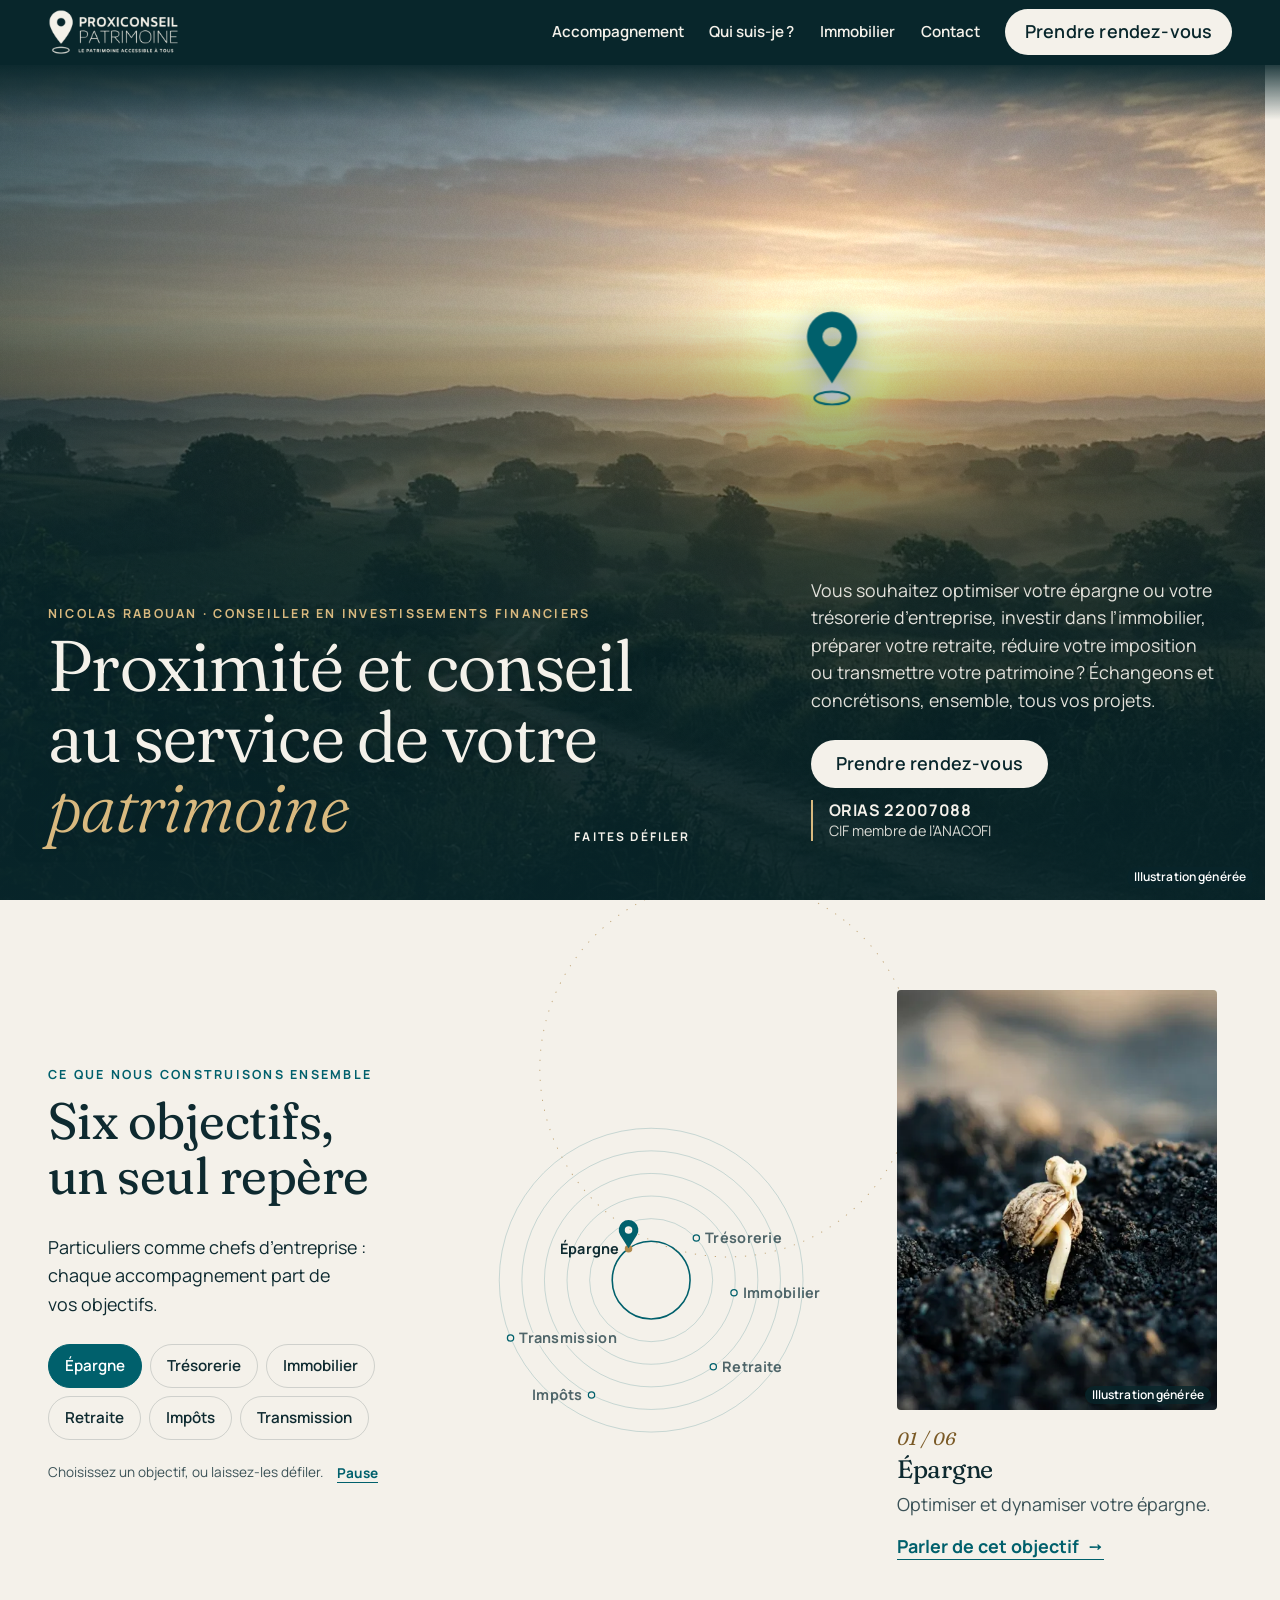
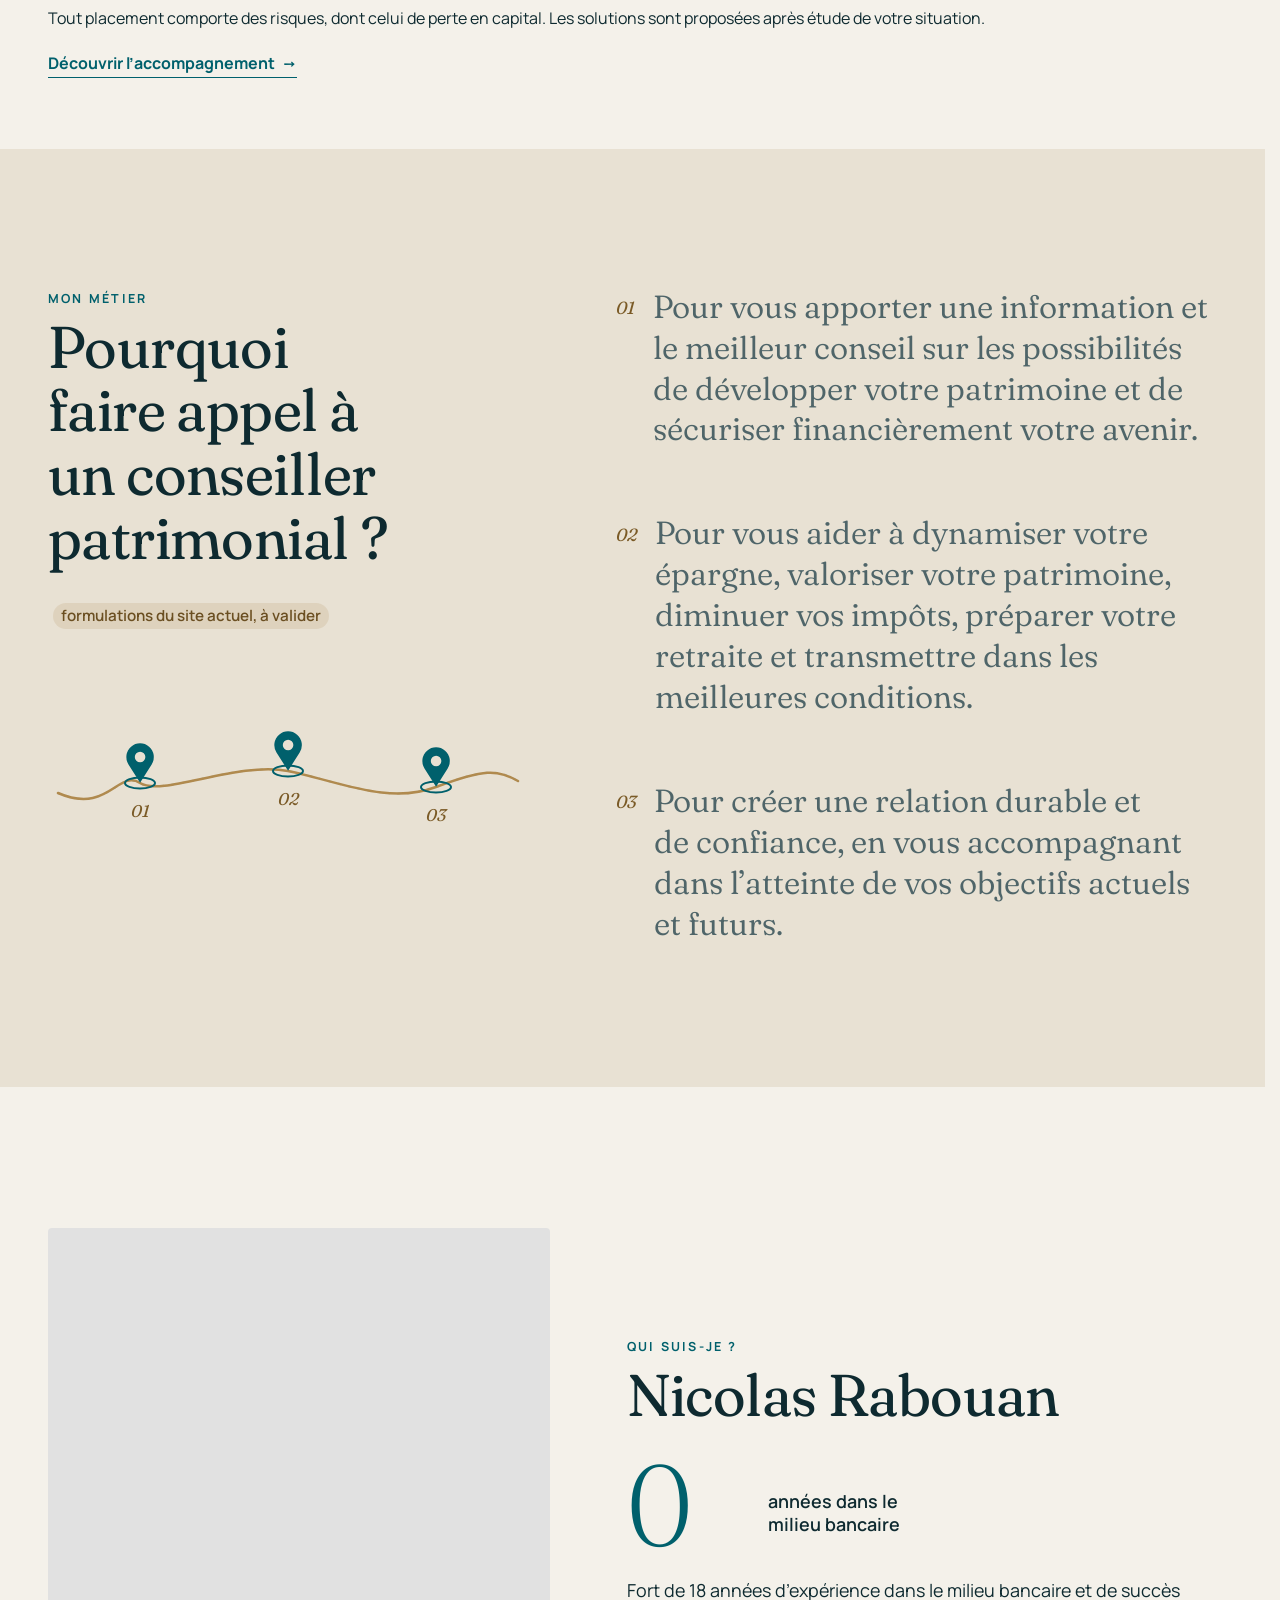
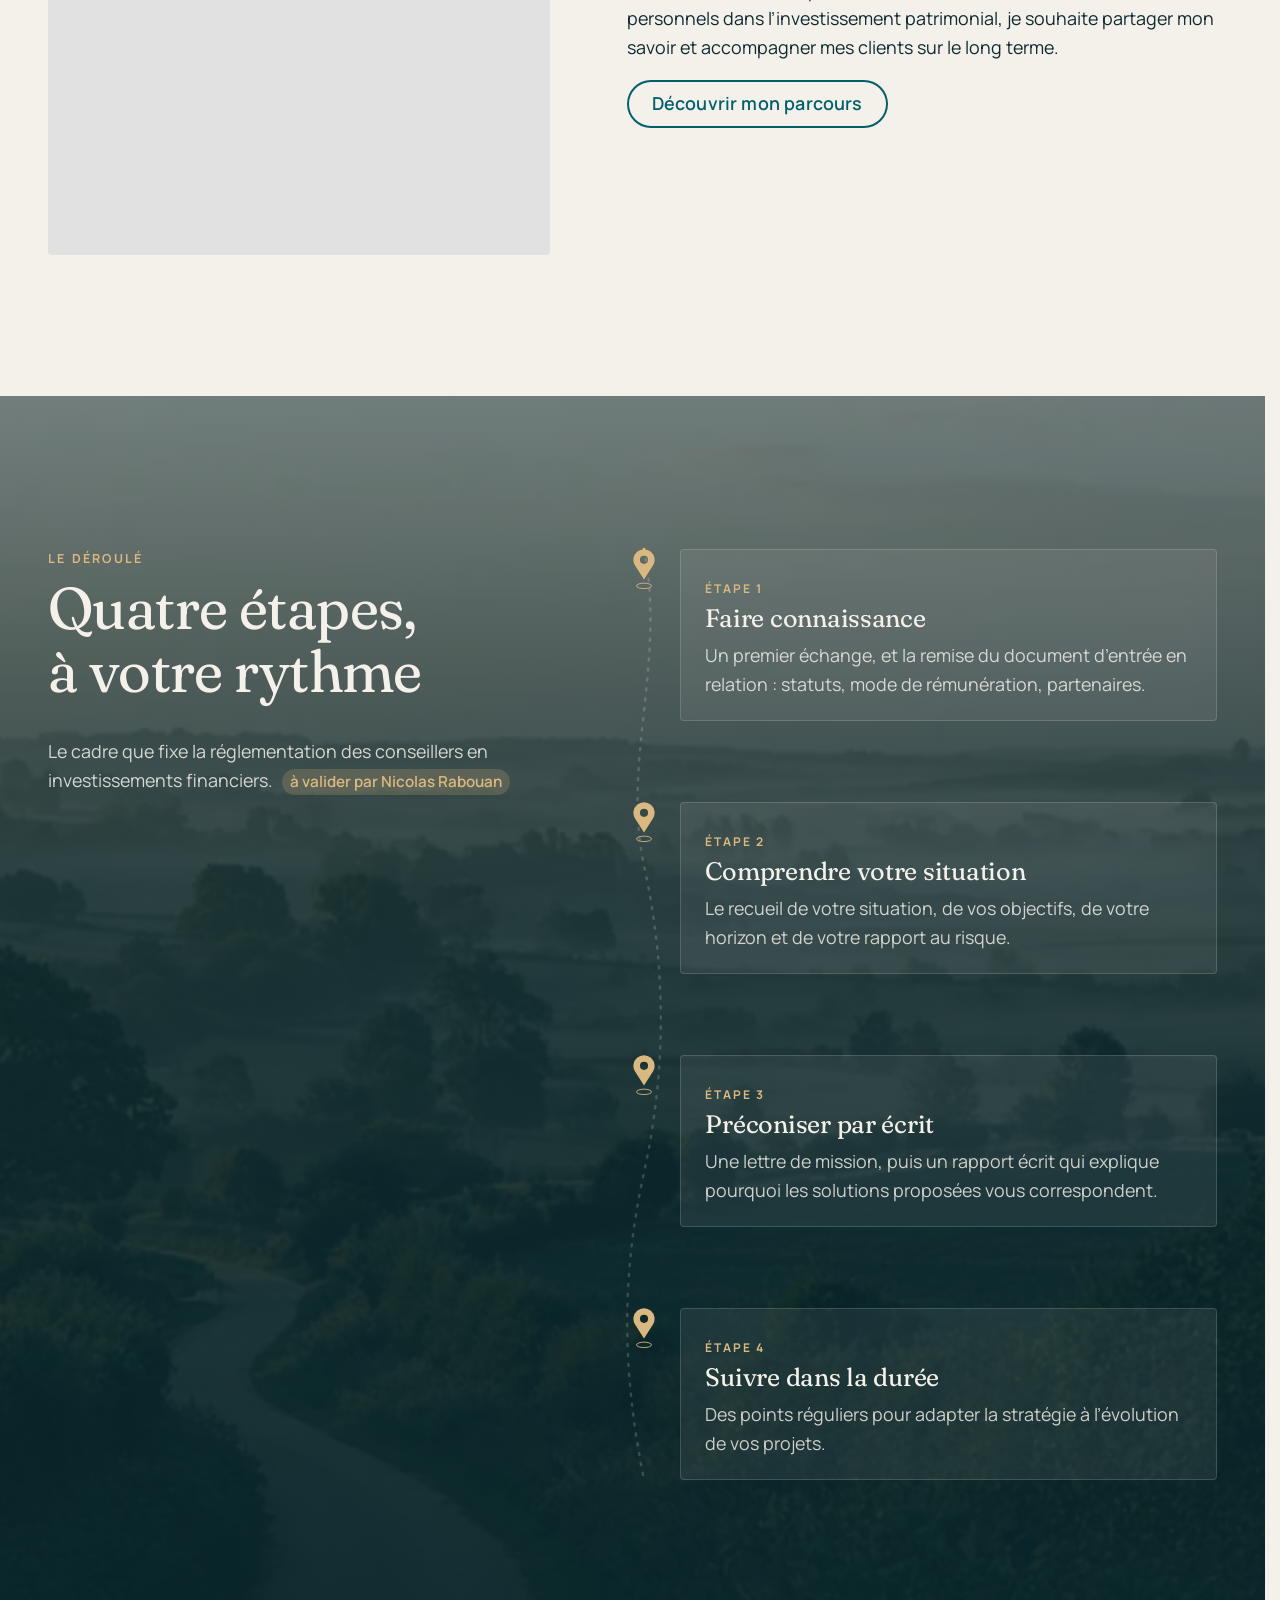
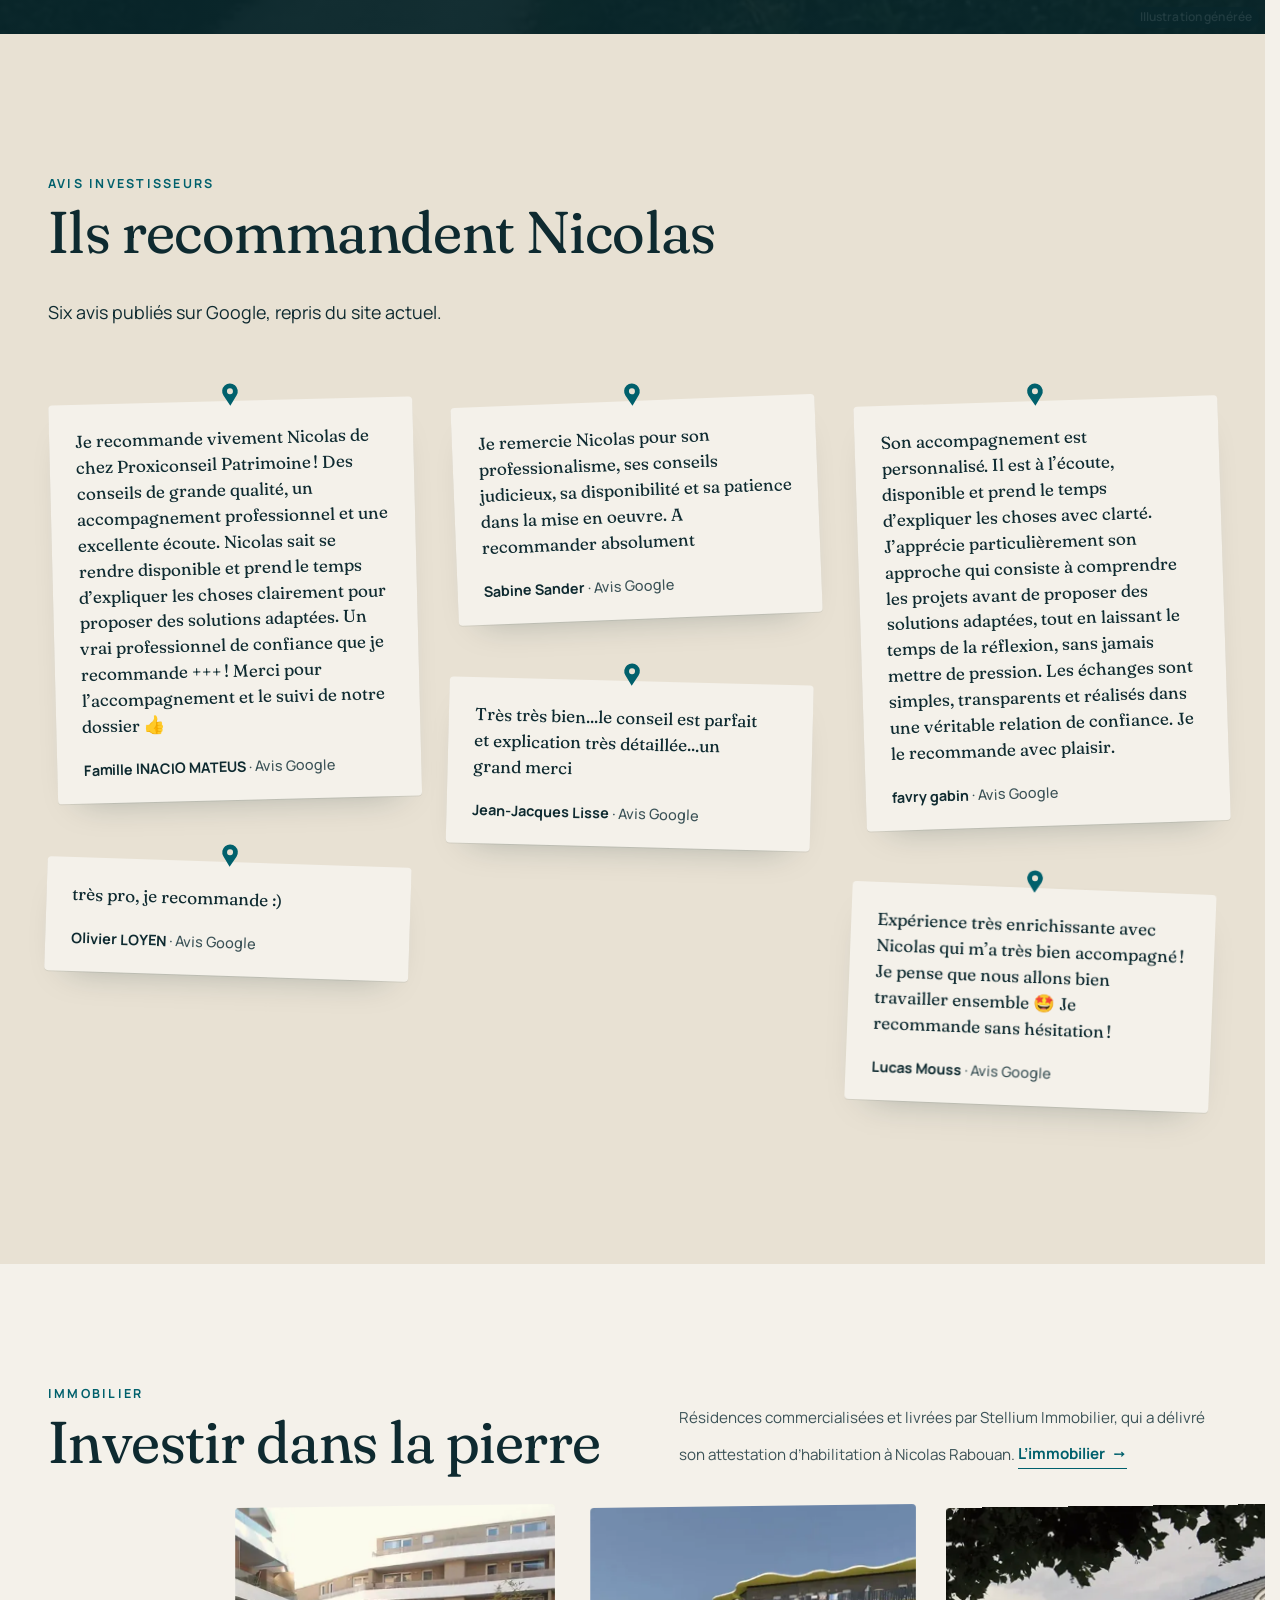
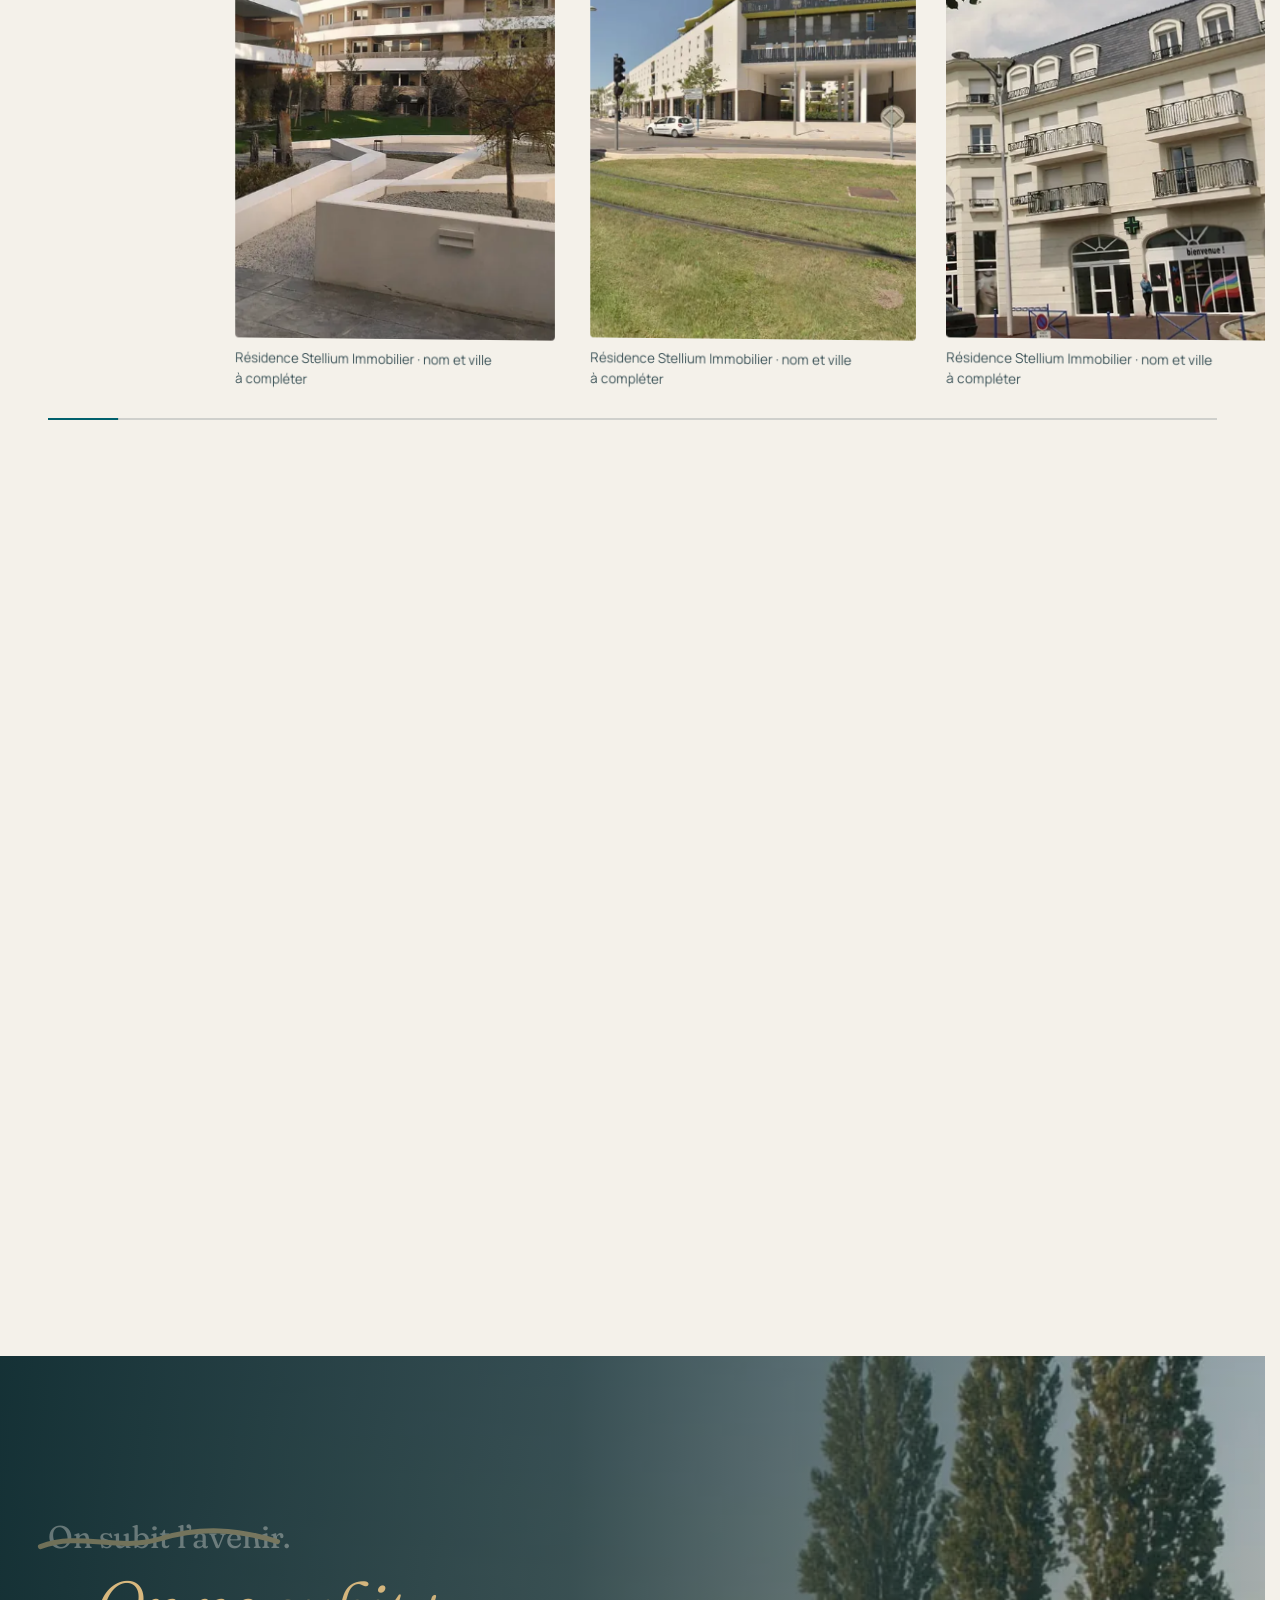
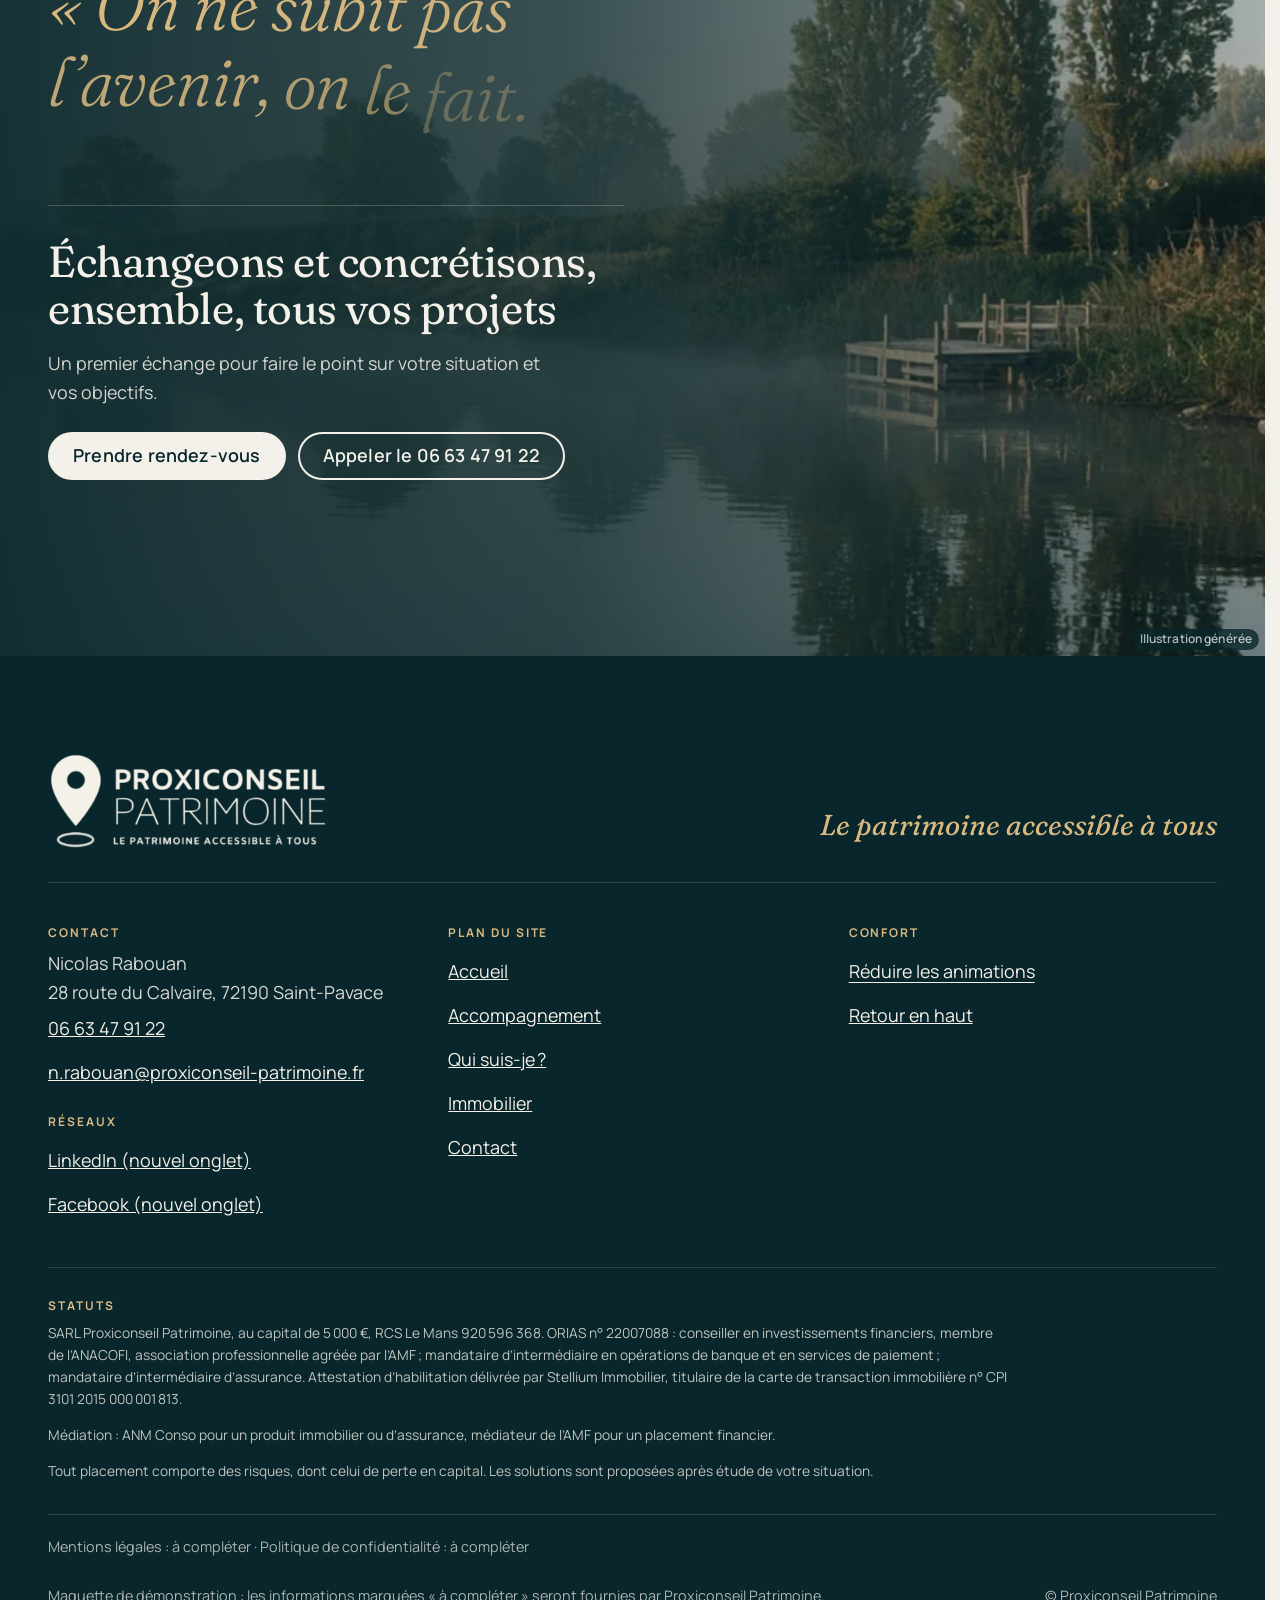
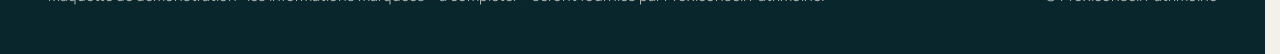
<file: index.html>
<!doctype html>
<html lang="fr" data-v="6" data-curseur>
<head>
<meta charset="utf-8">
<meta name="viewport" content="width=device-width, initial-scale=1, viewport-fit=cover">
<title>Proxiconseil Patrimoine : conseil en gestion de patrimoine au Mans</title>
<meta name="description" content="Nicolas Rabouan, conseiller en investissements financiers au Mans : épargne, trésorerie d’entreprise, immobilier, retraite, impôts et transmission.">
<meta name="robots" content="noindex, nofollow">
<link rel="canonical" href="https://proxiconseil-maquette.vercel.app/">
<style>:root{--fond:#f4f1ea;--texte:#0e2a30;--voile-fond:#08262b;--ouverture-fond:#f4f1ea;--menu-fond:#08262b}:root { --entete-h: 72px; --barres-h: 0px; } html { background: var(--fond); color: var(--texte); scrollbar-gutter: stable; } body { margin: 0; background: var(--fond); } html.js:not(.calme):not(.secours):not([data-arrivee="retour"]) [data-anime] { opacity: 0; } html.js:not(.calme):not(.secours):not([data-arrivee="retour"]) [data-anime].vu { opacity: 1; } [data-voile] { position: fixed; inset: 0; z-index: 900; background: var(--voile-fond); transform: translateY(100%); visibility: hidden; pointer-events: none; } html[data-arrivee="voile"]:not(.voile-leve):not(.calme):not(.secours) [data-voile] { transform: none; visibility: visible; } html.calme [data-voile], html.secours [data-voile] { visibility: hidden !important; } .ouverture-panneau { position: fixed; inset: 0; z-index: 850; display: none; place-content: center; justify-items: center; background: var(--ouverture-fond, var(--voile-fond)); color: var(--fond); text-align: center; } html.js[data-arrivee="intro"]:not(.calme):not(.secours):not(.intro-finie) .ouverture-panneau { display: grid; } html.defilement-bloque, html.defilement-bloque body, html.js[data-arrivee="intro"]:not(.calme):not(.secours):not(.intro-finie), html.js[data-arrivee="intro"]:not(.calme):not(.secours):not(.intro-finie) body, html[data-arrivee="voile"]:not(.voile-leve):not(.calme):not(.secours), html[data-arrivee="voile"]:not(.voile-leve):not(.calme):not(.secours) body { overflow: hidden; } html.js[data-arrivee="intro"]:not(.calme):not(.secours):not(.intro-finie) { background-color: var(--ouverture-fond, var(--voile-fond)); } html[data-arrivee="voile"]:not(.voile-leve):not(.calme):not(.secours) { background-color: var(--voile-fond); }</style>
<script>(function () {
var d = document.documentElement, ss = null, ls = null;
try { ss = window.sessionStorage; ls = window.localStorage; } catch (e) {}
d.classList.add('js');
var calme = false;
try { calme = !!ls && ls.getItem('socle:calme') === 'oui'; } catch (e) {}
if (!calme && window.matchMedia && matchMedia('(prefers-reduced-motion: reduce)').matches) calme = true;
if (calme) d.classList.add('calme');
var nav = performance.getEntriesByType ? performance.getEntriesByType('navigation')[0] : null;
var type = nav ? nav.type : 'navigate';
var depart = null;
try { depart = JSON.parse(ss.getItem('socle:depart') || 'null'); ss.removeItem('socle:depart'); } catch (e) {}
if (depart && !(Date.now() - depart.t < 15000)) depart = null;
var retourSection = false;
try { retourSection = !!ss.getItem('socle:calme-retour'); } catch (e) {}
var mode = type === 'back_forward' || retourSection ? 'retour' : type === 'reload' ? 'intro' : depart ? 'voile' : 'intro';
d.setAttribute('data-arrivee', mode);
if (mode === 'voile' && depart.couleur) d.style.setProperty('--voile-fond', depart.couleur);
if (type === 'reload' && 'scrollRestoration' in history) {
if (!retourSection) history.scrollRestoration = 'manual';
}
try {
var choisie = ls && ls.getItem('socle:langue');
var langue = (d.lang || '').slice(0, 2);
if (choisie && choisie !== langue && type === 'navigate' && !depart) {
var alt = document.querySelector('link[rel="alternate"][hreflang="' + choisie + '"]');
if (alt) location.replace(new URL(alt.href).pathname + location.search + location.hash);
}
} catch (e) {}
setTimeout(function () { if (!d.classList.contains('demarre')) d.classList.add('secours'); }, 2000);
})();</script>
<link rel="preload" href="/assets/polices/fraunces.woff2" as="font" type="font/woff2" crossorigin>
<link rel="preload" href="/assets/polices/manrope.woff2" as="font" type="font/woff2" crossorigin>
<link rel="stylesheet" href="/assets/css/socle.css?v=6">
<link rel="stylesheet" href="/assets/css/site.css?v=6">
<link rel="modulepreload" href="/assets/js/site.js?v=6">
<link rel="modulepreload" href="/assets/js/socle/index.js?v=6">
<script src="/assets/vendor/gsap.min.js" defer></script>
<script src="/assets/vendor/ScrollTrigger.min.js" defer></script>
<script src="/assets/vendor/SplitText.min.js" defer></script>
<script type="module" src="/assets/js/site.js?v=6"></script>
<meta name="theme-color" content="#f4f1ea">
<link rel="icon" href="/assets/images/favicon.svg" type="image/svg+xml">
<link rel="apple-touch-icon" href="/assets/images/apple-touch-icon.png">
<meta property="og:type" content="website">
<meta property="og:site_name" content="Proxiconseil Patrimoine">
<meta property="og:locale" content="fr_FR">
<meta property="og:title" content="Proxiconseil Patrimoine : conseil en gestion de patrimoine au Mans">
<meta property="og:description" content="Nicolas Rabouan, conseiller en investissements financiers au Mans : épargne, trésorerie d’entreprise, immobilier, retraite, impôts et transmission.">
<meta property="og:url" content="https://proxiconseil-maquette.vercel.app/">
<meta property="og:image" content="https://proxiconseil-maquette.vercel.app/assets/partage/accueil-fr.jpg">
<meta property="og:image:width" content="1200">
<meta property="og:image:height" content="630">
<meta property="og:image:alt" content="Proxiconseil Patrimoine, proximité et conseil au service de votre patrimoine, au Mans">
<meta name="twitter:card" content="summary_large_image">
<script type="application/ld+json">{"@context":"https://schema.org","@type":"FinancialService","name":"Proxiconseil Patrimoine","legalName":"SARL Proxiconseil Patrimoine","slogan":"Le patrimoine accessible à tous","url":"https://proxiconseil-maquette.vercel.app/","logo":"https://proxiconseil-maquette.vercel.app/assets/images/logo-complet.png","telephone":"+33663479122","email":"n.rabouan@proxiconseil-patrimoine.fr","address":{"@type":"PostalAddress","streetAddress":"28 route du Calvaire","postalCode":"72190","addressLocality":"Saint-Pavace","addressCountry":"FR"},"areaServed":"Le Mans","employee":{"@type":"Person","name":"Nicolas Rabouan","jobTitle":"Conseiller en investissements financiers"},"identifier":[{"@type":"PropertyValue","propertyID":"ORIAS","value":"22007088"},{"@type":"PropertyValue","propertyID":"RCS Le Mans","value":"920 596 368"}],"sameAs":["https://www.linkedin.com/in/nicolas-rabouan-7a981812a/","https://www.facebook.com/profile.php?id=100094350663130"],"description":"Conseil en gestion de patrimoine au Mans : épargne et trésorerie d'entreprise, immobilier, retraite, fiscalité à titre privé et professionnel, transmission."}</script>
</head>
<body id="haut">
<div data-voile aria-hidden="true"><div class="voile-contenu"><img src="/assets/images/repere-clair.svg" alt="" width="40" height="74"><span data-voile-libelle>Accueil</span></div></div>
<div class="ouverture-panneau" data-ouverture aria-hidden="true">
  <div class="ouverture-scene">
    <span class="ouverture-onde"></span><span class="ouverture-onde"></span><span class="ouverture-onde"></span>
    <svg class="repere ouverture-repere" viewBox="0 0 128 236" aria-hidden="true" focusable="false"><g class="repere-corps"><path fill="currentColor" fill-rule="evenodd" d="M11.26 97.53A62.5 62.5 0 1 1 116.74 97.53L64 180.5ZM88 64A24 24 0 1 0 40 64A24 24 0 1 0 88 64Z"/></g><ellipse class="repere-ombre" cx="64" cy="217.5" rx="44" ry="16" fill="none" stroke="currentColor" stroke-width="5"/></svg>
  </div>
  <img class="ouverture-nom" src="/assets/images/logo-texte.webp" alt="" width="547" height="201">
</div>
<a class="evitement" href="#contenu">Aller au contenu</a>
<header data-entete>
  <div class="entete-rangee">
    <a class="entete-logo" href="/" data-libelle="Accueil" aria-current="page">
      <img src="/assets/images/logo-complet.webp" alt="" width="720" height="252"><span class="visuellement-cache">Proxiconseil Patrimoine</span>
    </a>
    <nav data-nav aria-label="Navigation principale">
      <ul><li><a href="/accompagnement" data-libelle="Accompagnement">Accompagnement</a></li><li><a href="/qui-suis-je" data-libelle="Qui suis-je ?">Qui suis-je ?</a></li><li><a href="/immobilier" data-libelle="Immobilier">Immobilier</a></li><li><a href="/contact" data-libelle="Contact">Contact</a></li></ul>
    </nav>
    <div class="entete-actions">
      <a class="bouton" href="/contact#rendez-vous" data-libelle="Contact">Prendre rendez-vous</a>
      <button type="button" data-menu-bouton aria-controls="menu" aria-expanded="false" data-libelle-ouvrir="Menu" data-libelle-fermer="Fermer"><span data-libelle-bouton>Menu</span></button>
    </div>
  </div>
</header>
<div id="menu" data-menu role="dialog" aria-modal="true" aria-label="Menu">
  <ul><li style="--i:0"><a href="/" class="menu-lien" data-libelle="Accueil" aria-current="page">Accueil</a></li><li style="--i:1"><a href="/accompagnement" class="menu-lien" data-libelle="Accompagnement">Accompagnement</a></li><li style="--i:2"><a href="/qui-suis-je" class="menu-lien" data-libelle="Qui suis-je ?">Qui suis-je ?</a></li><li style="--i:3"><a href="/immobilier" class="menu-lien" data-libelle="Immobilier">Immobilier</a></li><li style="--i:4"><a href="/contact" class="menu-lien" data-libelle="Contact">Contact</a></li></ul>
  <p><a class="bouton" href="tel:+33663479122">Appeler 06 63 47 91 22</a></p>
  <p><button type="button" class="lien" data-calme-bascule data-libelle-reduire="Réduire les animations" data-libelle-retablir="Rétablir les animations" data-libelle-systeme="Animations réduites par le réglage de votre appareil"><span data-libelle-bouton>Réduire les animations</span></button></p>
</div>
<main id="contenu" tabindex="-1" data-page="accueil">
<section class="hero" id="debut" data-plein-ecran>
  <div class="hero-scene" data-effet="horizon-vivant" data-souris data-soleil="0.6413 0.445" data-soleil-mobile="0.6365 0.446" data-horizon="0.445">
    <figure class="media hero-media" data-grok style="--cadrage:50% 50%">
  <picture><source media="(max-width: 760px) and (orientation: portrait)" srcset="/assets/images/grok/hero-horizon-mobile-480.webp 480w, /assets/images/grok/hero-horizon-mobile-640.webp 640w, /assets/images/grok/hero-horizon-mobile-960.webp 960w, /assets/images/grok/hero-horizon-mobile-1170.webp 1170w" sizes="100vw">
    <img src="/assets/images/grok/hero-horizon-1280.webp" srcset="/assets/images/grok/hero-horizon-640.webp 640w, /assets/images/grok/hero-horizon-1280.webp 1280w, /assets/images/grok/hero-horizon-1752.webp 1752w" sizes="100vw" alt="Lever de soleil sur un bocage vallonné, un chemin de terre mène vers l’horizon" width="1280" height="859" fetchpriority="high" loading="eager" decoding="async">
  </picture><figcaption class="mention-ia">Illustration générée</figcaption>
</figure>
    <canvas class="hero-gl" aria-hidden="true" data-audit-ignorer></canvas>
    <div class="hero-pose" aria-hidden="true">
      <span class="hero-onde"></span><span class="hero-onde"></span><span class="hero-onde"></span>
      <svg class="repere hero-repere" viewBox="0 0 128 236" aria-hidden="true" focusable="false" data-effet="repere-horizon"><g class="repere-corps"><path fill="currentColor" fill-rule="evenodd" d="M11.26 97.53A62.5 62.5 0 1 1 116.74 97.53L64 180.5ZM88 64A24 24 0 1 0 40 64A24 24 0 1 0 88 64Z"/></g><ellipse class="repere-ombre" cx="64" cy="217.5" rx="44" ry="16" fill="none" stroke="currentColor" stroke-width="5"/></svg>
    </div>
  </div>
  <div class="hero-texte conteneur">
    <div class="hero-titrage">
      <p class="surtitre" data-anime="gsap">Nicolas Rabouan · Conseiller en investissements financiers</p>
      <h1 class="hero-titre"><span class="ligne-masque"><span data-anime="gsap" class="hero-ligne">Proximité et conseil</span></span><span class="ligne-masque"><span data-anime="gsap" class="hero-ligne">au service de votre</span></span><span class="ligne-masque"><span data-anime="gsap" class="hero-ligne"><em>patrimoine</em></span></span></h1>
    </div>
    <div class="hero-cote">
      <p class="hero-intro" data-anime="gsap">Vous souhaitez optimiser votre épargne ou votre trésorerie d’entreprise, investir dans l’immobilier, préparer votre retraite, réduire votre imposition ou transmettre votre patrimoine ? Échangeons et concrétisons, ensemble, tous vos projets.</p>
      <p class="hero-actions" data-anime="gsap">
        <a href="/contact#rendez-vous" class="bouton bouton--clair" data-libelle="Contact" data-action-principale data-survol="magnetique">Prendre rendez-vous</a>
        <span class="hero-info" data-info-cle><strong>ORIAS 22007088</strong> <span>CIF membre de l’ANACOFI</span></span>
      </p>
    </div>
  </div>
  <a class="hero-defiler" href="#objectifs" data-anime="gsap"><span>Faites défiler</span></a>
</section>
<section class="objectifs" id="objectifs" data-objectifs>
  <div class="objectifs-grille conteneur">
    <div class="objectifs-tete">
      <p class="surtitre" data-anime>Ce que nous construisons ensemble</p>
      <h2 data-anime="lignes">Six objectifs, un seul repère</h2>
      <p data-anime>Particuliers comme chefs d’entreprise : chaque accompagnement part de vos objectifs.</p>
      <div class="objectifs-choix" role="group" aria-label="Les six objectifs" data-anime="cascade">
        <button type="button" class="objectif-choix" data-objectif-choix="0" aria-controls="objectif-epargne" aria-pressed="true"><span>Épargne</span><span class="objectif-choix-temps" aria-hidden="true"></span></button><button type="button" class="objectif-choix" data-objectif-choix="1" aria-controls="objectif-tresorerie" aria-pressed="false"><span>Trésorerie</span><span class="objectif-choix-temps" aria-hidden="true"></span></button><button type="button" class="objectif-choix" data-objectif-choix="2" aria-controls="objectif-immobilier" aria-pressed="false"><span>Immobilier</span><span class="objectif-choix-temps" aria-hidden="true"></span></button><button type="button" class="objectif-choix" data-objectif-choix="3" aria-controls="objectif-retraite" aria-pressed="false"><span>Retraite</span><span class="objectif-choix-temps" aria-hidden="true"></span></button><button type="button" class="objectif-choix" data-objectif-choix="4" aria-controls="objectif-impots" aria-pressed="false"><span>Impôts</span><span class="objectif-choix-temps" aria-hidden="true"></span></button><button type="button" class="objectif-choix" data-objectif-choix="5" aria-controls="objectif-transmission" aria-pressed="false"><span>Transmission</span><span class="objectif-choix-temps" aria-hidden="true"></span></button>
      </div>
      <p class="objectifs-consigne"><span>Choisissez un objectif, ou laissez-les défiler.</span> <button type="button" class="objectifs-pause" data-objectifs-pause aria-pressed="false" data-pause="Pause" data-lecture="Lecture">Pause</button></p>
    </div>
    <div class="objectifs-schema" data-visuel><svg class="anneaux " viewBox="-330 -330 660 660" role="img" aria-label="Six anneaux autour du repère, un objectif sur chacun" data-effet="anneaux-objectifs">
  <g class="anneau" data-i="0" data-cle="epargne">
      <circle class="anneau-cercle" r="62" fill="none"/>
      <circle class="anneau-point" cx="-36" cy="-50" r="5" data-repere/>
      <text class="anneau-nom" x="-50" y="-42" text-anchor="end">Épargne</text>
    </g><g class="anneau" data-i="1" data-cle="tresorerie">
      <circle class="anneau-cercle" r="98" fill="none"/>
      <circle class="anneau-point" cx="72" cy="-67" r="5" data-repere/>
      <text class="anneau-nom" x="86" y="-59" text-anchor="start">Trésorerie</text>
    </g><g class="anneau" data-i="2" data-cle="immobilier">
      <circle class="anneau-cercle" r="134" fill="none"/>
      <circle class="anneau-point" cx="132" cy="20" r="5" data-repere/>
      <text class="anneau-nom" x="146" y="28" text-anchor="start">Immobilier</text>
    </g><g class="anneau" data-i="3" data-cle="retraite">
      <circle class="anneau-cercle" r="170" fill="none"/>
      <circle class="anneau-point" cx="99" cy="138" r="5" data-repere/>
      <text class="anneau-nom" x="113" y="146" text-anchor="start">Retraite</text>
    </g><g class="anneau" data-i="4" data-cle="impots">
      <circle class="anneau-cercle" r="206" fill="none"/>
      <circle class="anneau-point" cx="-95" cy="183" r="5" data-repere/>
      <text class="anneau-nom" x="-109" y="191" text-anchor="end">Impôts</text>
    </g><g class="anneau" data-i="5" data-cle="transmission">
      <circle class="anneau-cercle" r="242" fill="none"/>
      <circle class="anneau-point" cx="-224" cy="92" r="5" data-repere/>
      <text class="anneau-nom" x="-210" y="100" text-anchor="start">Transmission</text>
    </g>
  <circle class="anneaux-deco" r="300" fill="none"/>
  <g class="anneaux-curseur"><circle class="anneaux-onde" r="14" fill="none"/><g class="anneaux-saut"><g class="anneaux-repere" transform="translate(-16 -46) scale(.25)"><path fill="currentColor" fill-rule="evenodd" d="M11.26 97.53A62.5 62.5 0 1 1 116.74 97.53L64 180.5ZM88 64A24 24 0 1 0 40 64A24 24 0 1 0 88 64Z"/></g></g></g>
</svg></div>
    <ol class="objectifs-liste" aria-live="off">
      <li class="objectif actif" data-i="0" id="objectif-epargne">
        <figure class="media objectif-media" data-grok style="--cadrage:50% 55%">
  <picture>
    <img src="/assets/images/grok/objectif-epargne-784.webp" srcset="/assets/images/grok/objectif-epargne-480.webp 480w, /assets/images/grok/objectif-epargne-640.webp 640w, /assets/images/grok/objectif-epargne-784.webp 784w" sizes="(max-width: 760px) 90vw, 30vw" alt="Graine qui germe dans une terre sombre" width="784" height="980" loading="lazy" decoding="async">
  </picture><figcaption class="mention-ia">Illustration générée</figcaption>
</figure>
        <div class="objectif-texte"><span class="objectif-num">01 / 06</span><h3>Épargne</h3><p>Optimiser et dynamiser votre épargne.</p><a href="/contact?sujet=epargne#rendez-vous" class="lien-fleche" data-libelle="Contact">Parler de cet objectif</a></div>
      </li><li class="objectif" data-i="1" id="objectif-tresorerie">
        <figure class="media objectif-media" data-grok style="--cadrage:50% 50%">
  <picture>
    <img src="/assets/images/grok/objectif-tresorerie-784.webp" srcset="/assets/images/grok/objectif-tresorerie-480.webp 480w, /assets/images/grok/objectif-tresorerie-640.webp 640w, /assets/images/grok/objectif-tresorerie-784.webp 784w" sizes="(max-width: 760px) 90vw, 30vw" alt="Atelier d’une petite entreprise, vide, au petit matin" width="784" height="980" loading="lazy" decoding="async">
  </picture><figcaption class="mention-ia">Illustration générée</figcaption>
</figure>
        <div class="objectif-texte"><span class="objectif-num">02 / 06</span><h3>Trésorerie d’entreprise</h3><p>Optimiser la trésorerie de votre entreprise.</p><a href="/contact?sujet=tresorerie#rendez-vous" class="lien-fleche" data-libelle="Contact">Parler de cet objectif</a></div>
      </li><li class="objectif" data-i="2" id="objectif-immobilier">
        <figure class="media objectif-media" data-grok style="--cadrage:50% 45%">
  <picture>
    <img src="/assets/images/grok/objectif-immobilier-784.webp" srcset="/assets/images/grok/objectif-immobilier-480.webp 480w, /assets/images/grok/objectif-immobilier-640.webp 640w, /assets/images/grok/objectif-immobilier-784.webp 784w" sizes="(max-width: 760px) 90vw, 30vw" alt="Façade de maison de ville en tuffeau aux volets gris clair" width="784" height="980" loading="lazy" decoding="async">
  </picture><figcaption class="mention-ia">Illustration générée</figcaption>
</figure>
        <div class="objectif-texte"><span class="objectif-num">03 / 06</span><h3>Immobilier</h3><p>Investir dans l’immobilier et valoriser votre patrimoine.</p><a href="/contact?sujet=immobilier#rendez-vous" class="lien-fleche" data-libelle="Contact">Parler de cet objectif</a></div>
      </li><li class="objectif" data-i="3" id="objectif-retraite">
        <figure class="media objectif-media" data-grok style="--cadrage:50% 60%">
  <picture>
    <img src="/assets/images/grok/objectif-retraite-784.webp" srcset="/assets/images/grok/objectif-retraite-480.webp 480w, /assets/images/grok/objectif-retraite-640.webp 640w, /assets/images/grok/objectif-retraite-784.webp 784w" sizes="(max-width: 760px) 90vw, 30vw" alt="Chaise de jardin en bois sous un vieux pommier" width="784" height="980" loading="lazy" decoding="async">
  </picture><figcaption class="mention-ia">Illustration générée</figcaption>
</figure>
        <div class="objectif-texte"><span class="objectif-num">04 / 06</span><h3>Retraite</h3><p>Préparer votre retraite.</p><a href="/contact?sujet=retraite#rendez-vous" class="lien-fleche" data-libelle="Contact">Parler de cet objectif</a></div>
      </li><li class="objectif" data-i="4" id="objectif-impots">
        <figure class="media objectif-media" data-grok style="--cadrage:50% 55%">
  <picture>
    <img src="/assets/images/grok/objectif-impots-784.webp" srcset="/assets/images/grok/objectif-impots-480.webp 480w, /assets/images/grok/objectif-impots-640.webp 640w, /assets/images/grok/objectif-impots-784.webp 784w" sizes="(max-width: 760px) 90vw, 30vw" alt="Dossier fermé par une sangle sous une lampe de bureau en laiton" width="784" height="980" loading="lazy" decoding="async">
  </picture><figcaption class="mention-ia">Illustration générée</figcaption>
</figure>
        <div class="objectif-texte"><span class="objectif-num">05 / 06</span><h3>Impôts</h3><p>Réduire votre imposition, à titre privé comme professionnel.</p><a href="/contact?sujet=impots#rendez-vous" class="lien-fleche" data-libelle="Contact">Parler de cet objectif</a></div>
      </li><li class="objectif" data-i="5" id="objectif-transmission">
        <figure class="media objectif-media" data-grok style="--cadrage:50% 55%">
  <picture>
    <img src="/assets/images/grok/objectif-transmission-784.webp" srcset="/assets/images/grok/objectif-transmission-480.webp 480w, /assets/images/grok/objectif-transmission-640.webp 640w, /assets/images/grok/objectif-transmission-784.webp 784w" sizes="(max-width: 760px) 90vw, 30vw" alt="Clé ancienne posée sur un buffet en noyer" width="784" height="980" loading="lazy" decoding="async">
  </picture><figcaption class="mention-ia">Illustration générée</figcaption>
</figure>
        <div class="objectif-texte"><span class="objectif-num">06 / 06</span><h3>Transmission</h3><p>Transmettre efficacement votre patrimoine immobilier et financier.</p><a href="/contact?sujet=transmission#rendez-vous" class="lien-fleche" data-libelle="Contact">Parler de cet objectif</a></div>
      </li>
    </ol>
  </div>
  <p class="objectifs-pied conteneur"><span class="objectifs-risque">Tout placement comporte des risques, dont celui de perte en capital. Les solutions sont proposées après étude de votre situation.</span> <a href="/accompagnement" class="lien-fleche" data-libelle="Accompagnement">Découvrir l’accompagnement</a></p>
</section>
<section class="raisons" id="raisons">
  <div class="raisons-grille conteneur">
    <div class="raisons-tete">
      <p class="surtitre" data-anime>Mon métier</p>
      <h2 data-anime="lignes">Pourquoi faire appel à un conseiller patrimonial ?</h2>
      <p class="raisons-note" data-anime><span class="a-valider">formulations du site actuel, à valider</span></p>
      <svg class="raisons-chemin" viewBox="0 0 480 170" aria-hidden="true" data-effet="reperes-raisons" data-visuel>
        <path class="raisons-trace-fond" d="M10 128 C 60 150, 70 104, 92 118 S 190 96, 240 106 S 340 140, 388 122 S 450 104, 470 116"/>
        <path class="raisons-trace" pathLength="1" d="M10 128 C 60 150, 70 104, 92 118 S 190 96, 240 106 S 340 140, 388 122 S 450 104, 470 116"/>
        <g class="raisons-repere" data-i="0" transform="translate(92 118)"><ellipse class="raisons-ombre" rx="15" ry="5.5"/><g class="raisons-pin"><g transform="translate(-14 -40) scale(.22)"><path fill="currentColor" fill-rule="evenodd" d="M11.26 97.53A62.5 62.5 0 1 1 116.74 97.53L64 180.5ZM88 64A24 24 0 1 0 40 64A24 24 0 1 0 88 64Z"/></g></g><text class="raisons-n" y="34" text-anchor="middle">01</text></g><g class="raisons-repere" data-i="1" transform="translate(240 106)"><ellipse class="raisons-ombre" rx="15" ry="5.5"/><g class="raisons-pin"><g transform="translate(-14 -40) scale(.22)"><path fill="currentColor" fill-rule="evenodd" d="M11.26 97.53A62.5 62.5 0 1 1 116.74 97.53L64 180.5ZM88 64A24 24 0 1 0 40 64A24 24 0 1 0 88 64Z"/></g></g><text class="raisons-n" y="34" text-anchor="middle">02</text></g><g class="raisons-repere" data-i="2" transform="translate(388 122)"><ellipse class="raisons-ombre" rx="15" ry="5.5"/><g class="raisons-pin"><g transform="translate(-14 -40) scale(.22)"><path fill="currentColor" fill-rule="evenodd" d="M11.26 97.53A62.5 62.5 0 1 1 116.74 97.53L64 180.5ZM88 64A24 24 0 1 0 40 64A24 24 0 1 0 88 64Z"/></g></g><text class="raisons-n" y="34" text-anchor="middle">03</text></g>
      </svg>
    </div>
    <ol class="raisons-liste">
      <li data-i="0"><span class="raisons-num" aria-hidden="true">01</span><p class="manifeste" data-effet="manifeste">Pour vous apporter une information et le meilleur conseil sur les possibilités de développer votre patrimoine et de sécuriser financièrement votre avenir.</p></li>
      <li data-i="1"><span class="raisons-num" aria-hidden="true">02</span><p class="manifeste" data-effet="manifeste">Pour vous aider à dynamiser votre épargne, valoriser votre patrimoine, diminuer vos impôts, préparer votre retraite et transmettre dans les meilleures conditions.</p></li>
      <li data-i="2"><span class="raisons-num" aria-hidden="true">03</span><p class="manifeste" data-effet="manifeste">Pour créer une relation durable et de confiance, en vous accompagnant dans l’atteinte de vos objectifs actuels et futurs.</p></li>
    </ol>
  </div>
</section>
<section class="apercu conteneur" id="qui">
  <figure class="media apercu-media" data-anime="rideau" style="--cadrage:52% 35%">
  <picture><source media="(max-width: 760px) and (orientation: portrait)" srcset="/assets/images/portrait-mobile-480.webp 480w, /assets/images/portrait-mobile-640.webp 640w, /assets/images/portrait-mobile-960.webp 960w" sizes="(max-width: 760px) 90vw, 38vw">
    <img src="/assets/images/portrait-1600.webp" srcset="/assets/images/portrait-480.webp 480w, /assets/images/portrait-640.webp 640w, /assets/images/portrait-784.webp 784w, /assets/images/portrait-1134.webp 1134w, /assets/images/portrait-1600.webp 1600w" sizes="(max-width: 760px) 90vw, 38vw" alt="Nicolas Rabouan, portrait en noir et blanc" width="1600" height="1508" loading="lazy" decoding="async">
  </picture>
</figure>
  <div class="apercu-texte">
    <p class="surtitre" data-anime>Qui suis-je ?</p>
    <h2 data-anime="lignes">Nicolas Rabouan</h2>
    <p class="apercu-chiffre" data-anime><strong data-compteur="18">18</strong> <span>années dans le milieu bancaire</span></p>
    <p data-anime>Fort de 18 années d’expérience dans le milieu bancaire et de succès personnels dans l’investissement patrimonial, je souhaite partager mon savoir et accompagner mes clients sur le long terme.</p>
    <p data-anime><a href="/qui-suis-je" class="bouton bouton--contour" data-libelle="Qui suis-je ?" data-survol="magnetique">Découvrir mon parcours</a></p>
  </div>
</section>
<section class="deroule" id="deroule">
  <figure class="media deroule-fond" data-grok data-fx="parallaxe" data-fx-force="12" style="--cadrage:50% 60%">
  <picture>
    <img src="/assets/images/grok/deroule-chemin-1280.webp" srcset="/assets/images/grok/deroule-chemin-640.webp 640w, /assets/images/grok/deroule-chemin-1280.webp 1280w, /assets/images/grok/deroule-chemin-1752.webp 1752w" sizes="100vw" alt="Quatre étapes, à votre rythme" width="1280" height="720" loading="lazy" decoding="async">
  </picture><figcaption class="mention-ia">Illustration générée</figcaption>
</figure>
  <div class="deroule-contenu conteneur">
    <div class="deroule-tete">
      <p class="surtitre" data-anime>Le déroulé</p>
      <h2 data-anime="lignes">Quatre étapes, à votre rythme</h2>
      <p data-anime>Le cadre que fixe la réglementation des conseillers en investissements financiers. <span class="a-valider">à valider par Nicolas Rabouan</span></p>
    </div>
    <div class="itineraire" data-effet="itineraire-etapes">
      <svg class="itineraire-trace" viewBox="0 0 100 1000" preserveAspectRatio="none" aria-hidden="true"><path class="itineraire-fond" d="M50 0 C 90 120, 10 230, 50 340 S 90 560, 50 670 S 10 880, 50 1000"/><path class="itineraire-chemin" d="M50 0 C 90 120, 10 230, 50 340 S 90 560, 50 670 S 10 880, 50 1000"/></svg>
      <ol class="itineraire-etapes">
        <li class="etape" data-i="0"><span class="etape-repere" aria-hidden="true"><svg class="repere etape-pin" viewBox="0 0 128 236" aria-hidden="true" focusable="false"><g class="repere-corps"><path fill="currentColor" fill-rule="evenodd" d="M11.26 97.53A62.5 62.5 0 1 1 116.74 97.53L64 180.5ZM88 64A24 24 0 1 0 40 64A24 24 0 1 0 88 64Z"/></g><ellipse class="repere-ombre" cx="64" cy="217.5" rx="44" ry="16" fill="none" stroke="currentColor" stroke-width="5"/></svg></span><div class="etape-carte"><span class="etape-num">Étape 1</span><h3>Faire connaissance</h3><p>Un premier échange, et la remise du document d’entrée en relation : statuts, mode de rémunération, partenaires.</p></div></li><li class="etape" data-i="1"><span class="etape-repere" aria-hidden="true"><svg class="repere etape-pin" viewBox="0 0 128 236" aria-hidden="true" focusable="false"><g class="repere-corps"><path fill="currentColor" fill-rule="evenodd" d="M11.26 97.53A62.5 62.5 0 1 1 116.74 97.53L64 180.5ZM88 64A24 24 0 1 0 40 64A24 24 0 1 0 88 64Z"/></g><ellipse class="repere-ombre" cx="64" cy="217.5" rx="44" ry="16" fill="none" stroke="currentColor" stroke-width="5"/></svg></span><div class="etape-carte"><span class="etape-num">Étape 2</span><h3>Comprendre votre situation</h3><p>Le recueil de votre situation, de vos objectifs, de votre horizon et de votre rapport au risque.</p></div></li><li class="etape" data-i="2"><span class="etape-repere" aria-hidden="true"><svg class="repere etape-pin" viewBox="0 0 128 236" aria-hidden="true" focusable="false"><g class="repere-corps"><path fill="currentColor" fill-rule="evenodd" d="M11.26 97.53A62.5 62.5 0 1 1 116.74 97.53L64 180.5ZM88 64A24 24 0 1 0 40 64A24 24 0 1 0 88 64Z"/></g><ellipse class="repere-ombre" cx="64" cy="217.5" rx="44" ry="16" fill="none" stroke="currentColor" stroke-width="5"/></svg></span><div class="etape-carte"><span class="etape-num">Étape 3</span><h3>Préconiser par écrit</h3><p>Une lettre de mission, puis un rapport écrit qui explique pourquoi les solutions proposées vous correspondent.</p></div></li><li class="etape" data-i="3"><span class="etape-repere" aria-hidden="true"><svg class="repere etape-pin" viewBox="0 0 128 236" aria-hidden="true" focusable="false"><g class="repere-corps"><path fill="currentColor" fill-rule="evenodd" d="M11.26 97.53A62.5 62.5 0 1 1 116.74 97.53L64 180.5ZM88 64A24 24 0 1 0 40 64A24 24 0 1 0 88 64Z"/></g><ellipse class="repere-ombre" cx="64" cy="217.5" rx="44" ry="16" fill="none" stroke="currentColor" stroke-width="5"/></svg></span><div class="etape-carte"><span class="etape-num">Étape 4</span><h3>Suivre dans la durée</h3><p>Des points réguliers pour adapter la stratégie à l’évolution de vos projets.</p></div></li>
      </ol>
    </div>
  </div>
</section>
<section class="avis" id="avis">
  <div class="conteneur avis-tete">
    <p class="surtitre" data-anime>Avis investisseurs</p>
    <h2 data-anime="lignes">Ils recommandent Nicolas</h2>
    <p data-anime>Six avis publiés sur Google, repris du site actuel.</p>
  </div>
  <ul class="avis-liste conteneur" data-effet="avis-epingles" data-visuel data-bande-mobile tabindex="0" aria-label="Avis Google, à faire glisser">
    <li class="avis-carte" style="--i:0"><svg class="repere avis-pin" viewBox="0 0 128 236" aria-hidden="true" focusable="false"><g class="repere-corps"><path fill="currentColor" fill-rule="evenodd" d="M11.26 97.53A62.5 62.5 0 1 1 116.74 97.53L64 180.5ZM88 64A24 24 0 1 0 40 64A24 24 0 1 0 88 64Z"/></g><ellipse class="repere-ombre" cx="64" cy="217.5" rx="44" ry="16" fill="none" stroke="currentColor" stroke-width="5"/></svg><div class="avis-corps"><blockquote><p>Je recommande vivement Nicolas de chez Proxiconseil Patrimoine ! Des conseils de grande qualité, un accompagnement professionnel et une excellente écoute. Nicolas sait se rendre disponible et prend le temps d’expliquer les choses clairement pour proposer des solutions adaptées. Un vrai professionnel de confiance que je recommande +++ ! Merci pour l’accompagnement et le suivi de notre dossier 👍</p></blockquote><p class="avis-auteur">Famille INACIO MATEUS <span>· Avis Google</span></p></div></li><li class="avis-carte" style="--i:1"><svg class="repere avis-pin" viewBox="0 0 128 236" aria-hidden="true" focusable="false"><g class="repere-corps"><path fill="currentColor" fill-rule="evenodd" d="M11.26 97.53A62.5 62.5 0 1 1 116.74 97.53L64 180.5ZM88 64A24 24 0 1 0 40 64A24 24 0 1 0 88 64Z"/></g><ellipse class="repere-ombre" cx="64" cy="217.5" rx="44" ry="16" fill="none" stroke="currentColor" stroke-width="5"/></svg><div class="avis-corps"><blockquote><p>très pro, je recommande :)</p></blockquote><p class="avis-auteur">Olivier LOYEN <span>· Avis Google</span></p></div></li><li class="avis-carte" style="--i:2"><svg class="repere avis-pin" viewBox="0 0 128 236" aria-hidden="true" focusable="false"><g class="repere-corps"><path fill="currentColor" fill-rule="evenodd" d="M11.26 97.53A62.5 62.5 0 1 1 116.74 97.53L64 180.5ZM88 64A24 24 0 1 0 40 64A24 24 0 1 0 88 64Z"/></g><ellipse class="repere-ombre" cx="64" cy="217.5" rx="44" ry="16" fill="none" stroke="currentColor" stroke-width="5"/></svg><div class="avis-corps"><blockquote><p>Je remercie Nicolas pour son professionalisme, ses conseils judicieux, sa disponibilité et sa patience dans la mise en oeuvre. A recommander absolument</p></blockquote><p class="avis-auteur">Sabine Sander <span>· Avis Google</span></p></div></li><li class="avis-carte" style="--i:3"><svg class="repere avis-pin" viewBox="0 0 128 236" aria-hidden="true" focusable="false"><g class="repere-corps"><path fill="currentColor" fill-rule="evenodd" d="M11.26 97.53A62.5 62.5 0 1 1 116.74 97.53L64 180.5ZM88 64A24 24 0 1 0 40 64A24 24 0 1 0 88 64Z"/></g><ellipse class="repere-ombre" cx="64" cy="217.5" rx="44" ry="16" fill="none" stroke="currentColor" stroke-width="5"/></svg><div class="avis-corps"><blockquote><p>Très très bien...le conseil est parfait et explication très détaillée...un grand merci</p></blockquote><p class="avis-auteur">Jean-Jacques Lisse <span>· Avis Google</span></p></div></li><li class="avis-carte" style="--i:4"><svg class="repere avis-pin" viewBox="0 0 128 236" aria-hidden="true" focusable="false"><g class="repere-corps"><path fill="currentColor" fill-rule="evenodd" d="M11.26 97.53A62.5 62.5 0 1 1 116.74 97.53L64 180.5ZM88 64A24 24 0 1 0 40 64A24 24 0 1 0 88 64Z"/></g><ellipse class="repere-ombre" cx="64" cy="217.5" rx="44" ry="16" fill="none" stroke="currentColor" stroke-width="5"/></svg><div class="avis-corps"><blockquote><p>Son accompagnement est personnalisé. Il est à l’écoute, disponible et prend le temps d’expliquer les choses avec clarté. J’apprécie particulièrement son approche qui consiste à comprendre les projets avant de proposer des solutions adaptées, tout en laissant le temps de la réflexion, sans jamais mettre de pression. Les échanges sont simples, transparents et réalisés dans une véritable relation de confiance. Je le recommande avec plaisir.</p></blockquote><p class="avis-auteur">favry gabin <span>· Avis Google</span></p></div></li><li class="avis-carte" style="--i:5"><svg class="repere avis-pin" viewBox="0 0 128 236" aria-hidden="true" focusable="false"><g class="repere-corps"><path fill="currentColor" fill-rule="evenodd" d="M11.26 97.53A62.5 62.5 0 1 1 116.74 97.53L64 180.5ZM88 64A24 24 0 1 0 40 64A24 24 0 1 0 88 64Z"/></g><ellipse class="repere-ombre" cx="64" cy="217.5" rx="44" ry="16" fill="none" stroke="currentColor" stroke-width="5"/></svg><div class="avis-corps"><blockquote><p>Expérience très enrichissante avec Nicolas qui m’a très bien accompagné ! Je pense que nous allons bien travailler ensemble 🤩 Je recommande sans hésitation !</p></blockquote><p class="avis-auteur">Lucas Mouss <span>· Avis Google</span></p></div></li>
  </ul>
</section>
<section class="residences" id="immobilier">
  <div class="conteneur residences-tete">
    <div>
      <p class="surtitre" data-anime>Immobilier</p>
      <h2 data-anime="lignes">Investir dans la pierre</h2>
    </div>
    <div class="residences-cote">
      <p data-anime>Résidences commercialisées et livrées par Stellium Immobilier, qui a délivré son attestation d’habilitation à Nicolas Rabouan. <a href="/immobilier" class="lien-fleche" data-libelle="Immobilier">L’immobilier</a></p>
      <p class="residences-nav" data-anime><button type="button" class="residences-fleche" data-bande-precedent aria-label="Résidence précédente">←</button><button type="button" class="residences-fleche" data-bande-suivant aria-label="Résidence suivante">→</button></p>
    </div>
  </div>
  <div class="residences-piste" data-bande data-ruban data-effet="bande-residences" data-curseur-libelle="Glisser" tabindex="0" role="region" aria-label="Résidences, à faire glisser">
    <article class="residence" id="residence-1">
      <figure class="media residence-media" style="--cadrage:50% 50%">
  <picture>
    <img src="/assets/images/residence-1-640.webp" srcset="/assets/images/residence-1-480.webp 480w, /assets/images/residence-1-640.webp 640w" sizes="(max-width: 760px) 78vw, 26vw" alt="Résidence contemporaine aux façades blanches autour d’un jardin intérieur" width="640" height="800" loading="lazy" decoding="async">
  </picture>
</figure>
      <p class="residence-legende">Résidence Stellium Immobilier · nom et ville à compléter</p>
    </article><article class="residence" id="residence-2">
      <figure class="media residence-media" style="--cadrage:50% 50%">
  <picture>
    <img src="/assets/images/residence-2-640.webp" srcset="/assets/images/residence-2-480.webp 480w, /assets/images/residence-2-640.webp 640w" sizes="(max-width: 760px) 78vw, 26vw" alt="Résidence moderne à balcons vitrés au bord d’une ligne de tramway" width="640" height="800" loading="lazy" decoding="async">
  </picture>
</figure>
      <p class="residence-legende">Résidence Stellium Immobilier · nom et ville à compléter</p>
    </article><article class="residence" id="residence-3">
      <figure class="media residence-media" style="--cadrage:50% 50%">
  <picture>
    <img src="/assets/images/residence-3-640.webp" srcset="/assets/images/residence-3-480.webp 480w, /assets/images/residence-3-640.webp 640w" sizes="(max-width: 760px) 78vw, 26vw" alt="Immeuble de style classique aux façades crème et balcons en fer forgé" width="640" height="800" loading="lazy" decoding="async">
  </picture>
</figure>
      <p class="residence-legende">Résidence Stellium Immobilier · nom et ville à compléter</p>
    </article><article class="residence" id="residence-4">
      <figure class="media residence-media" style="--cadrage:50% 50%">
  <picture>
    <img src="/assets/images/residence-4-640.webp" srcset="/assets/images/residence-4-480.webp 480w, /assets/images/residence-4-640.webp 640w" sizes="(max-width: 760px) 78vw, 26vw" alt="Petite résidence crème aux balcons et volets bleus" width="640" height="800" loading="lazy" decoding="async">
  </picture>
</figure>
      <p class="residence-legende">Résidence Stellium Immobilier · nom et ville à compléter</p>
    </article><article class="residence" id="residence-5">
      <figure class="media residence-media" style="--cadrage:50% 50%">
  <picture>
    <img src="/assets/images/residence-5-640.webp" srcset="/assets/images/residence-5-480.webp 480w, /assets/images/residence-5-640.webp 640w" sizes="(max-width: 760px) 78vw, 26vw" alt="Résidence basse derrière un jardin planté d’oliviers" width="640" height="800" loading="lazy" decoding="async">
  </picture>
</figure>
      <p class="residence-legende">Résidence Stellium Immobilier · nom et ville à compléter</p>
    </article>
  </div>
  <div class="galerie-progres conteneur" aria-hidden="true"><span></span></div>
</section>
<section class="appel" id="appel">
  <figure class="media appel-fond" data-grok data-fx="parallaxe" style="--cadrage:40% 50%">
  <picture>
    <img src="/assets/images/grok/appel-riviere-1280.webp" srcset="/assets/images/grok/appel-riviere-640.webp 640w, /assets/images/grok/appel-riviere-1280.webp 1280w, /assets/images/grok/appel-riviere-1752.webp 1752w" sizes="100vw" alt="Rivière calme bordée de peupliers au petit matin" width="1280" height="720" loading="lazy" decoding="async">
  </picture><figcaption class="mention-ia">Illustration générée</figcaption>
</figure>
  <div class="appel-ondes" aria-hidden="true" data-effet="ondes-appel"><span></span><span></span><span></span><span></span></div>
  <div class="appel-texte conteneur">
    <figure class="citation-texte" data-effet="rature-avenir">
      <p class="citation-faux" aria-hidden="true"><span class="citation-faux-texte">On subit l’avenir.</span><svg class="citation-rature" viewBox="0 0 400 40" preserveAspectRatio="none"><path pathLength="1" d="M4 26 C 70 14, 130 30, 200 20 S 330 12, 396 22"/></svg></p>
      <blockquote class="citation-vrai"><p>« On ne subit pas l’avenir, on le fait. »</p></blockquote>
      <figcaption class="citation-auteur">Georges Bernanos</figcaption>
    </figure>
    <div class="appel-bloc">
      <h2 data-anime="lignes">Échangeons et concrétisons, ensemble, tous vos projets</h2>
      <p data-anime>Un premier échange pour faire le point sur votre situation et vos objectifs.</p>
      <p class="appel-actions" data-anime>
        <a href="/contact#rendez-vous" class="bouton bouton--clair" data-libelle="Contact" data-survol="magnetique">Prendre rendez-vous</a>
        <a class="bouton bouton--contour-clair" href="tel:+33663479122" data-survol="magnetique">Appeler le 06 63 47 91 22</a>
      </p>
    </div>
  </div>
</section>
</main>
<footer class="pied" id="pied" data-masque-barre>
  <div class="conteneur pied-haut">
    <img class="pied-logo" src="/assets/images/logo-complet-clair.webp" alt="Proxiconseil Patrimoine" width="720" height="252" loading="lazy">
    <p class="pied-devise">Le patrimoine accessible à tous</p>
  </div>
  <div class="conteneur pied-grille">
    <div>
      <p class="pied-titre">Contact</p>
      <p>Nicolas Rabouan<br>28 route du Calvaire, 72190 Saint-Pavace<br><a href="tel:+33663479122">06 63 47 91 22</a><br><a href="mailto:n.rabouan@proxiconseil-patrimoine.fr">n.rabouan@proxiconseil-patrimoine.fr</a></p>
      <p class="pied-titre">Réseaux</p>
      <ul class="pied-reseaux"><li><a href="https://www.linkedin.com/in/nicolas-rabouan-7a981812a/" target="_blank" rel="noopener">LinkedIn (nouvel onglet)</a></li><li><a href="https://www.facebook.com/profile.php?id=100094350663130" target="_blank" rel="noopener">Facebook (nouvel onglet)</a></li></ul>
    </div>
    <nav aria-label="Plan du site">
      <p class="pied-titre">Plan du site</p>
      <ul><li><a href="/" data-libelle="Accueil" aria-current="page">Accueil</a></li><li><a href="/accompagnement" data-libelle="Accompagnement">Accompagnement</a></li><li><a href="/qui-suis-je" data-libelle="Qui suis-je ?">Qui suis-je ?</a></li><li><a href="/immobilier" data-libelle="Immobilier">Immobilier</a></li><li><a href="/contact" data-libelle="Contact">Contact</a></li></ul>
    </nav>
    <div>
      <p class="pied-titre">Confort</p>
      <ul>
        <li><button type="button" class="lien" data-calme-bascule data-libelle-reduire="Réduire les animations" data-libelle-retablir="Rétablir les animations" data-libelle-systeme="Animations réduites par le réglage de votre appareil"><span data-libelle-bouton>Réduire les animations</span></button></li>
        <li><a href="#haut" data-sans-transition>Retour en haut</a></li>
      </ul>
    </div>
  </div>
  <div class="conteneur pied-legal">
    <p class="pied-titre">Statuts</p>
    <p>SARL Proxiconseil Patrimoine, au capital de 5 000 €, RCS Le Mans 920 596 368. ORIAS n° 22007088 : conseiller en investissements financiers, membre de l’ANACOFI, association professionnelle agréée par l’AMF ; mandataire d’intermédiaire en opérations de banque et en services de paiement ; mandataire d’intermédiaire d’assurance. Attestation d’habilitation délivrée par Stellium Immobilier, titulaire de la carte de transaction immobilière n° CPI 3101 2015 000 001 813.</p>
    <p>Médiation : ANM Conso pour un produit immobilier ou d’assurance, médiateur de l’AMF pour un placement financier.</p>
    <p>Tout placement comporte des risques, dont celui de perte en capital. Les solutions sont proposées après étude de votre situation.</p>
  </div>
  <div class="conteneur pied-bas"><p>Mentions légales : à compléter · Politique de confidentialité : à compléter</p><p>Maquette de démonstration : les informations marquées « à compléter » seront fournies par Proxiconseil Patrimoine.</p><p>© Proxiconseil Patrimoine</p></div>
</footer>
<div data-barre-fixe>
  <a class="bouton bouton--contour" href="tel:+33663479122">Appeler</a>
  <a class="bouton" href="/contact#rendez-vous" data-libelle="Contact">Rendez-vous</a>
</div>
</body>
</html>
</file>
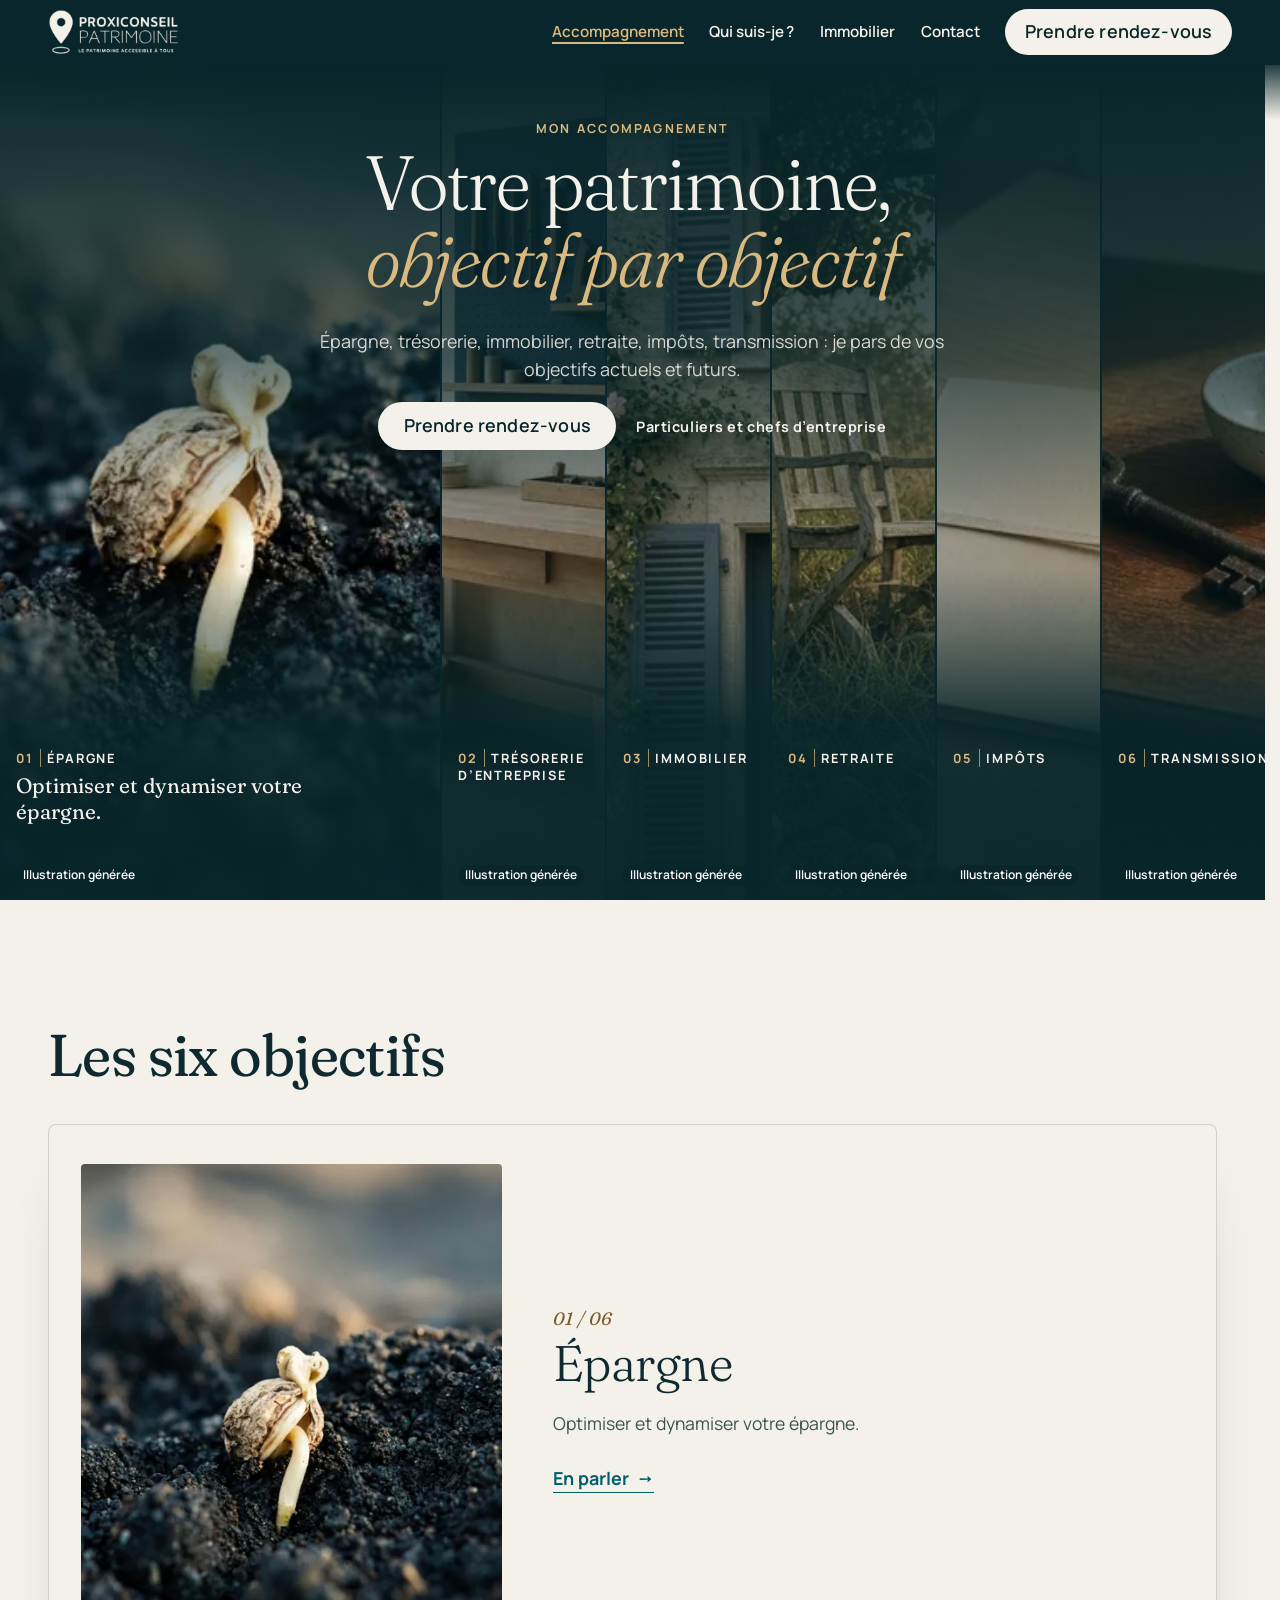
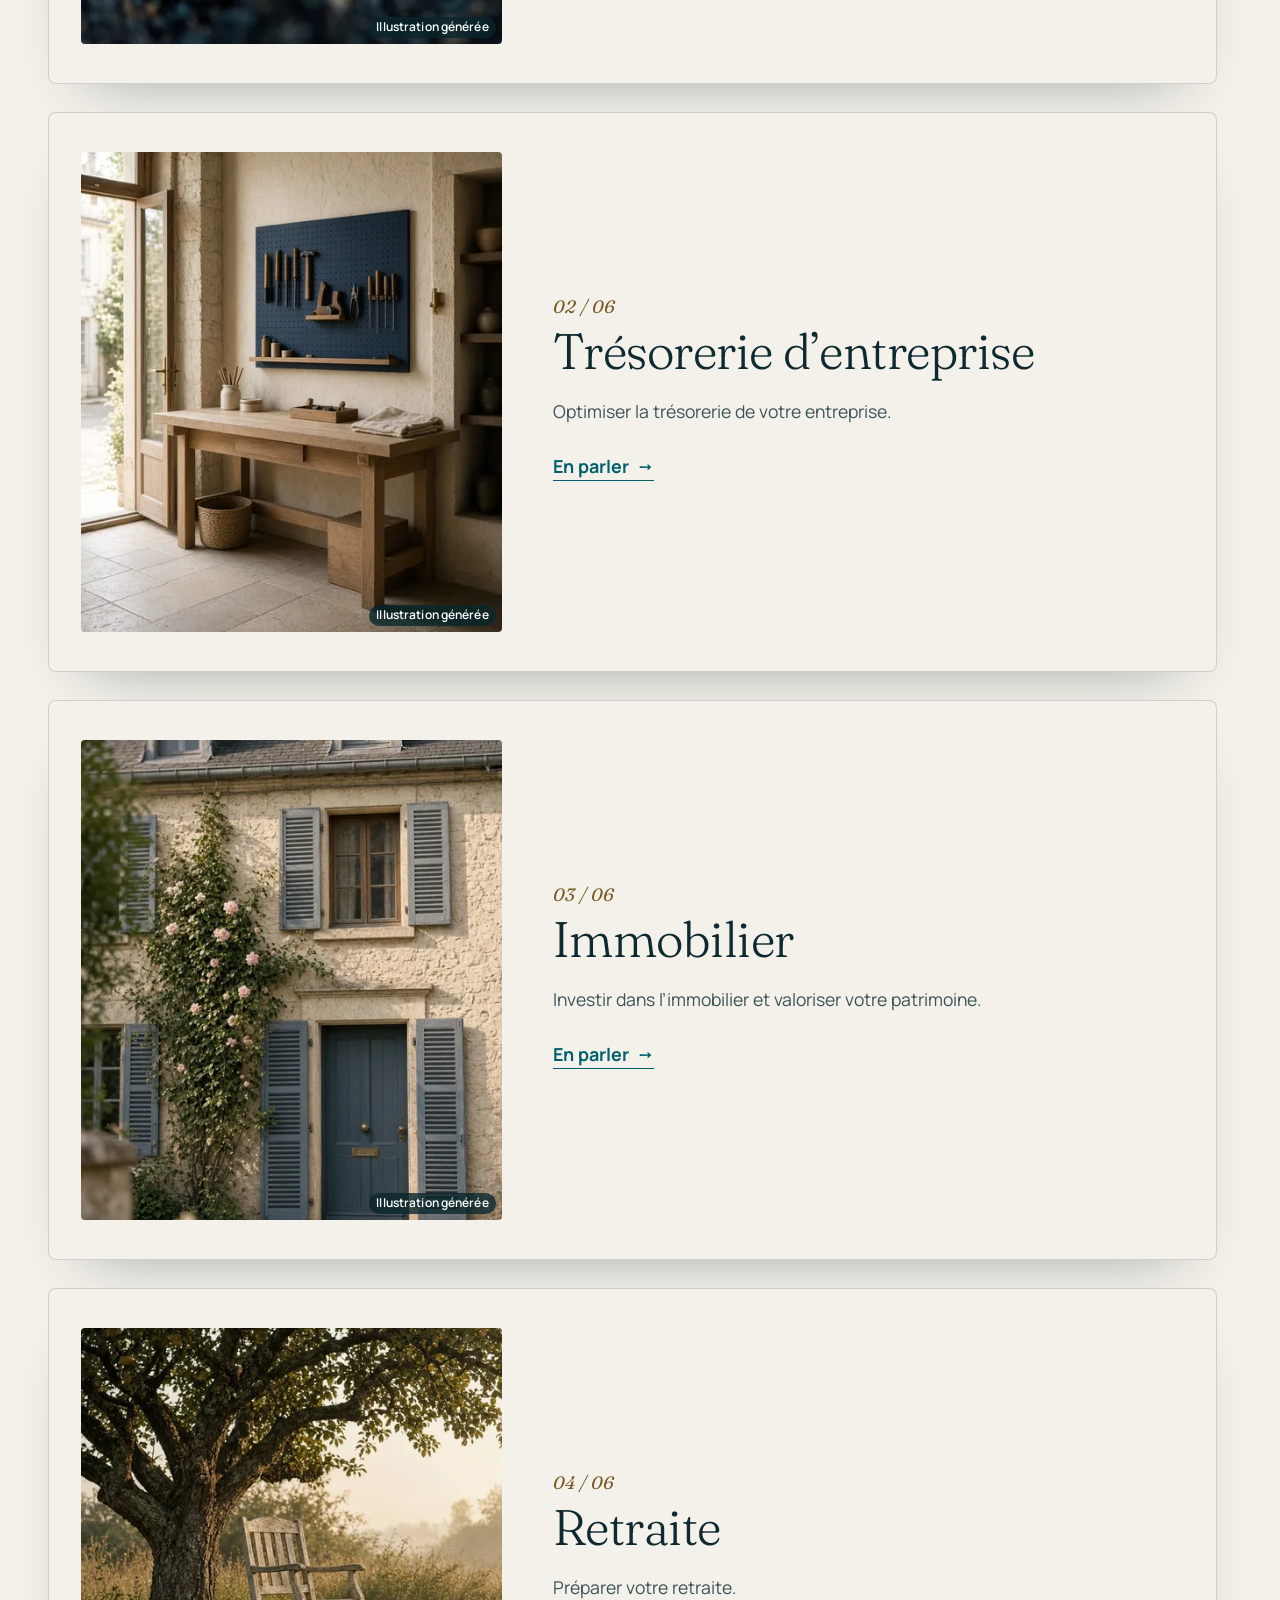
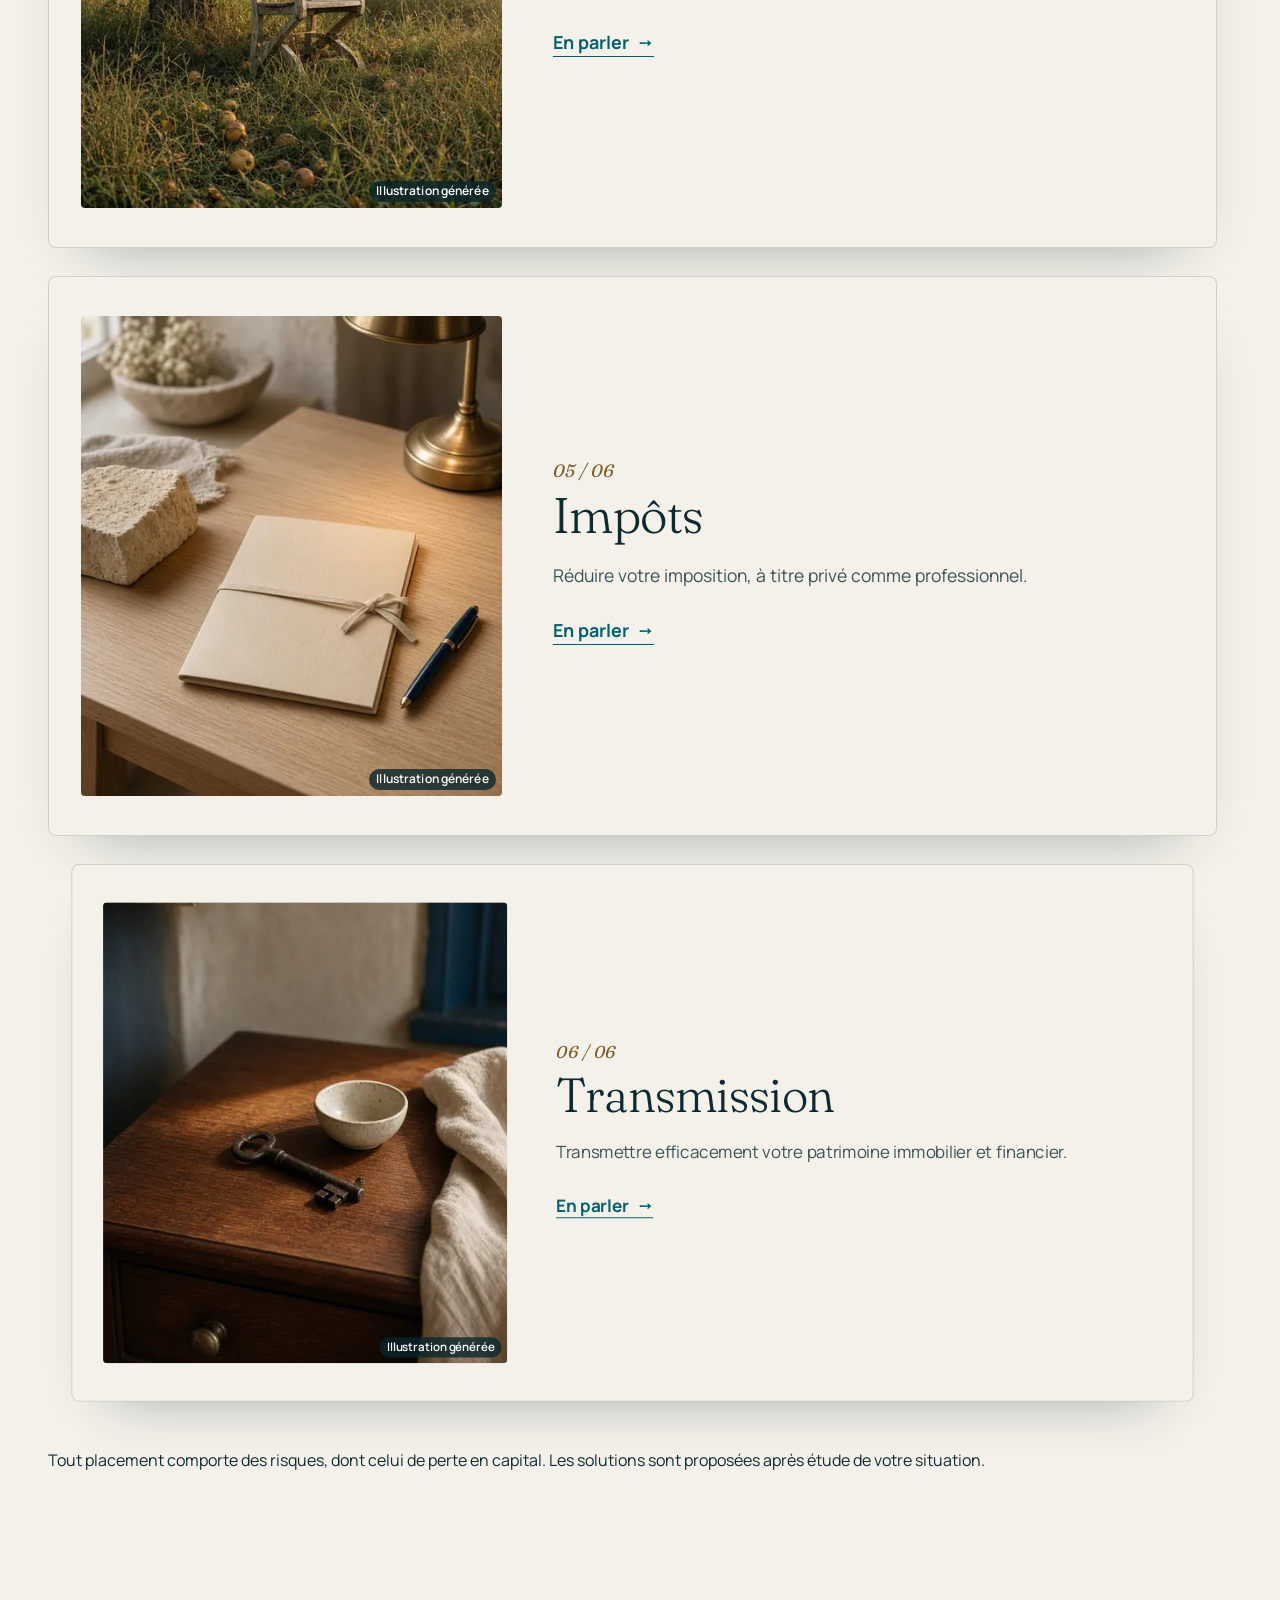
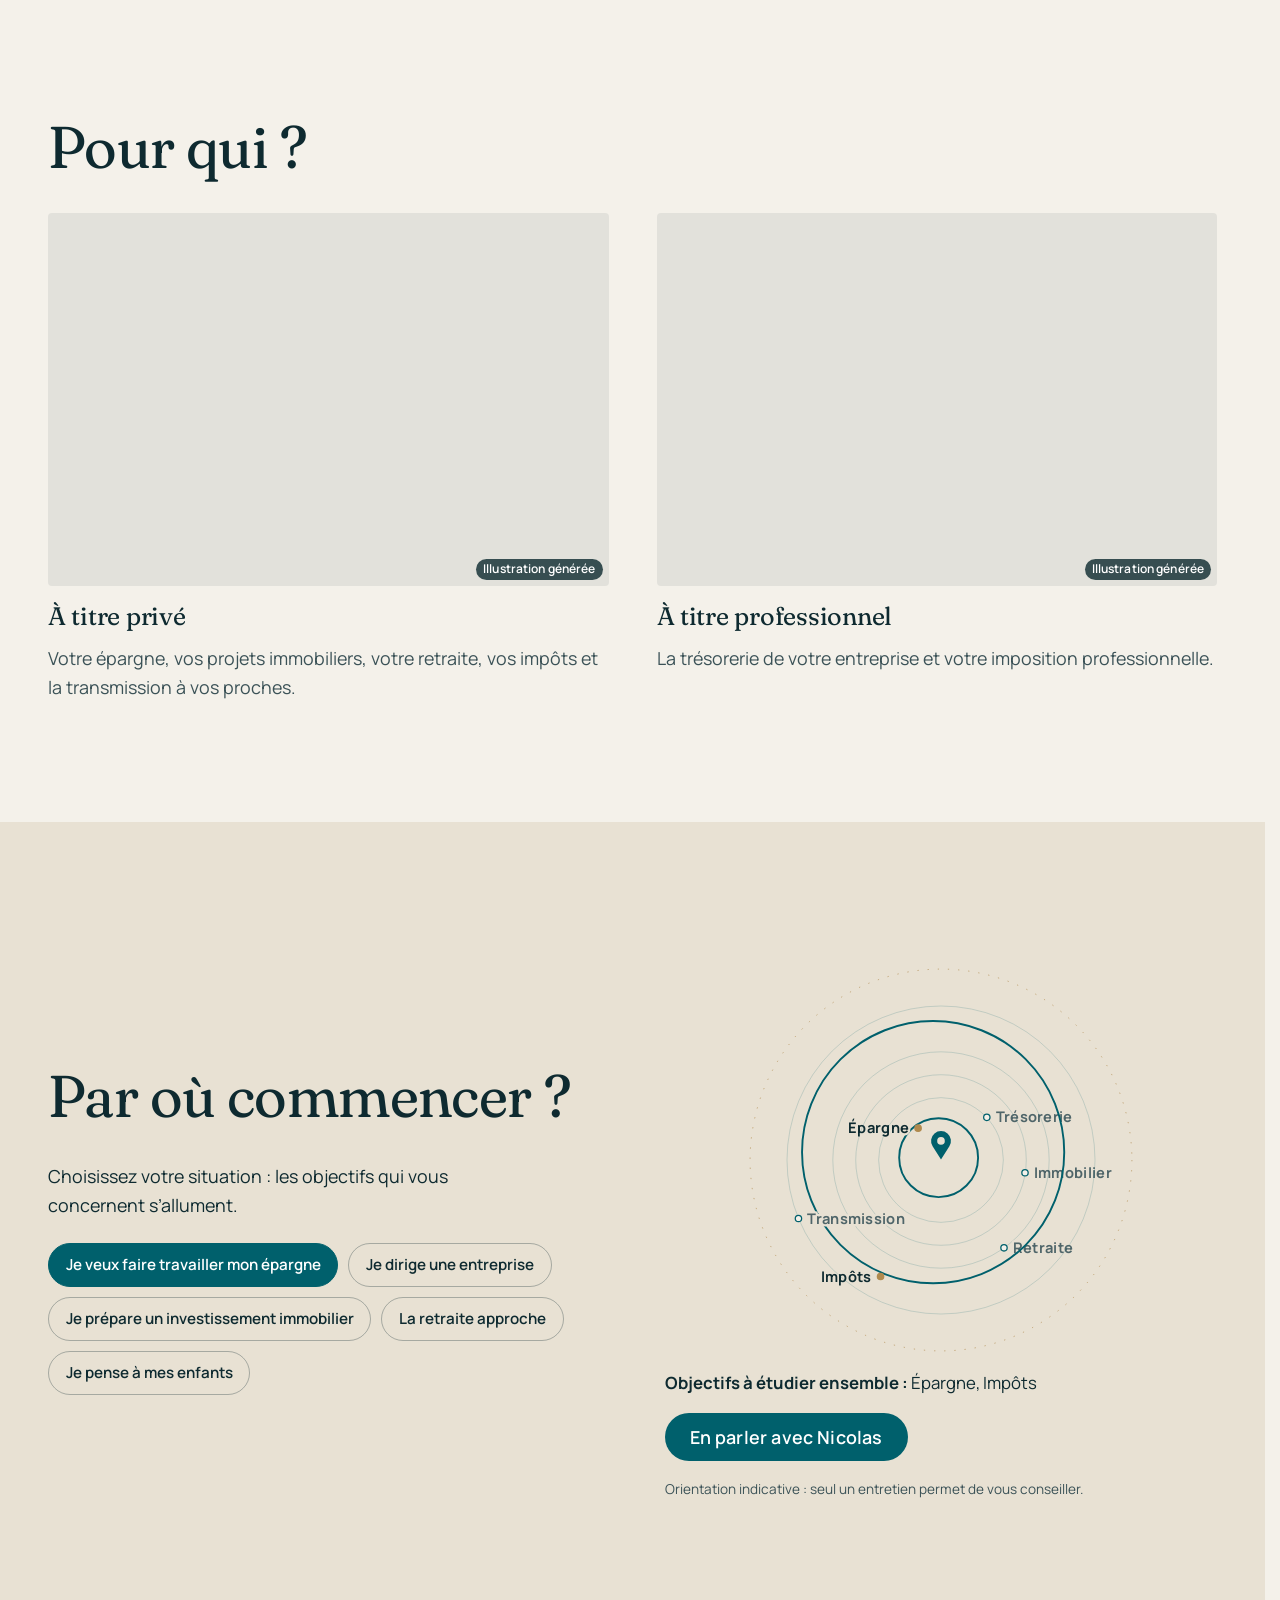
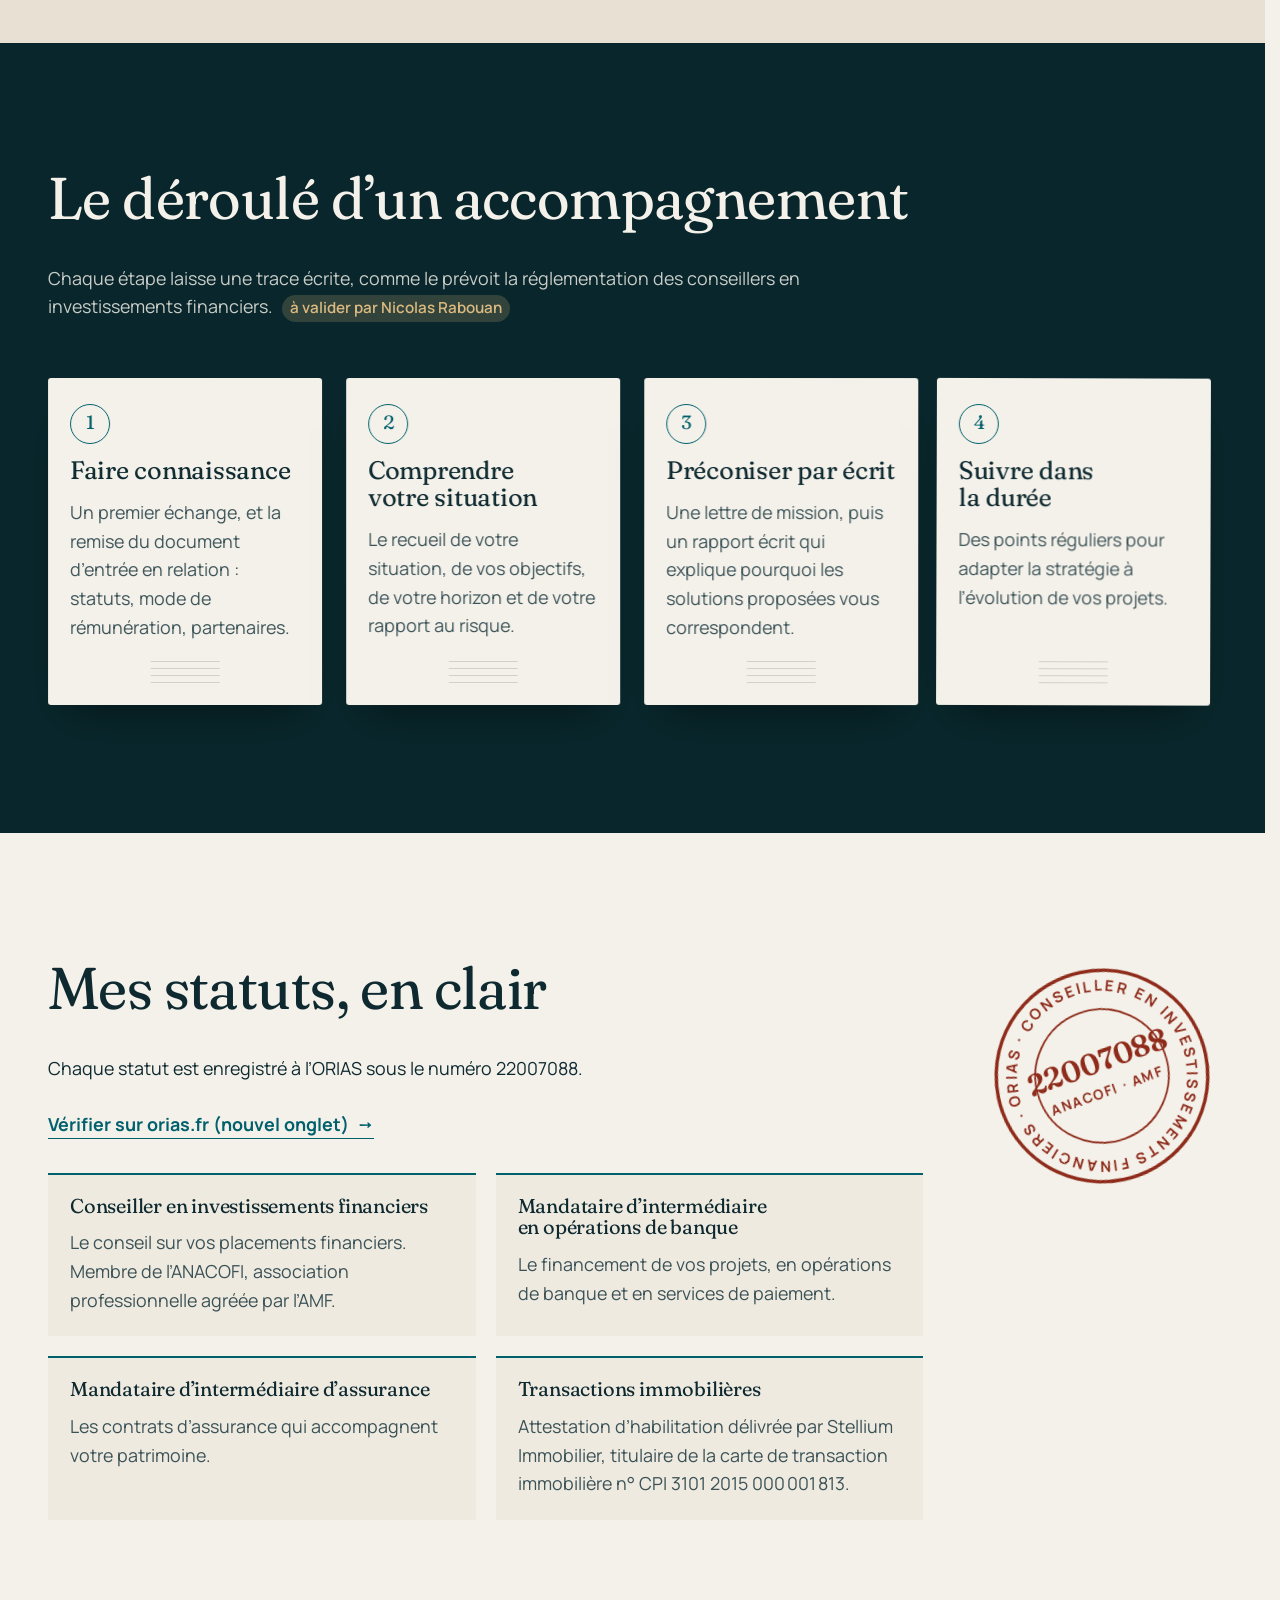
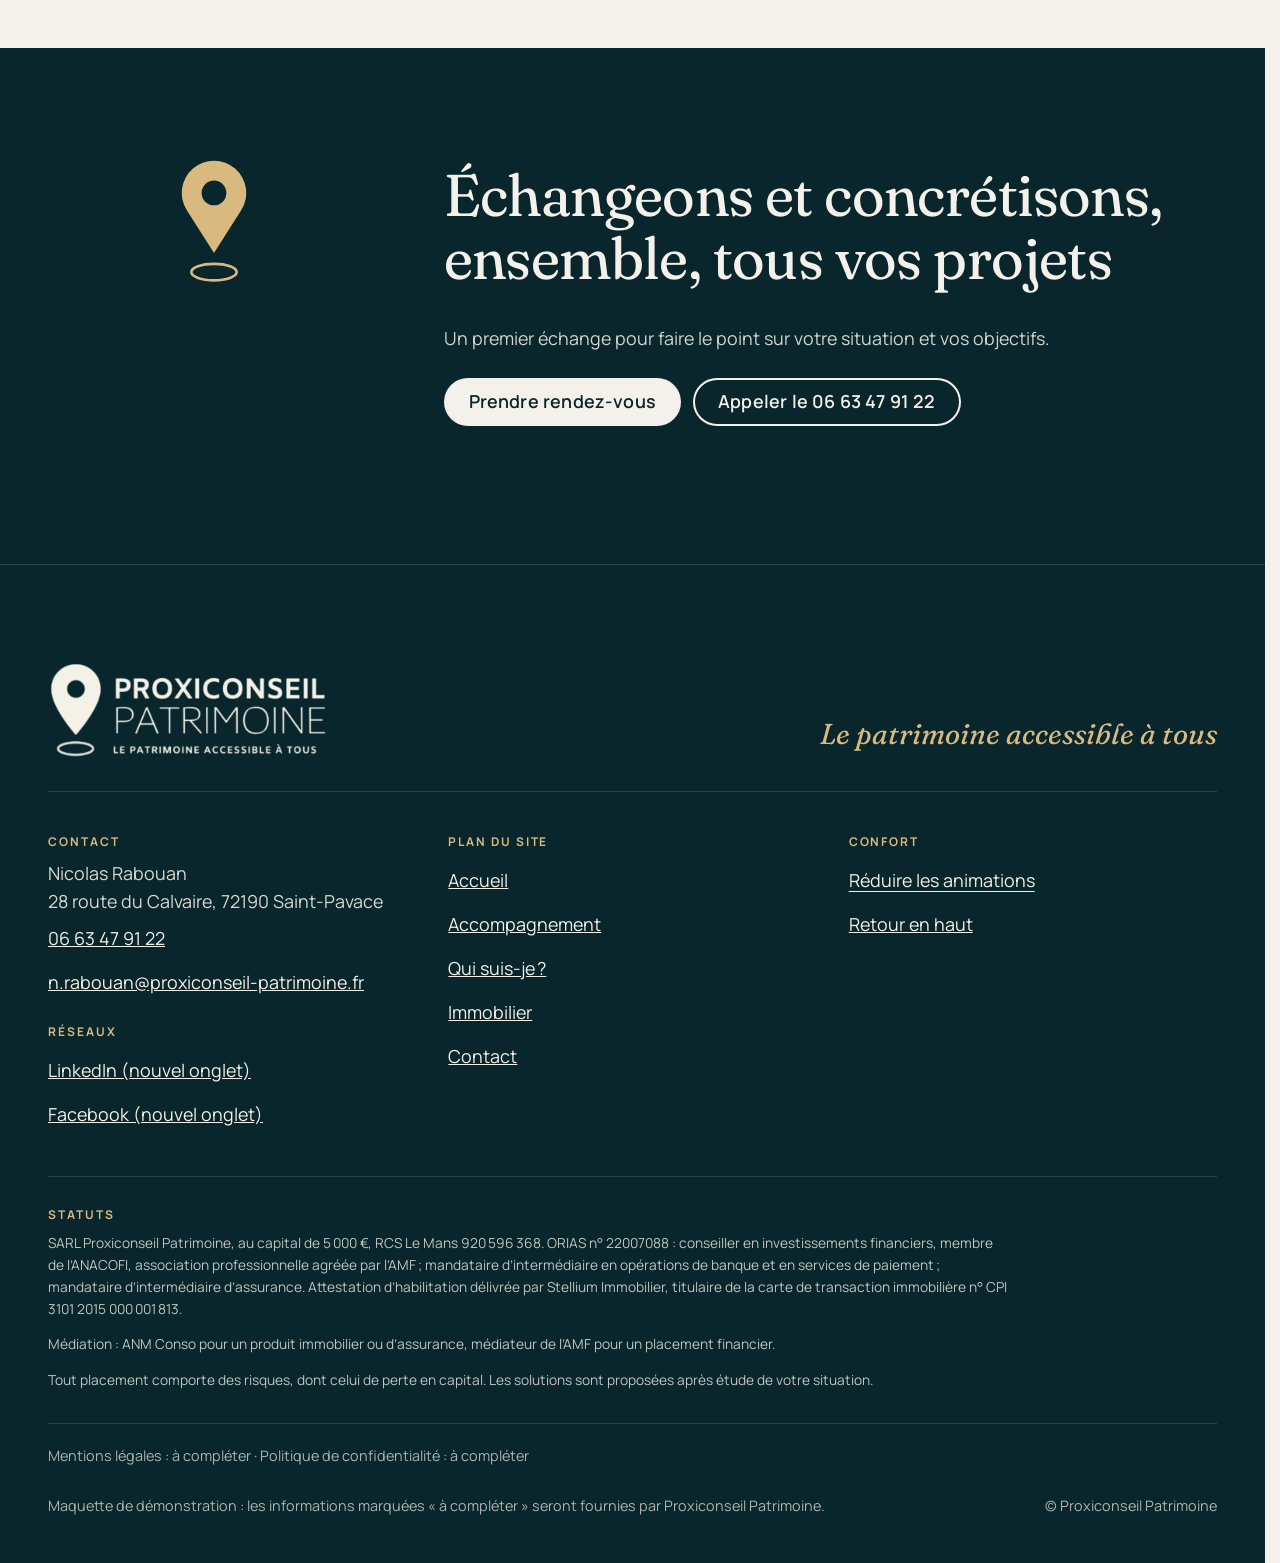
<file: accompagnement.html>
<!doctype html>
<html lang="fr" data-v="6" data-curseur>
<head>
<meta charset="utf-8">
<meta name="viewport" content="width=device-width, initial-scale=1, viewport-fit=cover">
<title>Mon accompagnement : Proxiconseil Patrimoine</title>
<meta name="description" content="Six objectifs pour votre patrimoine, pour les particuliers et les chefs d’entreprise, et le déroulé d’un accompagnement.">
<meta name="robots" content="noindex, nofollow">
<link rel="canonical" href="https://proxiconseil-maquette.vercel.app/accompagnement">
<style>:root{--fond:#f4f1ea;--texte:#0e2a30;--voile-fond:#08262b;--ouverture-fond:#f4f1ea;--menu-fond:#08262b}:root { --entete-h: 72px; --barres-h: 0px; } html { background: var(--fond); color: var(--texte); scrollbar-gutter: stable; } body { margin: 0; background: var(--fond); } html.js:not(.calme):not(.secours):not([data-arrivee="retour"]) [data-anime] { opacity: 0; } html.js:not(.calme):not(.secours):not([data-arrivee="retour"]) [data-anime].vu { opacity: 1; } [data-voile] { position: fixed; inset: 0; z-index: 900; background: var(--voile-fond); transform: translateY(100%); visibility: hidden; pointer-events: none; } html[data-arrivee="voile"]:not(.voile-leve):not(.calme):not(.secours) [data-voile] { transform: none; visibility: visible; } html.calme [data-voile], html.secours [data-voile] { visibility: hidden !important; } .ouverture-panneau { position: fixed; inset: 0; z-index: 850; display: none; place-content: center; justify-items: center; background: var(--ouverture-fond, var(--voile-fond)); color: var(--fond); text-align: center; } html.js[data-arrivee="intro"]:not(.calme):not(.secours):not(.intro-finie) .ouverture-panneau { display: grid; } html.defilement-bloque, html.defilement-bloque body, html.js[data-arrivee="intro"]:not(.calme):not(.secours):not(.intro-finie), html.js[data-arrivee="intro"]:not(.calme):not(.secours):not(.intro-finie) body, html[data-arrivee="voile"]:not(.voile-leve):not(.calme):not(.secours), html[data-arrivee="voile"]:not(.voile-leve):not(.calme):not(.secours) body { overflow: hidden; } html.js[data-arrivee="intro"]:not(.calme):not(.secours):not(.intro-finie) { background-color: var(--ouverture-fond, var(--voile-fond)); } html[data-arrivee="voile"]:not(.voile-leve):not(.calme):not(.secours) { background-color: var(--voile-fond); }</style>
<script>(function () {
var d = document.documentElement, ss = null, ls = null;
try { ss = window.sessionStorage; ls = window.localStorage; } catch (e) {}
d.classList.add('js');
var calme = false;
try { calme = !!ls && ls.getItem('socle:calme') === 'oui'; } catch (e) {}
if (!calme && window.matchMedia && matchMedia('(prefers-reduced-motion: reduce)').matches) calme = true;
if (calme) d.classList.add('calme');
var nav = performance.getEntriesByType ? performance.getEntriesByType('navigation')[0] : null;
var type = nav ? nav.type : 'navigate';
var depart = null;
try { depart = JSON.parse(ss.getItem('socle:depart') || 'null'); ss.removeItem('socle:depart'); } catch (e) {}
if (depart && !(Date.now() - depart.t < 15000)) depart = null;
var retourSection = false;
try { retourSection = !!ss.getItem('socle:calme-retour'); } catch (e) {}
var mode = type === 'back_forward' || retourSection ? 'retour' : type === 'reload' ? 'intro' : depart ? 'voile' : 'intro';
d.setAttribute('data-arrivee', mode);
if (mode === 'voile' && depart.couleur) d.style.setProperty('--voile-fond', depart.couleur);
if (type === 'reload' && 'scrollRestoration' in history) {
if (!retourSection) history.scrollRestoration = 'manual';
}
try {
var choisie = ls && ls.getItem('socle:langue');
var langue = (d.lang || '').slice(0, 2);
if (choisie && choisie !== langue && type === 'navigate' && !depart) {
var alt = document.querySelector('link[rel="alternate"][hreflang="' + choisie + '"]');
if (alt) location.replace(new URL(alt.href).pathname + location.search + location.hash);
}
} catch (e) {}
setTimeout(function () { if (!d.classList.contains('demarre')) d.classList.add('secours'); }, 2000);
})();</script>
<link rel="preload" href="/assets/polices/fraunces.woff2" as="font" type="font/woff2" crossorigin>
<link rel="preload" href="/assets/polices/manrope.woff2" as="font" type="font/woff2" crossorigin>
<link rel="stylesheet" href="/assets/css/socle.css?v=6">
<link rel="stylesheet" href="/assets/css/site.css?v=6">
<link rel="modulepreload" href="/assets/js/site.js?v=6">
<link rel="modulepreload" href="/assets/js/socle/index.js?v=6">
<script src="/assets/vendor/gsap.min.js" defer></script>
<script src="/assets/vendor/ScrollTrigger.min.js" defer></script>
<script src="/assets/vendor/SplitText.min.js" defer></script>
<script type="module" src="/assets/js/site.js?v=6"></script>
<meta name="theme-color" content="#f4f1ea">
<link rel="icon" href="/assets/images/favicon.svg" type="image/svg+xml">
<link rel="apple-touch-icon" href="/assets/images/apple-touch-icon.png">
<meta property="og:type" content="website">
<meta property="og:site_name" content="Proxiconseil Patrimoine">
<meta property="og:locale" content="fr_FR">
<meta property="og:title" content="Mon accompagnement : Proxiconseil Patrimoine">
<meta property="og:description" content="Six objectifs pour votre patrimoine, pour les particuliers et les chefs d’entreprise, et le déroulé d’un accompagnement.">
<meta property="og:url" content="https://proxiconseil-maquette.vercel.app/accompagnement">
<meta property="og:image" content="https://proxiconseil-maquette.vercel.app/assets/partage/accompagnement-fr.jpg">
<meta property="og:image:width" content="1200">
<meta property="og:image:height" content="630">
<meta property="og:image:alt" content="Les six objectifs de l’accompagnement de Proxiconseil Patrimoine">
<meta name="twitter:card" content="summary_large_image">
<script type="application/ld+json">{"@context":"https://schema.org","@type":"FinancialService","name":"Proxiconseil Patrimoine","legalName":"SARL Proxiconseil Patrimoine","slogan":"Le patrimoine accessible à tous","url":"https://proxiconseil-maquette.vercel.app/","logo":"https://proxiconseil-maquette.vercel.app/assets/images/logo-complet.png","telephone":"+33663479122","email":"n.rabouan@proxiconseil-patrimoine.fr","address":{"@type":"PostalAddress","streetAddress":"28 route du Calvaire","postalCode":"72190","addressLocality":"Saint-Pavace","addressCountry":"FR"},"areaServed":"Le Mans","employee":{"@type":"Person","name":"Nicolas Rabouan","jobTitle":"Conseiller en investissements financiers"},"identifier":[{"@type":"PropertyValue","propertyID":"ORIAS","value":"22007088"},{"@type":"PropertyValue","propertyID":"RCS Le Mans","value":"920 596 368"}],"sameAs":["https://www.linkedin.com/in/nicolas-rabouan-7a981812a/","https://www.facebook.com/profile.php?id=100094350663130"],"description":"Conseil en gestion de patrimoine au Mans : épargne et trésorerie d'entreprise, immobilier, retraite, fiscalité à titre privé et professionnel, transmission."}</script>
</head>
<body id="haut">
<div data-voile aria-hidden="true"><div class="voile-contenu"><img src="/assets/images/repere-clair.svg" alt="" width="40" height="74"><span data-voile-libelle>Accompagnement</span></div></div>
<div class="ouverture-panneau" data-ouverture aria-hidden="true">
  <div class="ouverture-scene">
    <span class="ouverture-onde"></span><span class="ouverture-onde"></span><span class="ouverture-onde"></span>
    <svg class="repere ouverture-repere" viewBox="0 0 128 236" aria-hidden="true" focusable="false"><g class="repere-corps"><path fill="currentColor" fill-rule="evenodd" d="M11.26 97.53A62.5 62.5 0 1 1 116.74 97.53L64 180.5ZM88 64A24 24 0 1 0 40 64A24 24 0 1 0 88 64Z"/></g><ellipse class="repere-ombre" cx="64" cy="217.5" rx="44" ry="16" fill="none" stroke="currentColor" stroke-width="5"/></svg>
  </div>
  <img class="ouverture-nom" src="/assets/images/logo-texte.webp" alt="" width="547" height="201">
</div>
<a class="evitement" href="#contenu">Aller au contenu</a>
<header data-entete>
  <div class="entete-rangee">
    <a class="entete-logo" href="/" data-libelle="Accueil">
      <img src="/assets/images/logo-complet.webp" alt="" width="720" height="252"><span class="visuellement-cache">Proxiconseil Patrimoine</span>
    </a>
    <nav data-nav aria-label="Navigation principale">
      <ul><li><a href="/accompagnement" data-libelle="Accompagnement" aria-current="page">Accompagnement</a></li><li><a href="/qui-suis-je" data-libelle="Qui suis-je ?">Qui suis-je ?</a></li><li><a href="/immobilier" data-libelle="Immobilier">Immobilier</a></li><li><a href="/contact" data-libelle="Contact">Contact</a></li></ul>
    </nav>
    <div class="entete-actions">
      <a class="bouton" href="/contact#rendez-vous" data-libelle="Contact">Prendre rendez-vous</a>
      <button type="button" data-menu-bouton aria-controls="menu" aria-expanded="false" data-libelle-ouvrir="Menu" data-libelle-fermer="Fermer"><span data-libelle-bouton>Menu</span></button>
    </div>
  </div>
</header>
<div id="menu" data-menu role="dialog" aria-modal="true" aria-label="Menu">
  <ul><li style="--i:0"><a href="/" class="menu-lien" data-libelle="Accueil">Accueil</a></li><li style="--i:1"><a href="/accompagnement" class="menu-lien" data-libelle="Accompagnement" aria-current="page">Accompagnement</a></li><li style="--i:2"><a href="/qui-suis-je" class="menu-lien" data-libelle="Qui suis-je ?">Qui suis-je ?</a></li><li style="--i:3"><a href="/immobilier" class="menu-lien" data-libelle="Immobilier">Immobilier</a></li><li style="--i:4"><a href="/contact" class="menu-lien" data-libelle="Contact">Contact</a></li></ul>
  <p><a class="bouton" href="tel:+33663479122">Appeler 06 63 47 91 22</a></p>
  <p><button type="button" class="lien" data-calme-bascule data-libelle-reduire="Réduire les animations" data-libelle-retablir="Rétablir les animations" data-libelle-systeme="Animations réduites par le réglage de votre appareil"><span data-libelle-bouton>Réduire les animations</span></button></p>
</div>
<main id="contenu" tabindex="-1" data-page="accompagnement">
<section class="acc-tete" id="debut" data-entete-nuit>
  <div class="volets" data-effet="volets-objectifs" data-ruban>
    <a class="volet actif" href="#objectif-epargne" style="--i:0" data-volet="0">
      <figure class="media volet-media" data-grok style="--cadrage:50% 55%">
  <picture>
    <img src="/assets/images/grok/objectif-epargne-784.webp" srcset="/assets/images/grok/objectif-epargne-480.webp 480w, /assets/images/grok/objectif-epargne-640.webp 640w, /assets/images/grok/objectif-epargne-784.webp 784w" sizes="(max-width: 760px) 70vw, 36vw" alt="" width="784" height="980" fetchpriority="high" loading="eager" decoding="async">
  </picture><figcaption class="mention-ia">Illustration générée</figcaption>
</figure>
      <span class="volet-voile" aria-hidden="true"></span>
      <span class="volet-texte"><span class="volet-nom" data-num="01"><span class="volet-long">Épargne</span><span class="volet-court">Épargne</span></span><span class="volet-detail" aria-hidden="true">Optimiser et dynamiser votre épargne.</span></span>
    </a><a class="volet" href="#objectif-tresorerie" style="--i:1" data-volet="1">
      <figure class="media volet-media" data-grok style="--cadrage:50% 50%">
  <picture>
    <img src="/assets/images/grok/objectif-tresorerie-784.webp" srcset="/assets/images/grok/objectif-tresorerie-480.webp 480w, /assets/images/grok/objectif-tresorerie-640.webp 640w, /assets/images/grok/objectif-tresorerie-784.webp 784w" sizes="(max-width: 760px) 70vw, 36vw" alt="" width="784" height="980" fetchpriority="high" loading="eager" decoding="async">
  </picture><figcaption class="mention-ia">Illustration générée</figcaption>
</figure>
      <span class="volet-voile" aria-hidden="true"></span>
      <span class="volet-texte"><span class="volet-nom" data-num="02"><span class="volet-long">Trésorerie d’entreprise</span><span class="volet-court">Trésorerie</span></span><span class="volet-detail" aria-hidden="true">Optimiser la trésorerie de votre entreprise.</span></span>
    </a><a class="volet" href="#objectif-immobilier" style="--i:2" data-volet="2">
      <figure class="media volet-media" data-grok style="--cadrage:50% 45%">
  <picture>
    <img src="/assets/images/grok/objectif-immobilier-784.webp" srcset="/assets/images/grok/objectif-immobilier-480.webp 480w, /assets/images/grok/objectif-immobilier-640.webp 640w, /assets/images/grok/objectif-immobilier-784.webp 784w" sizes="(max-width: 760px) 70vw, 36vw" alt="" width="784" height="980" fetchpriority="high" loading="eager" decoding="async">
  </picture><figcaption class="mention-ia">Illustration générée</figcaption>
</figure>
      <span class="volet-voile" aria-hidden="true"></span>
      <span class="volet-texte"><span class="volet-nom" data-num="03"><span class="volet-long">Immobilier</span><span class="volet-court">Immobilier</span></span><span class="volet-detail" aria-hidden="true">Investir dans l’immobilier et valoriser votre patrimoine.</span></span>
    </a><a class="volet" href="#objectif-retraite" style="--i:3" data-volet="3">
      <figure class="media volet-media" data-grok style="--cadrage:50% 60%">
  <picture>
    <img src="/assets/images/grok/objectif-retraite-784.webp" srcset="/assets/images/grok/objectif-retraite-480.webp 480w, /assets/images/grok/objectif-retraite-640.webp 640w, /assets/images/grok/objectif-retraite-784.webp 784w" sizes="(max-width: 760px) 70vw, 36vw" alt="" width="784" height="980" loading="lazy" decoding="async">
  </picture><figcaption class="mention-ia">Illustration générée</figcaption>
</figure>
      <span class="volet-voile" aria-hidden="true"></span>
      <span class="volet-texte"><span class="volet-nom" data-num="04"><span class="volet-long">Retraite</span><span class="volet-court">Retraite</span></span><span class="volet-detail" aria-hidden="true">Préparer votre retraite.</span></span>
    </a><a class="volet" href="#objectif-impots" style="--i:4" data-volet="4">
      <figure class="media volet-media" data-grok style="--cadrage:50% 55%">
  <picture>
    <img src="/assets/images/grok/objectif-impots-784.webp" srcset="/assets/images/grok/objectif-impots-480.webp 480w, /assets/images/grok/objectif-impots-640.webp 640w, /assets/images/grok/objectif-impots-784.webp 784w" sizes="(max-width: 760px) 70vw, 36vw" alt="" width="784" height="980" loading="lazy" decoding="async">
  </picture><figcaption class="mention-ia">Illustration générée</figcaption>
</figure>
      <span class="volet-voile" aria-hidden="true"></span>
      <span class="volet-texte"><span class="volet-nom" data-num="05"><span class="volet-long">Impôts</span><span class="volet-court">Impôts</span></span><span class="volet-detail" aria-hidden="true">Réduire votre imposition, à titre privé comme professionnel.</span></span>
    </a><a class="volet" href="#objectif-transmission" style="--i:5" data-volet="5">
      <figure class="media volet-media" data-grok style="--cadrage:50% 55%">
  <picture>
    <img src="/assets/images/grok/objectif-transmission-784.webp" srcset="/assets/images/grok/objectif-transmission-480.webp 480w, /assets/images/grok/objectif-transmission-640.webp 640w, /assets/images/grok/objectif-transmission-784.webp 784w" sizes="(max-width: 760px) 70vw, 36vw" alt="" width="784" height="980" loading="lazy" decoding="async">
  </picture><figcaption class="mention-ia">Illustration générée</figcaption>
</figure>
      <span class="volet-voile" aria-hidden="true"></span>
      <span class="volet-texte"><span class="volet-nom" data-num="06"><span class="volet-long">Transmission</span><span class="volet-court">Transmission</span></span><span class="volet-detail" aria-hidden="true">Transmettre efficacement votre patrimoine immobilier et financier.</span></span>
    </a>
  </div>
  <div class="acc-tete-texte conteneur">
    <p class="surtitre" data-anime="gsap">Mon accompagnement</p>
    <h1 class="acc-titre"><span class="ligne-masque"><span class="acc-ligne" data-anime="gsap">Votre patrimoine,</span></span><span class="ligne-masque"><span class="acc-ligne" data-anime="gsap"><em>objectif par objectif</em></span></span></h1>
    <p class="acc-intro" data-anime="gsap">Épargne, trésorerie, immobilier, retraite, impôts, transmission : je pars de vos objectifs actuels et futurs.</p>
    <p class="acc-actions" data-anime="gsap"><a href="/contact#rendez-vous" class="bouton bouton--clair" data-libelle="Contact" data-action-principale data-survol="magnetique">Prendre rendez-vous</a> <span class="acc-info" data-info-cle>Particuliers et chefs d’entreprise</span></p>
  </div>
</section>
<section class="planches conteneur" id="objectifs">
  <h2 class="planches-titre" data-anime="lignes">Les six objectifs</h2>
  <ol class="planches-liste" data-effet="planches">
    <li class="planche" id="objectif-epargne" style="--i:0">
      <figure class="media planche-media" data-grok style="--cadrage:50% 55%">
  <picture>
    <img src="/assets/images/grok/objectif-epargne-784.webp" srcset="/assets/images/grok/objectif-epargne-480.webp 480w, /assets/images/grok/objectif-epargne-640.webp 640w, /assets/images/grok/objectif-epargne-784.webp 784w" sizes="(max-width: 760px) 90vw, 36vw" alt="Graine qui germe dans une terre sombre" width="784" height="980" loading="lazy" decoding="async">
  </picture><figcaption class="mention-ia">Illustration générée</figcaption>
</figure>
      <div class="planche-texte">
        <span class="planche-num">01 / 06</span>
        <h3>Épargne</h3>
        <p>Optimiser et dynamiser votre épargne.</p>
        <a href="/contact?sujet=epargne#rendez-vous" class="lien-fleche" data-libelle="Contact">En parler</a>
      </div>
      <span class="planche-voile" aria-hidden="true" data-superpose></span>
    </li><li class="planche" id="objectif-tresorerie" style="--i:1">
      <figure class="media planche-media" data-grok style="--cadrage:50% 50%">
  <picture>
    <img src="/assets/images/grok/objectif-tresorerie-784.webp" srcset="/assets/images/grok/objectif-tresorerie-480.webp 480w, /assets/images/grok/objectif-tresorerie-640.webp 640w, /assets/images/grok/objectif-tresorerie-784.webp 784w" sizes="(max-width: 760px) 90vw, 36vw" alt="Atelier d’une petite entreprise, vide, au petit matin" width="784" height="980" loading="lazy" decoding="async">
  </picture><figcaption class="mention-ia">Illustration générée</figcaption>
</figure>
      <div class="planche-texte">
        <span class="planche-num">02 / 06</span>
        <h3>Trésorerie d’entreprise</h3>
        <p>Optimiser la trésorerie de votre entreprise.</p>
        <a href="/contact?sujet=tresorerie#rendez-vous" class="lien-fleche" data-libelle="Contact">En parler</a>
      </div>
      <span class="planche-voile" aria-hidden="true" data-superpose></span>
    </li><li class="planche" id="objectif-immobilier" style="--i:2">
      <figure class="media planche-media" data-grok style="--cadrage:50% 45%">
  <picture>
    <img src="/assets/images/grok/objectif-immobilier-784.webp" srcset="/assets/images/grok/objectif-immobilier-480.webp 480w, /assets/images/grok/objectif-immobilier-640.webp 640w, /assets/images/grok/objectif-immobilier-784.webp 784w" sizes="(max-width: 760px) 90vw, 36vw" alt="Façade de maison de ville en tuffeau aux volets gris clair" width="784" height="980" loading="lazy" decoding="async">
  </picture><figcaption class="mention-ia">Illustration générée</figcaption>
</figure>
      <div class="planche-texte">
        <span class="planche-num">03 / 06</span>
        <h3>Immobilier</h3>
        <p>Investir dans l’immobilier et valoriser votre patrimoine.</p>
        <a href="/contact?sujet=immobilier#rendez-vous" class="lien-fleche" data-libelle="Contact">En parler</a>
      </div>
      <span class="planche-voile" aria-hidden="true" data-superpose></span>
    </li><li class="planche" id="objectif-retraite" style="--i:3">
      <figure class="media planche-media" data-grok style="--cadrage:50% 60%">
  <picture>
    <img src="/assets/images/grok/objectif-retraite-784.webp" srcset="/assets/images/grok/objectif-retraite-480.webp 480w, /assets/images/grok/objectif-retraite-640.webp 640w, /assets/images/grok/objectif-retraite-784.webp 784w" sizes="(max-width: 760px) 90vw, 36vw" alt="Chaise de jardin en bois sous un vieux pommier" width="784" height="980" loading="lazy" decoding="async">
  </picture><figcaption class="mention-ia">Illustration générée</figcaption>
</figure>
      <div class="planche-texte">
        <span class="planche-num">04 / 06</span>
        <h3>Retraite</h3>
        <p>Préparer votre retraite.</p>
        <a href="/contact?sujet=retraite#rendez-vous" class="lien-fleche" data-libelle="Contact">En parler</a>
      </div>
      <span class="planche-voile" aria-hidden="true" data-superpose></span>
    </li><li class="planche" id="objectif-impots" style="--i:4">
      <figure class="media planche-media" data-grok style="--cadrage:50% 55%">
  <picture>
    <img src="/assets/images/grok/objectif-impots-784.webp" srcset="/assets/images/grok/objectif-impots-480.webp 480w, /assets/images/grok/objectif-impots-640.webp 640w, /assets/images/grok/objectif-impots-784.webp 784w" sizes="(max-width: 760px) 90vw, 36vw" alt="Dossier fermé par une sangle sous une lampe de bureau en laiton" width="784" height="980" loading="lazy" decoding="async">
  </picture><figcaption class="mention-ia">Illustration générée</figcaption>
</figure>
      <div class="planche-texte">
        <span class="planche-num">05 / 06</span>
        <h3>Impôts</h3>
        <p>Réduire votre imposition, à titre privé comme professionnel.</p>
        <a href="/contact?sujet=impots#rendez-vous" class="lien-fleche" data-libelle="Contact">En parler</a>
      </div>
      <span class="planche-voile" aria-hidden="true" data-superpose></span>
    </li><li class="planche" id="objectif-transmission" style="--i:5">
      <figure class="media planche-media" data-grok style="--cadrage:50% 55%">
  <picture>
    <img src="/assets/images/grok/objectif-transmission-784.webp" srcset="/assets/images/grok/objectif-transmission-480.webp 480w, /assets/images/grok/objectif-transmission-640.webp 640w, /assets/images/grok/objectif-transmission-784.webp 784w" sizes="(max-width: 760px) 90vw, 36vw" alt="Clé ancienne posée sur un buffet en noyer" width="784" height="980" loading="lazy" decoding="async">
  </picture><figcaption class="mention-ia">Illustration générée</figcaption>
</figure>
      <div class="planche-texte">
        <span class="planche-num">06 / 06</span>
        <h3>Transmission</h3>
        <p>Transmettre efficacement votre patrimoine immobilier et financier.</p>
        <a href="/contact?sujet=transmission#rendez-vous" class="lien-fleche" data-libelle="Contact">En parler</a>
      </div>
      <span class="planche-voile" aria-hidden="true" data-superpose></span>
    </li>
  </ol>
  <p class="planches-risque">Tout placement comporte des risques, dont celui de perte en capital. Les solutions sont proposées après étude de votre situation.</p>
</section>
<section class="pourqui conteneur" id="pour-qui">
  <h2 data-anime="lignes">Pour qui ?</h2>
  <div class="pourqui-grille">
    <article class="pourqui-carte">
      <figure class="media pourqui-media" data-grok data-anime="rideau" style="--cadrage:55% 60%">
  <picture>
    <img src="/assets/images/grok/pour-particuliers-784.webp" srcset="/assets/images/grok/pour-particuliers-480.webp 480w, /assets/images/grok/pour-particuliers-640.webp 640w, /assets/images/grok/pour-particuliers-784.webp 784w" sizes="(max-width: 760px) 90vw, 44vw" alt="Table de cuisine familiale le matin, deux tasses et un carnet fermé" width="784" height="523" loading="lazy" decoding="async">
  </picture><figcaption class="mention-ia">Illustration générée</figcaption>
</figure>
      <h3>À titre privé</h3>
      <p>Votre épargne, vos projets immobiliers, votre retraite, vos impôts et la transmission à vos proches.</p>
    </article>
    <article class="pourqui-carte">
      <figure class="media pourqui-media" data-grok data-anime="rideau" style="--cadrage:45% 55%">
  <picture>
    <img src="/assets/images/grok/pour-entreprises-784.webp" srcset="/assets/images/grok/pour-entreprises-480.webp 480w, /assets/images/grok/pour-entreprises-640.webp 640w, /assets/images/grok/pour-entreprises-784.webp 784w" sizes="(max-width: 760px) 90vw, 44vw" alt="Bureau lumineux d’une petite entreprise, vide, le matin" width="784" height="523" loading="lazy" decoding="async">
  </picture><figcaption class="mention-ia">Illustration générée</figcaption>
</figure>
      <h3>À titre professionnel</h3>
      <p>La trésorerie de votre entreprise et votre imposition professionnelle.</p>
    </article>
  </div>
</section>
<section class="boussole" id="boussole" data-boussole>
  <div class="conteneur boussole-grille">
    <div class="boussole-tete">
      <h2 data-anime="lignes">Par où commencer ?</h2>
      <p data-anime>Choisissez votre situation : les objectifs qui vous concernent s’allument.</p>
      <fieldset class="boussole-choix" data-anime="cascade">
        <legend class="visuellement-cache">Votre situation</legend>
        <label class="choix"><input type="radio" name="situation" value="epargne" data-objectifs="epargne impots" checked><span>Je veux faire travailler mon épargne</span></label><label class="choix"><input type="radio" name="situation" value="entreprise" data-objectifs="tresorerie impots retraite"><span>Je dirige une entreprise</span></label><label class="choix"><input type="radio" name="situation" value="achat" data-objectifs="immobilier epargne impots"><span>Je prépare un investissement immobilier</span></label><label class="choix"><input type="radio" name="situation" value="retraite" data-objectifs="retraite epargne transmission"><span>La retraite approche</span></label><label class="choix"><input type="radio" name="situation" value="famille" data-objectifs="transmission immobilier"><span>Je pense à mes enfants</span></label>
      </fieldset>
    </div>
    <div class="boussole-resultat">
      <div class="boussole-schema" data-visuel><svg class="anneaux anneaux--boussole" viewBox="-330 -330 660 660" role="img" aria-label="Six anneaux autour du repère, un objectif sur chacun" data-effet="boussole">
  <g class="anneau" data-i="0" data-cle="epargne">
      <circle class="anneau-cercle" r="62" fill="none"/>
      <circle class="anneau-point" cx="-36" cy="-50" r="5" data-repere/>
      <text class="anneau-nom" x="-50" y="-42" text-anchor="end">Épargne</text>
    </g><g class="anneau" data-i="1" data-cle="tresorerie">
      <circle class="anneau-cercle" r="98" fill="none"/>
      <circle class="anneau-point" cx="72" cy="-67" r="5" data-repere/>
      <text class="anneau-nom" x="86" y="-59" text-anchor="start">Trésorerie</text>
    </g><g class="anneau" data-i="2" data-cle="immobilier">
      <circle class="anneau-cercle" r="134" fill="none"/>
      <circle class="anneau-point" cx="132" cy="20" r="5" data-repere/>
      <text class="anneau-nom" x="146" y="28" text-anchor="start">Immobilier</text>
    </g><g class="anneau" data-i="3" data-cle="retraite">
      <circle class="anneau-cercle" r="170" fill="none"/>
      <circle class="anneau-point" cx="99" cy="138" r="5" data-repere/>
      <text class="anneau-nom" x="113" y="146" text-anchor="start">Retraite</text>
    </g><g class="anneau" data-i="4" data-cle="impots">
      <circle class="anneau-cercle" r="206" fill="none"/>
      <circle class="anneau-point" cx="-95" cy="183" r="5" data-repere/>
      <text class="anneau-nom" x="-109" y="191" text-anchor="end">Impôts</text>
    </g><g class="anneau" data-i="5" data-cle="transmission">
      <circle class="anneau-cercle" r="242" fill="none"/>
      <circle class="anneau-point" cx="-224" cy="92" r="5" data-repere/>
      <text class="anneau-nom" x="-210" y="100" text-anchor="start">Transmission</text>
    </g>
  <circle class="anneaux-deco" r="300" fill="none"/>
  <g class="anneaux-curseur"><circle class="anneaux-onde" r="14" fill="none"/><g class="anneaux-saut"><g class="anneaux-repere" transform="translate(-16 -46) scale(.25)"><path fill="currentColor" fill-rule="evenodd" d="M11.26 97.53A62.5 62.5 0 1 1 116.74 97.53L64 180.5ZM88 64A24 24 0 1 0 40 64A24 24 0 1 0 88 64Z"/></g></g></g>
</svg></div>
      <p class="boussole-liste" aria-live="polite"><strong>Objectifs à étudier ensemble :</strong> <span data-boussole-noms>Épargne, Impôts</span></p>
      <p><a href="/contact?sujet=epargne#rendez-vous" class="bouton" data-libelle="Contact" data-boussole-lien>En parler avec Nicolas</a></p>
      <p class="boussole-mention">Orientation indicative : seul un entretien permet de vous conseiller.</p>
    </div>
  </div>
  <script type="application/json" data-boussole-json>{"epargne":"Épargne","tresorerie":"Trésorerie d’entreprise","immobilier":"Immobilier","retraite":"Retraite","impots":"Impôts","transmission":"Transmission"}</script>
</section>
<section class="feuillets" id="deroule">
  <div class="conteneur">
    <h2 data-anime="lignes">Le déroulé d’un accompagnement</h2>
    <p class="feuillets-intro" data-anime>Chaque étape laisse une trace écrite, comme le prévoit la réglementation des conseillers en investissements financiers. <span class="a-valider">à valider par Nicolas Rabouan</span></p>
    <ol class="feuillets-liste" data-effet="feuillets" data-visuel>
      <li class="feuillet" style="--i:0"><span class="feuillet-num">1</span><h3>Faire connaissance</h3><p>Un premier échange, et la remise du document d’entrée en relation : statuts, mode de rémunération, partenaires.</p><span class="feuillet-lignes" aria-hidden="true"></span></li><li class="feuillet" style="--i:1"><span class="feuillet-num">2</span><h3>Comprendre votre situation</h3><p>Le recueil de votre situation, de vos objectifs, de votre horizon et de votre rapport au risque.</p><span class="feuillet-lignes" aria-hidden="true"></span></li><li class="feuillet" style="--i:2"><span class="feuillet-num">3</span><h3>Préconiser par écrit</h3><p>Une lettre de mission, puis un rapport écrit qui explique pourquoi les solutions proposées vous correspondent.</p><span class="feuillet-lignes" aria-hidden="true"></span></li><li class="feuillet" style="--i:3"><span class="feuillet-num">4</span><h3>Suivre dans la durée</h3><p>Des points réguliers pour adapter la stratégie à l’évolution de vos projets.</p><span class="feuillet-lignes" aria-hidden="true"></span></li>
    </ol>
  </div>
</section>
<section class="statuts conteneur" id="statuts">
  <div class="statuts-tete">
    <h2 data-anime="lignes">Mes statuts, en clair</h2>
    <p data-anime>Chaque statut est enregistré à l’ORIAS sous le numéro 22007088.</p>
    <a class="lien-fleche" href="https://www.orias.fr/" target="_blank" rel="noopener">Vérifier sur orias.fr (nouvel onglet)</a>
  </div>
  <div class="tampon" aria-hidden="true" data-effet="tampon-orias" data-visuel data-superpose>
    <svg viewBox="0 0 200 200"><defs><path id="tampon-cercle" d="M100 100 m-74 0 a74 74 0 1 1 148 0 a74 74 0 1 1 -148 0"/></defs>
      <circle cx="100" cy="100" r="92" fill="none" stroke="currentColor" stroke-width="3"/><circle cx="100" cy="100" r="58" fill="none" stroke="currentColor" stroke-width="1.5"/>
      <text class="tampon-texte"><textPath href="#tampon-cercle">ORIAS · CONSEILLER EN INVESTISSEMENTS FINANCIERS · </textPath></text>
      <text class="tampon-num" x="100" y="96" text-anchor="middle">22007088</text><text class="tampon-petit" x="100" y="118" text-anchor="middle">ANACOFI · AMF</text>
    </svg>
  </div>
  <ul class="statuts-liste" data-anime="cascade">
    <li><h3>Conseiller en investissements financiers</h3><p>Le conseil sur vos placements financiers. Membre de l’ANACOFI, association professionnelle agréée par l’AMF.</p></li>
    <li><h3>Mandataire d’intermédiaire en opérations de banque</h3><p>Le financement de vos projets, en opérations de banque et en services de paiement.</p></li>
    <li><h3>Mandataire d’intermédiaire d’assurance</h3><p>Les contrats d’assurance qui accompagnent votre patrimoine.</p></li>
    <li><h3>Transactions immobilières</h3><p>Attestation d’habilitation délivrée par Stellium Immobilier, titulaire de la carte de transaction immobilière n° CPI 3101 2015 000 001 813.</p></li>
  </ul>
</section>
<section class="fin-page fin-page--nuit" id="appel">
  <div class="conteneur fin-page-grille">
    <div class="fin-page-repere" aria-hidden="true" data-effet="ondes-appel" data-visuel><span></span><span></span><span></span><svg class="repere fin-repere" viewBox="0 0 128 236" aria-hidden="true" focusable="false"><g class="repere-corps"><path fill="currentColor" fill-rule="evenodd" d="M11.26 97.53A62.5 62.5 0 1 1 116.74 97.53L64 180.5ZM88 64A24 24 0 1 0 40 64A24 24 0 1 0 88 64Z"/></g><ellipse class="repere-ombre" cx="64" cy="217.5" rx="44" ry="16" fill="none" stroke="currentColor" stroke-width="5"/></svg></div>
    <div>
      <h2 data-anime="lignes">Échangeons et concrétisons, ensemble, tous vos projets</h2>
      <p data-anime>Un premier échange pour faire le point sur votre situation et vos objectifs.</p>
      <p class="appel-actions" data-anime><a href="/contact#rendez-vous" class="bouton" data-libelle="Contact">Prendre rendez-vous</a> <a class="bouton bouton--contour" href="tel:+33663479122">Appeler le 06 63 47 91 22</a></p>
    </div>
  </div>
</section>
</main>
<footer class="pied" id="pied" data-masque-barre>
  <div class="conteneur pied-haut">
    <img class="pied-logo" src="/assets/images/logo-complet-clair.webp" alt="Proxiconseil Patrimoine" width="720" height="252" loading="lazy">
    <p class="pied-devise">Le patrimoine accessible à tous</p>
  </div>
  <div class="conteneur pied-grille">
    <div>
      <p class="pied-titre">Contact</p>
      <p>Nicolas Rabouan<br>28 route du Calvaire, 72190 Saint-Pavace<br><a href="tel:+33663479122">06 63 47 91 22</a><br><a href="mailto:n.rabouan@proxiconseil-patrimoine.fr">n.rabouan@proxiconseil-patrimoine.fr</a></p>
      <p class="pied-titre">Réseaux</p>
      <ul class="pied-reseaux"><li><a href="https://www.linkedin.com/in/nicolas-rabouan-7a981812a/" target="_blank" rel="noopener">LinkedIn (nouvel onglet)</a></li><li><a href="https://www.facebook.com/profile.php?id=100094350663130" target="_blank" rel="noopener">Facebook (nouvel onglet)</a></li></ul>
    </div>
    <nav aria-label="Plan du site">
      <p class="pied-titre">Plan du site</p>
      <ul><li><a href="/" data-libelle="Accueil">Accueil</a></li><li><a href="/accompagnement" data-libelle="Accompagnement" aria-current="page">Accompagnement</a></li><li><a href="/qui-suis-je" data-libelle="Qui suis-je ?">Qui suis-je ?</a></li><li><a href="/immobilier" data-libelle="Immobilier">Immobilier</a></li><li><a href="/contact" data-libelle="Contact">Contact</a></li></ul>
    </nav>
    <div>
      <p class="pied-titre">Confort</p>
      <ul>
        <li><button type="button" class="lien" data-calme-bascule data-libelle-reduire="Réduire les animations" data-libelle-retablir="Rétablir les animations" data-libelle-systeme="Animations réduites par le réglage de votre appareil"><span data-libelle-bouton>Réduire les animations</span></button></li>
        <li><a href="#haut" data-sans-transition>Retour en haut</a></li>
      </ul>
    </div>
  </div>
  <div class="conteneur pied-legal">
    <p class="pied-titre">Statuts</p>
    <p>SARL Proxiconseil Patrimoine, au capital de 5 000 €, RCS Le Mans 920 596 368. ORIAS n° 22007088 : conseiller en investissements financiers, membre de l’ANACOFI, association professionnelle agréée par l’AMF ; mandataire d’intermédiaire en opérations de banque et en services de paiement ; mandataire d’intermédiaire d’assurance. Attestation d’habilitation délivrée par Stellium Immobilier, titulaire de la carte de transaction immobilière n° CPI 3101 2015 000 001 813.</p>
    <p>Médiation : ANM Conso pour un produit immobilier ou d’assurance, médiateur de l’AMF pour un placement financier.</p>
    <p>Tout placement comporte des risques, dont celui de perte en capital. Les solutions sont proposées après étude de votre situation.</p>
  </div>
  <div class="conteneur pied-bas"><p>Mentions légales : à compléter · Politique de confidentialité : à compléter</p><p>Maquette de démonstration : les informations marquées « à compléter » seront fournies par Proxiconseil Patrimoine.</p><p>© Proxiconseil Patrimoine</p></div>
</footer>
<div data-barre-fixe>
  <a class="bouton bouton--contour" href="tel:+33663479122">Appeler</a>
  <a class="bouton" href="/contact#rendez-vous" data-libelle="Contact">Rendez-vous</a>
</div>
</body>
</html>
</file>
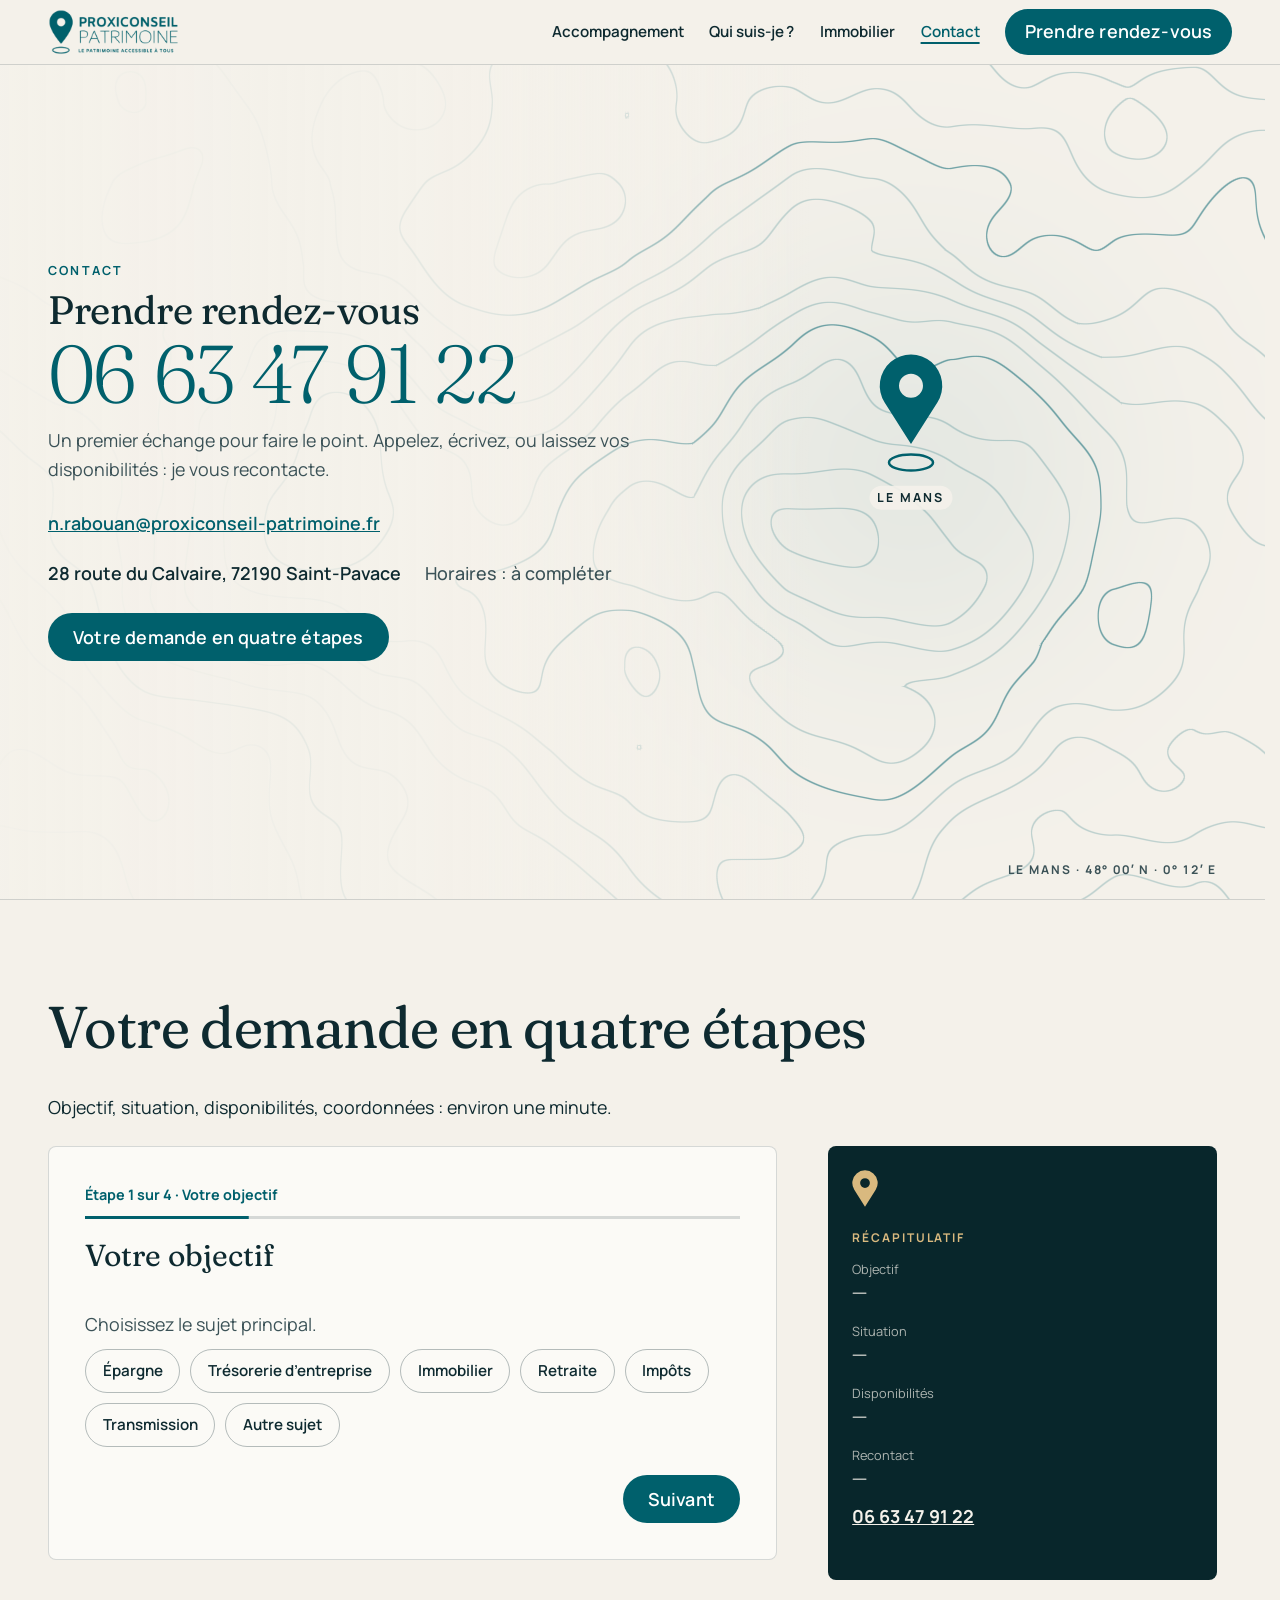
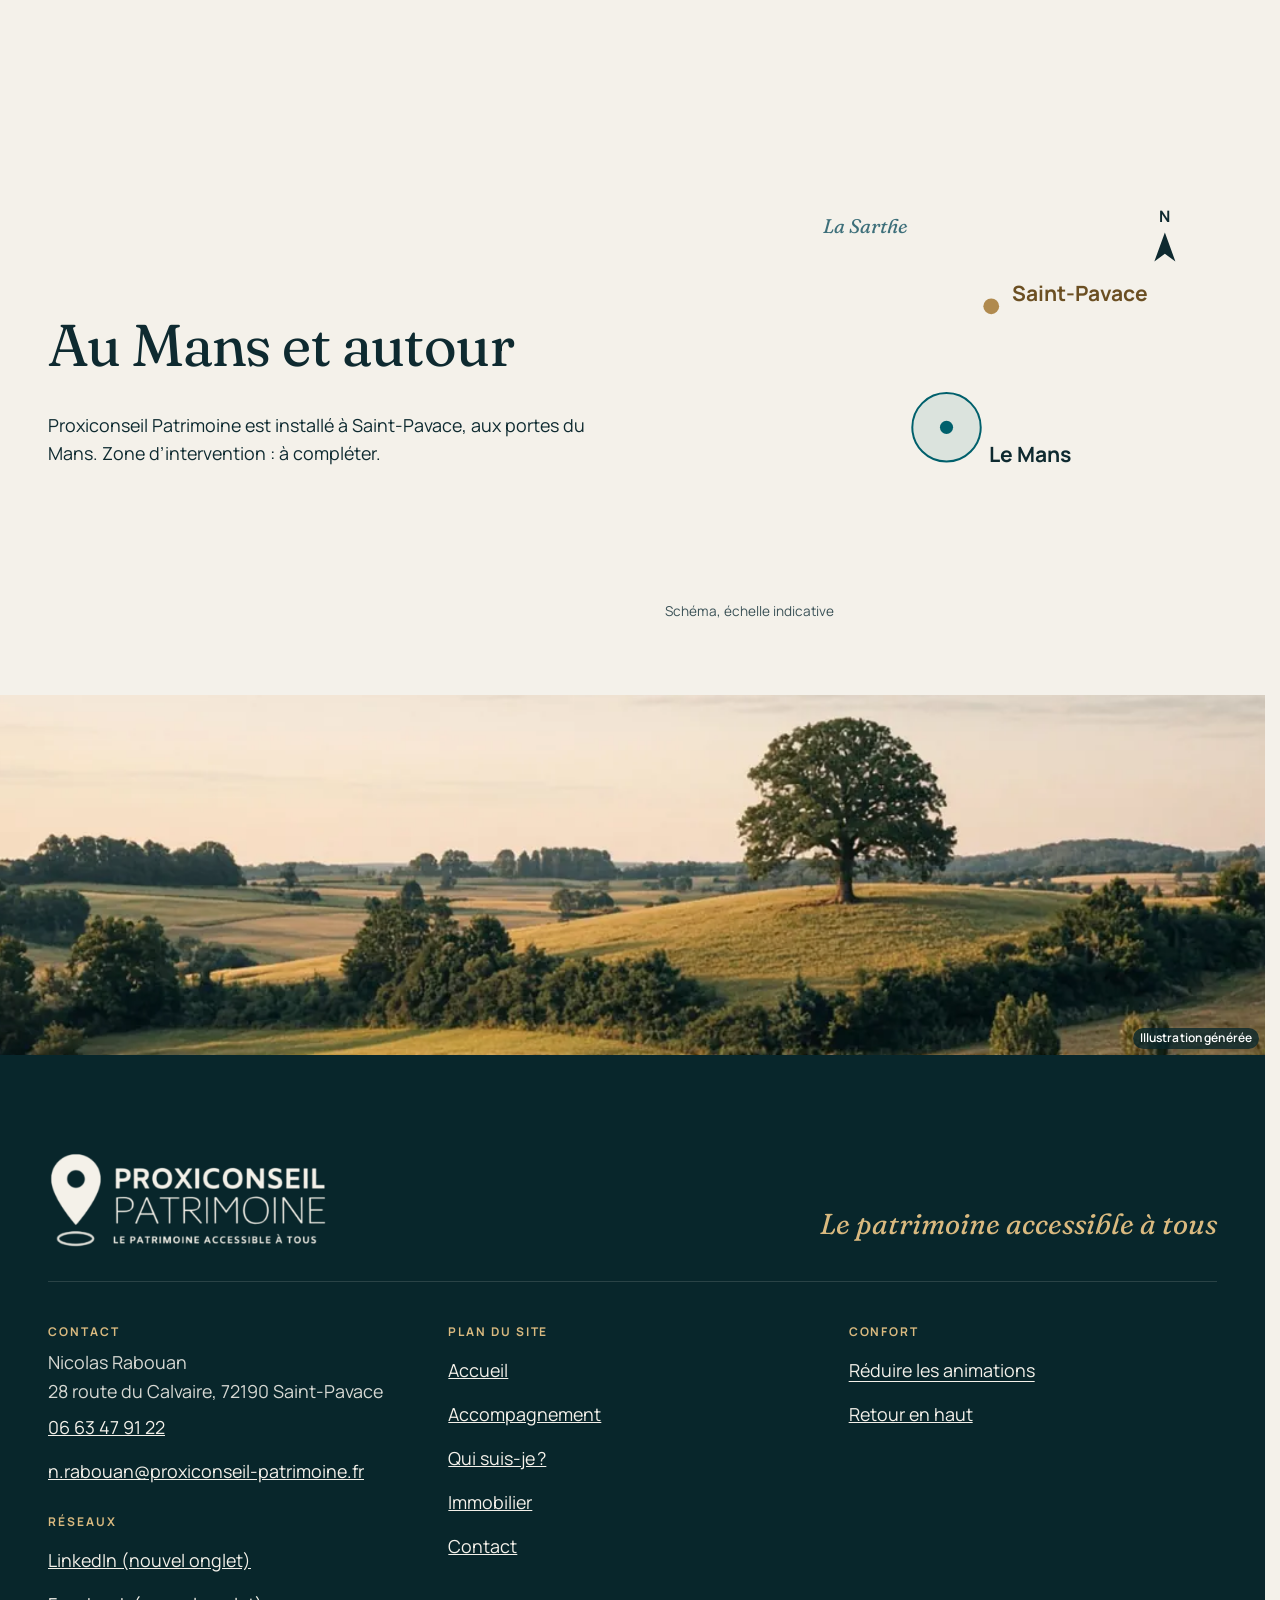
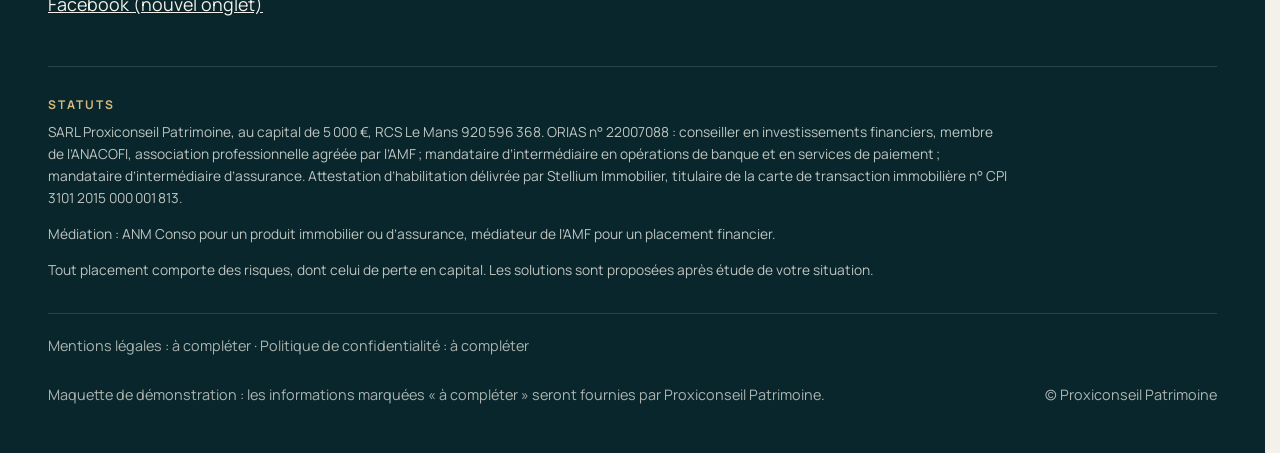
<file: contact.html>
<!doctype html>
<html lang="fr" data-v="6" data-curseur>
<head>
<meta charset="utf-8">
<meta name="viewport" content="width=device-width, initial-scale=1, viewport-fit=cover">
<title>Contact et rendez-vous : Proxiconseil Patrimoine</title>
<meta name="description" content="Prendre rendez-vous avec Nicolas Rabouan, conseiller en investissements financiers au Mans : 06 63 47 91 22.">
<meta name="robots" content="noindex, nofollow">
<link rel="canonical" href="https://proxiconseil-maquette.vercel.app/contact">
<style>:root{--fond:#f4f1ea;--texte:#0e2a30;--voile-fond:#08262b;--ouverture-fond:#f4f1ea;--menu-fond:#08262b}:root { --entete-h: 72px; --barres-h: 0px; } html { background: var(--fond); color: var(--texte); scrollbar-gutter: stable; } body { margin: 0; background: var(--fond); } html.js:not(.calme):not(.secours):not([data-arrivee="retour"]) [data-anime] { opacity: 0; } html.js:not(.calme):not(.secours):not([data-arrivee="retour"]) [data-anime].vu { opacity: 1; } [data-voile] { position: fixed; inset: 0; z-index: 900; background: var(--voile-fond); transform: translateY(100%); visibility: hidden; pointer-events: none; } html[data-arrivee="voile"]:not(.voile-leve):not(.calme):not(.secours) [data-voile] { transform: none; visibility: visible; } html.calme [data-voile], html.secours [data-voile] { visibility: hidden !important; } .ouverture-panneau { position: fixed; inset: 0; z-index: 850; display: none; place-content: center; justify-items: center; background: var(--ouverture-fond, var(--voile-fond)); color: var(--fond); text-align: center; } html.js[data-arrivee="intro"]:not(.calme):not(.secours):not(.intro-finie) .ouverture-panneau { display: grid; } html.defilement-bloque, html.defilement-bloque body, html.js[data-arrivee="intro"]:not(.calme):not(.secours):not(.intro-finie), html.js[data-arrivee="intro"]:not(.calme):not(.secours):not(.intro-finie) body, html[data-arrivee="voile"]:not(.voile-leve):not(.calme):not(.secours), html[data-arrivee="voile"]:not(.voile-leve):not(.calme):not(.secours) body { overflow: hidden; } html.js[data-arrivee="intro"]:not(.calme):not(.secours):not(.intro-finie) { background-color: var(--ouverture-fond, var(--voile-fond)); } html[data-arrivee="voile"]:not(.voile-leve):not(.calme):not(.secours) { background-color: var(--voile-fond); }</style>
<script>(function () {
var d = document.documentElement, ss = null, ls = null;
try { ss = window.sessionStorage; ls = window.localStorage; } catch (e) {}
d.classList.add('js');
var calme = false;
try { calme = !!ls && ls.getItem('socle:calme') === 'oui'; } catch (e) {}
if (!calme && window.matchMedia && matchMedia('(prefers-reduced-motion: reduce)').matches) calme = true;
if (calme) d.classList.add('calme');
var nav = performance.getEntriesByType ? performance.getEntriesByType('navigation')[0] : null;
var type = nav ? nav.type : 'navigate';
var depart = null;
try { depart = JSON.parse(ss.getItem('socle:depart') || 'null'); ss.removeItem('socle:depart'); } catch (e) {}
if (depart && !(Date.now() - depart.t < 15000)) depart = null;
var retourSection = false;
try { retourSection = !!ss.getItem('socle:calme-retour'); } catch (e) {}
var mode = type === 'back_forward' || retourSection ? 'retour' : type === 'reload' ? 'intro' : depart ? 'voile' : 'intro';
d.setAttribute('data-arrivee', mode);
if (mode === 'voile' && depart.couleur) d.style.setProperty('--voile-fond', depart.couleur);
if (type === 'reload' && 'scrollRestoration' in history) {
if (!retourSection) history.scrollRestoration = 'manual';
}
try {
var choisie = ls && ls.getItem('socle:langue');
var langue = (d.lang || '').slice(0, 2);
if (choisie && choisie !== langue && type === 'navigate' && !depart) {
var alt = document.querySelector('link[rel="alternate"][hreflang="' + choisie + '"]');
if (alt) location.replace(new URL(alt.href).pathname + location.search + location.hash);
}
} catch (e) {}
setTimeout(function () { if (!d.classList.contains('demarre')) d.classList.add('secours'); }, 2000);
})();</script>
<link rel="preload" href="/assets/polices/fraunces.woff2" as="font" type="font/woff2" crossorigin>
<link rel="preload" href="/assets/polices/manrope.woff2" as="font" type="font/woff2" crossorigin>
<link rel="stylesheet" href="/assets/css/socle.css?v=6">
<link rel="stylesheet" href="/assets/css/site.css?v=6">
<link rel="modulepreload" href="/assets/js/site.js?v=6">
<link rel="modulepreload" href="/assets/js/socle/index.js?v=6">
<script src="/assets/vendor/gsap.min.js" defer></script>
<script src="/assets/vendor/ScrollTrigger.min.js" defer></script>
<script src="/assets/vendor/SplitText.min.js" defer></script>
<script type="module" src="/assets/js/site.js?v=6"></script>
<meta name="theme-color" content="#f4f1ea">
<link rel="icon" href="/assets/images/favicon.svg" type="image/svg+xml">
<link rel="apple-touch-icon" href="/assets/images/apple-touch-icon.png">
<meta property="og:type" content="website">
<meta property="og:site_name" content="Proxiconseil Patrimoine">
<meta property="og:locale" content="fr_FR">
<meta property="og:title" content="Contact et rendez-vous : Proxiconseil Patrimoine">
<meta property="og:description" content="Prendre rendez-vous avec Nicolas Rabouan, conseiller en investissements financiers au Mans : 06 63 47 91 22.">
<meta property="og:url" content="https://proxiconseil-maquette.vercel.app/contact">
<meta property="og:image" content="https://proxiconseil-maquette.vercel.app/assets/partage/contact-fr.jpg">
<meta property="og:image:width" content="1200">
<meta property="og:image:height" content="630">
<meta property="og:image:alt" content="Prendre rendez-vous avec Proxiconseil Patrimoine au 06 63 47 91 22">
<meta name="twitter:card" content="summary_large_image">
<script type="application/ld+json">{"@context":"https://schema.org","@type":"FinancialService","name":"Proxiconseil Patrimoine","legalName":"SARL Proxiconseil Patrimoine","slogan":"Le patrimoine accessible à tous","url":"https://proxiconseil-maquette.vercel.app/","logo":"https://proxiconseil-maquette.vercel.app/assets/images/logo-complet.png","telephone":"+33663479122","email":"n.rabouan@proxiconseil-patrimoine.fr","address":{"@type":"PostalAddress","streetAddress":"28 route du Calvaire","postalCode":"72190","addressLocality":"Saint-Pavace","addressCountry":"FR"},"areaServed":"Le Mans","employee":{"@type":"Person","name":"Nicolas Rabouan","jobTitle":"Conseiller en investissements financiers"},"identifier":[{"@type":"PropertyValue","propertyID":"ORIAS","value":"22007088"},{"@type":"PropertyValue","propertyID":"RCS Le Mans","value":"920 596 368"}],"sameAs":["https://www.linkedin.com/in/nicolas-rabouan-7a981812a/","https://www.facebook.com/profile.php?id=100094350663130"],"description":"Conseil en gestion de patrimoine au Mans : épargne et trésorerie d'entreprise, immobilier, retraite, fiscalité à titre privé et professionnel, transmission."}</script>
</head>
<body id="haut">
<div data-voile aria-hidden="true"><div class="voile-contenu"><img src="/assets/images/repere-clair.svg" alt="" width="40" height="74"><span data-voile-libelle>Contact</span></div></div>
<div class="ouverture-panneau" data-ouverture aria-hidden="true">
  <div class="ouverture-scene">
    <span class="ouverture-onde"></span><span class="ouverture-onde"></span><span class="ouverture-onde"></span>
    <svg class="repere ouverture-repere" viewBox="0 0 128 236" aria-hidden="true" focusable="false"><g class="repere-corps"><path fill="currentColor" fill-rule="evenodd" d="M11.26 97.53A62.5 62.5 0 1 1 116.74 97.53L64 180.5ZM88 64A24 24 0 1 0 40 64A24 24 0 1 0 88 64Z"/></g><ellipse class="repere-ombre" cx="64" cy="217.5" rx="44" ry="16" fill="none" stroke="currentColor" stroke-width="5"/></svg>
  </div>
  <img class="ouverture-nom" src="/assets/images/logo-texte.webp" alt="" width="547" height="201">
</div>
<a class="evitement" href="#contenu">Aller au contenu</a>
<header data-entete>
  <div class="entete-rangee">
    <a class="entete-logo" href="/" data-libelle="Accueil">
      <img src="/assets/images/logo-complet.webp" alt="" width="720" height="252"><span class="visuellement-cache">Proxiconseil Patrimoine</span>
    </a>
    <nav data-nav aria-label="Navigation principale">
      <ul><li><a href="/accompagnement" data-libelle="Accompagnement">Accompagnement</a></li><li><a href="/qui-suis-je" data-libelle="Qui suis-je ?">Qui suis-je ?</a></li><li><a href="/immobilier" data-libelle="Immobilier">Immobilier</a></li><li><a href="/contact" data-libelle="Contact" aria-current="page">Contact</a></li></ul>
    </nav>
    <div class="entete-actions">
      <a class="bouton" href="/contact#rendez-vous" data-libelle="Contact">Prendre rendez-vous</a>
      <button type="button" data-menu-bouton aria-controls="menu" aria-expanded="false" data-libelle-ouvrir="Menu" data-libelle-fermer="Fermer"><span data-libelle-bouton>Menu</span></button>
    </div>
  </div>
</header>
<div id="menu" data-menu role="dialog" aria-modal="true" aria-label="Menu">
  <ul><li style="--i:0"><a href="/" class="menu-lien" data-libelle="Accueil">Accueil</a></li><li style="--i:1"><a href="/accompagnement" class="menu-lien" data-libelle="Accompagnement">Accompagnement</a></li><li style="--i:2"><a href="/qui-suis-je" class="menu-lien" data-libelle="Qui suis-je ?">Qui suis-je ?</a></li><li style="--i:3"><a href="/immobilier" class="menu-lien" data-libelle="Immobilier">Immobilier</a></li><li style="--i:4"><a href="/contact" class="menu-lien" data-libelle="Contact" aria-current="page">Contact</a></li></ul>
  <p><a class="bouton" href="tel:+33663479122">Appeler 06 63 47 91 22</a></p>
  <p><button type="button" class="lien" data-calme-bascule data-libelle-reduire="Réduire les animations" data-libelle-retablir="Rétablir les animations" data-libelle-systeme="Animations réduites par le réglage de votre appareil"><span data-libelle-bouton>Réduire les animations</span></button></p>
</div>
<main id="contenu" tabindex="-1" data-page="contact">
<section class="ct-tete" id="debut">
  <div class="carte-vivante" aria-hidden="true" data-effet="carte-courbes" data-souris>
    <img class="carte-vivante-image" src="/assets/images/carte-courbes.webp" alt="" width="1600" height="1000" fetchpriority="high" loading="eager" decoding="async" data-audit-ignorer>
    <canvas class="carte-vivante-gl" data-audit-ignorer data-terrain="/assets/images/grok/contact-bocage-1280.webp"></canvas>
  </div>
  <p class="mention-ia carte-mention" aria-hidden="true">Illustration générée</p>
  <div class="carte-pose" aria-hidden="true">
    <span class="carte-onde"></span><span class="carte-onde"></span>
    <svg class="repere carte-repere" viewBox="0 0 128 236" aria-hidden="true" focusable="false" data-effet="repere-chute"><g class="repere-corps"><path fill="currentColor" fill-rule="evenodd" d="M11.26 97.53A62.5 62.5 0 1 1 116.74 97.53L64 180.5ZM88 64A24 24 0 1 0 40 64A24 24 0 1 0 88 64Z"/></g><ellipse class="repere-ombre" cx="64" cy="217.5" rx="44" ry="16" fill="none" stroke="currentColor" stroke-width="5"/></svg>
    <span class="carte-lieu">Le Mans</span>
  </div>
  <div class="conteneur ct-tete-grille">
    <div class="ct-tete-texte">
      <p class="surtitre" data-anime="gsap">Contact</p>
      <h1 class="ct-titre" data-anime="gsap">Prendre rendez-vous</h1>
      <p class="ct-numero" data-effet="numero-pose"><a href="tel:+33663479122" data-info-cle aria-label="Appeler 06 63 47 91 22"><span class="ct-chiffre"><span>0</span></span><span class="ct-chiffre"><span>6</span></span><span class="ct-espace"> </span><span class="ct-chiffre"><span>6</span></span><span class="ct-chiffre"><span>3</span></span><span class="ct-espace"> </span><span class="ct-chiffre"><span>4</span></span><span class="ct-chiffre"><span>7</span></span><span class="ct-espace"> </span><span class="ct-chiffre"><span>9</span></span><span class="ct-chiffre"><span>1</span></span><span class="ct-espace"> </span><span class="ct-chiffre"><span>2</span></span><span class="ct-chiffre"><span>2</span></span></a></p>
      <p class="ct-intro" data-anime="gsap">Un premier échange pour faire le point. Appelez, écrivez, ou laissez vos disponibilités : je vous recontacte.</p>
      <ul class="ct-coord" data-anime="gsap">
        <li><a href="mailto:n.rabouan@proxiconseil-patrimoine.fr">n.rabouan@proxiconseil-patrimoine.fr</a></li>
        <li>28 route du Calvaire, 72190 Saint-Pavace</li>
        <li class="ct-horaires">Horaires : à compléter</li>
      </ul>
      <p data-anime="gsap"><a class="bouton" href="#rendez-vous" data-action-principale>Votre demande en quatre étapes</a></p>
    </div>
  </div>
  <p class="carte-coordonnees" data-anime="gsap"><span>Le Mans · 48° 00′ N · 0° 12′ E</span></p>
</section>
<section class="rdv conteneur" id="rendez-vous">
  <div class="rdv-tete">
    <h2 data-anime="lignes">Votre demande en quatre étapes</h2>
    <p data-anime>Objectif, situation, disponibilités, coordonnées : environ une minute.</p>
  </div>
  <div class="rdv-grille">
    <form class="rdv-form" data-formulaire data-etapes action="#" novalidate>
      <p class="rdv-progres" aria-live="polite"><span data-etape-libelle>Étape 1 sur 4 · Votre objectif</span><span class="rdv-barre" aria-hidden="true"><span></span></span></p>
      <div class="rdv-etapes">
        <fieldset class="rdv-etape" data-etape="1" data-titre="Votre objectif">
          <legend>Votre objectif</legend>
          <p class="rdv-aide">Choisissez le sujet principal.</p>
          <div class="rdv-choix">
            <label class="choix"><input type="radio" name="sujet" value="epargne"><span>Épargne</span></label><label class="choix"><input type="radio" name="sujet" value="tresorerie"><span>Trésorerie d’entreprise</span></label><label class="choix"><input type="radio" name="sujet" value="immobilier"><span>Immobilier</span></label><label class="choix"><input type="radio" name="sujet" value="retraite"><span>Retraite</span></label><label class="choix"><input type="radio" name="sujet" value="impots"><span>Impôts</span></label><label class="choix"><input type="radio" name="sujet" value="transmission"><span>Transmission</span></label>
            <label class="choix"><input type="radio" name="sujet" value="autre"><span>Autre sujet</span></label>
          </div>
        </fieldset>
        <fieldset class="rdv-etape" data-etape="2" data-titre="Votre situation" hidden>
          <legend>Votre situation</legend>
          <div class="rdv-choix">
            <label class="choix"><input type="radio" name="situation" value="prive"><span>À titre privé</span></label>
            <label class="choix"><input type="radio" name="situation" value="pro"><span>Pour mon entreprise</span></label>
          </div>
          <div class="champ"><label for="f-projet">Votre projet en quelques mots (facultatif)</label><textarea id="f-projet" name="projet" rows="4"></textarea></div>
        </fieldset>
        <fieldset class="rdv-etape" data-etape="3" data-titre="Vos disponibilités" hidden>
          <legend>Vos disponibilités</legend>
          <p class="rdv-aide">Quand préférez-vous être rappelé ?</p>
          <div class="rdv-choix">
            <label class="choix"><input type="radio" name="dispo" value="matin"><span>En matinée</span></label>
            <label class="choix"><input type="radio" name="dispo" value="midi"><span>En début d’après-midi</span></label>
            <label class="choix"><input type="radio" name="dispo" value="soir"><span>En fin de journée</span></label>
          </div>
          <p class="rdv-aide">Comment vous recontacter ?</p>
          <div class="rdv-choix">
            <label class="choix"><input type="radio" name="moyen" value="tel"><span>Par téléphone</span></label>
            <label class="choix"><input type="radio" name="moyen" value="email"><span>Par e-mail</span></label>
          </div>
        </fieldset>
        <fieldset class="rdv-etape" data-etape="4" data-titre="Vos coordonnées" hidden>
          <legend>Vos coordonnées</legend>
          <div class="champ"><label for="f-nom">Nom et prénom</label><input id="f-nom" name="nom" autocomplete="name" required></div>
          <div class="champ"><label for="f-tel">Téléphone</label><input id="f-tel" name="tel" type="tel" autocomplete="tel" required></div>
          <div class="champ"><label for="f-email">E-mail</label><input id="f-email" name="email" type="email" autocomplete="email"></div>
          <div class="champ champ--case"><label class="case" for="f-accord"><input id="f-accord" name="accord" type="checkbox" required> <span>J’accepte que mes informations servent uniquement à répondre à ma demande.</span></label></div>
          <p class="mention-donnees">Vos informations ne servent qu’à répondre à votre demande. Politique de confidentialité : à compléter.</p>
        </fieldset>
      </div>
      <div class="rdv-nav">
        <button type="button" class="bouton bouton--contour" data-precedent hidden>Précédent</button>
        <button type="button" class="bouton" data-suivant>Suivant</button>
        <button type="submit" class="bouton" data-envoyer hidden>Envoyer la demande</button>
      </div>
      <p data-message-envoi data-texte="Demande simulée : rien n’a été envoyé. Sur le site final, elle parviendra à Nicolas Rabouan." role="status" tabindex="-1" hidden></p>
    </form>
    <aside class="rdv-recap" aria-label="Récapitulatif" data-visuel>
      <svg class="repere rdv-recap-repere" viewBox="0 0 128 236" aria-hidden="true" focusable="false"><g class="repere-corps"><path fill="currentColor" fill-rule="evenodd" d="M11.26 97.53A62.5 62.5 0 1 1 116.74 97.53L64 180.5ZM88 64A24 24 0 1 0 40 64A24 24 0 1 0 88 64Z"/></g><ellipse class="repere-ombre" cx="64" cy="217.5" rx="44" ry="16" fill="none" stroke="currentColor" stroke-width="5"/></svg>
      <p class="rdv-recap-titre">Récapitulatif</p>
      <dl>
        <div><dt>Objectif</dt><dd data-recap="sujet">—</dd></div>
        <div><dt>Situation</dt><dd data-recap="situation">—</dd></div>
        <div><dt>Disponibilités</dt><dd data-recap="dispo">—</dd></div>
        <div><dt>Recontact</dt><dd data-recap="moyen">—</dd></div>
      </dl>
      <p class="rdv-recap-tel"><a href="tel:+33663479122">06 63 47 91 22</a></p>
    </aside>
  </div>
</section>
<section class="ct-carte" id="carte">
  <div class="conteneur ct-carte-grille">
    <div>
      <h2 data-anime="lignes">Au Mans et autour</h2>
      <p data-anime>Proxiconseil Patrimoine est installé à Saint-Pavace, aux portes du Mans. Zone d’intervention : à compléter.</p>
    </div>
    <figure class="schema" role="img" aria-label="Schéma : Saint-Pavace au nord du Mans, le long de la Sarthe">
      <svg viewBox="0 0 420 320" data-fx="trace" aria-hidden="true">
        <path class="schema-riviere" data-fx-trait d="M190 0 C 205 50, 240 80, 228 128 S 170 200, 196 250 S 250 300, 236 320"/>
        <circle class="schema-ville" cx="214" cy="188" r="26" data-repere/>
        <circle class="schema-point" cx="214" cy="188" r="5" data-superpose/>
        <circle class="schema-point schema-point--cabinet" cx="248" cy="96" r="6" data-repere/>
        <text class="schema-nom" x="246" y="214">Le Mans</text>
        <text class="schema-nom schema-nom--cabinet" x="264" y="92">Saint-Pavace</text>
        <text class="schema-riv" x="120" y="40">La Sarthe</text>
        <path class="schema-nord" d="M380 40 L388 62 L380 56 L372 62 Z"/><text class="schema-petit" x="380" y="32" text-anchor="middle">N</text>
      </svg>
      <figcaption>Schéma, échelle indicative</figcaption>
    </figure>
  </div>
  <figure class="media ct-bandeau" data-grok data-fx="parallaxe" style="--cadrage:50% 55%">
  <picture>
    <img src="/assets/images/grok/contact-bocage-1280.webp" srcset="/assets/images/grok/contact-bocage-640.webp 640w, /assets/images/grok/contact-bocage-1280.webp 1280w, /assets/images/grok/contact-bocage-1752.webp 1752w" sizes="100vw" alt="Champs bordés de haies sous un grand ciel du soir, un chêne isolé" width="1280" height="720" loading="lazy" decoding="async">
  </picture><figcaption class="mention-ia">Illustration générée</figcaption>
</figure>
</section>
</main>
<footer class="pied" id="pied" data-masque-barre>
  <div class="conteneur pied-haut">
    <img class="pied-logo" src="/assets/images/logo-complet-clair.webp" alt="Proxiconseil Patrimoine" width="720" height="252" loading="lazy">
    <p class="pied-devise">Le patrimoine accessible à tous</p>
  </div>
  <div class="conteneur pied-grille">
    <div>
      <p class="pied-titre">Contact</p>
      <p>Nicolas Rabouan<br>28 route du Calvaire, 72190 Saint-Pavace<br><a href="tel:+33663479122">06 63 47 91 22</a><br><a href="mailto:n.rabouan@proxiconseil-patrimoine.fr">n.rabouan@proxiconseil-patrimoine.fr</a></p>
      <p class="pied-titre">Réseaux</p>
      <ul class="pied-reseaux"><li><a href="https://www.linkedin.com/in/nicolas-rabouan-7a981812a/" target="_blank" rel="noopener">LinkedIn (nouvel onglet)</a></li><li><a href="https://www.facebook.com/profile.php?id=100094350663130" target="_blank" rel="noopener">Facebook (nouvel onglet)</a></li></ul>
    </div>
    <nav aria-label="Plan du site">
      <p class="pied-titre">Plan du site</p>
      <ul><li><a href="/" data-libelle="Accueil">Accueil</a></li><li><a href="/accompagnement" data-libelle="Accompagnement">Accompagnement</a></li><li><a href="/qui-suis-je" data-libelle="Qui suis-je ?">Qui suis-je ?</a></li><li><a href="/immobilier" data-libelle="Immobilier">Immobilier</a></li><li><a href="/contact" data-libelle="Contact" aria-current="page">Contact</a></li></ul>
    </nav>
    <div>
      <p class="pied-titre">Confort</p>
      <ul>
        <li><button type="button" class="lien" data-calme-bascule data-libelle-reduire="Réduire les animations" data-libelle-retablir="Rétablir les animations" data-libelle-systeme="Animations réduites par le réglage de votre appareil"><span data-libelle-bouton>Réduire les animations</span></button></li>
        <li><a href="#haut" data-sans-transition>Retour en haut</a></li>
      </ul>
    </div>
  </div>
  <div class="conteneur pied-legal">
    <p class="pied-titre">Statuts</p>
    <p>SARL Proxiconseil Patrimoine, au capital de 5 000 €, RCS Le Mans 920 596 368. ORIAS n° 22007088 : conseiller en investissements financiers, membre de l’ANACOFI, association professionnelle agréée par l’AMF ; mandataire d’intermédiaire en opérations de banque et en services de paiement ; mandataire d’intermédiaire d’assurance. Attestation d’habilitation délivrée par Stellium Immobilier, titulaire de la carte de transaction immobilière n° CPI 3101 2015 000 001 813.</p>
    <p>Médiation : ANM Conso pour un produit immobilier ou d’assurance, médiateur de l’AMF pour un placement financier.</p>
    <p>Tout placement comporte des risques, dont celui de perte en capital. Les solutions sont proposées après étude de votre situation.</p>
  </div>
  <div class="conteneur pied-bas"><p>Mentions légales : à compléter · Politique de confidentialité : à compléter</p><p>Maquette de démonstration : les informations marquées « à compléter » seront fournies par Proxiconseil Patrimoine.</p><p>© Proxiconseil Patrimoine</p></div>
</footer>
<div data-barre-fixe>
  <a class="bouton bouton--contour" href="tel:+33663479122">Appeler</a>
  <a class="bouton" href="/contact#rendez-vous" data-libelle="Contact">Rendez-vous</a>
</div>
</body>
</html>
</file>
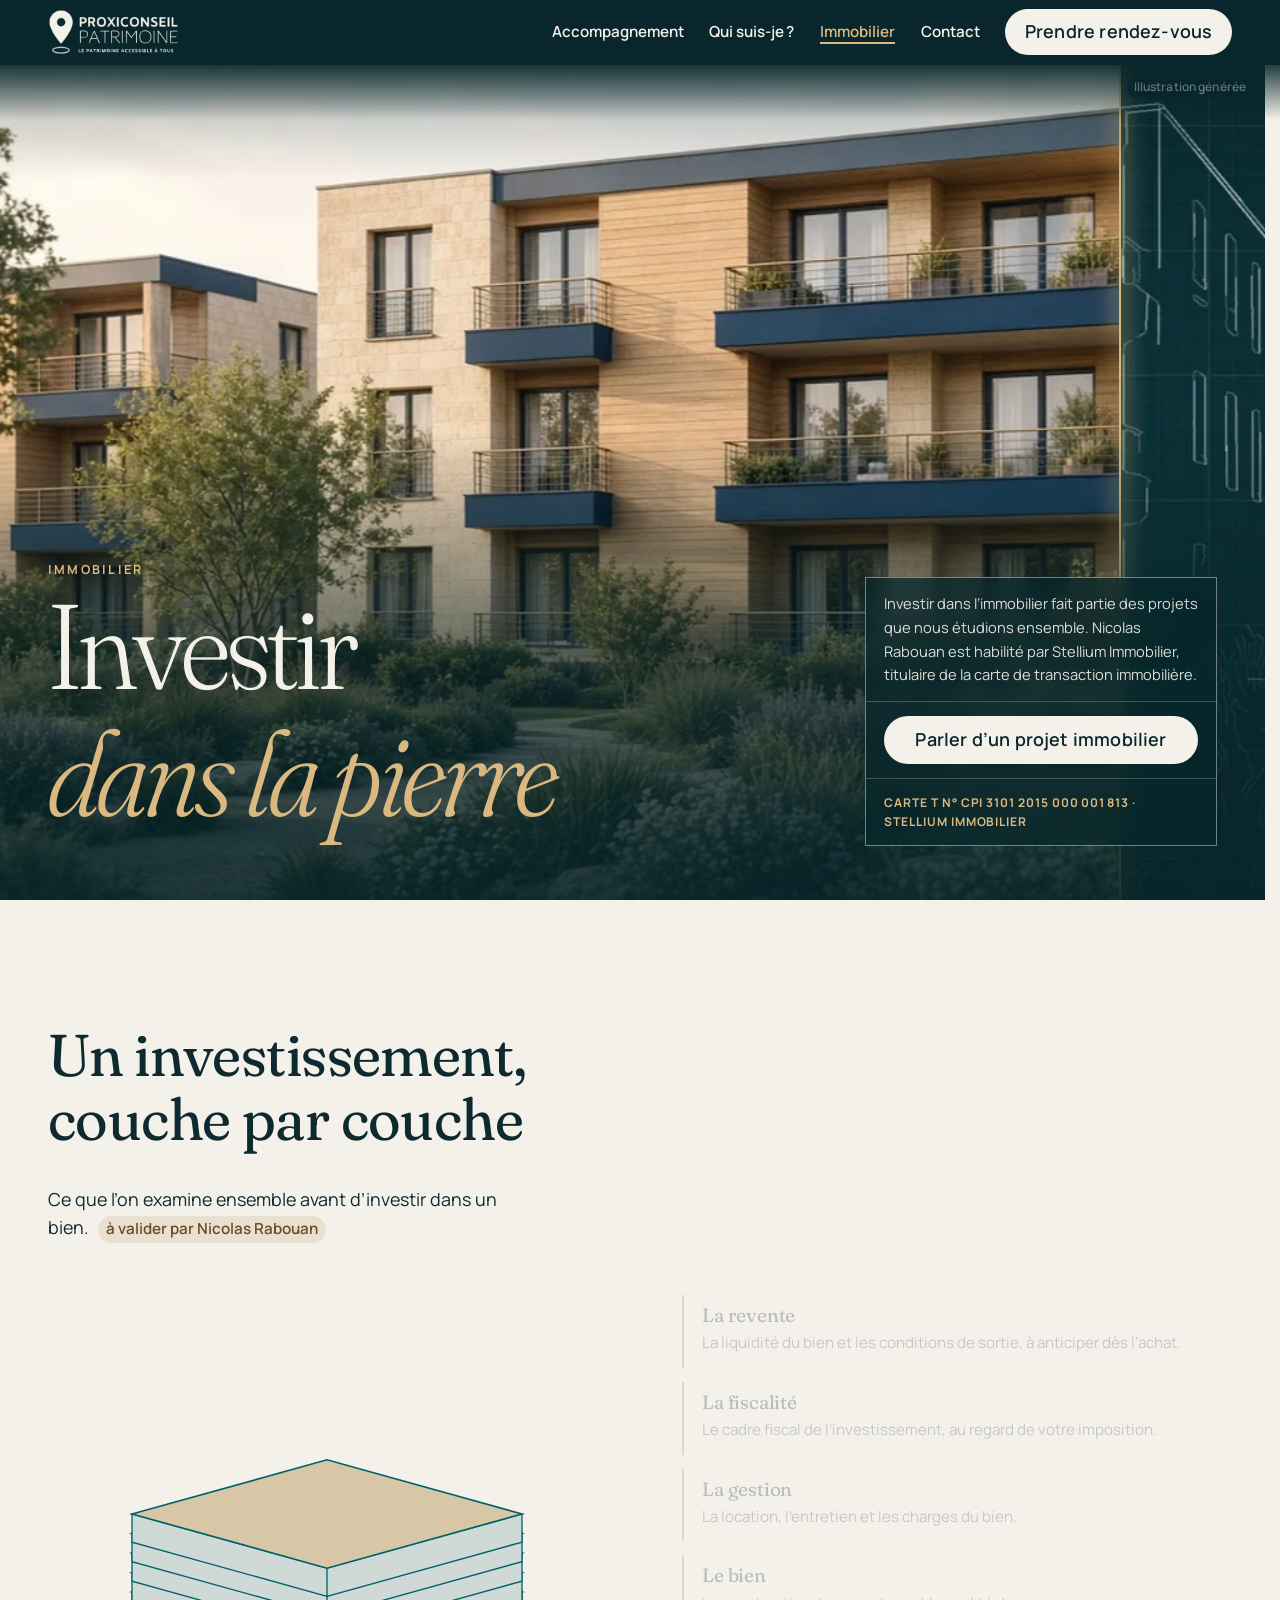
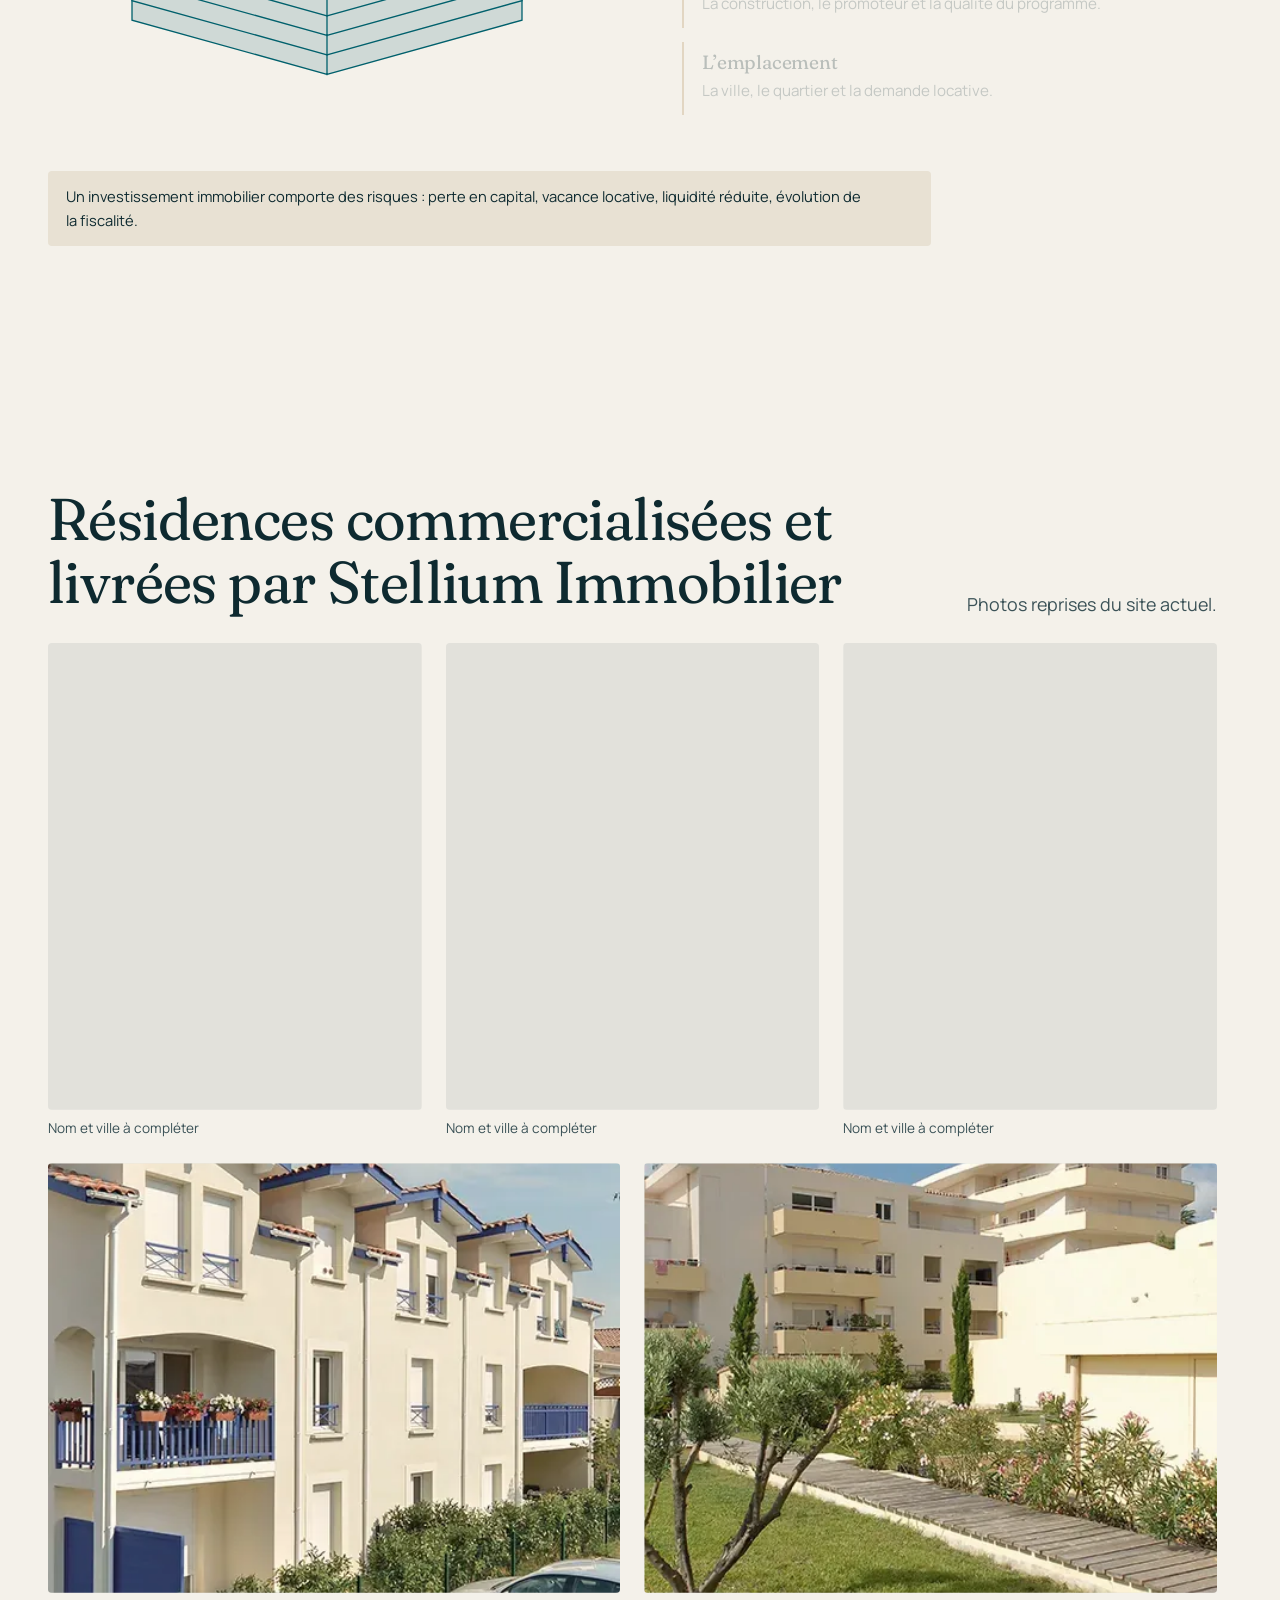
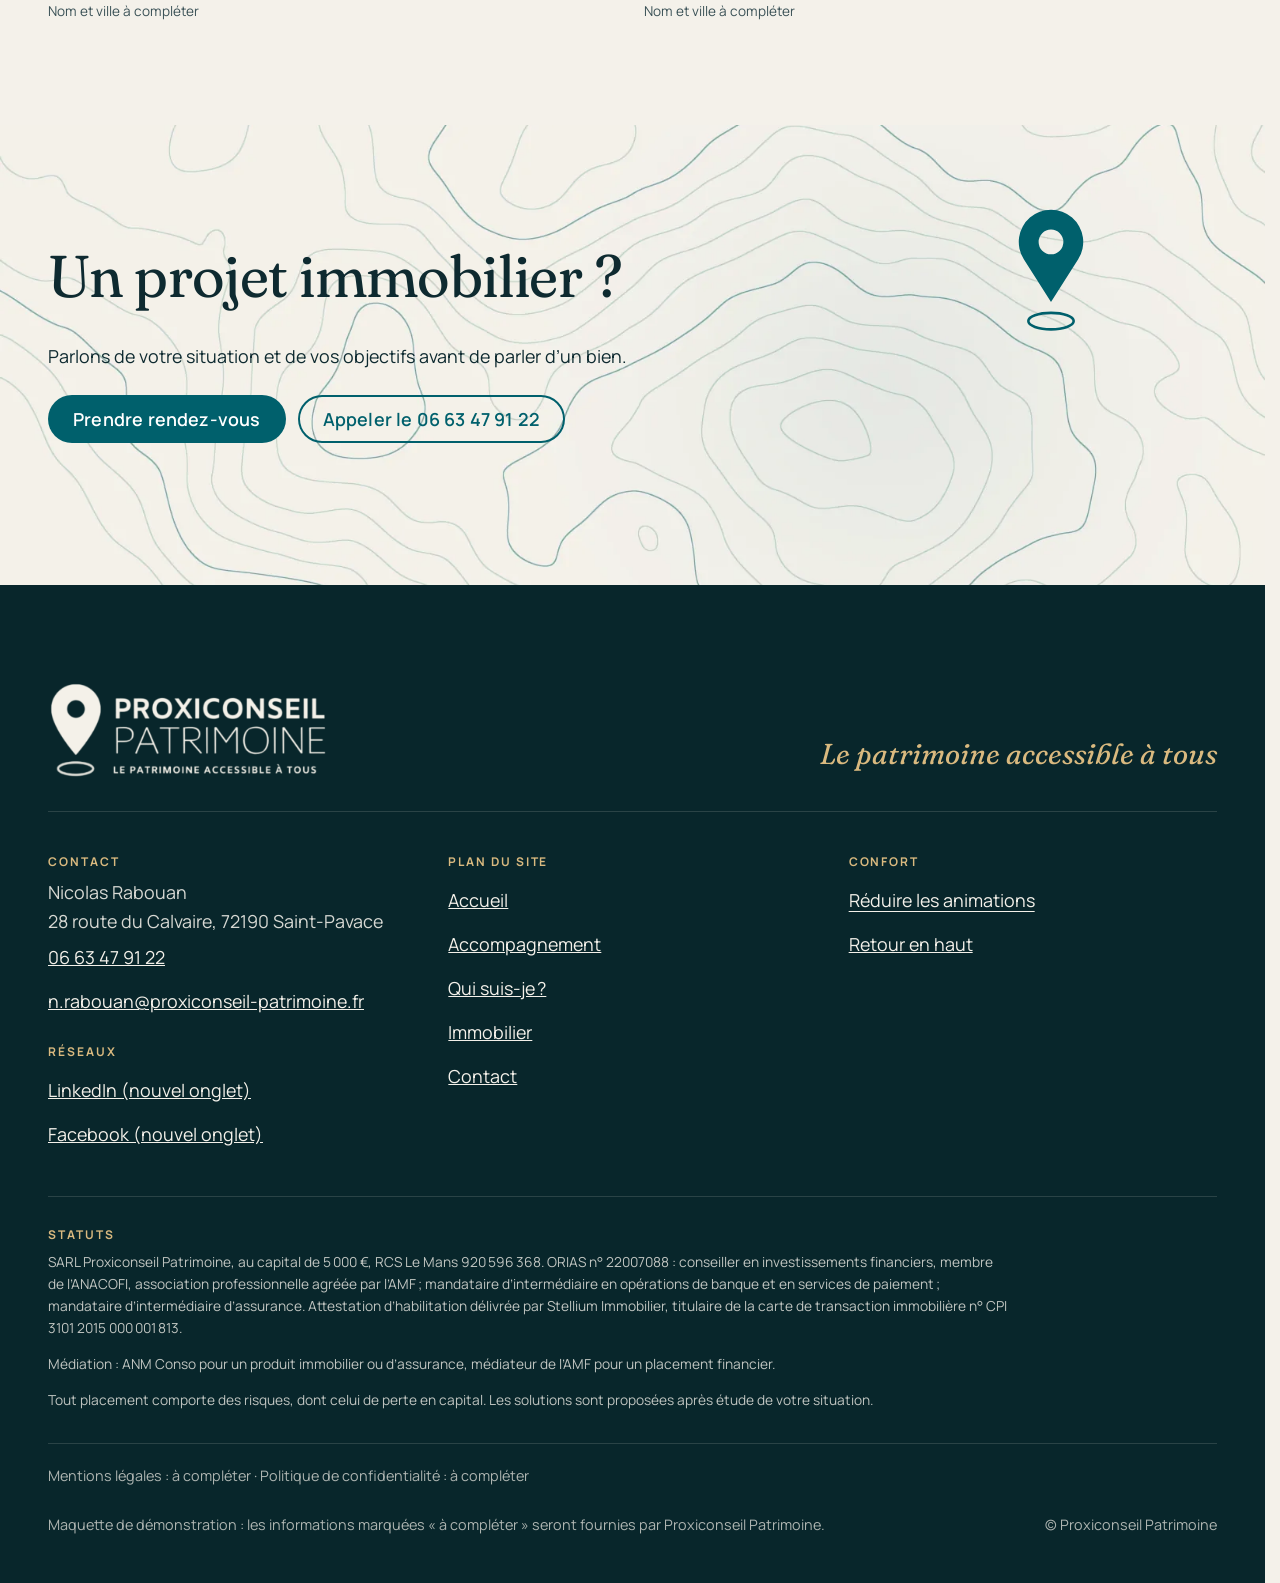
<file: immobilier.html>
<!doctype html>
<html lang="fr" data-v="6" data-curseur>
<head>
<meta charset="utf-8">
<meta name="viewport" content="width=device-width, initial-scale=1, viewport-fit=cover">
<title>Immobilier : Proxiconseil Patrimoine</title>
<meta name="description" content="Investir dans l’immobilier : ce que l’on examine, les risques, et les résidences commercialisées et livrées par Stellium Immobilier.">
<meta name="robots" content="noindex, nofollow">
<link rel="canonical" href="https://proxiconseil-maquette.vercel.app/immobilier">
<style>:root{--fond:#f4f1ea;--texte:#0e2a30;--voile-fond:#08262b;--ouverture-fond:#f4f1ea;--menu-fond:#08262b}:root { --entete-h: 72px; --barres-h: 0px; } html { background: var(--fond); color: var(--texte); scrollbar-gutter: stable; } body { margin: 0; background: var(--fond); } html.js:not(.calme):not(.secours):not([data-arrivee="retour"]) [data-anime] { opacity: 0; } html.js:not(.calme):not(.secours):not([data-arrivee="retour"]) [data-anime].vu { opacity: 1; } [data-voile] { position: fixed; inset: 0; z-index: 900; background: var(--voile-fond); transform: translateY(100%); visibility: hidden; pointer-events: none; } html[data-arrivee="voile"]:not(.voile-leve):not(.calme):not(.secours) [data-voile] { transform: none; visibility: visible; } html.calme [data-voile], html.secours [data-voile] { visibility: hidden !important; } .ouverture-panneau { position: fixed; inset: 0; z-index: 850; display: none; place-content: center; justify-items: center; background: var(--ouverture-fond, var(--voile-fond)); color: var(--fond); text-align: center; } html.js[data-arrivee="intro"]:not(.calme):not(.secours):not(.intro-finie) .ouverture-panneau { display: grid; } html.defilement-bloque, html.defilement-bloque body, html.js[data-arrivee="intro"]:not(.calme):not(.secours):not(.intro-finie), html.js[data-arrivee="intro"]:not(.calme):not(.secours):not(.intro-finie) body, html[data-arrivee="voile"]:not(.voile-leve):not(.calme):not(.secours), html[data-arrivee="voile"]:not(.voile-leve):not(.calme):not(.secours) body { overflow: hidden; } html.js[data-arrivee="intro"]:not(.calme):not(.secours):not(.intro-finie) { background-color: var(--ouverture-fond, var(--voile-fond)); } html[data-arrivee="voile"]:not(.voile-leve):not(.calme):not(.secours) { background-color: var(--voile-fond); }</style>
<script>(function () {
var d = document.documentElement, ss = null, ls = null;
try { ss = window.sessionStorage; ls = window.localStorage; } catch (e) {}
d.classList.add('js');
var calme = false;
try { calme = !!ls && ls.getItem('socle:calme') === 'oui'; } catch (e) {}
if (!calme && window.matchMedia && matchMedia('(prefers-reduced-motion: reduce)').matches) calme = true;
if (calme) d.classList.add('calme');
var nav = performance.getEntriesByType ? performance.getEntriesByType('navigation')[0] : null;
var type = nav ? nav.type : 'navigate';
var depart = null;
try { depart = JSON.parse(ss.getItem('socle:depart') || 'null'); ss.removeItem('socle:depart'); } catch (e) {}
if (depart && !(Date.now() - depart.t < 15000)) depart = null;
var retourSection = false;
try { retourSection = !!ss.getItem('socle:calme-retour'); } catch (e) {}
var mode = type === 'back_forward' || retourSection ? 'retour' : type === 'reload' ? 'intro' : depart ? 'voile' : 'intro';
d.setAttribute('data-arrivee', mode);
if (mode === 'voile' && depart.couleur) d.style.setProperty('--voile-fond', depart.couleur);
if (type === 'reload' && 'scrollRestoration' in history) {
if (!retourSection) history.scrollRestoration = 'manual';
}
try {
var choisie = ls && ls.getItem('socle:langue');
var langue = (d.lang || '').slice(0, 2);
if (choisie && choisie !== langue && type === 'navigate' && !depart) {
var alt = document.querySelector('link[rel="alternate"][hreflang="' + choisie + '"]');
if (alt) location.replace(new URL(alt.href).pathname + location.search + location.hash);
}
} catch (e) {}
setTimeout(function () { if (!d.classList.contains('demarre')) d.classList.add('secours'); }, 2000);
})();</script>
<link rel="preload" href="/assets/polices/fraunces.woff2" as="font" type="font/woff2" crossorigin>
<link rel="preload" href="/assets/polices/manrope.woff2" as="font" type="font/woff2" crossorigin>
<link rel="stylesheet" href="/assets/css/socle.css?v=6">
<link rel="stylesheet" href="/assets/css/site.css?v=6">
<link rel="modulepreload" href="/assets/js/site.js?v=6">
<link rel="modulepreload" href="/assets/js/socle/index.js?v=6">
<script src="/assets/vendor/gsap.min.js" defer></script>
<script src="/assets/vendor/ScrollTrigger.min.js" defer></script>
<script src="/assets/vendor/SplitText.min.js" defer></script>
<script type="module" src="/assets/js/site.js?v=6"></script>
<meta name="theme-color" content="#f4f1ea">
<link rel="icon" href="/assets/images/favicon.svg" type="image/svg+xml">
<link rel="apple-touch-icon" href="/assets/images/apple-touch-icon.png">
<meta property="og:type" content="website">
<meta property="og:site_name" content="Proxiconseil Patrimoine">
<meta property="og:locale" content="fr_FR">
<meta property="og:title" content="Immobilier : Proxiconseil Patrimoine">
<meta property="og:description" content="Investir dans l’immobilier : ce que l’on examine, les risques, et les résidences commercialisées et livrées par Stellium Immobilier.">
<meta property="og:url" content="https://proxiconseil-maquette.vercel.app/immobilier">
<meta property="og:image" content="https://proxiconseil-maquette.vercel.app/assets/partage/immobilier-fr.jpg">
<meta property="og:image:width" content="1200">
<meta property="og:image:height" content="630">
<meta property="og:image:alt" content="Investir dans la pierre avec Proxiconseil Patrimoine">
<meta name="twitter:card" content="summary_large_image">
<script type="application/ld+json">{"@context":"https://schema.org","@type":"FinancialService","name":"Proxiconseil Patrimoine","legalName":"SARL Proxiconseil Patrimoine","slogan":"Le patrimoine accessible à tous","url":"https://proxiconseil-maquette.vercel.app/","logo":"https://proxiconseil-maquette.vercel.app/assets/images/logo-complet.png","telephone":"+33663479122","email":"n.rabouan@proxiconseil-patrimoine.fr","address":{"@type":"PostalAddress","streetAddress":"28 route du Calvaire","postalCode":"72190","addressLocality":"Saint-Pavace","addressCountry":"FR"},"areaServed":"Le Mans","employee":{"@type":"Person","name":"Nicolas Rabouan","jobTitle":"Conseiller en investissements financiers"},"identifier":[{"@type":"PropertyValue","propertyID":"ORIAS","value":"22007088"},{"@type":"PropertyValue","propertyID":"RCS Le Mans","value":"920 596 368"}],"sameAs":["https://www.linkedin.com/in/nicolas-rabouan-7a981812a/","https://www.facebook.com/profile.php?id=100094350663130"],"description":"Conseil en gestion de patrimoine au Mans : épargne et trésorerie d'entreprise, immobilier, retraite, fiscalité à titre privé et professionnel, transmission."}</script>
</head>
<body id="haut">
<div data-voile aria-hidden="true"><div class="voile-contenu"><img src="/assets/images/repere-clair.svg" alt="" width="40" height="74"><span data-voile-libelle>Immobilier</span></div></div>
<div class="ouverture-panneau" data-ouverture aria-hidden="true">
  <div class="ouverture-scene">
    <span class="ouverture-onde"></span><span class="ouverture-onde"></span><span class="ouverture-onde"></span>
    <svg class="repere ouverture-repere" viewBox="0 0 128 236" aria-hidden="true" focusable="false"><g class="repere-corps"><path fill="currentColor" fill-rule="evenodd" d="M11.26 97.53A62.5 62.5 0 1 1 116.74 97.53L64 180.5ZM88 64A24 24 0 1 0 40 64A24 24 0 1 0 88 64Z"/></g><ellipse class="repere-ombre" cx="64" cy="217.5" rx="44" ry="16" fill="none" stroke="currentColor" stroke-width="5"/></svg>
  </div>
  <img class="ouverture-nom" src="/assets/images/logo-texte.webp" alt="" width="547" height="201">
</div>
<a class="evitement" href="#contenu">Aller au contenu</a>
<header data-entete>
  <div class="entete-rangee">
    <a class="entete-logo" href="/" data-libelle="Accueil">
      <img src="/assets/images/logo-complet.webp" alt="" width="720" height="252"><span class="visuellement-cache">Proxiconseil Patrimoine</span>
    </a>
    <nav data-nav aria-label="Navigation principale">
      <ul><li><a href="/accompagnement" data-libelle="Accompagnement">Accompagnement</a></li><li><a href="/qui-suis-je" data-libelle="Qui suis-je ?">Qui suis-je ?</a></li><li><a href="/immobilier" data-libelle="Immobilier" aria-current="page">Immobilier</a></li><li><a href="/contact" data-libelle="Contact">Contact</a></li></ul>
    </nav>
    <div class="entete-actions">
      <a class="bouton" href="/contact#rendez-vous" data-libelle="Contact">Prendre rendez-vous</a>
      <button type="button" data-menu-bouton aria-controls="menu" aria-expanded="false" data-libelle-ouvrir="Menu" data-libelle-fermer="Fermer"><span data-libelle-bouton>Menu</span></button>
    </div>
  </div>
</header>
<div id="menu" data-menu role="dialog" aria-modal="true" aria-label="Menu">
  <ul><li style="--i:0"><a href="/" class="menu-lien" data-libelle="Accueil">Accueil</a></li><li style="--i:1"><a href="/accompagnement" class="menu-lien" data-libelle="Accompagnement">Accompagnement</a></li><li style="--i:2"><a href="/qui-suis-je" class="menu-lien" data-libelle="Qui suis-je ?">Qui suis-je ?</a></li><li style="--i:3"><a href="/immobilier" class="menu-lien" data-libelle="Immobilier" aria-current="page">Immobilier</a></li><li style="--i:4"><a href="/contact" class="menu-lien" data-libelle="Contact">Contact</a></li></ul>
  <p><a class="bouton" href="tel:+33663479122">Appeler 06 63 47 91 22</a></p>
  <p><button type="button" class="lien" data-calme-bascule data-libelle-reduire="Réduire les animations" data-libelle-retablir="Rétablir les animations" data-libelle-systeme="Animations réduites par le réglage de votre appareil"><span data-libelle-bouton>Réduire les animations</span></button></p>
</div>
<main id="contenu" tabindex="-1" data-page="immobilier">
<section class="imm-tete" id="debut" data-entete-nuit>
  <div class="imm-scene" data-effet="plan-pierre" data-souris>
    <figure class="media imm-photo" data-grok style="--cadrage:50% 50%">
  <picture><source media="(max-width: 760px) and (orientation: portrait)" srcset="/assets/images/grok/immobilier-facade-mobile-480.webp 480w, /assets/images/grok/immobilier-facade-mobile-640.webp 640w, /assets/images/grok/immobilier-facade-mobile-960.webp 960w" sizes="100vw">
    <img src="/assets/images/grok/immobilier-facade-1280.webp" srcset="/assets/images/grok/immobilier-facade-640.webp 640w, /assets/images/grok/immobilier-facade-1280.webp 1280w, /assets/images/grok/immobilier-facade-1752.webp 1752w" sizes="100vw" alt="Façade d’une résidence contemporaine générique avec balcons et jardin" width="1280" height="720" fetchpriority="high" loading="eager" decoding="async">
  </picture><figcaption class="mention-ia">Illustration générée</figcaption>
</figure>
    <div class="imm-plan" aria-hidden="true">
      <figure class="media imm-plan-media" style="--cadrage:50% 50%">
  <picture><source media="(max-width: 760px) and (orientation: portrait)" srcset="/assets/images/immobilier-plan-mobile-480.webp 480w, /assets/images/immobilier-plan-mobile-640.webp 640w, /assets/images/immobilier-plan-mobile-960.webp 960w" sizes="100vw">
    <img src="/assets/images/immobilier-plan-1280.webp" srcset="/assets/images/immobilier-plan-640.webp 640w, /assets/images/immobilier-plan-1280.webp 1280w, /assets/images/immobilier-plan-1752.webp 1752w" sizes="100vw" alt="" width="1280" height="720" fetchpriority="high" loading="eager" decoding="async">
  </picture>
</figure>
      <p class="plan-cartouche"><span>Plan de façade</span><span>Schéma illustratif</span></p>
    </div>
    <span class="imm-scan" aria-hidden="true"></span>
    <span class="imm-loupe" aria-hidden="true"></span>
  </div>
  <div class="conteneur imm-tete-texte">
    <div class="imm-titrage">
      <p class="surtitre" data-anime="gsap">Immobilier</p>
      <h1 class="imm-titre"><span class="ligne-masque"><span class="imm-ligne" data-anime="gsap">Investir</span></span><span class="ligne-masque"><span class="imm-ligne" data-anime="gsap"><em>dans la pierre</em></span></span></h1>
    </div>
    <div class="imm-cartouche" data-anime="gsap">
      <p class="imm-cartouche-texte">Investir dans l’immobilier fait partie des projets que nous étudions ensemble. Nicolas Rabouan est habilité par Stellium Immobilier, titulaire de la carte de transaction immobilière.</p>
      <p class="imm-actions"><a href="/contact?sujet=immobilier#rendez-vous" class="bouton bouton--clair" data-libelle="Contact" data-action-principale data-survol="magnetique">Parler d’un projet immobilier</a></p>
      <p class="imm-info" data-info-cle>Carte T n° CPI 3101 2015 000 001 813 · Stellium Immobilier</p>
    </div>
  </div>
</section>
<section class="couches conteneur" id="couches">
  <div class="couches-tete">
    <h2 data-anime="lignes">Un investissement, couche par couche</h2>
    <p data-anime>Ce que l’on examine ensemble avant d’investir dans un bien. <span class="a-valider">à valider par Nicolas Rabouan</span></p>
  </div>
  <div class="eclatee" data-effet="vue-eclatee" data-visuel>
    <svg class="eclatee-dessin" viewBox="0 0 480 440" aria-hidden="true"><g class="couche couche--sol" data-i="0"><path class="couche-cote" d="M60 300 L60 326 L240 376 L240 350 Z M240 350 L240 376 L420 326 L420 300 Z"/><path class="couche-dessus" d="M60 300 L240 250 L420 300 L240 350 Z"/></g><g class="couche couche--rdc" data-i="1"><path class="couche-cote" d="M60 248 L60 274 L240 324 L240 298 Z M240 298 L240 324 L420 274 L420 248 Z"/><path class="couche-dessus" d="M60 248 L240 198 L420 248 L240 298 Z"/></g><g class="couche couche--etage1" data-i="2"><path class="couche-cote" d="M60 196 L60 222 L240 272 L240 246 Z M240 246 L240 272 L420 222 L420 196 Z"/><path class="couche-dessus" d="M60 196 L240 146 L420 196 L240 246 Z"/></g><g class="couche couche--etage2" data-i="3"><path class="couche-cote" d="M60 144 L60 170 L240 220 L240 194 Z M240 194 L240 220 L420 170 L420 144 Z"/><path class="couche-dessus" d="M60 144 L240 94 L420 144 L240 194 Z"/></g><g class="couche couche--toit" data-i="4"><path class="couche-cote" d="M60 92 L60 118 L240 168 L240 142 Z M240 142 L240 168 L420 118 L420 92 Z"/><path class="couche-dessus" d="M60 92 L240 42 L420 92 L240 142 Z"/></g></svg>
    <ol class="eclatee-legendes">
      <li class="legende legende--toit"><h3>La revente</h3><p>La liquidité du bien et les conditions de sortie, à anticiper dès l’achat.</p></li><li class="legende legende--etage2"><h3>La fiscalité</h3><p>Le cadre fiscal de l’investissement, au regard de votre imposition.</p></li><li class="legende legende--etage1"><h3>La gestion</h3><p>La location, l’entretien et les charges du bien.</p></li><li class="legende legende--rdc"><h3>Le bien</h3><p>La construction, le promoteur et la qualité du programme.</p></li><li class="legende legende--sol"><h3>L’emplacement</h3><p>La ville, le quartier et la demande locative.</p></li>
    </ol>
  </div>
  <p class="couches-risque" data-anime>Un investissement immobilier comporte des risques : perte en capital, vacance locative, liquidité réduite, évolution de la fiscalité.</p>
</section>
<section class="mosaique conteneur" id="residences">
  <div class="mosaique-tete">
    <h2 data-anime="lignes">Résidences commercialisées et livrées par Stellium Immobilier</h2>
    <p data-anime>Photos reprises du site actuel.</p>
  </div>
  <div class="mosaique-grille">
    <figure class="mosaique-carte" id="residence-1" data-survol="incline">
      <figure class="media mosaique-media" data-anime="rideau" style="--cadrage:50% 50%">
  <picture>
    <img src="/assets/images/residence-1-640.webp" srcset="/assets/images/residence-1-480.webp 480w, /assets/images/residence-1-640.webp 640w" sizes="(max-width: 760px) 90vw, 30vw" alt="Résidence contemporaine aux façades blanches autour d’un jardin intérieur" width="640" height="800" loading="lazy" decoding="async">
  </picture>
</figure>
      <figcaption>Nom et ville à compléter</figcaption>
    </figure><figure class="mosaique-carte" id="residence-2" data-survol="incline">
      <figure class="media mosaique-media" data-anime="rideau" style="--cadrage:50% 50%">
  <picture>
    <img src="/assets/images/residence-2-640.webp" srcset="/assets/images/residence-2-480.webp 480w, /assets/images/residence-2-640.webp 640w" sizes="(max-width: 760px) 90vw, 30vw" alt="Résidence moderne à balcons vitrés au bord d’une ligne de tramway" width="640" height="800" loading="lazy" decoding="async">
  </picture>
</figure>
      <figcaption>Nom et ville à compléter</figcaption>
    </figure><figure class="mosaique-carte" id="residence-3" data-survol="incline">
      <figure class="media mosaique-media" data-anime="rideau" style="--cadrage:50% 50%">
  <picture>
    <img src="/assets/images/residence-3-640.webp" srcset="/assets/images/residence-3-480.webp 480w, /assets/images/residence-3-640.webp 640w" sizes="(max-width: 760px) 90vw, 30vw" alt="Immeuble de style classique aux façades crème et balcons en fer forgé" width="640" height="800" loading="lazy" decoding="async">
  </picture>
</figure>
      <figcaption>Nom et ville à compléter</figcaption>
    </figure><figure class="mosaique-carte" id="residence-4" data-survol="incline">
      <figure class="media mosaique-media" data-anime="rideau" style="--cadrage:50% 50%">
  <picture>
    <img src="/assets/images/residence-4-640.webp" srcset="/assets/images/residence-4-480.webp 480w, /assets/images/residence-4-640.webp 640w" sizes="(max-width: 760px) 90vw, 30vw" alt="Petite résidence crème aux balcons et volets bleus" width="640" height="800" loading="lazy" decoding="async">
  </picture>
</figure>
      <figcaption>Nom et ville à compléter</figcaption>
    </figure><figure class="mosaique-carte" id="residence-5" data-survol="incline">
      <figure class="media mosaique-media" data-anime="rideau" style="--cadrage:50% 50%">
  <picture>
    <img src="/assets/images/residence-5-640.webp" srcset="/assets/images/residence-5-480.webp 480w, /assets/images/residence-5-640.webp 640w" sizes="(max-width: 760px) 90vw, 30vw" alt="Résidence basse derrière un jardin planté d’oliviers" width="640" height="800" loading="lazy" decoding="async">
  </picture>
</figure>
      <figcaption>Nom et ville à compléter</figcaption>
    </figure>
  </div>
</section>
<section class="fin-page fin-page--courbes" id="appel">
  <div class="conteneur fin-page-grille">
    <div class="fin-page-repere" aria-hidden="true" data-effet="ondes-appel" data-visuel><span></span><span></span><span></span><svg class="repere fin-repere" viewBox="0 0 128 236" aria-hidden="true" focusable="false"><g class="repere-corps"><path fill="currentColor" fill-rule="evenodd" d="M11.26 97.53A62.5 62.5 0 1 1 116.74 97.53L64 180.5ZM88 64A24 24 0 1 0 40 64A24 24 0 1 0 88 64Z"/></g><ellipse class="repere-ombre" cx="64" cy="217.5" rx="44" ry="16" fill="none" stroke="currentColor" stroke-width="5"/></svg></div>
    <div>
      <h2 data-anime="lignes">Un projet immobilier ?</h2>
      <p data-anime>Parlons de votre situation et de vos objectifs avant de parler d’un bien.</p>
      <p class="appel-actions" data-anime><a href="/contact?sujet=immobilier#rendez-vous" class="bouton" data-libelle="Contact">Prendre rendez-vous</a> <a class="bouton bouton--contour" href="tel:+33663479122">Appeler le 06 63 47 91 22</a></p>
    </div>
  </div>
</section>
</main>
<footer class="pied" id="pied" data-masque-barre>
  <div class="conteneur pied-haut">
    <img class="pied-logo" src="/assets/images/logo-complet-clair.webp" alt="Proxiconseil Patrimoine" width="720" height="252" loading="lazy">
    <p class="pied-devise">Le patrimoine accessible à tous</p>
  </div>
  <div class="conteneur pied-grille">
    <div>
      <p class="pied-titre">Contact</p>
      <p>Nicolas Rabouan<br>28 route du Calvaire, 72190 Saint-Pavace<br><a href="tel:+33663479122">06 63 47 91 22</a><br><a href="mailto:n.rabouan@proxiconseil-patrimoine.fr">n.rabouan@proxiconseil-patrimoine.fr</a></p>
      <p class="pied-titre">Réseaux</p>
      <ul class="pied-reseaux"><li><a href="https://www.linkedin.com/in/nicolas-rabouan-7a981812a/" target="_blank" rel="noopener">LinkedIn (nouvel onglet)</a></li><li><a href="https://www.facebook.com/profile.php?id=100094350663130" target="_blank" rel="noopener">Facebook (nouvel onglet)</a></li></ul>
    </div>
    <nav aria-label="Plan du site">
      <p class="pied-titre">Plan du site</p>
      <ul><li><a href="/" data-libelle="Accueil">Accueil</a></li><li><a href="/accompagnement" data-libelle="Accompagnement">Accompagnement</a></li><li><a href="/qui-suis-je" data-libelle="Qui suis-je ?">Qui suis-je ?</a></li><li><a href="/immobilier" data-libelle="Immobilier" aria-current="page">Immobilier</a></li><li><a href="/contact" data-libelle="Contact">Contact</a></li></ul>
    </nav>
    <div>
      <p class="pied-titre">Confort</p>
      <ul>
        <li><button type="button" class="lien" data-calme-bascule data-libelle-reduire="Réduire les animations" data-libelle-retablir="Rétablir les animations" data-libelle-systeme="Animations réduites par le réglage de votre appareil"><span data-libelle-bouton>Réduire les animations</span></button></li>
        <li><a href="#haut" data-sans-transition>Retour en haut</a></li>
      </ul>
    </div>
  </div>
  <div class="conteneur pied-legal">
    <p class="pied-titre">Statuts</p>
    <p>SARL Proxiconseil Patrimoine, au capital de 5 000 €, RCS Le Mans 920 596 368. ORIAS n° 22007088 : conseiller en investissements financiers, membre de l’ANACOFI, association professionnelle agréée par l’AMF ; mandataire d’intermédiaire en opérations de banque et en services de paiement ; mandataire d’intermédiaire d’assurance. Attestation d’habilitation délivrée par Stellium Immobilier, titulaire de la carte de transaction immobilière n° CPI 3101 2015 000 001 813.</p>
    <p>Médiation : ANM Conso pour un produit immobilier ou d’assurance, médiateur de l’AMF pour un placement financier.</p>
    <p>Tout placement comporte des risques, dont celui de perte en capital. Les solutions sont proposées après étude de votre situation.</p>
  </div>
  <div class="conteneur pied-bas"><p>Mentions légales : à compléter · Politique de confidentialité : à compléter</p><p>Maquette de démonstration : les informations marquées « à compléter » seront fournies par Proxiconseil Patrimoine.</p><p>© Proxiconseil Patrimoine</p></div>
</footer>
<div data-barre-fixe>
  <a class="bouton bouton--contour" href="tel:+33663479122">Appeler</a>
  <a class="bouton" href="/contact#rendez-vous" data-libelle="Contact">Rendez-vous</a>
</div>
</body>
</html>
</file>
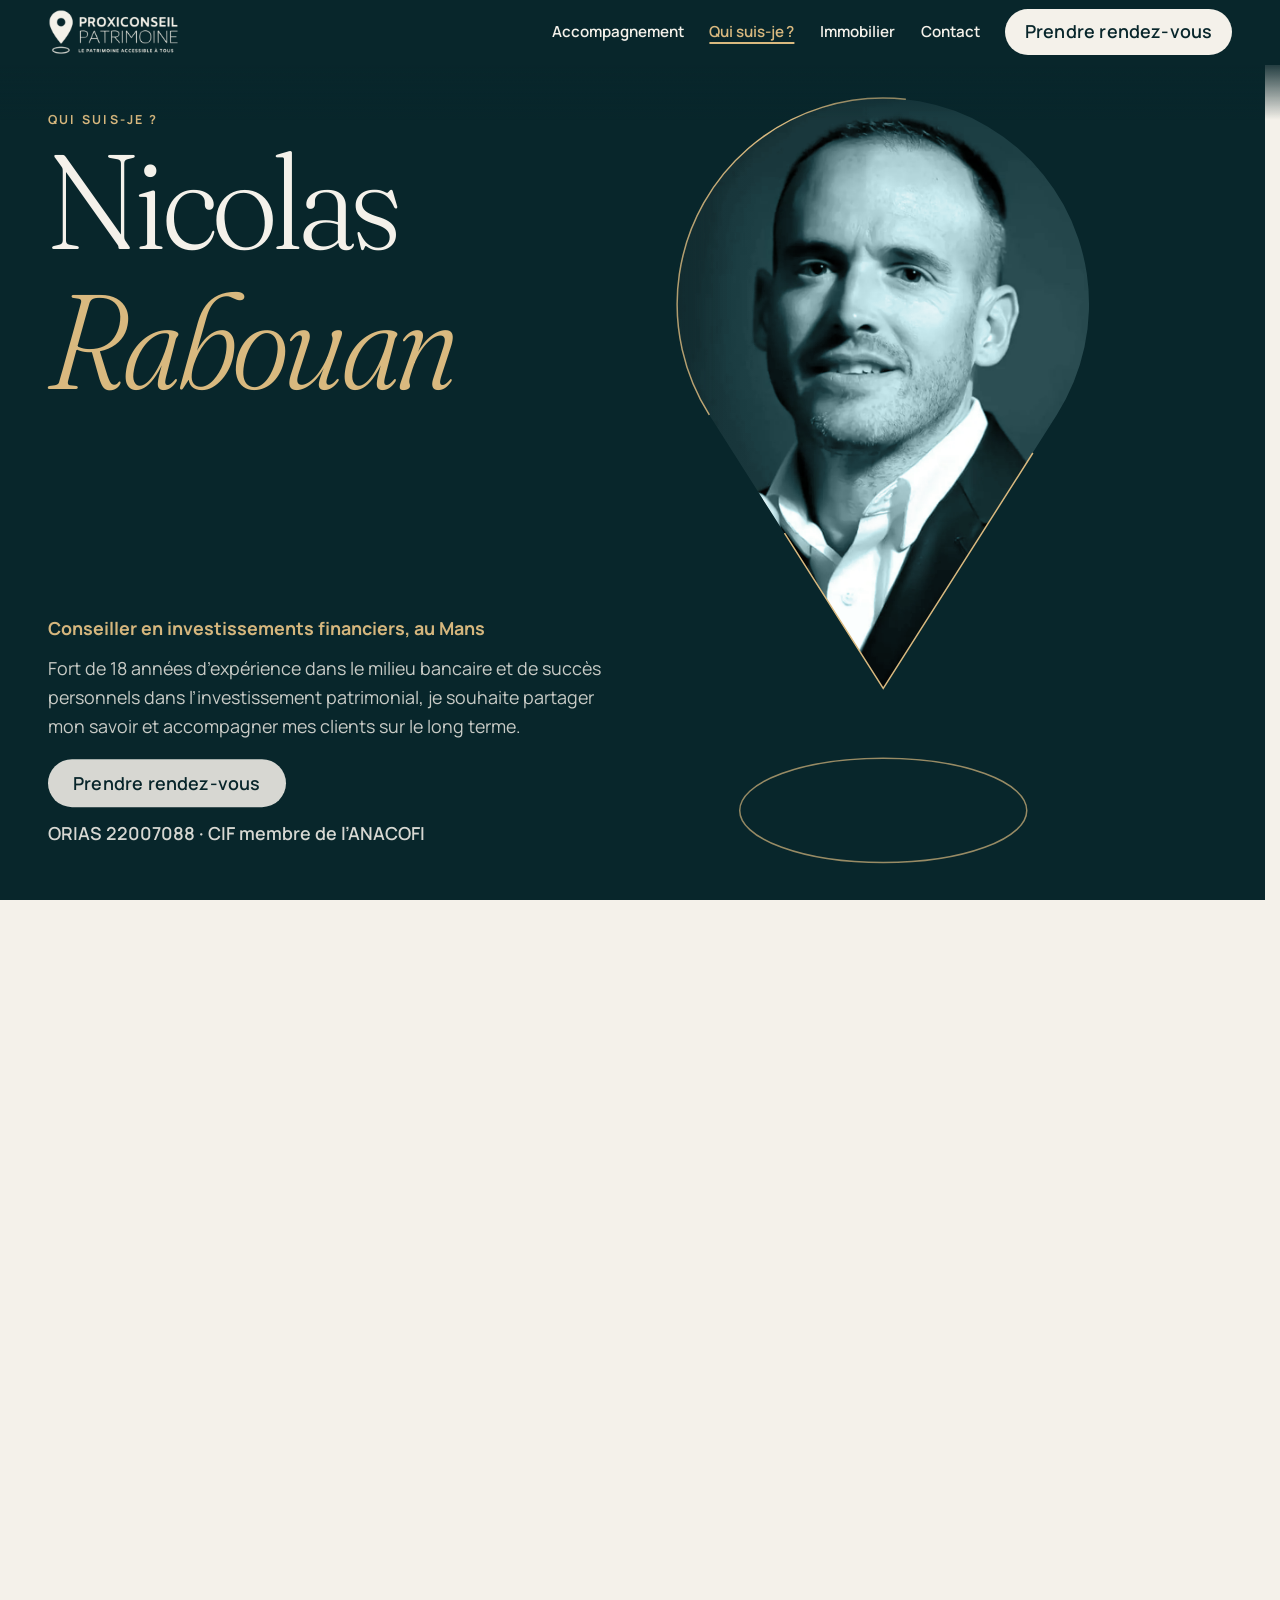
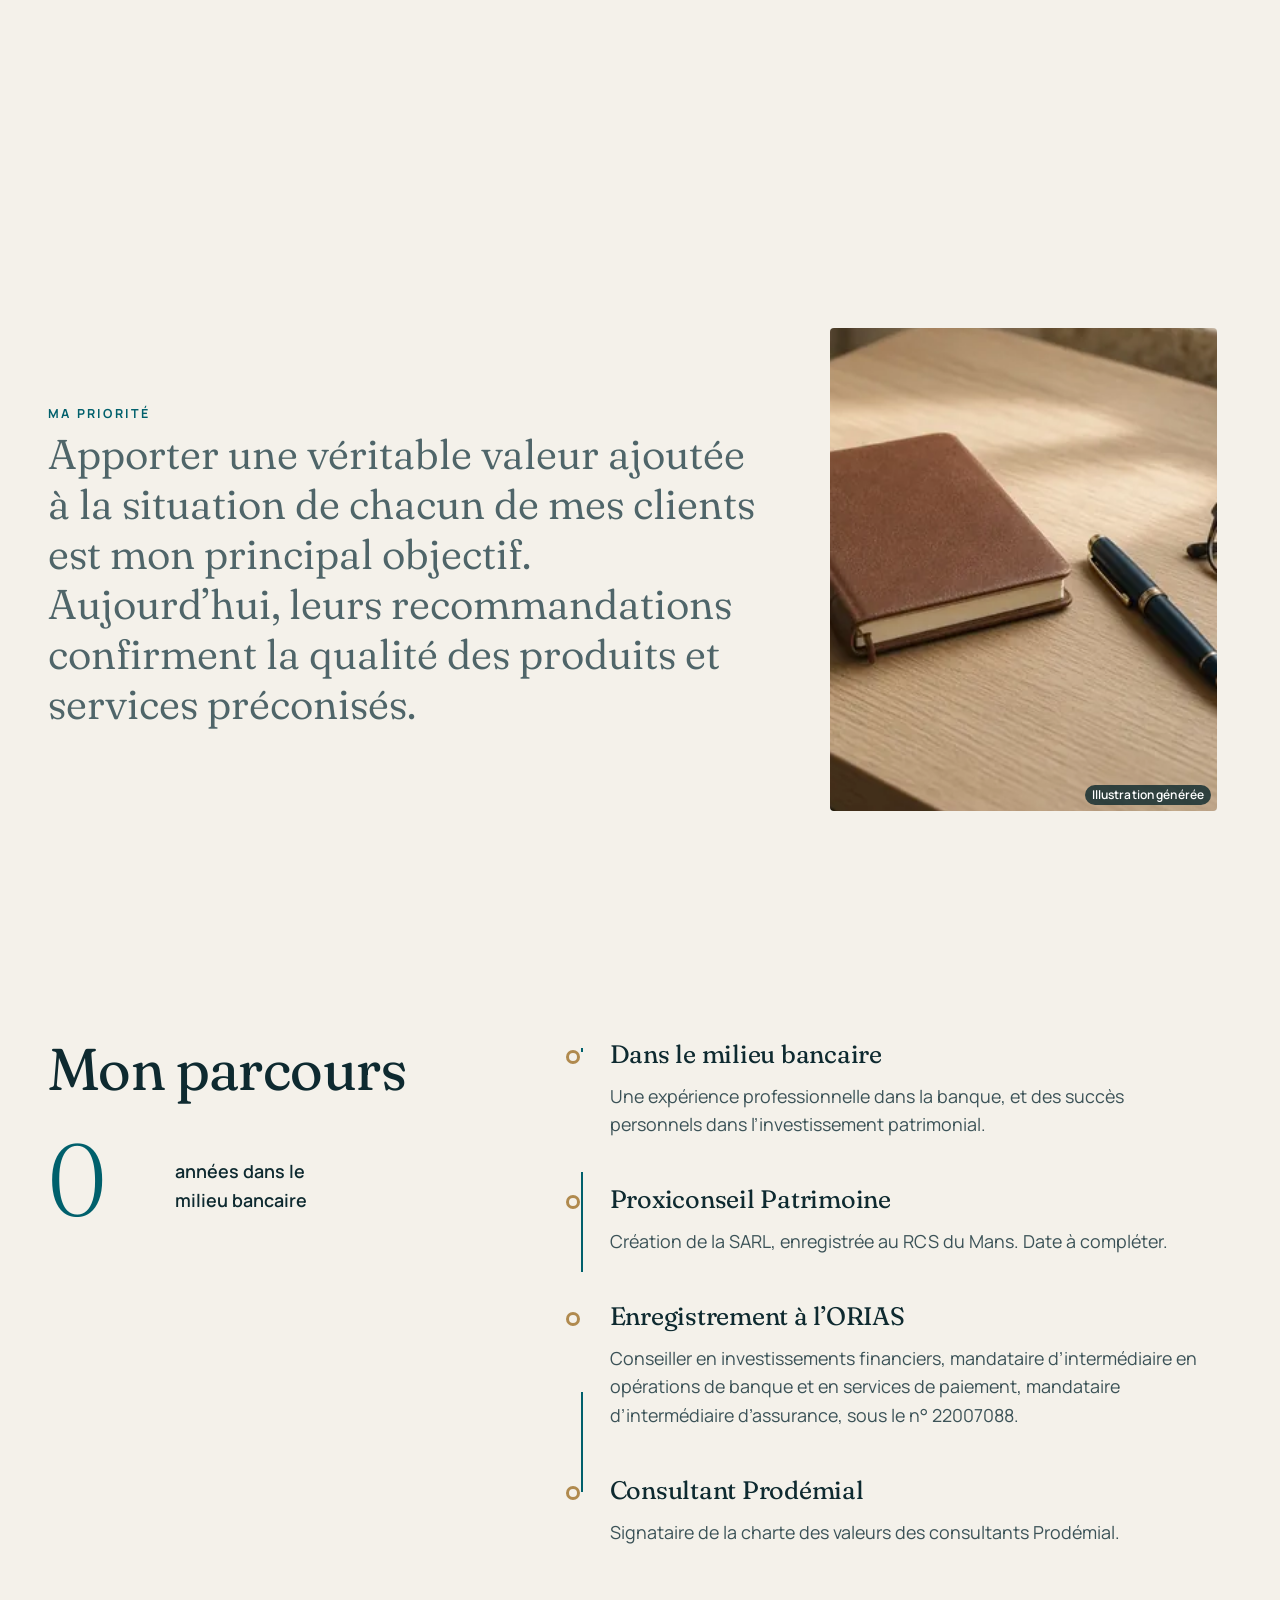
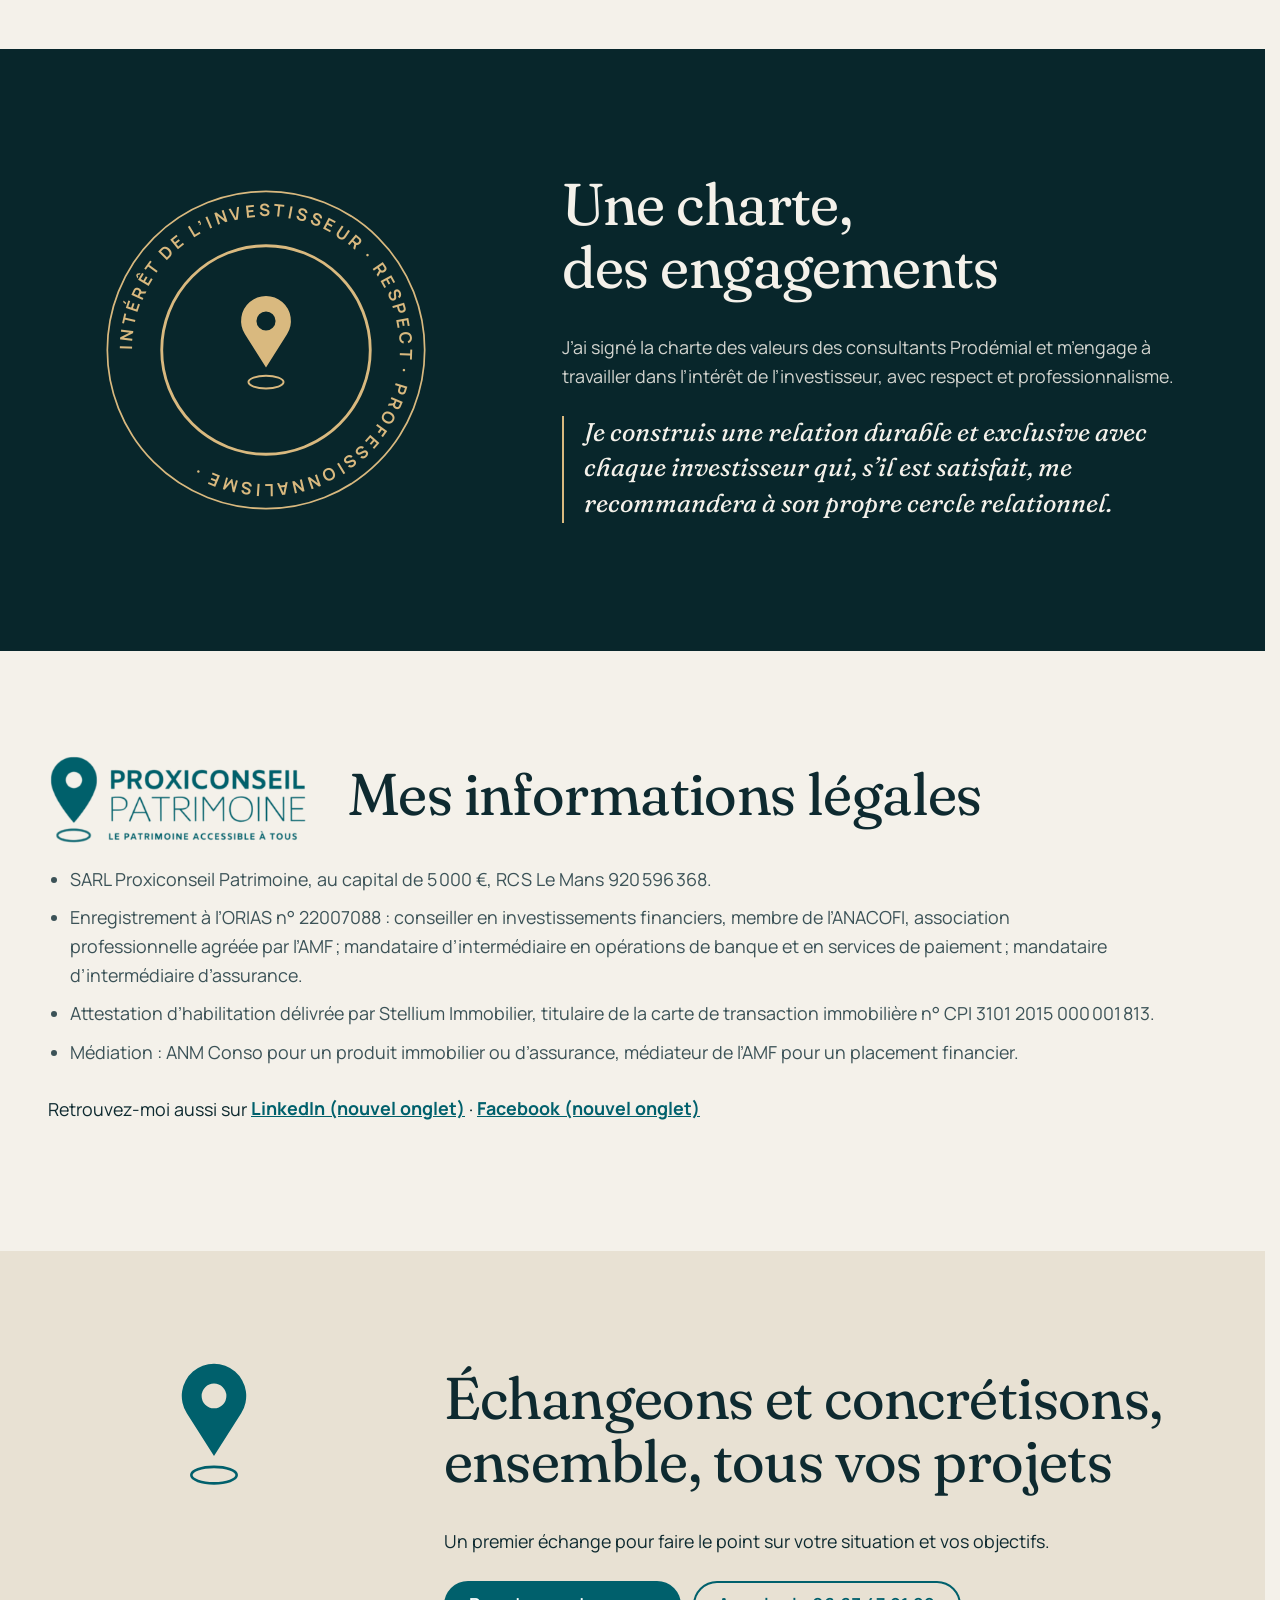
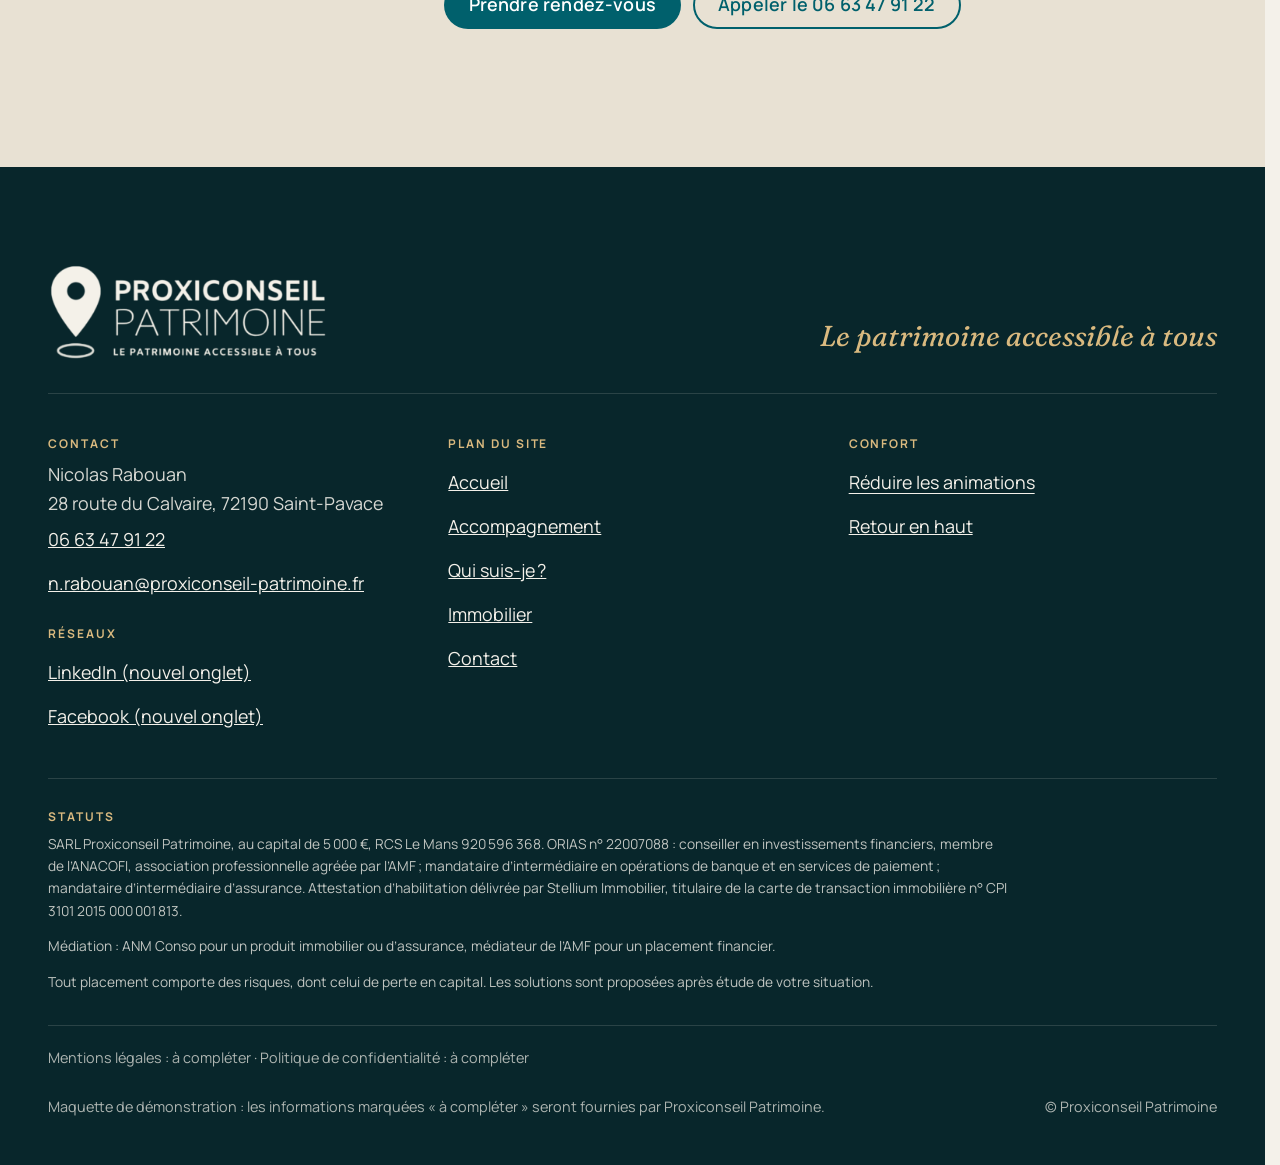
<file: qui-suis-je.html>
<!doctype html>
<html lang="fr" data-v="6" data-curseur>
<head>
<meta charset="utf-8">
<meta name="viewport" content="width=device-width, initial-scale=1, viewport-fit=cover">
<title>Qui suis-je ? Nicolas Rabouan, Proxiconseil Patrimoine</title>
<meta name="description" content="Nicolas Rabouan : 18 années dans le milieu bancaire, conseiller en investissements financiers au Mans, signataire de la charte des valeurs Prodémial.">
<meta name="robots" content="noindex, nofollow">
<link rel="canonical" href="https://proxiconseil-maquette.vercel.app/qui-suis-je">
<style>:root{--fond:#f4f1ea;--texte:#0e2a30;--voile-fond:#08262b;--ouverture-fond:#f4f1ea;--menu-fond:#08262b}:root { --entete-h: 72px; --barres-h: 0px; } html { background: var(--fond); color: var(--texte); scrollbar-gutter: stable; } body { margin: 0; background: var(--fond); } html.js:not(.calme):not(.secours):not([data-arrivee="retour"]) [data-anime] { opacity: 0; } html.js:not(.calme):not(.secours):not([data-arrivee="retour"]) [data-anime].vu { opacity: 1; } [data-voile] { position: fixed; inset: 0; z-index: 900; background: var(--voile-fond); transform: translateY(100%); visibility: hidden; pointer-events: none; } html[data-arrivee="voile"]:not(.voile-leve):not(.calme):not(.secours) [data-voile] { transform: none; visibility: visible; } html.calme [data-voile], html.secours [data-voile] { visibility: hidden !important; } .ouverture-panneau { position: fixed; inset: 0; z-index: 850; display: none; place-content: center; justify-items: center; background: var(--ouverture-fond, var(--voile-fond)); color: var(--fond); text-align: center; } html.js[data-arrivee="intro"]:not(.calme):not(.secours):not(.intro-finie) .ouverture-panneau { display: grid; } html.defilement-bloque, html.defilement-bloque body, html.js[data-arrivee="intro"]:not(.calme):not(.secours):not(.intro-finie), html.js[data-arrivee="intro"]:not(.calme):not(.secours):not(.intro-finie) body, html[data-arrivee="voile"]:not(.voile-leve):not(.calme):not(.secours), html[data-arrivee="voile"]:not(.voile-leve):not(.calme):not(.secours) body { overflow: hidden; } html.js[data-arrivee="intro"]:not(.calme):not(.secours):not(.intro-finie) { background-color: var(--ouverture-fond, var(--voile-fond)); } html[data-arrivee="voile"]:not(.voile-leve):not(.calme):not(.secours) { background-color: var(--voile-fond); }</style>
<script>(function () {
var d = document.documentElement, ss = null, ls = null;
try { ss = window.sessionStorage; ls = window.localStorage; } catch (e) {}
d.classList.add('js');
var calme = false;
try { calme = !!ls && ls.getItem('socle:calme') === 'oui'; } catch (e) {}
if (!calme && window.matchMedia && matchMedia('(prefers-reduced-motion: reduce)').matches) calme = true;
if (calme) d.classList.add('calme');
var nav = performance.getEntriesByType ? performance.getEntriesByType('navigation')[0] : null;
var type = nav ? nav.type : 'navigate';
var depart = null;
try { depart = JSON.parse(ss.getItem('socle:depart') || 'null'); ss.removeItem('socle:depart'); } catch (e) {}
if (depart && !(Date.now() - depart.t < 15000)) depart = null;
var retourSection = false;
try { retourSection = !!ss.getItem('socle:calme-retour'); } catch (e) {}
var mode = type === 'back_forward' || retourSection ? 'retour' : type === 'reload' ? 'intro' : depart ? 'voile' : 'intro';
d.setAttribute('data-arrivee', mode);
if (mode === 'voile' && depart.couleur) d.style.setProperty('--voile-fond', depart.couleur);
if (type === 'reload' && 'scrollRestoration' in history) {
if (!retourSection) history.scrollRestoration = 'manual';
}
try {
var choisie = ls && ls.getItem('socle:langue');
var langue = (d.lang || '').slice(0, 2);
if (choisie && choisie !== langue && type === 'navigate' && !depart) {
var alt = document.querySelector('link[rel="alternate"][hreflang="' + choisie + '"]');
if (alt) location.replace(new URL(alt.href).pathname + location.search + location.hash);
}
} catch (e) {}
setTimeout(function () { if (!d.classList.contains('demarre')) d.classList.add('secours'); }, 2000);
})();</script>
<link rel="preload" href="/assets/polices/fraunces.woff2" as="font" type="font/woff2" crossorigin>
<link rel="preload" href="/assets/polices/manrope.woff2" as="font" type="font/woff2" crossorigin>
<link rel="stylesheet" href="/assets/css/socle.css?v=6">
<link rel="stylesheet" href="/assets/css/site.css?v=6">
<link rel="modulepreload" href="/assets/js/site.js?v=6">
<link rel="modulepreload" href="/assets/js/socle/index.js?v=6">
<script src="/assets/vendor/gsap.min.js" defer></script>
<script src="/assets/vendor/ScrollTrigger.min.js" defer></script>
<script src="/assets/vendor/SplitText.min.js" defer></script>
<script type="module" src="/assets/js/site.js?v=6"></script>
<meta name="theme-color" content="#f4f1ea">
<link rel="icon" href="/assets/images/favicon.svg" type="image/svg+xml">
<link rel="apple-touch-icon" href="/assets/images/apple-touch-icon.png">
<meta property="og:type" content="website">
<meta property="og:site_name" content="Proxiconseil Patrimoine">
<meta property="og:locale" content="fr_FR">
<meta property="og:title" content="Qui suis-je ? Nicolas Rabouan, Proxiconseil Patrimoine">
<meta property="og:description" content="Nicolas Rabouan : 18 années dans le milieu bancaire, conseiller en investissements financiers au Mans, signataire de la charte des valeurs Prodémial.">
<meta property="og:url" content="https://proxiconseil-maquette.vercel.app/qui-suis-je">
<meta property="og:image" content="https://proxiconseil-maquette.vercel.app/assets/partage/qui-suis-je-fr.jpg">
<meta property="og:image:width" content="1200">
<meta property="og:image:height" content="630">
<meta property="og:image:alt" content="Portrait de Nicolas Rabouan, conseiller en investissements financiers">
<meta name="twitter:card" content="summary_large_image">
<script type="application/ld+json">{"@context":"https://schema.org","@type":"FinancialService","name":"Proxiconseil Patrimoine","legalName":"SARL Proxiconseil Patrimoine","slogan":"Le patrimoine accessible à tous","url":"https://proxiconseil-maquette.vercel.app/","logo":"https://proxiconseil-maquette.vercel.app/assets/images/logo-complet.png","telephone":"+33663479122","email":"n.rabouan@proxiconseil-patrimoine.fr","address":{"@type":"PostalAddress","streetAddress":"28 route du Calvaire","postalCode":"72190","addressLocality":"Saint-Pavace","addressCountry":"FR"},"areaServed":"Le Mans","employee":{"@type":"Person","name":"Nicolas Rabouan","jobTitle":"Conseiller en investissements financiers"},"identifier":[{"@type":"PropertyValue","propertyID":"ORIAS","value":"22007088"},{"@type":"PropertyValue","propertyID":"RCS Le Mans","value":"920 596 368"}],"sameAs":["https://www.linkedin.com/in/nicolas-rabouan-7a981812a/","https://www.facebook.com/profile.php?id=100094350663130"],"description":"Conseil en gestion de patrimoine au Mans : épargne et trésorerie d'entreprise, immobilier, retraite, fiscalité à titre privé et professionnel, transmission."}</script>
</head>
<body id="haut">
<div data-voile aria-hidden="true"><div class="voile-contenu"><img src="/assets/images/repere-clair.svg" alt="" width="40" height="74"><span data-voile-libelle>Qui suis-je ?</span></div></div>
<div class="ouverture-panneau" data-ouverture aria-hidden="true">
  <div class="ouverture-scene">
    <span class="ouverture-onde"></span><span class="ouverture-onde"></span><span class="ouverture-onde"></span>
    <svg class="repere ouverture-repere" viewBox="0 0 128 236" aria-hidden="true" focusable="false"><g class="repere-corps"><path fill="currentColor" fill-rule="evenodd" d="M11.26 97.53A62.5 62.5 0 1 1 116.74 97.53L64 180.5ZM88 64A24 24 0 1 0 40 64A24 24 0 1 0 88 64Z"/></g><ellipse class="repere-ombre" cx="64" cy="217.5" rx="44" ry="16" fill="none" stroke="currentColor" stroke-width="5"/></svg>
  </div>
  <img class="ouverture-nom" src="/assets/images/logo-texte.webp" alt="" width="547" height="201">
</div>
<a class="evitement" href="#contenu">Aller au contenu</a>
<header data-entete>
  <div class="entete-rangee">
    <a class="entete-logo" href="/" data-libelle="Accueil">
      <img src="/assets/images/logo-complet.webp" alt="" width="720" height="252"><span class="visuellement-cache">Proxiconseil Patrimoine</span>
    </a>
    <nav data-nav aria-label="Navigation principale">
      <ul><li><a href="/accompagnement" data-libelle="Accompagnement">Accompagnement</a></li><li><a href="/qui-suis-je" data-libelle="Qui suis-je ?" aria-current="page">Qui suis-je ?</a></li><li><a href="/immobilier" data-libelle="Immobilier">Immobilier</a></li><li><a href="/contact" data-libelle="Contact">Contact</a></li></ul>
    </nav>
    <div class="entete-actions">
      <a class="bouton" href="/contact#rendez-vous" data-libelle="Contact">Prendre rendez-vous</a>
      <button type="button" data-menu-bouton aria-controls="menu" aria-expanded="false" data-libelle-ouvrir="Menu" data-libelle-fermer="Fermer"><span data-libelle-bouton>Menu</span></button>
    </div>
  </div>
</header>
<div id="menu" data-menu role="dialog" aria-modal="true" aria-label="Menu">
  <ul><li style="--i:0"><a href="/" class="menu-lien" data-libelle="Accueil">Accueil</a></li><li style="--i:1"><a href="/accompagnement" class="menu-lien" data-libelle="Accompagnement">Accompagnement</a></li><li style="--i:2"><a href="/qui-suis-je" class="menu-lien" data-libelle="Qui suis-je ?" aria-current="page">Qui suis-je ?</a></li><li style="--i:3"><a href="/immobilier" class="menu-lien" data-libelle="Immobilier">Immobilier</a></li><li style="--i:4"><a href="/contact" class="menu-lien" data-libelle="Contact">Contact</a></li></ul>
  <p><a class="bouton" href="tel:+33663479122">Appeler 06 63 47 91 22</a></p>
  <p><button type="button" class="lien" data-calme-bascule data-libelle-reduire="Réduire les animations" data-libelle-retablir="Rétablir les animations" data-libelle-systeme="Animations réduites par le réglage de votre appareil"><span data-libelle-bouton>Réduire les animations</span></button></p>
</div>
<main id="contenu" tabindex="-1" data-page="qui-suis-je">
<section class="qsj-tete" id="debut" data-entete-nuit>
  <div class="qsj-fenetre" data-effet="portrait-repere">
    <img class="qsj-photo" src="/assets/images/portrait-1600.webp" srcset="/assets/images/portrait-640.webp 640w, /assets/images/portrait-784.webp 784w, /assets/images/portrait-1134.webp 1134w, /assets/images/portrait-1600.webp 1600w" sizes="(max-width: 760px) 160vw, 100vw" alt="Nicolas Rabouan, conseiller en investissements financiers, portrait en noir et blanc" width="1600" height="1508" fetchpriority="high" loading="eager" decoding="async">
    <span class="qsj-teinte" aria-hidden="true"></span>
  </div>
  <svg class="qsj-contour" viewBox="0 0 128 236" aria-hidden="true"><path pathLength="1" d="M11.26 97.53A62.5 62.5 0 1 1 116.74 97.53L64 180.5Z"/><ellipse cx="64" cy="217.5" rx="44" ry="16"/></svg>
  <div class="qsj-tete-texte conteneur">
    <div class="qsj-haut">
      <p class="surtitre" data-anime="gsap">Qui suis-je ?</p>
      <h1 class="qsj-titre"><span class="ligne-masque"><span class="qsj-ligne" data-anime="gsap">Nicolas</span></span><span class="ligne-masque"><span class="qsj-ligne" data-anime="gsap"><em>Rabouan</em></span></span></h1>
    </div>
    <div class="qsj-bas">
      <p class="qsj-role" data-anime="gsap">Conseiller en investissements financiers, au Mans</p>
      <p class="qsj-intro" data-anime="gsap">Fort de 18 années d’expérience dans le milieu bancaire et de succès personnels dans l’investissement patrimonial, je souhaite partager mon savoir et accompagner mes clients sur le long terme.</p>
      <p class="qsj-actions" data-anime="gsap"><a href="/contact#rendez-vous" class="bouton bouton--clair" data-libelle="Contact" data-action-principale data-survol="magnetique">Prendre rendez-vous</a> <span class="qsj-info" data-info-cle>ORIAS 22007088 · CIF membre de l’ANACOFI</span></p>
    </div>
  </div>
</section>
<section class="priorite" id="priorite">
  <div class="conteneur priorite-grille">
    <div>
      <h2 class="surtitre-h2" data-anime>Ma priorité</h2>
      <p class="manifeste manifeste--grand" data-effet="manifeste">Apporter une véritable valeur ajoutée à la situation de chacun de mes clients est mon principal objectif. Aujourd’hui, leurs recommandations confirment la qualité des produits et services préconisés.</p>
    </div>
    <figure class="media priorite-media" data-grok data-fx="parallaxe" style="--cadrage:45% 50%">
  <picture>
    <img src="/assets/images/grok/carnet-bureau-1280.webp" srcset="/assets/images/grok/carnet-bureau-640.webp 640w, /assets/images/grok/carnet-bureau-1280.webp 1280w" sizes="(max-width: 760px) 90vw, 38vw" alt="Carnet en cuir fermé et stylo plume sur un bureau en chêne" width="1280" height="854" loading="lazy" decoding="async">
  </picture><figcaption class="mention-ia">Illustration générée</figcaption>
</figure>
  </div>
</section>
<section class="parcours conteneur" id="parcours">
  <div class="parcours-tete">
    <h2 data-anime="lignes">Mon parcours</h2>
    <p class="parcours-chiffre" data-anime><strong data-compteur="18">18</strong> <span>années dans le milieu bancaire</span></p>
  </div>
  <div class="frise" data-visuel>
    <svg class="frise-trait" viewBox="0 0 10 100" preserveAspectRatio="none" aria-hidden="true" data-fx="trace"><path d="M5 0 V100" fill="none" stroke="currentColor" stroke-width="2" vector-effect="non-scaling-stroke"/></svg>
    <ol class="frise-liste" data-anime="cascade">
      <li class="frise-etape"><span class="frise-point" aria-hidden="true"></span><h3>Dans le milieu bancaire</h3><p>Une expérience professionnelle dans la banque, et des succès personnels dans l’investissement patrimonial.</p></li><li class="frise-etape"><span class="frise-point" aria-hidden="true"></span><h3>Proxiconseil Patrimoine</h3><p>Création de la SARL, enregistrée au RCS du Mans. Date à compléter.</p></li><li class="frise-etape"><span class="frise-point" aria-hidden="true"></span><h3>Enregistrement à l’ORIAS</h3><p>Conseiller en investissements financiers, mandataire d’intermédiaire en opérations de banque et en services de paiement, mandataire d’intermédiaire d’assurance, sous le n° 22007088.</p></li><li class="frise-etape"><span class="frise-point" aria-hidden="true"></span><h3>Consultant Prodémial</h3><p>Signataire de la charte des valeurs des consultants Prodémial.</p></li>
    </ol>
  </div>
</section>
<section class="charte" id="charte">
  <div class="conteneur charte-grille">
    <div class="sceau" data-effet="sceau" role="img" aria-label="Sceau des engagements : intérêt de l’investisseur, respect, professionnalisme">
      <svg viewBox="0 0 300 300" aria-hidden="true"><defs><path id="sceau-cercle" d="M150 150 m-118 0 a118 118 0 1 1 236 0 a118 118 0 1 1 -236 0"/></defs>
        <g class="sceau-tour"><circle cx="150" cy="150" r="140" fill="none" stroke="currentColor" stroke-width="1.5"/><text class="sceau-texte"><textPath href="#sceau-cercle">Intérêt de l’investisseur · Respect · Professionnalisme · </textPath></text></g>
        <circle cx="150" cy="150" r="92" fill="none" stroke="currentColor" stroke-width="2.5"/>
      </svg>
      <span class="sceau-repere"><svg class="repere sceau-pin" viewBox="0 0 128 236" aria-hidden="true" focusable="false"><g class="repere-corps"><path fill="currentColor" fill-rule="evenodd" d="M11.26 97.53A62.5 62.5 0 1 1 116.74 97.53L64 180.5ZM88 64A24 24 0 1 0 40 64A24 24 0 1 0 88 64Z"/></g><ellipse class="repere-ombre" cx="64" cy="217.5" rx="44" ry="16" fill="none" stroke="currentColor" stroke-width="5"/></svg></span>
    </div>
    <div>
      <h2 data-anime="lignes">Une charte, des engagements</h2>
      <p class="charte-texte" data-anime>J’ai signé la charte des valeurs des consultants Prodémial et m’engage à travailler dans l’intérêt de l’investisseur, avec respect et professionnalisme.</p>
      <blockquote class="charte-recommandation" data-anime><p>Je construis une relation durable et exclusive avec chaque investisseur qui, s’il est satisfait, me recommandera à son propre cercle relationnel.</p></blockquote>
    </div>
  </div>
</section>
<section class="legal conteneur" id="informations-legales">
  <div class="legal-tete">
    <img class="legal-logo" src="/assets/images/logo-complet.webp" alt="Proxiconseil Patrimoine, le patrimoine accessible à tous" width="720" height="252" loading="lazy" data-anime>
    <h2 data-anime="lignes">Mes informations légales</h2>
  </div>
  <ul class="legal-liste" data-anime="cascade">
    <li>SARL Proxiconseil Patrimoine, au capital de 5 000 €, RCS Le Mans 920 596 368.</li>
    <li>Enregistrement à l’ORIAS n° 22007088 : conseiller en investissements financiers, membre de l’ANACOFI, association professionnelle agréée par l’AMF ; mandataire d’intermédiaire en opérations de banque et en services de paiement ; mandataire d’intermédiaire d’assurance.</li>
    <li>Attestation d’habilitation délivrée par Stellium Immobilier, titulaire de la carte de transaction immobilière n° CPI 3101 2015 000 001 813.</li>
    <li>Médiation : ANM Conso pour un produit immobilier ou d’assurance, médiateur de l’AMF pour un placement financier.</li>
  </ul>
  <p class="legal-reseaux">Retrouvez-moi aussi sur <a href="https://www.linkedin.com/in/nicolas-rabouan-7a981812a/" target="_blank" rel="noopener">LinkedIn (nouvel onglet)</a> · <a href="https://www.facebook.com/profile.php?id=100094350663130" target="_blank" rel="noopener">Facebook (nouvel onglet)</a></p>
</section>
<section class="fin-page" id="appel">
  <div class="conteneur fin-page-grille">
    <div class="fin-page-repere" aria-hidden="true" data-effet="ondes-appel" data-visuel><span></span><span></span><span></span><svg class="repere fin-repere" viewBox="0 0 128 236" aria-hidden="true" focusable="false"><g class="repere-corps"><path fill="currentColor" fill-rule="evenodd" d="M11.26 97.53A62.5 62.5 0 1 1 116.74 97.53L64 180.5ZM88 64A24 24 0 1 0 40 64A24 24 0 1 0 88 64Z"/></g><ellipse class="repere-ombre" cx="64" cy="217.5" rx="44" ry="16" fill="none" stroke="currentColor" stroke-width="5"/></svg></div>
    <div>
      <h2 data-anime="lignes">Échangeons et concrétisons, ensemble, tous vos projets</h2>
      <p data-anime>Un premier échange pour faire le point sur votre situation et vos objectifs.</p>
      <p class="appel-actions" data-anime><a href="/contact#rendez-vous" class="bouton" data-libelle="Contact">Prendre rendez-vous</a> <a class="bouton bouton--contour" href="tel:+33663479122">Appeler le 06 63 47 91 22</a></p>
    </div>
  </div>
</section>
</main>
<footer class="pied" id="pied" data-masque-barre>
  <div class="conteneur pied-haut">
    <img class="pied-logo" src="/assets/images/logo-complet-clair.webp" alt="Proxiconseil Patrimoine" width="720" height="252" loading="lazy">
    <p class="pied-devise">Le patrimoine accessible à tous</p>
  </div>
  <div class="conteneur pied-grille">
    <div>
      <p class="pied-titre">Contact</p>
      <p>Nicolas Rabouan<br>28 route du Calvaire, 72190 Saint-Pavace<br><a href="tel:+33663479122">06 63 47 91 22</a><br><a href="mailto:n.rabouan@proxiconseil-patrimoine.fr">n.rabouan@proxiconseil-patrimoine.fr</a></p>
      <p class="pied-titre">Réseaux</p>
      <ul class="pied-reseaux"><li><a href="https://www.linkedin.com/in/nicolas-rabouan-7a981812a/" target="_blank" rel="noopener">LinkedIn (nouvel onglet)</a></li><li><a href="https://www.facebook.com/profile.php?id=100094350663130" target="_blank" rel="noopener">Facebook (nouvel onglet)</a></li></ul>
    </div>
    <nav aria-label="Plan du site">
      <p class="pied-titre">Plan du site</p>
      <ul><li><a href="/" data-libelle="Accueil">Accueil</a></li><li><a href="/accompagnement" data-libelle="Accompagnement">Accompagnement</a></li><li><a href="/qui-suis-je" data-libelle="Qui suis-je ?" aria-current="page">Qui suis-je ?</a></li><li><a href="/immobilier" data-libelle="Immobilier">Immobilier</a></li><li><a href="/contact" data-libelle="Contact">Contact</a></li></ul>
    </nav>
    <div>
      <p class="pied-titre">Confort</p>
      <ul>
        <li><button type="button" class="lien" data-calme-bascule data-libelle-reduire="Réduire les animations" data-libelle-retablir="Rétablir les animations" data-libelle-systeme="Animations réduites par le réglage de votre appareil"><span data-libelle-bouton>Réduire les animations</span></button></li>
        <li><a href="#haut" data-sans-transition>Retour en haut</a></li>
      </ul>
    </div>
  </div>
  <div class="conteneur pied-legal">
    <p class="pied-titre">Statuts</p>
    <p>SARL Proxiconseil Patrimoine, au capital de 5 000 €, RCS Le Mans 920 596 368. ORIAS n° 22007088 : conseiller en investissements financiers, membre de l’ANACOFI, association professionnelle agréée par l’AMF ; mandataire d’intermédiaire en opérations de banque et en services de paiement ; mandataire d’intermédiaire d’assurance. Attestation d’habilitation délivrée par Stellium Immobilier, titulaire de la carte de transaction immobilière n° CPI 3101 2015 000 001 813.</p>
    <p>Médiation : ANM Conso pour un produit immobilier ou d’assurance, médiateur de l’AMF pour un placement financier.</p>
    <p>Tout placement comporte des risques, dont celui de perte en capital. Les solutions sont proposées après étude de votre situation.</p>
  </div>
  <div class="conteneur pied-bas"><p>Mentions légales : à compléter · Politique de confidentialité : à compléter</p><p>Maquette de démonstration : les informations marquées « à compléter » seront fournies par Proxiconseil Patrimoine.</p><p>© Proxiconseil Patrimoine</p></div>
</footer>
<div data-barre-fixe>
  <a class="bouton bouton--contour" href="tel:+33663479122">Appeler</a>
  <a class="bouton" href="/contact#rendez-vous" data-libelle="Contact">Rendez-vous</a>
</div>
</body>
</html>
</file>
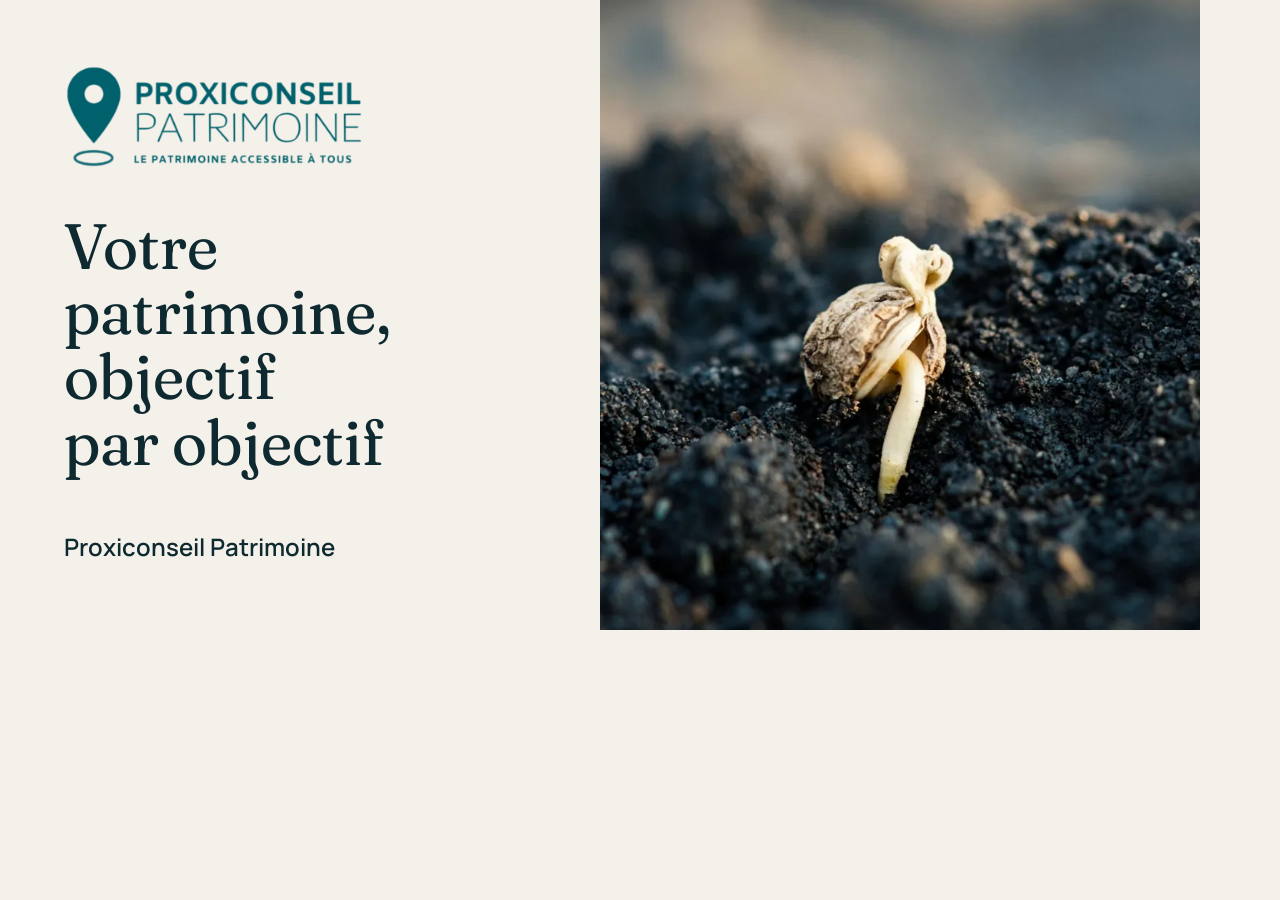
<file: _partage/accompagnement-fr.html>
<!doctype html>
<html lang="fr"><head><meta charset="utf-8">
<link rel="stylesheet" href="/assets/css/socle.css"><link rel="stylesheet" href="/assets/css/site.css">
<style>:root{--fond:#f4f1ea;--texte:#0e2a30}
html,body{margin:0;width:1200px;height:630px;overflow:hidden;background:var(--fond);color:var(--texte)}
.carte{display:grid;grid-template-columns:1fr 1fr;width:1200px;height:630px}
.carte-texte{display:flex;flex-direction:column;justify-content:space-between;padding:64px}
.carte-texte img{width:300px;height:auto}
.carte-image{position:relative}
.carte-pin{position:absolute;left:50%;top:50%;width:70px;transform:translate(-50%,-90%);color:#00606c}
.carte-mention{position:absolute;right:12px;bottom:12px;padding:4px 10px;border-radius:999px;background:rgba(8,38,43,.78);color:#fff;font:600 14px var(--police-texte)}
.carte-titre{font-family:var(--police-titres);font-size:64px;line-height:1.02;margin:0;text-wrap:balance}
.carte-nom{font-size:24px;font-weight:600;margin:0}
.carte-image{background:center/cover no-repeat}</style>
</head><body>
<div class="carte">
  <div class="carte-texte">
    <img src="/assets/images/logo-complet.webp" alt="">
    <p class="carte-titre">Votre patrimoine, objectif par objectif</p>
    <p class="carte-nom">Proxiconseil Patrimoine</p>
  </div>
  <div class="carte-image" style="background-image:url('/assets/images/grok/objectif-epargne-784.webp')"><span class="carte-mention">Illustration générée</span></div>
</div>
</body></html>
</file>
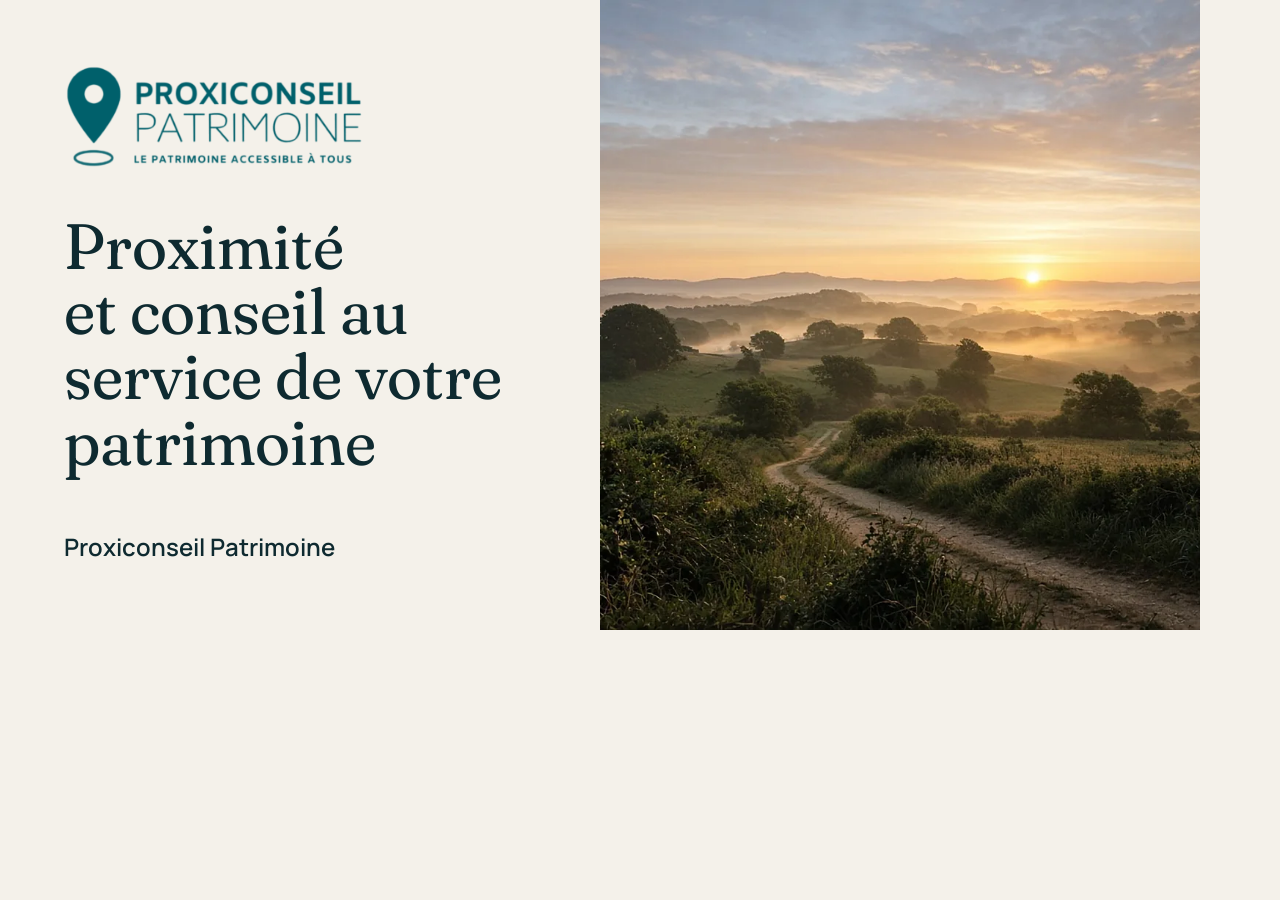
<file: _partage/accueil-fr.html>
<!doctype html>
<html lang="fr"><head><meta charset="utf-8">
<link rel="stylesheet" href="/assets/css/socle.css"><link rel="stylesheet" href="/assets/css/site.css">
<style>:root{--fond:#f4f1ea;--texte:#0e2a30}
html,body{margin:0;width:1200px;height:630px;overflow:hidden;background:var(--fond);color:var(--texte)}
.carte{display:grid;grid-template-columns:1fr 1fr;width:1200px;height:630px}
.carte-texte{display:flex;flex-direction:column;justify-content:space-between;padding:64px}
.carte-texte img{width:300px;height:auto}
.carte-image{position:relative}
.carte-pin{position:absolute;left:50%;top:50%;width:70px;transform:translate(-50%,-90%);color:#00606c}
.carte-mention{position:absolute;right:12px;bottom:12px;padding:4px 10px;border-radius:999px;background:rgba(8,38,43,.78);color:#fff;font:600 14px var(--police-texte)}
.carte-titre{font-family:var(--police-titres);font-size:64px;line-height:1.02;margin:0;text-wrap:balance}
.carte-nom{font-size:24px;font-weight:600;margin:0}
.carte-image{background:center/cover no-repeat}</style>
</head><body>
<div class="carte">
  <div class="carte-texte">
    <img src="/assets/images/logo-complet.webp" alt="">
    <p class="carte-titre">Proximité et conseil au service de votre patrimoine</p>
    <p class="carte-nom">Proxiconseil Patrimoine</p>
  </div>
  <div class="carte-image" style="background-image:url('/assets/images/grok/hero-horizon-1280.webp')"><span class="carte-mention">Illustration générée</span></div>
</div>
</body></html>
</file>
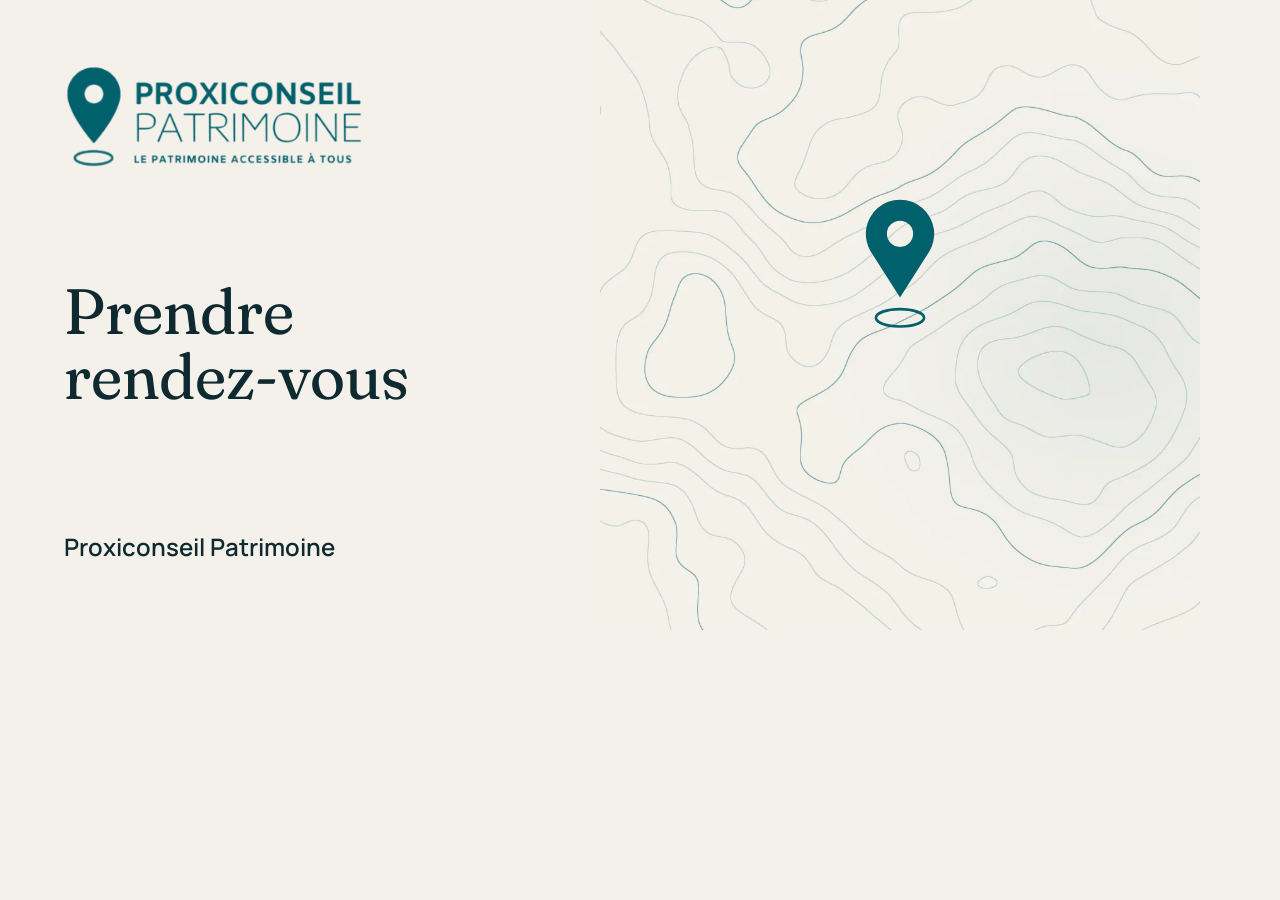
<file: _partage/contact-fr.html>
<!doctype html>
<html lang="fr"><head><meta charset="utf-8">
<link rel="stylesheet" href="/assets/css/socle.css"><link rel="stylesheet" href="/assets/css/site.css">
<style>:root{--fond:#f4f1ea;--texte:#0e2a30}
html,body{margin:0;width:1200px;height:630px;overflow:hidden;background:var(--fond);color:var(--texte)}
.carte{display:grid;grid-template-columns:1fr 1fr;width:1200px;height:630px}
.carte-texte{display:flex;flex-direction:column;justify-content:space-between;padding:64px}
.carte-texte img{width:300px;height:auto}
.carte-image{position:relative}
.carte-pin{position:absolute;left:50%;top:50%;width:70px;transform:translate(-50%,-90%);color:#00606c}
.carte-mention{position:absolute;right:12px;bottom:12px;padding:4px 10px;border-radius:999px;background:rgba(8,38,43,.78);color:#fff;font:600 14px var(--police-texte)}
.carte-titre{font-family:var(--police-titres);font-size:64px;line-height:1.02;margin:0;text-wrap:balance}
.carte-nom{font-size:24px;font-weight:600;margin:0}
.carte-image{background:center/cover no-repeat}</style>
</head><body>
<div class="carte">
  <div class="carte-texte">
    <img src="/assets/images/logo-complet.webp" alt="">
    <p class="carte-titre">Prendre rendez-vous</p>
    <p class="carte-nom">Proxiconseil Patrimoine</p>
  </div>
  <div class="carte-image" style="background-image:url('/assets/images/carte-courbes.webp')"><svg class="carte-pin" viewBox="0 0 128 236"><path fill="currentColor" fill-rule="evenodd" d="M11.26 97.53A62.5 62.5 0 1 1 116.74 97.53L64 180.5ZM88 64A24 24 0 1 0 40 64A24 24 0 1 0 88 64Z"/><ellipse cx="64" cy="217.5" rx="44" ry="16" fill="none" stroke="currentColor" stroke-width="5"/></svg></div>
</div>
</body></html>
</file>
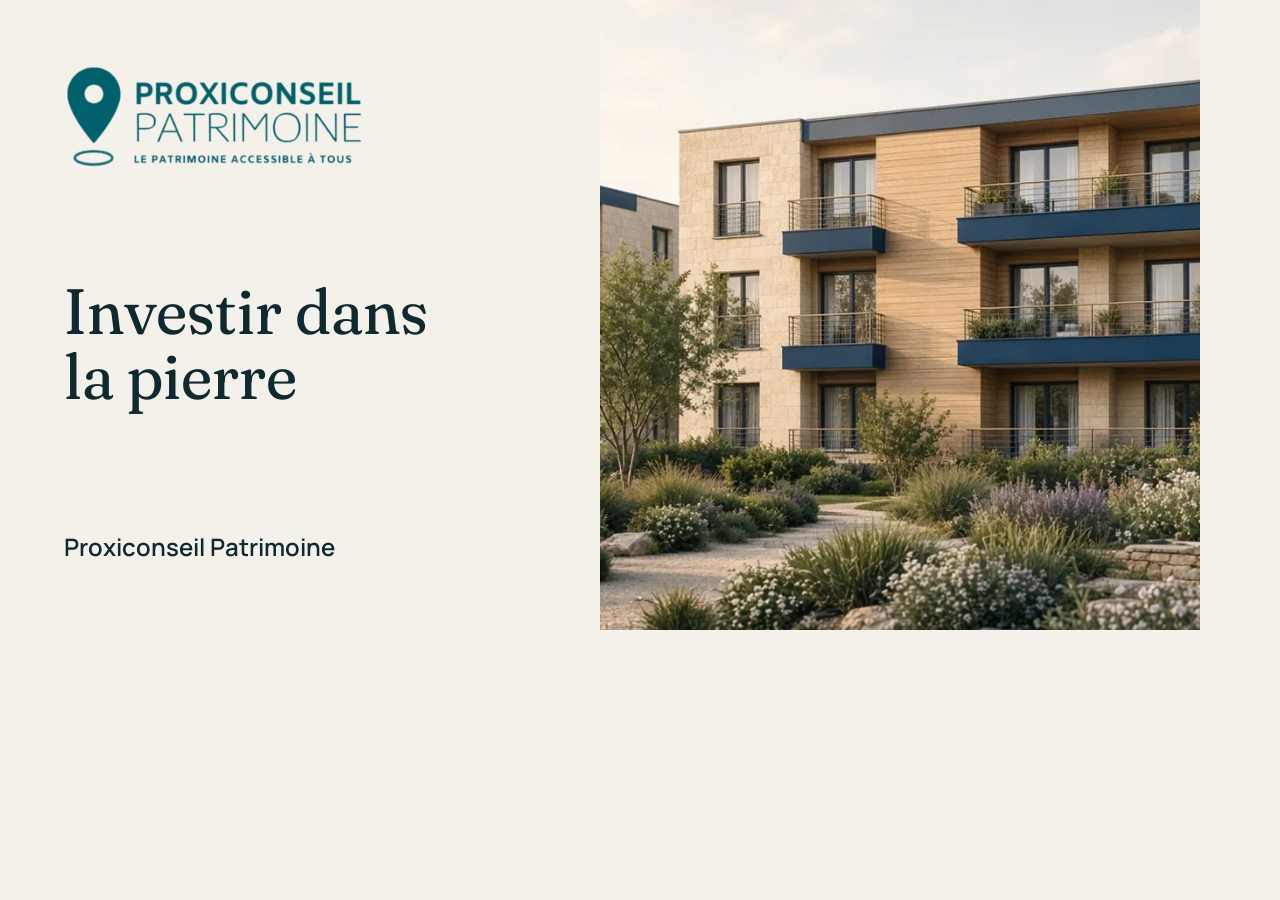
<file: _partage/immobilier-fr.html>
<!doctype html>
<html lang="fr"><head><meta charset="utf-8">
<link rel="stylesheet" href="/assets/css/socle.css"><link rel="stylesheet" href="/assets/css/site.css">
<style>:root{--fond:#f4f1ea;--texte:#0e2a30}
html,body{margin:0;width:1200px;height:630px;overflow:hidden;background:var(--fond);color:var(--texte)}
.carte{display:grid;grid-template-columns:1fr 1fr;width:1200px;height:630px}
.carte-texte{display:flex;flex-direction:column;justify-content:space-between;padding:64px}
.carte-texte img{width:300px;height:auto}
.carte-image{position:relative}
.carte-pin{position:absolute;left:50%;top:50%;width:70px;transform:translate(-50%,-90%);color:#00606c}
.carte-mention{position:absolute;right:12px;bottom:12px;padding:4px 10px;border-radius:999px;background:rgba(8,38,43,.78);color:#fff;font:600 14px var(--police-texte)}
.carte-titre{font-family:var(--police-titres);font-size:64px;line-height:1.02;margin:0;text-wrap:balance}
.carte-nom{font-size:24px;font-weight:600;margin:0}
.carte-image{background:center/cover no-repeat}</style>
</head><body>
<div class="carte">
  <div class="carte-texte">
    <img src="/assets/images/logo-complet.webp" alt="">
    <p class="carte-titre">Investir dans la pierre</p>
    <p class="carte-nom">Proxiconseil Patrimoine</p>
  </div>
  <div class="carte-image" style="background-image:url('/assets/images/grok/immobilier-facade-1280.webp')"><span class="carte-mention">Illustration générée</span></div>
</div>
</body></html>
</file>
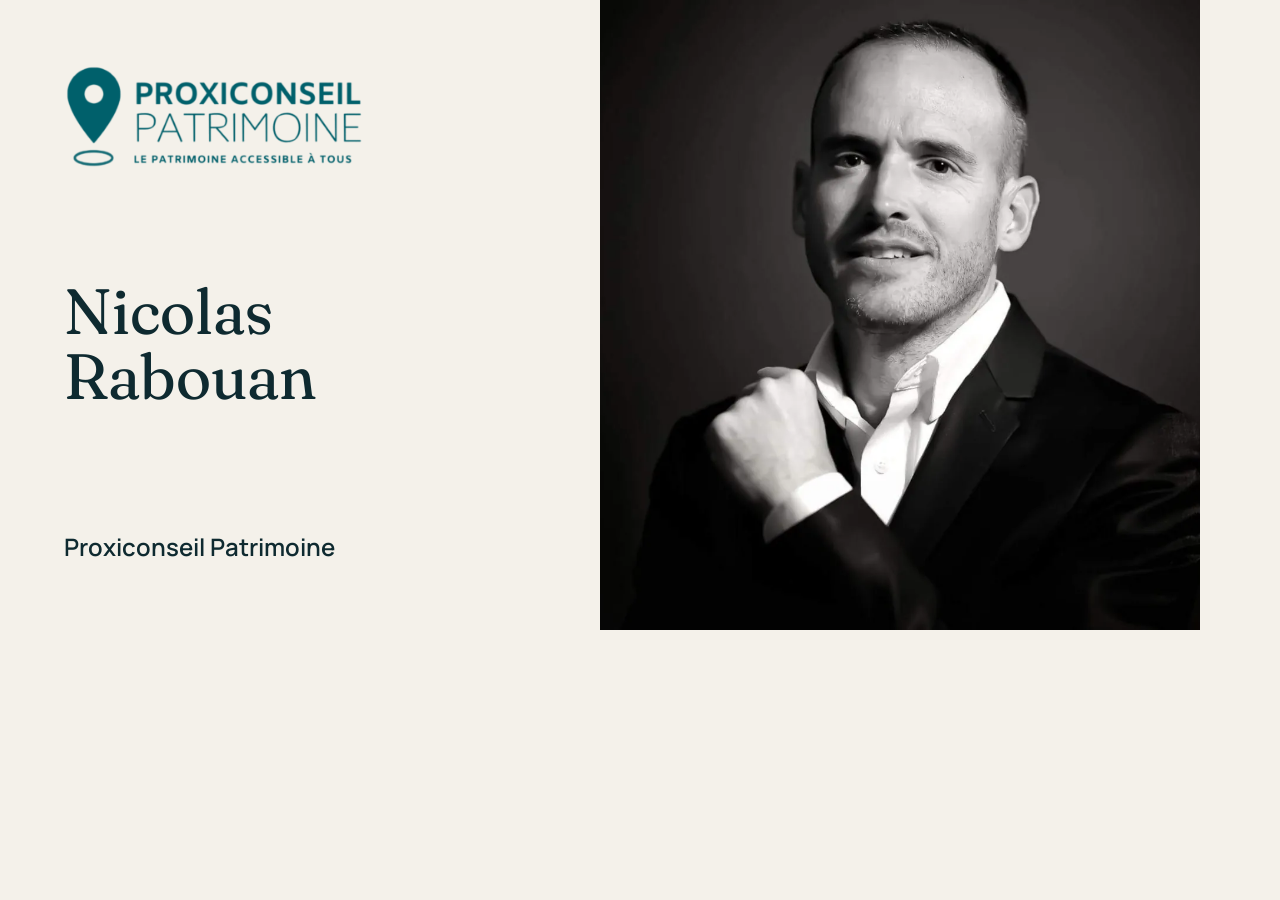
<file: _partage/qui-suis-je-fr.html>
<!doctype html>
<html lang="fr"><head><meta charset="utf-8">
<link rel="stylesheet" href="/assets/css/socle.css"><link rel="stylesheet" href="/assets/css/site.css">
<style>:root{--fond:#f4f1ea;--texte:#0e2a30}
html,body{margin:0;width:1200px;height:630px;overflow:hidden;background:var(--fond);color:var(--texte)}
.carte{display:grid;grid-template-columns:1fr 1fr;width:1200px;height:630px}
.carte-texte{display:flex;flex-direction:column;justify-content:space-between;padding:64px}
.carte-texte img{width:300px;height:auto}
.carte-image{position:relative}
.carte-pin{position:absolute;left:50%;top:50%;width:70px;transform:translate(-50%,-90%);color:#00606c}
.carte-mention{position:absolute;right:12px;bottom:12px;padding:4px 10px;border-radius:999px;background:rgba(8,38,43,.78);color:#fff;font:600 14px var(--police-texte)}
.carte-titre{font-family:var(--police-titres);font-size:64px;line-height:1.02;margin:0;text-wrap:balance}
.carte-nom{font-size:24px;font-weight:600;margin:0}
.carte-image{background:center/cover no-repeat}</style>
</head><body>
<div class="carte">
  <div class="carte-texte">
    <img src="/assets/images/logo-complet.webp" alt="">
    <p class="carte-titre">Nicolas Rabouan</p>
    <p class="carte-nom">Proxiconseil Patrimoine</p>
  </div>
  <div class="carte-image" style="background-image:url('/assets/images/portrait-1134.webp')"></div>
</div>
</body></html>
</file>
<file: assets/css/socle.css>
/* Socle : règles communes à toutes les maquettes. Le style du projet va dans site.css.
   Les couleurs et polices du projet se règlent par les variables ci-dessous (redéfinies dans site.css). */
:root {
  --police-titres: Georgia, 'Times New Roman', serif;
  --police-texte: system-ui, -apple-system, 'Segoe UI', Roboto, sans-serif;
  --accent: #b3361f;
  --texte-doux: color-mix(in srgb, var(--texte) 78%, var(--fond));
  --ligne: color-mix(in srgb, var(--texte) 18%, var(--fond));
  --gouttiere: clamp(16px, 4vw, 48px);
  --largeur: 1240px;
  --rayon: 6px;
  --duree: .7s;
  --courbe: cubic-bezier(.22, 1, .36, 1);
}

*, *::before, *::after { box-sizing: border-box; }
html { -webkit-text-size-adjust: 100%; text-size-adjust: 100%; }
body {
  font-family: var(--police-texte); font-size: clamp(1rem, .96rem + .2vw, 1.125rem); line-height: 1.6;
  padding-bottom: var(--barres-h); overflow-x: clip;
}
img, picture, video, canvas, svg { display: block; max-width: 100%; }
img, video { height: auto; }
h1, h2, h3, h4 { font-family: var(--police-titres); line-height: 1.08; margin: 0 0 .5em; text-wrap: balance; font-weight: 600; }
p, li, dd, figcaption { text-wrap: pretty; }
p { margin: 0 0 1em; }
a { color: inherit; }
a[href^="mailto:"] { overflow-wrap: anywhere; }
button, input, select, textarea { font: inherit; color: inherit; }
button { cursor: pointer; }
:where(a, button, input, select, textarea, summary, [tabindex]) { -webkit-tap-highlight-color: transparent; }
:focus { outline: none; }
:focus-visible { outline: 3px solid var(--accent); outline-offset: 3px; border-radius: 2px; }
[id] { scroll-margin-top: calc(var(--entete-h) + 12px); scroll-margin-bottom: calc(var(--barres-h) + 12px); }
[hidden] { display: none !important; }

.visuellement-cache {
  position: absolute !important; width: 1px; height: 1px; padding: 0; margin: -1px;
  overflow: hidden; clip: rect(0 0 0 0); white-space: nowrap; border: 0;
}
.evitement {
  position: fixed; left: 12px; top: 12px; z-index: 1000; padding: 12px 16px; background: var(--texte); color: var(--fond);
  transform: translateY(-160%); text-decoration: none;
}
.evitement:focus-visible { transform: none; }
.conteneur { width: min(100% - 2 * var(--gouttiere), var(--largeur)); margin-inline: auto; }
.chiffres { font-variant-numeric: tabular-nums; }

/* Boutons : zones tactiles d'au moins 44 px. */
.bouton {
  display: inline-flex; align-items: center; justify-content: center; gap: .5em;
  min-height: 48px; min-width: 44px; padding: .7em 1.4em; border-radius: 999px;
  background: var(--accent); color: var(--fond); text-decoration: none; font-weight: 600; border: 0;
  line-height: 1.2; text-align: center;
}
.bouton--contour { background: transparent; color: inherit; box-shadow: inset 0 0 0 2px currentColor; }
.bouton[disabled] { opacity: .55; cursor: not-allowed; }

/* Apparitions : cachées par le style critique jusqu'à .vu, jamais recachées. */
html.js:not(.calme):not(.secours):not([data-arrivee="retour"]) [data-anime]:not([data-anime="gsap"]) {
  transform: translate3d(0, 1.2rem, 0);
  transition: opacity var(--duree) var(--courbe) var(--delai, 0s), transform var(--duree) var(--courbe) var(--delai, 0s);
}
html.js:not(.calme):not(.secours):not([data-arrivee="retour"]) [data-anime]:not([data-anime="gsap"]).vu { transform: none; }

/* Bibliothèque d'effets (effets.js). Apparitions : le bloc lui-même ne glisse pas, ce sont ses parties qui arrivent.
   Mêmes conditions que les apparitions : en mode calme, en secours, au retour et sans JavaScript, état final direct.
   Les transitions ne valent que pendant l'arrivée (.fx-fini ensuite) : celles du projet reprennent la main. */
html.js:not(.calme):not(.secours):not([data-arrivee="retour"]) :is([data-anime="lignes"], [data-anime="mots"], [data-anime="cascade"]):not([data-anime="gsap"]) {
  transform: none; transition: opacity .25s linear var(--delai, 0s);
}
/* Masques des lignes : découpe par clip-path, débordante en haut et sur les côtés (accents), un peu en bas (jambages),
   au lieu d'un overflow et de marges : la mise en page ne change pas d'un pixel pendant la découpe. La ligne part
   d'assez bas (135 %) pour rester invisible malgré le débord du bas. */
.fx-ligne-mask { overflow: visible !important; clip-path: inset(-.4em -.6em -.2em -.6em); }
html.js:not(.calme):not(.secours):not([data-arrivee="retour"]) [data-anime="lignes"] .fx-ligne {
  transform: translate3d(0, 135%, 0); transition: transform 1s var(--courbe) calc(var(--delai, 0s) + var(--i, 0) * 90ms);
}
html.js:not(.calme):not(.secours):not([data-arrivee="retour"]) [data-anime="lignes"].vu .fx-ligne { transform: none; }
html.js:not(.calme):not(.secours):not([data-arrivee="retour"]) [data-anime="mots"] .fx-mot {
  opacity: 0; transform: translate3d(0, .5em, 0);
  transition: opacity .6s var(--courbe) calc(var(--delai, 0s) + var(--i, 0) * 35ms), transform .7s var(--courbe) calc(var(--delai, 0s) + var(--i, 0) * 35ms);
}
html.js:not(.calme):not(.secours):not([data-arrivee="retour"]) [data-anime="mots"].vu .fx-mot { opacity: 1; transform: none; }
html.js:not(.calme):not(.secours):not([data-arrivee="retour"]) [data-anime="cascade"] > * { opacity: 0; transform: translate3d(0, 1.8rem, 0); }
html.js:not(.calme):not(.secours):not([data-arrivee="retour"]) [data-anime="cascade"]:not(.fx-fini) > * {
  transition: opacity .7s var(--courbe) calc(var(--delai, 0s) + var(--i, 0) * 80ms), transform .9s var(--courbe) calc(var(--delai, 0s) + var(--i, 0) * 80ms);
}
html.js:not(.calme):not(.secours):not([data-arrivee="retour"]) [data-anime="cascade"].vu > * { opacity: 1; transform: none; }
/* Rideau : règle aussi précise que celle des apparitions (sinon sa transition de découpe serait écrasée). */
html.js:not(.calme):not(.secours):not([data-arrivee="retour"]) [data-anime="rideau"]:not([data-anime="gsap"]) {
  transform: none; clip-path: inset(0 0 100% 0);
}
html.js:not(.calme):not(.secours):not([data-arrivee="retour"]) [data-anime="rideau"]:not([data-anime="gsap"]):not(.fx-fini) {
  transition: opacity .25s linear var(--delai, 0s), clip-path 1.2s cubic-bezier(.77, 0, .18, 1) var(--delai, 0s);
}
html.js:not(.calme):not(.secours):not([data-arrivee="retour"]) [data-anime="rideau"]:not([data-anime="gsap"]).vu { clip-path: inset(0 0 0 0); }
html.js:not(.calme):not(.secours):not([data-arrivee="retour"]) [data-anime="rideau"]:not([data-fx]) > :is(picture, video) { transform: scale(1.14); }
html.js:not(.calme):not(.secours):not([data-arrivee="retour"]) [data-anime="rideau"]:not([data-fx]):not(.fx-fini) > :is(picture, video) { transition: transform 1.6s var(--courbe) var(--delai, 0s); }
html.js:not(.calme):not(.secours):not([data-arrivee="retour"]) [data-anime="rideau"].vu:not([data-fx]) > :is(picture, video) { transform: none; }
/* Effets liés au défilement : l'image déplacée par GSAP n'a aucune transition CSS (une seule source par propriété). */
[data-fx="parallaxe"] > :is(picture, video, img), [data-fx="zoom"] > :is(picture, video, img) { transition: none; }
/* WebGL « onde » : le canvas, calé sur l'image, n'est visible que pendant le mouvement ; au repos, l'image d'origine, nette. */
[data-fx="onde"] { position: relative; }
.fx-onde { position: absolute; left: 0; top: 0; width: 100%; height: 100%; pointer-events: none; opacity: 0; transition: opacity .3s linear; }
.fx-onde--actif { opacity: 1; transition-duration: .12s; }
/* Effets au survol : au premier survol, GSAP prend la main sur la transformation (classe fx-survol) :
   plus aucune transition CSS sur transform pour cet élément. */
.fx-survol { transition-property: opacity, color, background-color, border-color, box-shadow !important; }

/* Mode calme : tout est coupé, le contenu reste complet. */
html.calme *, html.calme *::before, html.calme *::after {
  animation-duration: 0s !important; animation-iteration-count: 1 !important; transition: none !important; scroll-behavior: auto !important;
}
html.calme [data-boucle-css] * , html.calme [data-boucle-css] { animation: none !important; }
[data-boucle-css].hors-ecran, [data-boucle-css].hors-ecran *, [data-boucle-css].en-pause, [data-boucle-css].en-pause * { animation-play-state: paused !important; }

/* En-tête : opaque, jamais coupé, se cache en descendant. */
[data-entete] {
  position: fixed; inset: 0 0 auto; z-index: 800; background: var(--fond);
  border-bottom: 1px solid var(--ligne); transition: transform .35s var(--courbe);
}
html.entete-cache [data-entete], html.scene-sans-entete:not(.menu-ouvert) [data-entete] { transform: translateY(-100%); }
.entete-rangee {
  display: flex; align-items: center; gap: clamp(8px, 2vw, 28px);
  min-height: 64px; padding: 8px var(--gouttiere); max-width: calc(var(--largeur) + 2 * var(--gouttiere)); margin-inline: auto;
}
.entete-logo { display: inline-flex; align-items: center; gap: .6em; min-height: 44px; text-decoration: none; font-weight: 700; flex: none; }
.entete-logo img { width: 36px; height: 36px; }
[data-nav] { flex: 1 1 auto; min-width: 0; display: flex; justify-content: flex-end; }
[data-nav] ul { display: flex; gap: clamp(12px, 2vw, 28px); list-style: none; margin: 0; padding: 0; min-width: 0; overflow: hidden; white-space: nowrap; }
[data-nav] a { display: inline-flex; align-items: center; min-height: 44px; text-decoration: none; }
[data-nav] a[aria-current] { text-decoration: underline; text-underline-offset: .35em; text-decoration-thickness: 2px; }
.entete-actions { display: flex; align-items: center; gap: 8px; flex: none; }
.entete-actions .bouton { min-height: 44px; padding-inline: 1.1em; }
.entete-langue { display: inline-flex; align-items: center; justify-content: center; min-width: 44px; min-height: 44px; text-decoration: none; font-weight: 600; text-transform: uppercase; }
[data-menu-bouton] { display: none; min-height: 44px; min-width: 44px; padding: 0 14px; border: 0; border-radius: 999px; background: var(--texte); color: var(--fond); font-weight: 600; }
html:not(.js) [data-nav] ul { flex-wrap: wrap; white-space: normal; }
html.nav-compacte [data-nav] { display: none; }
html.nav-compacte [data-menu-bouton] { display: inline-flex; align-items: center; }
html.nav-compacte .entete-actions { margin-left: auto; }
@media (max-width: 520px) { .entete-actions .bouton { display: none; } }

/* Menu : plein écran, liens qui arrivent l'un après l'autre. */
[data-menu] {
  position: fixed; inset: 0; z-index: 790; background: var(--menu-fond, var(--fond)); overflow-y: auto; overscroll-behavior: contain;
  padding: calc(var(--entete-h) + 24px) var(--gouttiere) calc(32px + var(--barres-h));
  visibility: hidden; opacity: 0; transition: opacity .3s var(--courbe), visibility 0s .3s;
}
html.menu-ouvert [data-menu] { visibility: visible; opacity: 1; transition: opacity .3s var(--courbe); }
html.menu-ouvert [data-entete] { transform: none; }
[data-menu] ul { list-style: none; margin: 0 0 32px; padding: 0; }
[data-menu] li { opacity: 0; transform: translateY(12px); transition: opacity .4s var(--courbe), transform .4s var(--courbe); transition-delay: calc(var(--i, 0) * 50ms + 80ms); }
html.menu-ouvert [data-menu] li { opacity: 1; transform: none; }
[data-menu] .menu-lien { display: flex; align-items: center; min-height: 52px; font-family: var(--police-titres); font-size: clamp(1.6rem, 7vw, 2.6rem); text-decoration: none; }
[data-menu] .menu-lien[aria-current] { color: var(--accent); }

/* Voile de transition (état de départ dans le style critique). */
[data-voile] { display: grid; place-items: center; color: var(--fond); }
.voile-contenu { display: grid; justify-items: center; gap: 12px; text-align: center; padding: var(--gouttiere); }
.voile-contenu img { width: 56px; height: 56px; }
[data-voile-libelle] { font-family: var(--police-titres); font-size: clamp(1.6rem, 5vw, 3rem); }

/* Barre fixe du téléphone : action principale et contact rapide. */
[data-barre-fixe] {
  position: fixed; inset: auto 0 0; z-index: 780; display: none; gap: 8px;
  padding: 8px var(--gouttiere) calc(8px + env(safe-area-inset-bottom)); background: var(--fond); border-top: 1px solid var(--ligne);
  transition: transform .3s var(--courbe);
}
[data-barre-fixe] .bouton { flex: 1; min-height: 48px; }
[data-barre-fixe].barre-masquee { transform: translateY(110%); }
@media (max-width: 760px) { [data-barre-fixe] { display: flex; } }

/* Écrans plein cadre et sections épinglées : tout tient dans la partie visible. */
.ecran {
  min-height: 100vh; min-height: 100svh; display: flex; flex-direction: column;
  padding-top: calc(var(--entete-h) + 16px); padding-bottom: calc(var(--barres-h) + 16px);
}
.ecran.epingle { height: 100vh; height: 100svh; min-height: 0; }
.ecran .piste { flex: 1 1 auto; min-height: 0; max-height: 820px; }

/* Médias : cadrage réglé par --cadrage (object-position), mention des illustrations générées. */
.media { position: relative; margin: 0; overflow: hidden; border-radius: var(--rayon); background: color-mix(in srgb, var(--texte) 8%, var(--fond)); } /* jamais de case vide pendant le chargement */
.media picture { display: block; width: 100%; height: 100%; }
.media img, .media video { width: 100%; height: 100%; object-fit: cover; object-position: var(--cadrage, 50% 50%); }
@media (max-width: 760px) { .media img, .media video { object-position: var(--cadrage-mobile, var(--cadrage, 50% 50%)); } }
.mention-ia {
  position: absolute; right: 8px; bottom: 8px; z-index: 2; padding: 3px 8px; border-radius: 999px;
  background: rgba(0, 0, 0, .66); color: #fff; font: 600 12px/1.4 var(--police-texte); letter-spacing: .01em; pointer-events: none;
}

/* Formulaires. */
.champ { display: grid; gap: 6px; margin-bottom: 18px; }
.champ label { font-weight: 600; }
.champ input, .champ select, .champ textarea {
  min-height: 48px; padding: 10px 12px; border: 1px solid color-mix(in srgb, var(--texte) 45%, var(--fond)); border-radius: var(--rayon); background: var(--fond);
}
.champ [aria-invalid="true"] { border-color: #b00020; }
.champ-erreur { margin: 0; color: #b00020; font-size: .95rem; }
.mention-donnees { font-size: .9rem; color: var(--texte-doux); }
[data-message-envoi] { padding: 12px 16px; border-radius: var(--rayon); background: color-mix(in srgb, var(--accent) 12%, var(--fond)); }

/* Barre de lecture des pages longues. */
[data-barre-lecture] { position: fixed; left: 0; right: 0; top: var(--entete-h); height: 3px; z-index: 805; background: var(--accent); transform: scaleX(0); transform-origin: 0 50%; }
html.entete-cache [data-barre-lecture] { top: 0; }

/* Curseur personnalisé (souris uniquement, activé par data-curseur sur html). */
.curseur {
  position: fixed; left: -8px; top: -8px; z-index: 1001; width: 16px; height: 16px; border-radius: 50%;
  border: 2px solid var(--accent); pointer-events: none; opacity: 0; transition: opacity .2s, width .2s, height .2s, left .2s, top .2s;
}
html.curseur-actif .curseur { opacity: 1; }
.curseur.curseur-lien { width: 40px; height: 40px; left: -20px; top: -20px; }
.curseur.curseur-cache { opacity: 0 !important; }

/* Pied de page. */
.pied { padding: 56px 0 32px; border-top: 1px solid var(--ligne); }
.pied-grille { display: grid; gap: 32px; grid-template-columns: repeat(auto-fit, minmax(200px, 1fr)); }
.pied ul { list-style: none; margin: 0; padding: 0; }
.pied a, .pied button.lien { display: inline-flex; align-items: center; min-height: 44px; }
button.lien { background: none; border: 0; padding: 0; text-decoration: underline; text-underline-offset: .2em; }
.pied-bas { display: flex; flex-wrap: wrap; justify-content: space-between; gap: 12px; margin-top: 32px; font-size: .9rem; color: var(--texte-doux); }
</file>
<file: assets/css/site.css>
/* Proxiconseil Patrimoine · direction « Le repère ».
   Papier calcaire, encre pétrole, bleu pétrole du logo, nuit pétrole pour les sections sombres, laiton en accent.
   Le socle (socle.css) donne les règles communes ; ici, l'identité et les sections du projet. */

/* Métriques verticales resserrées : les lignes des grands titres découpés ne se recouvrent pas. */
@font-face { font-family: 'Fraunces'; src: url('/assets/polices/fraunces.woff2') format('woff2'); font-weight: 300 700; font-style: normal; font-display: swap; ascent-override: 78%; descent-override: 20%; line-gap-override: 0%; }
@font-face { font-family: 'Fraunces'; src: url('/assets/polices/fraunces-italique.woff2') format('woff2'); font-weight: 300 600; font-style: italic; font-display: swap; ascent-override: 78%; descent-override: 20%; line-gap-override: 0%; }
@font-face { font-family: 'Manrope'; src: url('/assets/polices/manrope.woff2') format('woff2'); font-weight: 400 800; font-style: normal; font-display: swap; }
/* Polices de secours ajustées : le texte ne saute pas à l'arrivée des vraies polices. */
@font-face { font-family: 'Fraunces secours'; src: local('Georgia'), local('DejaVu Serif'), local('Times New Roman'); size-adjust: 104%; ascent-override: 78%; descent-override: 20%; line-gap-override: 0%; }
@font-face { font-family: 'Manrope secours'; src: local('Arial'), local('Helvetica'), local('Liberation Sans'); size-adjust: 103%; ascent-override: 103%; descent-override: 29%; line-gap-override: 0%; }

:root {
  --petrole: #00606c;
  --petrole-vif: #0a7380;
  --encre: #0e2a30;
  --nuit: #08262b;
  --nuit-2: #0c3239;
  --laiton: #b08a4e;
  --laiton-clair: #d9b97f;
  --laiton-texte: #7a5a26;
  --sable: #e8e1d3;
  --calcaire: #f4f1ea;
  --accent: var(--petrole);
  --texte-doux: #3b5257;
  --ligne: rgba(14, 42, 48, .16);
  --police-titres: 'Fraunces', 'Fraunces secours', Georgia, serif;
  --police-texte: 'Manrope', 'Manrope secours', Arial, sans-serif;
  --rayon: 4px;
  --largeur: 1280px;
}

body { font-family: var(--police-texte); color: var(--texte); background: var(--fond); }
h1, h2, h3 { font-family: var(--police-titres); font-weight: 400; letter-spacing: -.01em; font-optical-sizing: auto; }
h2 { font-size: clamp(2rem, min(4.6vw, 8vh), 4rem); }
h3 { font-size: clamp(1.25rem, 1.1rem + .6vw, 1.7rem); }
em { font-style: italic; color: var(--petrole); }
.surtitre { margin: 0 0 .9em; font-size: .78rem; font-weight: 700; letter-spacing: .18em; text-transform: uppercase; color: var(--petrole); }
.a-valider { display: inline-block; margin-left: .3em; padding: 1px 8px; border-radius: 999px; background: rgba(176, 138, 78, .16); color: #6b4f22; font-size: .85em; font-weight: 600; }
.lien-fleche { display: inline-flex; align-items: center; gap: .4em; min-height: 48px; font-weight: 700; color: var(--petrole); text-decoration: none; background: linear-gradient(currentColor, currentColor) 0 calc(100% - 10px) / 100% 1px no-repeat; }
.lien-fleche::after { content: '→'; transition: transform .3s var(--courbe); }
.lien-fleche:hover::after { transform: translateX(4px); }
.bouton { background: var(--petrole); color: #fff; letter-spacing: .01em; }
.bouton:hover { background: var(--encre); }
.bouton--contour { background: transparent; color: var(--petrole); box-shadow: inset 0 0 0 2px currentColor; }
.bouton--contour:hover { background: var(--petrole); color: #fff; box-shadow: none; }
.bouton--clair { background: var(--calcaire); color: var(--nuit); }
.bouton--clair:hover { background: #fff; }
.bouton--contour-clair { background: transparent; color: var(--calcaire); box-shadow: inset 0 0 0 2px currentColor; }
.bouton--contour-clair:hover { background: rgba(244, 241, 234, .14); }
.mention-ia { background: rgba(8, 38, 43, .78); white-space: nowrap; max-width: calc(100% - 12px); right: 6px; bottom: 6px; padding: 2px 7px; }

/* En-tête : le vrai logo. */
[data-entete] { background: var(--calcaire); border-bottom-color: var(--ligne); }
.entete-logo img { width: auto; height: 46px; }
[data-nav] a { font-weight: 600; font-size: .95rem; }
[data-nav] a[aria-current] { color: var(--petrole); }
[data-menu-bouton] { background: var(--petrole); color: #fff; }
@media (max-width: 760px) { .entete-logo img { height: 40px; } }

/* Menu : nuit pétrole, liens en Fraunces. */
[data-menu] { color: var(--calcaire); }
[data-menu] .menu-lien[aria-current] { color: var(--laiton-clair); }
[data-menu] .bouton { background: var(--calcaire); color: var(--nuit); }
[data-menu] button.lien { color: var(--calcaire); min-height: 44px; }
html.menu-ouvert [data-entete] { background: var(--nuit); border-bottom-color: rgba(244, 241, 234, .12); }
html.menu-ouvert .entete-logo img { content: url('/assets/images/logo-complet-clair.webp'); }
html.menu-ouvert [data-menu-bouton] { background: var(--calcaire); color: var(--nuit); }
html.menu-ouvert .entete-actions > .bouton { background: var(--calcaire); color: var(--nuit); }

/* Voile : nuit pétrole, repère clair. */
.voile-contenu img { width: 40px; height: 74px; }
[data-voile-libelle] { color: var(--calcaire); font-weight: 400; }

/* Intro : le repère tombe, son anneau s'écrase, trois ondes ; la dernière ouvre la page. */
.ouverture-panneau { color: var(--petrole); gap: 18px; padding: var(--gouttiere); }
/* Le trou qui ouvre la page n'existe qu'au moment de la révélation : panneau plein avant. */
.ouverture-panneau.ouverture-trou { -webkit-mask: radial-gradient(circle at 50% var(--trou-y, 44%), transparent var(--trou, 0px), #000 calc(var(--trou, 0px) + 1px)); mask: radial-gradient(circle at 50% var(--trou-y, 44%), transparent var(--trou, 0px), #000 calc(var(--trou, 0px) + 1px)); }
/* En attendant que tout soit prêt, le repère flotte doucement au-dessus de son anneau. */
@keyframes repere-attente { 50% { transform: translateY(-8px); } }
html.js[data-arrivee="intro"]:not(.calme):not(.secours):not(.intro-finie):not(.intro-en-cours) .ouverture-scene { animation: repere-attente 1.4s ease-in-out infinite; }
.ouverture-scene { position: relative; width: clamp(64px, min(11vw, 15vh), 104px); aspect-ratio: 128 / 236; }
.ouverture-repere { position: absolute; inset: 0; width: 100%; height: 100%; overflow: visible; }
.repere .repere-corps { transform-box: fill-box; transform-origin: 50% 100%; }
.repere .repere-ombre { transform-box: fill-box; transform-origin: 50% 50%; }
.ouverture-onde { position: absolute; left: 50%; top: 92%; width: 70%; aspect-ratio: 44 / 16; border: 2px solid var(--petrole); border-radius: 50%; transform: translate(-50%, -50%) scale(.6); opacity: 0; }
.ouverture-nom { width: clamp(200px, min(34vw, 40vh), 420px); height: auto; margin-top: 6px; }
@media (max-height: 520px) { .ouverture-nom { width: 200px; } .ouverture-scene { width: 52px; } }

/* ---------- Accueil ---------- */
/* Ouverture : lever de soleil plein cadre, le repère se pose sur le soleil. Grand titre en bas à gauche,
   texte et action en bas à droite. Le cadrage (zoom, point d'ancrage) est partagé par l'image et le WebGL. */
.hero { position: relative; min-height: 100vh; min-height: 100svh; display: grid; align-items: end; overflow: hidden; padding: calc(var(--entete-h) + 24px) 0 calc(var(--barres-h) + clamp(28px, 6vh, 64px)); isolation: isolate; background: var(--nuit); color: var(--calcaire); }
.hero-scene { --cadre-zoom: 1.05; --cadre-x: .5; --cadre-y: .5; position: absolute; inset: 0; z-index: -1; overflow: hidden; transform-origin: 64% 44%; }
.hero-media { position: absolute; inset: 0; border-radius: 0; background: var(--nuit); }
.hero-media img { object-position: calc(var(--cadre-x) * 100%) calc(var(--cadre-y) * 100%); transform: scale(var(--cadre-zoom)); transform-origin: calc(var(--cadre-x) * 100%) calc(var(--cadre-y) * 100%); }
.hero-media .mention-ia { z-index: 4; right: 12px; bottom: calc(var(--barres-h) + 12px); }
.hero-gl { position: absolute; inset: 0; z-index: 1; width: 100%; height: 100%; opacity: 0; transition: opacity .8s linear; }
.hero-gl.gl-pret { opacity: 1; }
/* Voile : haut pour l'en-tête, bas et gauche pour le texte ; le soleil reste franc. */
.hero-scene::after { content: ''; position: absolute; inset: 0; z-index: 2; pointer-events: none; background:
  linear-gradient(180deg, rgba(8, 38, 43, .5) 0%, rgba(8, 38, 43, .16) 14%, rgba(8, 38, 43, 0) 24%),
  linear-gradient(0deg, rgba(8, 38, 43, .9) 0%, rgba(8, 38, 43, .74) 34%, rgba(8, 38, 43, .42) 50%, rgba(8, 38, 43, 0) 66%),
  linear-gradient(90deg, rgba(8, 38, 43, .55) 0%, rgba(8, 38, 43, .22) 40%, rgba(8, 38, 43, 0) 60%); }
.hero-pose { position: absolute; left: var(--pose-x, 61%); top: var(--pose-y, 45%); z-index: 3; width: clamp(40px, min(4vw, 7vh), 64px); aspect-ratio: 128 / 236; transform: translate(-50%, -92%); color: var(--petrole); pointer-events: none; }
.hero-repere { position: absolute; inset: 0; width: 100%; height: 100%; overflow: visible; filter: drop-shadow(0 6px 14px rgba(8, 38, 43, .35)); }
.hero-onde { position: absolute; left: 50%; top: 92%; width: 120%; aspect-ratio: 44 / 12; border: 1.5px solid rgba(244, 241, 234, .9); border-radius: 50%; transform: translate(-50%, -50%) scale(.4); opacity: 0; }
.hero-texte { position: relative; z-index: 2; display: grid; grid-template-columns: minmax(0, 1.4fr) minmax(0, .8fr); gap: clamp(24px, 4vw, 72px); align-items: end; }
.hero .surtitre { color: var(--laiton-clair); }
.hero-titre { width: fit-content; max-width: 11em; font-size: clamp(2.5rem, min(5.6vw, 10vh), 6.6rem); line-height: .98; margin: 0; color: var(--calcaire); font-weight: 350; text-shadow: 0 2px 34px rgba(8, 38, 43, .4); }
.hero-titre em { color: var(--laiton-clair); font-weight: 300; }
.ligne-masque { display: block; width: fit-content; max-width: 100%; overflow: visible; clip-path: inset(-.4em -.6em -.22em -.6em); }
.hero-ligne { display: block; }
.hero-cote { padding-bottom: .3em; }
.hero-intro { margin: 0; max-width: 30em; font-size: clamp(1rem, .95rem + .2vw, 1.12rem); line-height: 1.55; color: rgba(244, 241, 234, .92); }
.hero-actions { display: flex; flex-wrap: wrap; align-items: center; gap: 12px 22px; margin: 1.4em 0 0; }
.hero-info { display: inline-flex; flex-direction: column; font-size: .9rem; line-height: 1.35; padding-left: 16px; border-left: 2px solid var(--laiton-clair); }
.hero-info strong { font-size: 1rem; letter-spacing: .04em; color: var(--calcaire); }
.hero-info span { color: rgba(244, 241, 234, .88); }
.hero-defiler { position: absolute; left: 50%; bottom: calc(var(--barres-h) + 10px); z-index: 2; transform: translateX(-50%); display: inline-flex; flex-direction: column; align-items: center; gap: 6px; min-height: 44px; padding: 4px 8px; font-size: .75rem; font-weight: 700; letter-spacing: .18em; text-transform: uppercase; color: var(--calcaire); text-decoration: none; }
.hero-defiler::after { content: ''; width: 1px; height: 34px; background: linear-gradient(var(--laiton-clair), rgba(217, 185, 127, 0)); transform-origin: 50% 0; animation: defiler 2.4s ease-in-out 3s 4 both; }
@keyframes defiler { 0% { transform: scaleY(0); opacity: 1; } 55% { transform: scaleY(1); opacity: 1; } 100% { transform: scaleY(1); opacity: 0; } }
html.calme .hero-defiler::after { animation: none; }
@media (max-width: 1100px) and (min-width: 761px) { .hero-texte { grid-template-columns: 1fr; } .hero-cote { max-width: 36em; } .hero-defiler { display: none; } }
/* Téléphone : titre dans le ciel en haut, soleil et repère au milieu, texte et action en bas sur la terre. */
@media (max-width: 760px) {
  .hero { align-items: stretch; padding-top: calc(var(--entete-h) + 14px); padding-bottom: calc(var(--barres-h) + 22px); }
  .hero-scene { --cadre-zoom: 1.04; --cadre-x: .55; --cadre-y: .5; transform-origin: 66% 45%; }
  .hero-scene::after { background:
    linear-gradient(180deg, rgba(8, 38, 43, .8) 0%, rgba(8, 38, 43, .66) 28%, rgba(8, 38, 43, 0) 43%),
    linear-gradient(0deg, rgba(8, 38, 43, .95) 0%, rgba(8, 38, 43, .8) 34%, rgba(8, 38, 43, .4) 44%, rgba(8, 38, 43, 0) 54%); }
  .hero-media .mention-ia { left: 12px; right: auto; top: 47%; bottom: auto; }
  .hero-pose { width: 36px; }
  .hero-texte { display: flex; flex-direction: column; justify-content: space-between; gap: 24px; }
  .hero .surtitre { font-size: .75rem; letter-spacing: .12em; }
  .hero-titre { font-size: clamp(2rem, 9.2vw, 3rem); }
  .hero-intro { font-size: .92rem; line-height: 1.5; }
  .hero-actions { margin-top: .9em; gap: 10px 18px; }
  .hero-defiler { display: none; }
}
@media (max-height: 600px) and (min-width: 761px) { .hero-intro { display: none; } .hero-titre { font-size: clamp(2.2rem, 11vh, 4.4rem); } }
@media (max-width: 359px), (max-height: 700px) and (max-width: 760px) { .hero-intro { display: none; } }
/* Petits téléphones : le paysage descend (zoom ancré en haut) pour que le repère passe sous le titre. */
@media (max-width: 760px) and (max-height: 700px) { .hero-scene { --cadre-zoom: 1.25; --cadre-y: 0; } .hero-titre { font-size: clamp(1.8rem, 8.6vw, 2.4rem); } }
/* Sans script, l'en-tête du téléphone est dans le flux : le hero laisse sa place et la barre du bas. */
@media (max-width: 760px) { html:not(.js) .hero { min-height: calc(100svh - 240px); } }

/* En-tête nuit pétrole (toujours opaque) tant qu'il est posé sur le hero, fondu vers l'image par un dégradé
   (classe posée par le script ; sans script, il reste calcaire). */
/* Bascule instantanée (couleurs du texte et du fond toujours accordées, jamais un texte clair sur un fond encore clair). */
[data-entete]::after { content: ''; position: absolute; left: 0; right: 0; top: 100%; height: 56px; pointer-events: none; background: linear-gradient(rgba(8, 38, 43, .9), rgba(8, 38, 43, 0)); opacity: 0; transition: opacity .35s; }
html.entete-sur-hero:not(.menu-ouvert) [data-entete] { background: var(--nuit); border-bottom-color: var(--nuit); }
html.entete-sur-hero:not(.menu-ouvert) [data-entete]::after { opacity: 1; }
html.entete-sur-hero:not(.menu-ouvert) .entete-logo img { content: url('/assets/images/logo-complet-clair.webp'); }
html.entete-sur-hero:not(.menu-ouvert) [data-nav] a { color: var(--calcaire); }
html.entete-sur-hero:not(.menu-ouvert) [data-nav] a[aria-current] { color: var(--laiton-clair); }
html.entete-sur-hero:not(.menu-ouvert) .entete-actions > .bouton, html.entete-sur-hero:not(.menu-ouvert) [data-menu-bouton] { background: var(--calcaire); color: var(--nuit); }
html.entete-sur-hero:not(.menu-ouvert) .entete-actions > .bouton:hover { background: #fff; }

/* Six objectifs : boussole interactive, sur un écran. Choisir un objectif (bouton ou anneau) : le repère y glisse
   et la fiche change ; sans geste, ils défilent seuls, avec une pause. */
.objectifs { background: var(--calcaire); position: relative; overflow: hidden; padding-block: clamp(64px, 10vh, 120px) clamp(28px, 5vh, 56px); }
.objectifs-grille { display: grid; grid-template-columns: minmax(0, .95fr) minmax(0, 1.1fr) minmax(0, .85fr); gap: clamp(20px, 3vw, 48px); align-items: center; }
.objectifs-tete h2 { font-size: clamp(2rem, min(4vw, 7.5vh), 3.6rem); }
.objectifs-choix { display: flex; flex-wrap: wrap; gap: 8px; margin: 1.4em 0 .6em; max-width: 27rem; }
.objectif-choix { position: relative; overflow: hidden; display: inline-flex; align-items: center; min-height: 44px; padding: 0 16px; border: 1.5px solid var(--ligne); border-radius: 999px; background: transparent; color: var(--encre); font: 600 .95rem/1 var(--police-texte); cursor: pointer; transition: background-color .3s, color .3s, border-color .3s; }
.objectif-choix:hover { border-color: var(--petrole); }
.objectif-choix[aria-pressed="true"] { background: var(--petrole); border-color: var(--petrole); color: #fff; }
.objectif-choix-temps { position: absolute; left: 0; right: 0; bottom: 0; height: 3px; background: var(--laiton-clair); transform: scaleX(0); transform-origin: 0 50%; pointer-events: none; }
.objectifs-consigne { display: flex; flex-wrap: wrap; align-items: center; gap: 0 10px; margin: 0; font-size: .85rem; color: var(--texte-doux); }
.objectifs-pause { min-height: 44px; padding: 0 4px; border: 0; background: none; color: var(--petrole); font: 700 .85rem var(--police-texte); text-decoration: underline; text-underline-offset: .3em; cursor: pointer; }
html.calme .objectifs-consigne { display: none; }
.objectifs-schema { display: grid; place-items: center; min-height: 0; }
.anneaux { width: 100%; height: auto; max-height: min(72svh, 640px); overflow: visible; color: var(--petrole); }
.anneau-cercle { stroke: rgba(0, 96, 108, .2); stroke-width: 1.5; transition: stroke .5s var(--courbe), stroke-width .5s var(--courbe); }
.anneau-point { fill: var(--calcaire); stroke: var(--petrole); stroke-width: 2; transition: fill .4s; }
.anneau-nom { fill: #4f6569; paint-order: stroke; stroke: var(--calcaire); stroke-width: 7px; stroke-linejoin: round; font-family: var(--police-texte); font-weight: 700; font-size: 23px; letter-spacing: .02em; transition: fill .4s; }
.anneau.actif .anneau-cercle { stroke: var(--petrole); stroke-width: 2.5; }
.anneau.actif .anneau-point { fill: var(--laiton); stroke: var(--laiton); }
.anneau.actif .anneau-nom { fill: var(--encre); }
.anneau.vu .anneau-cercle { stroke: rgba(0, 96, 108, .55); }
.anneau.vu .anneau-nom { fill: var(--texte-doux); }
.objectifs .anneau { cursor: pointer; }
.objectifs .anneau:hover .anneau-cercle { stroke: rgba(0, 96, 108, .6); }
.anneaux-repere { color: var(--petrole); }
.anneaux-onde { stroke: var(--laiton); stroke-width: 2.5; opacity: 0; }
.anneaux-deco { stroke: var(--laiton); stroke-width: 1.5; stroke-dasharray: 2 14; opacity: .7; }
.objectifs-liste { list-style: none; margin: 0; padding: 0; display: grid; height: min(66svh, 580px); }
.objectif { grid-area: 1 / 1; min-height: 0; display: flex; flex-direction: column; gap: 14px; background: var(--calcaire); visibility: hidden; }
.objectif.actif, .objectif.sortante { visibility: visible; }
.objectif.actif { z-index: 2; }
.objectif.sortante { z-index: 1; }
.objectif-media { flex: 1 1 auto; min-height: 0; aspect-ratio: auto; }
.objectif-texte h3 { margin: .1em 0 .2em; }
.objectif-texte p { margin: 0 0 .2em; color: var(--texte-doux); }
.objectif-num { font-family: var(--police-titres); font-style: italic; color: var(--laiton-texte); }
.objectifs-pied { display: flex; flex-wrap: wrap; justify-content: space-between; align-items: center; gap: 8px 24px; margin-top: clamp(20px, 4vh, 40px); font-size: 1rem; color: var(--encre); }
.objectifs-risque { max-width: 60em; }
/* Sans script : les six fiches en grille, sans les boutons. */
html:not(.js) .objectifs-choix, html:not(.js) .objectifs-consigne { display: none; }
html:not(.js) .objectifs-liste { grid-column: 1 / -1; height: auto; grid-template-columns: repeat(auto-fill, minmax(220px, 1fr)); gap: 24px; }
html:not(.js) .objectif { grid-area: auto; visibility: visible; }
html:not(.js) .objectif-media { aspect-ratio: 4 / 5; flex: none; }
@media (max-width: 1000px) and (min-width: 761px) {
  .objectifs-grille { grid-template-columns: minmax(0, 1fr) minmax(0, 1fr); }
  .objectifs-tete { grid-column: 1 / span 2; }
  .objectifs-choix { max-width: none; }
  .objectifs-liste { height: min(60svh, 520px); }
}
/* Téléphone : titre, anneaux, fiche, puis les boutons juste dessous : anneaux et fiche restent visibles pendant qu'on choisit. */
@media (max-width: 760px) {
  .objectifs { padding-block: 56px 32px; }
  .objectifs-grille { grid-template-columns: 1fr; gap: 0; }
  .objectifs-tete { display: contents; }
  .objectifs-tete > .surtitre { order: 1; } .objectifs-tete > h2 { order: 2; } .objectifs-tete > p:not(.surtitre):not(.objectifs-consigne) { order: 3; }
  .objectifs-schema { order: 4; margin: 0; }
  .objectifs-liste { order: 5; height: auto; margin-top: 10px; }
  .objectifs-choix { order: 6; margin: 16px 0 4px; }
  .objectifs-consigne { order: 7; }
  .anneaux { max-height: 62vw; }
  .objectifs .anneau-nom { display: none; }
  .objectif { flex-direction: row; align-items: center; gap: 16px; }
  .objectif-media { width: 40%; aspect-ratio: 4 / 5; flex: none; }
  .objectif-texte h3 { font-size: 1.25rem; }
  .objectif-texte .lien-fleche { min-height: 44px; }
}

/* Raisons : trois phrases qui s'allument mot à mot ; à chaque raison lue, un repère se pose sur le chemin. */
.raisons { background: var(--sable); padding-block: clamp(72px, 11vw, 140px); }
.raisons-grille { display: grid; grid-template-columns: minmax(0, .9fr) minmax(0, 1.1fr); gap: clamp(32px, 6vw, 96px); align-items: start; }
.raisons-tete { position: sticky; top: calc(var(--entete-h) + 40px); }
.raisons-tete h2 { max-width: 12em; }
.raisons-chemin { display: block; width: 100%; max-width: 480px; height: auto; margin-top: clamp(16px, 4vh, 40px); overflow: visible; color: var(--petrole); }
.raisons-trace-fond { fill: none; stroke: rgba(14, 42, 48, .24); stroke-width: 2; stroke-dasharray: 2 8; stroke-linecap: round; }
.raisons-trace { fill: none; stroke: var(--laiton); stroke-width: 2.5; stroke-linecap: round; stroke-dasharray: 1; stroke-dashoffset: 1; }
html.calme .raisons-trace, html:not(.js) .raisons-trace, html[data-arrivee="retour"] .raisons-trace { stroke-dashoffset: 0; }
.raisons-ombre { fill: none; stroke: var(--petrole); stroke-width: 2; }
.raisons-n { font-family: var(--police-titres); font-style: italic; font-size: 17px; fill: var(--laiton-texte); }
.raisons-liste { list-style: none; margin: 0; padding: 0; display: grid; gap: clamp(36px, 7vh, 72px); }
.raisons-liste li { display: grid; grid-template-columns: auto 1fr; gap: 18px; align-items: start; }
.raisons-num { font-family: var(--police-titres); font-style: italic; font-size: 1.1rem; color: var(--laiton-texte); padding-top: .35em; font-variant-numeric: tabular-nums; }
.manifeste { margin: 0; font-family: var(--police-titres); font-size: clamp(1.35rem, 1rem + 1.25vw, 2.1rem); line-height: 1.28; font-weight: 350; color: var(--encre); }
.manifeste .mm { color: #4f6569; background: linear-gradient(transparent 64%, rgba(176, 138, 78, .32) 64%, rgba(176, 138, 78, .32) 92%, transparent 92%) no-repeat 0 0 / 0% 100%; }
html.calme .manifeste .mm, html:not(.js) .manifeste .mm, html[data-arrivee="retour"] .manifeste .mm { color: inherit; background-size: 100% 100%; }
@media (max-width: 760px) {
  .raisons-grille { grid-template-columns: 1fr; gap: 28px; }
  .raisons-tete { position: static; }
  .raisons-chemin { max-width: 360px; }
}

/* Déroulé : itinéraire tracé entre quatre repères, sur un chemin de bocage. */
.deroule { position: relative; color: var(--calcaire); background: var(--nuit); overflow: hidden; isolation: isolate; }
.deroule-fond { position: absolute; inset: 0; border-radius: 0; z-index: -2; }
.deroule::before { content: ''; position: absolute; inset: 0; z-index: -1; background: linear-gradient(180deg, rgba(8, 38, 43, .55) 0%, rgba(8, 38, 43, .82) 40%, rgba(8, 38, 43, .9) 100%); }
.deroule-contenu { display: grid; grid-template-columns: minmax(0, .9fr) minmax(0, 1.1fr); gap: clamp(32px, 6vw, 96px); padding-block: clamp(80px, 12vw, 160px); }
.deroule-tete { position: sticky; top: calc(var(--entete-h) + 48px); align-self: start; }
.deroule .surtitre { color: var(--laiton-clair); }
.deroule h2 { color: var(--calcaire); }
.deroule-tete p { color: rgba(244, 241, 234, .85); }
.deroule .a-valider { background: rgba(217, 185, 127, .2); color: var(--laiton-clair); }
.itineraire { position: relative; padding-left: 64px; }
.itineraire-trace { position: absolute; left: 0; top: 0; width: 56px; height: 100%; overflow: visible; }
.itineraire-trace path { fill: none; stroke-width: 2.5; vector-effect: non-scaling-stroke; stroke-linecap: round; }
.itineraire-fond { stroke: rgba(244, 241, 234, .18); stroke-dasharray: 2 8; }
.itineraire-chemin { stroke: var(--laiton-clair); }
.itineraire-etapes { list-style: none; margin: 0; padding: 0; display: grid; gap: clamp(48px, 9vh, 110px); }
.etape { position: relative; }
.etape-repere { position: absolute; left: -64px; top: 0; width: 56px; display: grid; justify-items: center; }
.etape-pin { width: 22px; height: 40px; color: var(--laiton-clair); }
.etape-carte { padding: 22px 24px; border-radius: var(--rayon); background: rgba(244, 241, 234, .07); border: 1px solid rgba(244, 241, 234, .16); }
.etape-carte h3 { color: var(--calcaire); margin: .2em 0 .3em; }
.etape-carte p { margin: 0; color: rgba(244, 241, 234, .82); }
.etape-num { font-size: .75rem; font-weight: 700; letter-spacing: .16em; text-transform: uppercase; color: var(--laiton-clair); }
@media (max-width: 760px) {
  .deroule-contenu { grid-template-columns: 1fr; }
  .deroule-tete { position: static; }
  .itineraire { padding-left: 48px; }
  .itineraire-trace { width: 40px; }
  .etape-repere { left: -48px; width: 40px; }
}

/* Aperçu du portrait. */
.apercu { display: grid; grid-template-columns: minmax(0, .85fr) minmax(0, 1fr); gap: clamp(32px, 6vw, 96px); align-items: center; padding-block: clamp(72px, 11vw, 150px); }
.apercu-media { aspect-ratio: 4 / 5; filter: grayscale(1); }
.apercu-chiffre { display: flex; align-items: center; gap: 14px; margin: 0 0 .6em; }
.apercu-chiffre strong { font-family: var(--police-titres); font-weight: 300; font-size: clamp(4rem, 9vw, 8rem); line-height: .9; color: var(--petrole); font-variant-numeric: tabular-nums; min-width: 1.1em; }
.apercu-chiffre span { max-width: 10em; font-weight: 600; line-height: 1.3; }
@media (max-width: 760px) { .apercu { grid-template-columns: 1fr; } .apercu-media { order: 2; aspect-ratio: 1 / 1; } }

/* Avis suspendus à des repères. */
.avis { padding-block: clamp(72px, 11vw, 140px); background: var(--sable); }
.avis-tete { margin-bottom: clamp(32px, 5vw, 56px); }
.avis-liste { list-style: none; padding: 0; columns: 3 300px; column-gap: clamp(20px, 3vw, 40px); }
.avis-carte { position: relative; break-inside: avoid; display: block; padding-top: 18px; margin: 0 0 clamp(24px, 4vw, 44px); transform-origin: 50% 10px; }
.avis-corps { padding: 26px 26px 22px; background: var(--calcaire); border-radius: var(--rayon); box-shadow: 0 1px 0 rgba(14, 42, 48, .08), 0 18px 36px -24px rgba(14, 42, 48, .35); }
.avis-pin { position: absolute; left: 50%; top: 0; width: 16px; height: 30px; transform: translateX(-50%); color: var(--petrole); z-index: 1; overflow: visible; }
.avis-pin .repere-ombre { display: none; }
.avis-carte blockquote { margin: 0; }
.avis-carte blockquote p { margin: 0 0 1em; font-family: var(--police-titres); font-size: 1.08rem; line-height: 1.5; }
.avis-auteur { margin: 0; font-weight: 700; font-size: .9rem; }
.avis-auteur span { font-weight: 500; color: var(--texte-doux); }

/* Téléphone : les avis sur un fil, à faire glisser du doigt ; ils se balancent selon la vitesse. */
@media (max-width: 760px) {
  .avis-liste { columns: auto; display: flex; align-items: flex-start; gap: 16px; width: auto; margin: 0; overflow-x: auto; scroll-snap-type: x mandatory; scroll-padding-inline: var(--gouttiere); padding: 0 var(--gouttiere) 14px; scrollbar-width: none; overscroll-behavior-x: contain; background: linear-gradient(rgba(14, 42, 48, .38), rgba(14, 42, 48, .38)) 0 7px / 100% 1.5px no-repeat; }
  .avis-liste::-webkit-scrollbar { display: none; }
  .avis-carte { flex: 0 0 84%; margin: 0; scroll-snap-align: start; }
}

/* Résidences : bande à faire glisser (souris, doigt, flèches, clavier) ; les cartes s'inclinent selon la vitesse. */
.residences { background: var(--calcaire); padding-block: clamp(64px, 10vw, 120px); overflow: hidden; }
.residences-tete { display: flex; flex-wrap: wrap; justify-content: space-between; align-items: end; gap: 16px 40px; }
.residences-tete h2 { margin: 0; font-size: clamp(2rem, min(4.6vw, 7vh), 4rem); }
.residences-cote { display: grid; gap: 10px; max-width: 30em; }
.residences-cote > p { margin: 0; font-size: .95rem; color: var(--texte-doux); }
.residences-nav { display: flex; gap: 8px; }
.residences-fleche { width: 48px; height: 48px; display: inline-grid; place-items: center; border-radius: 50%; border: 1.5px solid var(--petrole); background: transparent; color: var(--petrole); font: 600 1.15rem/1 var(--police-texte); cursor: pointer; transition: background-color .25s, color .25s, opacity .25s; }
.residences-fleche:hover:not([disabled]) { background: var(--petrole); color: #fff; }
.residences-fleche[disabled] { opacity: .35; cursor: default; }
.residences-piste { --bord: max(var(--gouttiere), calc((100% - var(--largeur)) / 2)); display: flex; gap: clamp(14px, 2vw, 28px); overflow-x: auto; scroll-snap-type: x mandatory; scroll-padding-inline: var(--bord); padding: clamp(20px, 3vh, 32px) var(--bord) 10px; scrollbar-width: none; overscroll-behavior-x: contain; perspective: 1400px; }
.residences-piste::-webkit-scrollbar { display: none; }
@media (hover: hover) and (pointer: fine) { .residences-piste { cursor: grab; } }
.residences-piste.glisse { scroll-snap-type: none; cursor: grabbing; user-select: none; }
.residence { flex: 0 0 clamp(260px, 26vw, 380px); scroll-snap-align: start; display: flex; flex-direction: column; transform: rotateY(var(--incl, 0deg)); transform-origin: 50% 50%; }
.residence-media { aspect-ratio: 4 / 5.2; }
.residence-media img { -webkit-user-drag: none; user-select: none; }
.residence-legende { margin: 10px 0 0; font-size: .85rem; color: var(--texte-doux); }
/* Avec les animations : la bande suit le défilement de la page (déplacée en entier), plus de flèches ni de glissé. */
html.js:not(.calme) .residences-piste { width: max-content; overflow: visible; scroll-snap-type: none; cursor: auto; }
html.js:not(.calme) .residences-nav { display: none; }
.galerie-progres { height: 2px; margin-top: 16px; background: var(--ligne); }
.galerie-progres span { display: block; height: 100%; background: var(--petrole); transform-origin: 0 50%; transform: scaleX(var(--progres, .2)); }
@media (max-width: 760px) {
  .residence { flex-basis: 76vw; }
  .residences-nav { display: none; }
}

/* Fin de page : la phrase « On subit l'avenir » se fait barrer, la citation s'écrit, puis l'appel ;
   sur la rivière au matin, les ondes du repère s'élargissent. */
.appel { position: relative; min-height: min(100svh, 920px); display: grid; align-items: center; overflow: hidden; isolation: isolate; color: var(--calcaire); background: var(--nuit); padding-block: clamp(72px, 12vh, 140px); }
.appel-fond { position: absolute; inset: 0; border-radius: 0; z-index: -2; }
.appel::before { content: ''; position: absolute; inset: 0; z-index: -1; background: linear-gradient(90deg, rgba(8, 38, 43, .94) 0%, rgba(8, 38, 43, .78) 45%, rgba(8, 38, 43, .25) 100%); }
.appel-ondes { position: absolute; left: 76%; top: 58%; width: 1px; height: 1px; z-index: -1; pointer-events: none; }
.appel-ondes span { position: absolute; left: 0; top: 0; width: 70vmin; aspect-ratio: 44 / 16; border: 1.5px solid rgba(217, 185, 127, .55); border-radius: 50%; transform: translate(-50%, -50%) scale(.1); opacity: 0; }
.appel-texte { display: grid; gap: clamp(28px, 6vh, 64px); }
.citation-texte { margin: 0; max-width: 40rem; }
.citation-faux { position: relative; display: inline-block; margin: 0 0 .35em; font-family: var(--police-titres); font-size: clamp(1.3rem, 1rem + 1.2vw, 2rem); color: rgba(244, 241, 234, .78); }
.citation-rature { position: absolute; left: -4%; top: 0; width: 108%; height: 100%; overflow: visible; }
.citation-rature path { fill: none; stroke: var(--laiton-clair); stroke-width: 5; stroke-linecap: round; vector-effect: non-scaling-stroke; }
.citation-vrai { margin: 0; }
.citation-vrai p { margin: 0; max-width: 13em; font-family: var(--police-titres); font-style: italic; font-weight: 300; font-size: clamp(2.2rem, min(5.4vw, 9vh), 5rem); line-height: 1.04; color: var(--laiton-clair); }
.citation-auteur { margin-top: .9em; font-weight: 700; font-size: .82rem; letter-spacing: .18em; text-transform: uppercase; color: var(--calcaire); }
.appel-bloc { max-width: 36rem; padding-top: clamp(22px, 4vh, 40px); border-top: 1px solid rgba(244, 241, 234, .22); }
.appel-bloc h2 { margin: 0 0 .3em; max-width: 15em; font-size: clamp(1.8rem, min(3.4vw, 6vh), 3rem); color: var(--calcaire); }
.appel-bloc > p { max-width: 32em; color: rgba(244, 241, 234, .86); }
.appel-actions { display: flex; flex-wrap: wrap; gap: 12px; margin-top: 1.4em; }
@media (max-width: 760px) { .appel::before { background: linear-gradient(180deg, rgba(8, 38, 43, .92) 0%, rgba(8, 38, 43, .78) 60%, rgba(8, 38, 43, .6) 100%); } .appel-ondes { left: 70%; top: 90%; } }

/* Pied de page : nuit pétrole, statuts complets. */
.pied { background: var(--nuit); color: rgba(244, 241, 234, .88); border-top: 0; padding-top: clamp(56px, 8vw, 96px); }
.pied a, .pied button.lien { color: var(--calcaire); }
.pied-haut { display: flex; flex-wrap: wrap; align-items: end; justify-content: space-between; gap: 16px; margin-bottom: 40px; padding-bottom: 32px; border-bottom: 1px solid rgba(244, 241, 234, .14); }
.pied-logo { width: min(280px, 70vw); height: auto; }
.pied-devise { margin: 0; font-family: var(--police-titres); font-style: italic; font-size: clamp(1.2rem, 1rem + 1vw, 1.8rem); color: var(--laiton-clair); }
.pied-titre { margin: 0 0 .6em; font-size: .75rem; font-weight: 700; letter-spacing: .16em; text-transform: uppercase; color: var(--laiton-clair); }
.pied-reseaux { display: grid; }
.pied-legal { margin-top: 40px; padding-top: 28px; border-top: 1px solid rgba(244, 241, 234, .14); font-size: .86rem; color: rgba(244, 241, 234, .78); }
.pied-legal p { max-width: 70em; }
.pied-bas { color: rgba(244, 241, 234, .7); border-top: 1px solid rgba(244, 241, 234, .14); padding-top: 20px; }
[data-barre-fixe] { background: var(--calcaire); }

/* ---------- Pages intérieures : ouvertures, une par page ---------- */
.page { --pad: clamp(64px, 10vw, 140px); }
.section-pad { padding-block: var(--pad, clamp(64px, 10vw, 140px)); }
.page-intro { max-width: 40em; }
.page-intro p { color: var(--texte-doux); }

/* État de départ de l'intro, posé avant le premier affichage (même valeurs que le départ de la timeline). */
html.js[data-arrivee="intro"]:not(.calme):not(.secours):not(.intro-finie) .ouverture-repere .repere-corps { transform: translateY(-70px); }
html.js[data-arrivee="intro"]:not(.calme):not(.secours):not(.intro-finie) .ouverture-repere .repere-ombre { transform: scale(.45); opacity: .35; }
html.js[data-arrivee="intro"]:not(.calme):not(.secours):not(.intro-finie) .ouverture-nom { opacity: 0; }

/* ---------- Pages intérieures ---------- */
.choix { position: relative; display: inline-flex; }
.choix input { position: absolute; opacity: 0; inset: 0; margin: 0; cursor: pointer; }
.choix span { display: inline-flex; align-items: center; min-height: 44px; padding: .5em 1.1em; border-radius: 999px; border: 1.5px solid rgba(14, 42, 48, .3); font-weight: 600; font-size: .95rem; transition: background-color .25s, color .25s, border-color .25s; }
.choix input:checked + span { background: var(--petrole); border-color: var(--petrole); color: #fff; }
.choix input:focus-visible + span { outline: 3px solid var(--laiton); outline-offset: 2px; }
.surtitre-h2 { font-family: var(--police-texte); font-size: .78rem; font-weight: 700; letter-spacing: .18em; text-transform: uppercase; color: var(--petrole); margin: 0 0 1em; }
.manifeste--grand { font-size: clamp(1.5rem, 1rem + 2vw, 2.8rem); line-height: 1.2; }

/* Fin de page commune aux pages intérieures : repère et ondes. */
.fin-page { background: var(--sable); padding-block: clamp(64px, 10vw, 120px); }
.fin-page-grille { display: grid; grid-template-columns: minmax(0, .6fr) minmax(0, 1.4fr); gap: clamp(24px, 5vw, 64px); align-items: center; }
.fin-page-repere { position: relative; width: clamp(120px, 18vw, 220px); aspect-ratio: 1; justify-self: center; color: var(--petrole); }
.fin-page-repere .fin-repere { position: absolute; left: 50%; top: 50%; width: 30%; height: auto; transform: translate(-50%, -80%); overflow: visible; }
.fin-page-repere span { position: absolute; left: 50%; top: 66%; width: 100%; aspect-ratio: 44 / 16; border: 1.5px solid var(--petrole); border-radius: 50%; transform: translate(-50%, -50%) scale(.3); opacity: 0; }
.fin-page h2 { max-width: 14em; }
@media (max-width: 760px) { .fin-page-grille { grid-template-columns: 1fr; } }

/* Accompagnement : six volets photo plein écran (un par objectif), titre centré en haut sur un voile nuit.
   Le volet actif s'élargit : l'image, plus large que le volet, se découvre sans se recadrer. */
.acc-tete { --volet-l: 40vw; position: relative; min-height: 100vh; min-height: 100svh; display: grid; align-content: start; background: var(--nuit); color: var(--calcaire); overflow: hidden; padding: calc(var(--entete-h) + clamp(28px, 6vh, 72px)) 0 calc(var(--barres-h) + 24px); isolation: isolate; }
.acc-tete::before { content: ''; position: absolute; inset: 0; z-index: 1; pointer-events: none; background: linear-gradient(180deg, var(--nuit) 0%, rgba(8, 38, 43, .9) 16%, rgba(8, 38, 43, .62) 40%, rgba(8, 38, 43, 0) 60%); }
.acc-tete-texte { text-align: center; display: grid; justify-items: center; position: relative; z-index: 2; pointer-events: none; }
.acc-tete-texte a, .acc-tete-texte button { pointer-events: auto; }
.acc-tete .surtitre { color: var(--laiton-clair); }
.acc-titre { color: var(--calcaire); font-size: clamp(2.4rem, min(6vw, 9vh), 6rem); line-height: 1; margin: 0 0 .3em; font-weight: 300; text-wrap: balance; }
.acc-titre em { color: var(--laiton-clair); }
.acc-intro { max-width: 36em; color: rgba(244, 241, 234, .86); }
.acc-actions { display: flex; flex-wrap: wrap; justify-content: center; align-items: center; gap: 12px 20px; }
.acc-info { font-weight: 700; font-size: .9rem; letter-spacing: .04em; color: var(--calcaire); }
.volets { position: absolute; inset: 0; z-index: 0; display: flex; gap: 2px; background: var(--nuit); }
.volet { position: relative; flex: 1 1 0; min-width: 44px; overflow: hidden; display: block; color: var(--calcaire); text-decoration: none; container: volet / inline-size; transition: flex-grow .9s cubic-bezier(.7, 0, .2, 1); }
.volet.actif { flex-grow: 2.7; }
/* Cachés jusqu'à l'ouverture de la page (le script les fait monter un à un). */
html.js:not(.calme):not(.secours):not([data-arrivee="retour"]) .volet:not(.vu) { opacity: 0; }
.volet::after { content: ''; position: absolute; inset: 0; background: var(--nuit); opacity: .3; transition: opacity .7s; pointer-events: none; }
.volet.actif::after { opacity: 0; }
.volet:focus-visible { outline: 3px solid var(--laiton-clair); outline-offset: -3px; }
.volet-media { position: absolute; inset: 0; overflow: visible; border-radius: 0; background: var(--nuit-2); }
.volet-media img { position: absolute; top: -6%; left: 50%; height: 112%; width: max(100%, var(--volet-l)); max-width: none; margin-left: calc(max(100%, var(--volet-l)) * -.5); }
.volet-voile { position: absolute; inset: 0; z-index: 1; background: linear-gradient(0deg, rgba(8, 38, 43, .95) 0%, rgba(8, 38, 43, .9) calc(var(--barres-h) + 170px), rgba(8, 38, 43, .5) calc(var(--barres-h) + 240px), rgba(8, 38, 43, 0) calc(var(--barres-h) + 330px)); pointer-events: none; }
.volet-texte { position: absolute; z-index: 3; left: 16px; right: 14px; top: calc(100% - var(--barres-h) - 150px); display: grid; gap: 8px; }
.volet-nom { font-weight: 700; font-size: .8rem; letter-spacing: .14em; text-transform: uppercase; line-height: 1.3; }
.volet-nom::before { content: attr(data-num); color: var(--laiton-clair); margin-right: .5em; padding-right: .5em; border-right: 1.5px solid rgba(217, 185, 127, .7); }
.volet-court { display: none; }
.volet-detail { max-width: 15em; font-family: var(--police-titres); font-size: clamp(1.05rem, .9rem + .5vw, 1.35rem); line-height: 1.25; opacity: 0; transform: translateY(8px); transition: opacity .4s, transform .4s; }
.volet.actif .volet-detail { opacity: 1; transform: none; transition-delay: .35s; }
.volet .mention-ia { z-index: 3; left: 16px; right: auto; bottom: calc(var(--barres-h) + 14px); }
/* Volet étroit (téléphone, volet replié) : nom court à la verticale, mention couchée elle aussi. */
@container volet (max-width: 150px) {
  .volet-texte { left: 6px; right: auto; top: auto; bottom: calc(var(--barres-h) + 16px); }
  .volet-nom { writing-mode: vertical-rl; transform: rotate(180deg); white-space: nowrap; }
  .volet-nom::before { margin: 0 0 .5em; padding: 0; border: 0; }
  .volet-long, .volet-detail { display: none; }
  .volet-court { display: inline; }
  .volet .mention-ia { left: auto; right: 2px; bottom: calc(var(--barres-h) + 16px); writing-mode: vertical-rl; transform: rotate(180deg); padding: 0; background: none; color: rgba(244, 241, 234, .8); text-shadow: 0 1px 3px rgba(8, 38, 43, .9); }
}
html.calme .volet, html.calme .volet::after, html.calme .volet-detail { transition: none; }
@media (max-width: 760px) {
  .acc-tete { --volet-l: 78vw; padding-top: calc(var(--entete-h) + 22px); }
  .acc-tete::before { background: linear-gradient(180deg, var(--nuit) 0%, rgba(8, 38, 43, .94) 30%, rgba(8, 38, 43, .6) 50%, rgba(8, 38, 43, 0) 64%); }
  .volet.actif { flex-grow: 4.2; }
  .acc-intro { font-size: .95rem; }
}
@media (max-height: 700px) and (min-width: 761px) { .acc-titre { font-size: clamp(2.2rem, min(5vw, 8vh), 4.4rem); } }
/* Écran très bas (téléphone à l'horizontale) : les volets ne gardent que leur nom, l'intro se retire. */
@media (max-height: 500px) {
  .acc-intro, .acc-info, .volet-detail { display: none; }
  .volet-texte { top: auto; bottom: calc(var(--barres-h) + 44px); }
}

.planches { padding-block: clamp(64px, 10vw, 130px); }
.planches-titre { margin-bottom: 32px; }
.planches-liste { list-style: none; margin: 0; padding: 0; display: grid; gap: 28px; }
.planche { position: sticky; top: calc(var(--entete-h) + 20px + var(--i) * 12px); display: grid; grid-template-columns: minmax(0, .8fr) minmax(0, 1.2fr); gap: clamp(20px, 4vw, 56px); align-items: center; min-height: min(70svh, 560px); padding: clamp(18px, 3vw, 32px); background: var(--calcaire); border: 1px solid var(--ligne); border-radius: 8px; box-shadow: 0 30px 60px -40px rgba(14, 42, 48, .45); transform-origin: 50% 0; overflow: hidden; }
.planche-media { height: 100%; min-height: 260px; max-height: 480px; }
.planche-texte h3 { font-size: clamp(2rem, 1.2rem + 2.4vw, 3.4rem); font-weight: 300; margin: .1em 0 .3em; }
.planche-texte p { font-size: 1.1rem; color: var(--texte-doux); }
.planche-num { font-family: var(--police-titres); font-style: italic; color: var(--laiton-texte); font-variant-numeric: tabular-nums; }
.planche-voile { position: absolute; inset: 0; background: var(--nuit); opacity: 0; pointer-events: none; }
.planches-risque { margin-top: 24px; font-size: 1rem; color: var(--encre); }
@media (max-width: 760px) { .planche { position: relative; top: auto; grid-template-columns: 1fr; min-height: 0; } .planche-media { min-height: 0; aspect-ratio: 4 / 3; } }

.pourqui { padding-block: clamp(48px, 8vw, 110px); }
.pourqui-grille { display: grid; grid-template-columns: repeat(2, minmax(0, 1fr)); gap: clamp(20px, 4vw, 48px); margin-top: 24px; }
.pourqui-media { aspect-ratio: 3 / 2; margin-bottom: 18px; }
.pourqui-carte p { color: var(--texte-doux); }
@media (max-width: 760px) { .pourqui-grille { grid-template-columns: 1fr; } }

.boussole { background: var(--sable); padding-block: clamp(64px, 10vw, 130px); }
.boussole-grille { display: grid; grid-template-columns: minmax(0, 1fr) minmax(0, 1fr); gap: clamp(28px, 5vw, 72px); align-items: center; }
.boussole-choix { border: 0; margin: 24px 0 0; padding: 0; display: flex; flex-wrap: wrap; gap: 10px; }
.boussole-schema { max-width: 420px; margin: 0 auto; }
.anneaux--boussole { width: 100%; height: auto; }
.anneaux--boussole .anneau-cercle { stroke: rgba(0, 96, 108, .18); }
.anneaux--boussole .anneau-nom { stroke: var(--sable); }
.anneaux--boussole .anneau.allume .anneau-cercle { stroke: var(--petrole); stroke-width: 3; }
.anneaux--boussole .anneau.allume .anneau-point { fill: var(--laiton); stroke: var(--laiton); }
.anneaux--boussole .anneau.allume .anneau-nom { fill: var(--encre); }
.boussole-liste { font-size: 1.05rem; }
.boussole-mention { font-size: .85rem; color: var(--texte-doux); }
@media (max-width: 760px) { .boussole-grille { grid-template-columns: 1fr; } }

.feuillets { padding-block: clamp(64px, 10vw, 130px); background: var(--nuit); color: var(--calcaire); overflow: hidden; }
.feuillets h2 { color: var(--calcaire); }
.feuillets-intro { color: rgba(244, 241, 234, .82); max-width: 44em; }
.feuillets .a-valider { background: rgba(217, 185, 127, .2); color: var(--laiton-clair); }
.feuillets-liste { list-style: none; margin: clamp(32px, 5vw, 56px) 0 0; padding: 0; display: grid; grid-template-columns: repeat(4, minmax(0, 1fr)); gap: clamp(14px, 2vw, 24px); }
.feuillet { position: relative; padding: 26px 22px 64px; background: var(--calcaire); color: var(--encre); border-radius: 3px; box-shadow: 0 24px 40px -24px rgba(0, 0, 0, .6); min-height: 280px; }
.feuillet-num { display: inline-grid; place-items: center; width: 40px; height: 40px; border-radius: 50%; border: 1.5px solid var(--petrole); color: var(--petrole); font-family: var(--police-titres); font-size: 1.2rem; margin-bottom: 14px; }
.feuillet p { color: var(--texte-doux); margin: 0; }
.feuillet-lignes { position: absolute; left: 22px; right: 22px; bottom: 22px; height: 22px; background: repeating-linear-gradient(180deg, rgba(14, 42, 48, .16) 0 1px, transparent 1px 7px); }
@media (max-width: 1000px) { .feuillets-liste { grid-template-columns: repeat(2, minmax(0, 1fr)); } }
@media (max-width: 560px) { .feuillets-liste { grid-template-columns: 1fr; } .feuillet { min-height: 0; } }

.statuts { overflow-x: clip; padding-block: clamp(64px, 10vw, 130px); display: grid; grid-template-columns: minmax(0, 1fr) auto; gap: 24px clamp(24px, 5vw, 64px); align-items: start; }
.statuts-tete { grid-column: 1; }
.tampon { grid-column: 2; grid-row: 1 / span 2; width: clamp(150px, 18vw, 230px); color: #8e2b1a; transform: rotate(-12deg); }
.tampon svg { width: 100%; height: auto; overflow: visible; }
.tampon-texte { font: 700 13px var(--police-texte); letter-spacing: .16em; fill: currentColor; }
.tampon-num { font: 600 26px var(--police-titres); fill: currentColor; }
.tampon-petit { font: 700 12px var(--police-texte); letter-spacing: .12em; fill: currentColor; }
.statuts-liste { grid-column: 1; list-style: none; margin: 0; padding: 0; display: grid; grid-template-columns: repeat(2, minmax(0, 1fr)); gap: 20px; }
.statuts-liste li { padding: 22px; border-top: 2px solid var(--petrole); background: rgba(232, 225, 211, .45); }
.statuts-liste h3 { font-size: 1.25rem; }
.statuts-liste p { margin: 0; color: var(--texte-doux); }
@media (max-width: 760px) { .statuts { grid-template-columns: 1fr; } .tampon { grid-column: 1; grid-row: auto; justify-self: center; } .statuts-liste { grid-template-columns: 1fr; } }

/* Qui suis-je : nuit pétrole, nom géant à gauche, portrait dans une fenêtre en forme de repère (masque SVG),
   cerclée de laiton avec son ombre. Le script pose la géométrie (masque, photo, contour) et la fait grandir au
   défilement ; les valeurs CSS ci-dessous servent sans script et avant son calcul. */
.qsj-tete { --fw: calc(min(76svh, 720px) / 1.84); --fcx: 69vw; --ftop: calc(var(--entete-h) + (100svh - var(--entete-h) - var(--fw) * 1.84) / 2);
  position: relative; min-height: 100vh; min-height: 100svh; overflow: hidden; background: var(--nuit); color: var(--calcaire); isolation: isolate; }
.qsj-tete::after { content: ''; position: absolute; inset: 0; z-index: 1; pointer-events: none; background: linear-gradient(90deg, rgba(8, 38, 43, .92) 0%, rgba(8, 38, 43, .78) 34%, rgba(8, 38, 43, 0) 60%); }
.qsj-fenetre { position: absolute; inset: 0; z-index: 0; pointer-events: none; background: #1d1d1f;
  -webkit-mask: url('/assets/images/repere-plein.svg') no-repeat; mask: url('/assets/images/repere-plein.svg') no-repeat;
  -webkit-mask-size: var(--fw) calc(var(--fw) * 1.4141); mask-size: var(--fw) calc(var(--fw) * 1.4141);
  -webkit-mask-position: calc(var(--fcx) - var(--fw) / 2) var(--ftop); mask-position: calc(var(--fcx) - var(--fw) / 2) var(--ftop); }
.qsj-photo { position: absolute; left: 0; top: 0; max-width: none; height: auto; width: calc(var(--fw) * 1.7); transform-origin: 0 0; -webkit-mask-image: linear-gradient(90deg, transparent 0%, #000 30%); mask-image: linear-gradient(90deg, transparent 0%, #000 30%);
  translate: calc(var(--fcx) - var(--fw) * 1.7 * .52) calc(var(--ftop) + var(--fw) * .4883 - var(--fw) * 1.7 / 1.061 * .3); }
.qsj-teinte { position: absolute; inset: 0; background: #0d5560; mix-blend-mode: color; opacity: .5; }
.qsj-contour { position: absolute; left: 0; top: 0; z-index: 1; width: var(--fw); height: auto; overflow: visible; color: var(--laiton-clair); pointer-events: none; transform-origin: 0 0;
  translate: calc(var(--fcx) - var(--fw) / 2) var(--ftop); }
.qsj-contour path, .qsj-contour ellipse { fill: none; stroke: currentColor; stroke-width: 1.5; vector-effect: non-scaling-stroke; }
.qsj-contour ellipse { opacity: .7; }
.qsj-tete-texte { position: relative; z-index: 2; min-height: 100vh; min-height: 100svh; display: grid; align-content: space-between; gap: 20px; padding-top: calc(var(--entete-h) + clamp(20px, 5vh, 56px)); padding-bottom: calc(var(--barres-h) + clamp(24px, 6vh, 64px)); }
.qsj-haut { max-width: min(100%, 42rem); }
.qsj-bas { max-width: min(100%, 36rem); }
.qsj-tete .surtitre { color: var(--laiton-clair); }
.qsj-titre { font-size: clamp(3.2rem, min(10.5vw, 17vh), 11rem); line-height: 1.04; margin: 0; font-weight: 300; letter-spacing: -.02em; color: var(--calcaire); }
.qsj-titre em { color: var(--laiton-clair); }
.qsj-role { font-weight: 700; color: var(--laiton-clair); margin: 0 0 .6em; }
.qsj-intro { max-width: 32em; color: rgba(244, 241, 234, .86); }
.qsj-actions { display: flex; flex-wrap: wrap; align-items: center; gap: 12px 20px; margin-bottom: 0; }
.qsj-info { display: inline-flex; align-items: baseline; gap: 8px; font-weight: 600; color: var(--calcaire); }
@media (max-width: 760px) {
  .qsj-tete { --fw: calc(min(36svh, 100vw) / 1.4141); --fcx: 50vw; --ftop: calc(var(--entete-h) + 170px); }
  .qsj-tete::after { background: linear-gradient(0deg, rgba(8, 38, 43, .94) 0%, rgba(8, 38, 43, .78) 24%, rgba(8, 38, 43, 0) 46%), linear-gradient(180deg, rgba(8, 38, 43, .8) 0%, rgba(8, 38, 43, 0) 26%); }
  .qsj-tete-texte { padding-top: calc(var(--entete-h) + 18px); padding-bottom: calc(var(--barres-h) + 20px); }
  .qsj-titre { font-size: clamp(2.5rem, 13vw, 4.2rem); }
  .qsj-intro { font-size: .9rem; margin-bottom: .8em; }
  .qsj-contour ellipse { display: none; }
  .qsj-photo { -webkit-mask-image: none; mask-image: none; }
}
@media (max-height: 640px) { .qsj-intro { display: none; } }
/* Sans script, la barre d'action du téléphone n'est pas mesurée : on garde le bas de l'ouverture au-dessus d'elle. */
@media (max-width: 760px) {
  /* Sans script, l'en-tête (menu sur plusieurs lignes) est dans le flux : l'ouverture se resserre pour garder le
     bouton et l'information clé au-dessus de la barre d'action. */
  html:not(.js) .qsj-tete, html:not(.js) .qsj-tete-texte { min-height: 0; }
  html:not(.js) .qsj-tete { --fw: calc(220px / 1.4141); --ftop: 178px; }
  html:not(.js) .qsj-tete-texte { padding-top: 20px; padding-bottom: 24px; }
  html:not(.js) .qsj-haut { margin-bottom: 228px; }
  html:not(.js) .qsj-intro { display: none; }
  html:not(.js) .imm-tete { min-height: calc(100svh - 240px); padding-top: 20px; padding-bottom: 24px; }
}
.priorite { padding-block: clamp(64px, 10vw, 140px); }
.priorite-grille { display: grid; grid-template-columns: minmax(0, 1.3fr) minmax(0, .7fr); gap: clamp(28px, 5vw, 72px); align-items: center; }
.priorite-media { aspect-ratio: 4 / 5; }
@media (max-width: 760px) { .priorite-grille { grid-template-columns: 1fr; } .priorite-media { aspect-ratio: 3 / 2; } }
.parcours { padding-block: clamp(48px, 8vw, 110px); }
.frise { position: relative; padding-left: 48px; margin-top: 24px; }
.frise-trait { position: absolute; left: 10px; top: 6px; bottom: 6px; width: 20px; height: calc(100% - 12px); color: var(--petrole); overflow: visible; }
.frise-liste { list-style: none; margin: 0; padding: 0; display: grid; gap: clamp(28px, 5vw, 48px); }
.frise-etape { position: relative; max-width: 40em; }
.frise-point { position: absolute; left: -44px; top: .45em; width: 14px; height: 14px; border-radius: 50%; background: var(--calcaire); border: 3px solid var(--laiton); }
.frise-etape p { color: var(--texte-doux); margin: 0; }
.charte { background: var(--nuit); color: var(--calcaire); padding-block: clamp(64px, 10vw, 140px); overflow: hidden; }
.charte-grille { display: grid; grid-template-columns: minmax(0, .8fr) minmax(0, 1.2fr); gap: clamp(28px, 6vw, 96px); align-items: center; }
.charte h2 { color: var(--calcaire); }
.charte-texte { color: rgba(244, 241, 234, .86); }
.charte-recommandation { margin: 1.4em 0 0; padding-left: 20px; border-left: 2px solid var(--laiton-clair); }
.charte-recommandation p { font-family: var(--police-titres); font-style: italic; font-size: clamp(1.2rem, 1rem + .8vw, 1.6rem); line-height: 1.4; color: var(--calcaire); margin: 0; }
.sceau { position: relative; width: min(340px, 72vw); justify-self: center; color: var(--laiton-clair); }
.sceau svg { width: 100%; height: auto; overflow: visible; }
.sceau-tour { transform-origin: 150px 150px; }
.sceau-texte { font: 700 15px var(--police-texte); letter-spacing: .2em; text-transform: uppercase; fill: currentColor; }
.sceau-repere { position: absolute; left: 50%; top: 50%; width: 15%; transform: translate(-50%, -58%); }
.sceau-pin { width: 100%; height: auto; overflow: visible; }
@media (max-width: 760px) { .charte-grille { grid-template-columns: 1fr; } }
.legal { padding-block: clamp(48px, 8vw, 110px); }
.legal-tete { display: flex; flex-wrap: wrap; align-items: center; gap: 16px 40px; margin-bottom: 20px; }
.legal-logo { width: min(260px, 70vw); height: auto; }
.legal-tete h2 { margin: 0; }
.legal-liste { margin: 0; padding-left: 1.2em; display: grid; gap: 10px; max-width: 62em; color: var(--texte-doux); }
.legal-reseaux { margin-top: 20px; }
.legal-reseaux a { display: inline-flex; align-items: center; min-height: 44px; font-weight: 700; color: var(--petrole); }

/* Immobilier : du plan à la pierre. Façade plein écran ; le plan (même image, même cadrage) par-dessus, découvert
   par un masque : la partie à droite du balayage (--scan) et la loupe sous la souris (--r, --mx, --my).
   Sans script et en mode calme : --scan à 100 %, loupe fermée, seule la photo se voit. */
.imm-tete { position: relative; min-height: 100vh; min-height: 100svh; display: grid; align-items: end; overflow: hidden; background: var(--nuit); color: var(--calcaire); isolation: isolate; padding: calc(var(--entete-h) + 24px) 0 calc(var(--barres-h) + clamp(28px, 6vh, 64px)); }
.imm-tete::after { content: ''; position: absolute; inset: 0; z-index: 1; pointer-events: none; background: linear-gradient(0deg, rgba(8, 38, 43, .9) 0%, rgba(8, 38, 43, .62) 26%, rgba(8, 38, 43, 0) 52%), linear-gradient(180deg, rgba(8, 38, 43, .5) 0%, rgba(8, 38, 43, 0) 20%); }
.imm-scene { --scan: 100%; position: absolute; inset: 0; z-index: 0; }
.imm-photo, .imm-plan-media { position: absolute; inset: 0; border-radius: 0; height: 100%; background: var(--nuit); }
.imm-photo .mention-ia { z-index: 3; top: calc(var(--entete-h) + 12px); bottom: auto; right: 12px; }
.imm-plan { --r: 0px; --mx: 50%; --my: 50%; position: absolute; inset: 0; pointer-events: none;
  -webkit-mask-image: linear-gradient(90deg, transparent var(--scan), #000 var(--scan)), radial-gradient(circle var(--r) at var(--mx) var(--my), #000 calc(100% - 1px), transparent 100%);
  mask-image: linear-gradient(90deg, transparent var(--scan), #000 var(--scan)), radial-gradient(circle var(--r) at var(--mx) var(--my), #000 calc(100% - 1px), transparent 100%);
  -webkit-mask-composite: source-over; mask-composite: add; }
.plan-cartouche { position: absolute; z-index: 2; left: max(var(--gouttiere), calc((100% - var(--largeur)) / 2)); top: calc(var(--entete-h) + 20px); margin: 0; display: grid; gap: 2px; padding: 8px 12px; border: 1px solid rgba(244, 241, 234, .6); color: var(--calcaire); font: 700 .75rem/1.3 var(--police-texte); letter-spacing: .14em; text-transform: uppercase; }
.plan-cartouche span:last-child { font-weight: 500; letter-spacing: .04em; text-transform: none; color: rgba(244, 241, 234, .8); }
.imm-scan { position: absolute; z-index: 2; top: 0; bottom: 0; left: var(--scan); width: 2px; margin-left: -1px; background: var(--laiton-clair); box-shadow: 0 0 22px 5px rgba(217, 185, 127, .5); opacity: 0; pointer-events: none; }
.imm-loupe { position: absolute; z-index: 2; left: -130px; top: -130px; width: 260px; height: 260px; border-radius: 50%; border: 1.5px solid rgba(244, 241, 234, .92); box-shadow: 0 0 0 1px rgba(8, 38, 43, .35), 0 12px 40px rgba(8, 38, 43, .35); pointer-events: none; opacity: 0; transform: scale(0); }
.imm-loupe::before, .imm-loupe::after { content: ''; position: absolute; background: var(--calcaire); }
.imm-loupe::before { left: 50%; top: -12px; bottom: -12px; width: 1px; -webkit-mask: linear-gradient(180deg, #000 0 18px, transparent 18px calc(100% - 18px), #000 calc(100% - 18px)); mask: linear-gradient(180deg, #000 0 18px, transparent 18px calc(100% - 18px), #000 calc(100% - 18px)); }
.imm-loupe::after { top: 50%; left: -12px; right: -12px; height: 1px; -webkit-mask: linear-gradient(90deg, #000 0 18px, transparent 18px calc(100% - 18px), #000 calc(100% - 18px)); mask: linear-gradient(90deg, #000 0 18px, transparent 18px calc(100% - 18px), #000 calc(100% - 18px)); }
.imm-tete-texte { position: relative; z-index: 3; display: grid; grid-template-columns: minmax(0, 1fr) minmax(280px, 22rem); gap: 24px clamp(24px, 4vw, 64px); align-items: end; pointer-events: none; }
.imm-tete-texte a, .imm-tete-texte button { pointer-events: auto; }
.imm-tete .surtitre { color: var(--laiton-clair); }
.imm-titre { font-size: clamp(3rem, min(9.4vw, 15vh), 10.5rem); line-height: 1.06; margin: 0; font-weight: 300; letter-spacing: -.03em; color: var(--calcaire); }
.imm-titre em { color: var(--laiton-clair); }
.imm-cartouche { display: grid; border: 1px solid rgba(244, 241, 234, .45); background: rgba(8, 38, 43, .74); -webkit-backdrop-filter: blur(8px); backdrop-filter: blur(8px); pointer-events: auto; }
.imm-cartouche > p { margin: 0; padding: 14px 18px; }
.imm-cartouche > p + p { border-top: 1px solid rgba(244, 241, 234, .22); }
.imm-cartouche-texte { font-size: .92rem; color: rgba(244, 241, 234, .9); }
.imm-actions .bouton { width: 100%; justify-content: center; }
.imm-info { font-size: .75rem; font-weight: 700; letter-spacing: .08em; text-transform: uppercase; color: var(--laiton-clair); }
@media (max-width: 760px) {
  .imm-tete { align-items: stretch; padding-top: calc(var(--entete-h) + 18px); padding-bottom: calc(var(--barres-h) + 20px); }
  .imm-tete-texte { grid-template-columns: 1fr; align-content: space-between; gap: 18px; }
  .imm-tete::after { background: linear-gradient(180deg, rgba(8, 38, 43, .95) 0%, rgba(8, 38, 43, .82) 24%, rgba(8, 38, 43, 0) 44%), linear-gradient(0deg, rgba(8, 38, 43, .7) 0%, rgba(8, 38, 43, 0) 40%); }
  .plan-cartouche { display: none; }
  .imm-titre { font-size: clamp(2.6rem, 14vw, 4.4rem); }
  .imm-cartouche-texte { font-size: .88rem; }
  .imm-cartouche > p { padding: 12px 14px; }
}
@media (max-height: 640px) { .imm-cartouche-texte { display: none; } }
.couches { padding-block: clamp(64px, 10vw, 130px); }
.couches-tete { max-width: 40em; }
.eclatee { display: grid; grid-template-columns: minmax(0, 1fr) minmax(0, 1fr); gap: clamp(20px, 4vw, 56px); align-items: center; margin-top: 24px; }
.eclatee-dessin { width: 100%; max-width: 520px; height: auto; overflow: visible; justify-self: center; }
.couche-dessus { fill: #e9e3d6; stroke: var(--petrole); stroke-width: 1.5; }
.couche-cote { fill: #cfd9d6; stroke: var(--petrole); stroke-width: 1.2; }
.couche--toit .couche-dessus { fill: #d8c7a6; }
.couche--sol .couche-dessus { fill: #c9d8c5; }
.eclatee-legendes { list-style: none; margin: 0; padding: 0; display: grid; gap: 14px; }
.legende { padding: 12px 0 12px 18px; border-left: 2px solid var(--laiton); }
.legende h3 { font-size: 1.2rem; margin: 0 0 .2em; }
.legende p { margin: 0; color: var(--texte-doux); font-size: .95rem; }
.couches-risque { margin-top: 28px; padding: 14px 18px; background: var(--sable); border-radius: 4px; font-size: .92rem; max-width: 60em; }
@media (max-width: 760px) { .eclatee { grid-template-columns: 1fr; } }
.mosaique { padding-block: clamp(48px, 8vw, 110px); }
.mosaique-tete { display: flex; flex-wrap: wrap; justify-content: space-between; align-items: end; gap: 8px 32px; margin-bottom: 24px; }
.mosaique-tete h2 { max-width: 16em; margin: 0; }
.mosaique-tete p { margin: 0; color: var(--texte-doux); }
.mosaique-grille { display: grid; grid-template-columns: repeat(6, minmax(0, 1fr)); gap: clamp(12px, 2vw, 24px); }
.mosaique-carte { margin: 0; grid-column: span 2; }
.mosaique-carte:nth-child(4), .mosaique-carte:nth-child(5) { grid-column: span 3; }
.mosaique-media { aspect-ratio: 4 / 5; }
.mosaique-carte:nth-child(4) .mosaique-media, .mosaique-carte:nth-child(5) .mosaique-media { aspect-ratio: 4 / 3; }
.mosaique-carte figcaption { margin-top: 8px; font-size: .85rem; color: var(--texte-doux); }
@media (max-width: 760px) { .mosaique-grille { grid-template-columns: 1fr 1fr; } .mosaique-carte, .mosaique-carte:nth-child(4), .mosaique-carte:nth-child(5) { grid-column: span 1; } .mosaique-carte:nth-child(5) { grid-column: span 2; } }

/* Contact : la carte vivante en courbes de niveau, le repère posé sur Le Mans, le numéro en grand. */
.ct-tete { position: relative; min-height: 100vh; min-height: 100svh; display: grid; align-items: center; overflow: hidden; padding: calc(var(--entete-h) + 24px) 0 calc(var(--barres-h) + 48px); isolation: isolate; border-bottom: 1px solid var(--ligne); }
.carte-vivante { position: absolute; inset: 0; z-index: -1; transform-origin: 62% 52%; }
.carte-vivante-image, .carte-vivante-gl { position: absolute; inset: 0; width: 100%; height: 100%; object-fit: cover; }
.carte-vivante-gl { opacity: 0; transition: opacity .6s linear; }
.carte-vivante-gl.gl-pret { opacity: 1; }
.carte-vivante::after { content: ''; position: absolute; inset: 0; background: linear-gradient(90deg, rgba(244, 241, 234, .96) 0%, rgba(244, 241, 234, .86) 38%, rgba(244, 241, 234, 0) 64%); }
.carte-pose { --pose-x: 72%; --pose-y: 52%; position: absolute; left: var(--pose-x); top: var(--pose-y); z-index: 3; width: clamp(46px, min(5vw, 8vh), 74px); aspect-ratio: 128 / 236; transform: translate(-50%, -96%); color: var(--petrole); pointer-events: none; }
.carte-repere { position: absolute; inset: 0; width: 100%; height: 100%; overflow: visible; }
.carte-onde { position: absolute; left: 50%; top: 92%; width: 90%; aspect-ratio: 44 / 16; border: 1.5px solid var(--petrole); border-radius: 50%; transform: translate(-50%, -50%) scale(.5); opacity: 0; }
.carte-lieu { position: absolute; left: 50%; top: calc(100% + 14px); transform: translateX(-50%); font-weight: 700; font-size: .78rem; letter-spacing: .16em; text-transform: uppercase; white-space: nowrap; color: var(--encre); background: rgba(244, 241, 234, .9); padding: 2px 8px; border-radius: 999px; }
.carte-mention { position: absolute; z-index: 3; left: 0; top: 0; right: auto; bottom: auto; margin: 0; opacity: 0; transition: opacity .3s; pointer-events: none; }
.carte-coordonnees { position: absolute; right: var(--gouttiere); bottom: calc(var(--barres-h) + 20px); margin: 0; font-size: .75rem; font-weight: 700; letter-spacing: .16em; text-transform: uppercase; color: var(--texte-doux); font-variant-numeric: tabular-nums; }
.ct-tete-texte { position: relative; z-index: 2; max-width: min(100%, 40rem); }
.ct-titre { font-size: clamp(1.6rem, 1.2rem + 1.6vw, 2.6rem); margin: 0 0 .1em; }
.ct-numero { position: relative; display: flex; align-items: flex-end; gap: clamp(8px, 2vw, 24px); margin: 0 0 .3em; }
.ct-numero a { display: inline-flex; min-height: 48px; align-items: center; text-decoration: none; font-family: var(--police-titres); font-weight: 300; font-size: clamp(2.4rem, min(6.4vw, 11vh), 6.6rem); line-height: 1; letter-spacing: -.02em; color: var(--petrole); font-variant-numeric: tabular-nums lining-nums; white-space: nowrap; }
.ct-chiffre { display: inline-block; clip-path: inset(-.12em -.06em -.12em -.06em); }
.ct-chiffre > span { display: inline-block; }
.ct-espace { display: inline-block; width: .22em; }
@media (max-width: 760px) {
  /* Téléphone : la carte occupe tout l'écran derrière le texte ; le repère et sa loupe dans le bas, à droite. */
  .ct-tete { min-height: 100svh; align-items: start; padding: calc(var(--entete-h) + 20px) 0 calc(var(--barres-h) + 28svh + 24px); }
  .carte-vivante { transform-origin: 70% 80%; }
  .carte-vivante::after { background: linear-gradient(180deg, rgba(244, 241, 234, .97) 0%, rgba(244, 241, 234, .92) 46%, rgba(244, 241, 234, .55) 60%, rgba(244, 241, 234, 0) 72%); }
  .carte-pose { --pose-x: 60%; --pose-y: calc(100% - var(--barres-h) - 10svh - 12px); width: 40px; }
  .ct-numero a { font-size: clamp(2.2rem, 11vw, 3.4rem); }
  .carte-coordonnees { display: none; }
}
/* Tablette en portrait : texte en haut, repère et loupe dans le bas de la carte. */
@media (min-width: 761px) and (max-width: 1100px) and (orientation: portrait) {
  .ct-tete { align-items: start; padding-top: calc(var(--entete-h) + 56px); }
  .carte-vivante::after { background: linear-gradient(180deg, rgba(244, 241, 234, .97) 0%, rgba(244, 241, 234, .9) 44%, rgba(244, 241, 234, 0) 64%); }
  .carte-pose { --pose-x: 64%; --pose-y: 80%; }
}
/* Fenêtre large mais courte (téléphone à l'horizontale, petite fenêtre) : repère plus à droite, hors du texte. */
@media (min-width: 761px) and (max-width: 1100px) and (orientation: landscape) { .carte-pose { --pose-x: 84%; } }
.ct-intro { max-width: 40em; color: var(--texte-doux); }
.ct-coord { list-style: none; margin: 0 0 1em; padding: 0; display: flex; flex-wrap: wrap; gap: 6px 24px; font-weight: 600; }
.ct-coord a { display: inline-flex; align-items: center; min-height: 44px; color: var(--petrole); }
.ct-coord li { display: inline-flex; align-items: center; min-height: 44px; }
.ct-horaires { color: var(--texte-doux); font-weight: 500; }
.rdv { padding-block: clamp(48px, 8vw, 100px); }
.rdv-grille { display: grid; grid-template-columns: minmax(0, 1.5fr) minmax(0, .8fr); gap: clamp(24px, 4vw, 56px); align-items: start; margin-top: 24px; }
.rdv-form { padding: clamp(20px, 3vw, 36px); background: #fbfaf6; border: 1px solid var(--ligne); border-radius: 8px; }
.rdv-progres { display: grid; gap: 10px; font-weight: 700; font-size: .9rem; color: var(--petrole); }
.rdv-barre { display: block; height: 3px; background: var(--ligne); }
.rdv-barre span { display: block; height: 100%; width: 100%; background: var(--petrole); transform-origin: 0 50%; transform: scaleX(.25); transition: transform .5s var(--courbe); }
.rdv-etapes { overflow: hidden; transition: height .45s var(--courbe); }
.rdv-etape { border: 0; margin: 0; padding: 12px 0 0; min-width: 0; }
.rdv-etape legend { font-family: var(--police-titres); font-size: clamp(1.4rem, 1.1rem + 1vw, 2rem); padding: 0; margin-bottom: .3em; }
.rdv-aide { color: var(--texte-doux); margin: .4em 0 .6em; }
.rdv-choix { display: flex; flex-wrap: wrap; gap: 10px; margin-bottom: 16px; }
.champ--case .case { display: flex; gap: 10px; align-items: flex-start; font-weight: 500; min-height: 44px; }
.champ--case input { width: 22px; height: 22px; min-height: 0; margin-top: 2px; flex: none; accent-color: var(--petrole); }
.rdv-nav { display: flex; flex-wrap: wrap; justify-content: space-between; gap: 12px; margin-top: 12px; }
.rdv-nav [data-suivant], .rdv-nav [data-envoyer] { margin-left: auto; }
.rdv-recap { position: sticky; top: calc(var(--entete-h) + 20px); padding: 24px; background: var(--nuit); color: var(--calcaire); border-radius: 8px; }
.rdv-recap-titre { font-size: .75rem; font-weight: 700; letter-spacing: .16em; text-transform: uppercase; color: var(--laiton-clair); }
.rdv-recap dl { margin: 0; display: grid; gap: 12px; }
.rdv-recap dt { font-size: .8rem; color: rgba(244, 241, 234, .7); }
.rdv-recap dd { margin: 0; font-family: var(--police-titres); font-size: 1.15rem; }
.rdv-recap-tel a { display: inline-flex; align-items: center; min-height: 44px; color: var(--calcaire); font-weight: 700; }
@media (max-width: 760px) { .rdv-grille { grid-template-columns: 1fr; } .rdv-recap { position: static; } }
.ct-carte { padding-top: clamp(48px, 8vw, 100px); }
.ct-carte-grille { display: grid; grid-template-columns: minmax(0, 1fr) minmax(0, 1fr); gap: clamp(24px, 5vw, 64px); align-items: center; margin-bottom: clamp(32px, 6vw, 72px); }
.schema { margin: 0; }
.schema svg { width: 100%; height: auto; overflow: visible; }
.schema-riviere { fill: none; stroke: #6b9aa6; stroke-width: 6; stroke-linecap: round; }
.schema-ville { fill: rgba(0, 96, 108, .1); stroke: var(--petrole); stroke-width: 1.5; }
.schema-point { fill: var(--petrole); }
.schema-point--cabinet { fill: var(--laiton); }
.schema-nom { font: 700 16px var(--police-texte); fill: var(--encre); }
.schema-nom--cabinet { fill: #6b4f22; }
.schema-riv { font: italic 15px var(--police-titres); fill: #3d6f7a; }
.schema-nord { fill: var(--encre); }
.schema-petit { font: 700 12px var(--police-texte); fill: var(--encre); }
.schema figcaption { font-size: .85rem; color: var(--texte-doux); }
.ct-bandeau { border-radius: 0; height: clamp(220px, 40svh, 460px); }
@media (max-width: 760px) { .ct-carte-grille { grid-template-columns: 1fr; } }

/* 404 : hors de la carte. */
.introuvable { position: relative; min-height: 100vh; min-height: 100svh; display: grid; align-items: center; overflow: hidden; isolation: isolate; }
.introuvable-fond { position: absolute; inset: 0; border-radius: 0; z-index: -2; }
.introuvable::before { content: ''; position: absolute; inset: 0; z-index: -1; background: linear-gradient(180deg, rgba(244, 241, 234, .88), rgba(244, 241, 234, .55)); }
.introuvable-texte { padding-top: var(--entete-h); }
.introuvable-scene { width: clamp(44px, 5vw, 64px); margin-bottom: 18px; color: var(--petrole); }
.introuvable-repere { width: 100%; height: auto; overflow: visible; transform: rotate(18deg); }
.introuvable h1 { font-size: clamp(2.6rem, min(8vw, 12vh), 7rem); font-weight: 300; }
.introuvable-texte > p:last-child { display: flex; flex-wrap: wrap; align-items: center; gap: 12px 20px; }
.introuvable-info { font-weight: 700; }

/* Repère de l'accueil sur tablette : sous le texte, à droite. */
@media (min-width: 761px) and (max-width: 1100px) { .hero-pose { --pose-x: 82%; --pose-y: 84%; } }
/* Sans JavaScript, le menu ne s'ouvre pas : la navigation reste sur une seule ligne qui défile. */
@media (max-width: 760px) {
  html:not(.js) [data-entete] { position: relative; }
  html:not(.js) .entete-rangee { flex-wrap: wrap; }
  html:not(.js) [data-nav] { flex-basis: 100%; justify-content: flex-start; }
  html:not(.js) [data-nav] ul { flex-wrap: wrap; white-space: normal; gap: 0 18px; }
  html:not(.js) main > section:first-child { padding-top: 32px; }
}
/* Petits écrans bas : l'essentiel du premier écran d'abord. */
@media (max-width: 760px) and (max-height: 700px) { .qsj-intro, .ct-intro, .ct-horaires { display: none; } .qsj-titre { font-size: 2.6rem; } }
.rdv-recap-repere { width: 26px; color: var(--laiton-clair); margin-bottom: 10px; }
.rdv-recap-repere .repere-ombre { display: none; }

.raisons-note { margin: -.2em 0 0; }
.anneau.vu .anneau-nom { fill: #3b5257; }
/* Parcours sur deux colonnes : titre et chiffre à gauche, frise à droite. */
.parcours { display: grid; grid-template-columns: minmax(0, .8fr) minmax(0, 1.2fr); gap: 24px clamp(28px, 6vw, 96px); align-items: start; }
.parcours-tete { position: sticky; top: calc(var(--entete-h) + 32px); }
.parcours-chiffre { display: flex; align-items: center; gap: 14px; margin: 0; }
.parcours-chiffre strong { font-family: var(--police-titres); font-weight: 300; font-size: clamp(4rem, 8vw, 7rem); line-height: 1; color: var(--petrole); font-variant-numeric: tabular-nums; min-width: 1.1em; }
.parcours-chiffre span { max-width: 9em; font-weight: 600; }
.parcours .frise { margin-top: 0; }
@media (max-width: 760px) { .parcours { grid-template-columns: 1fr; } .parcours-tete { position: static; } }
/* Fins de page : une composition par page. */
.fin-page--nuit { background: var(--nuit); color: var(--calcaire); }
.fin-page--nuit h2 { color: var(--calcaire); }
.fin-page--nuit p { color: rgba(244, 241, 234, .86); }
.fin-page--nuit .fin-page-repere { color: var(--laiton-clair); }
.fin-page--nuit .fin-page-repere span { border-color: var(--laiton-clair); }
.fin-page--nuit .bouton { background: var(--calcaire); color: var(--nuit); }
.fin-page--nuit .bouton--contour { background: transparent; color: var(--calcaire); box-shadow: inset 0 0 0 2px currentColor; }
.fin-page--courbes { position: relative; background: var(--calcaire) url('/assets/images/carte-courbes.webp') center / cover no-repeat; }
.fin-page--courbes .fin-page-grille { grid-template-columns: minmax(0, 1.4fr) minmax(0, .6fr); }
.fin-page--courbes .fin-page-repere { order: 2; }
@media (max-width: 760px) { .fin-page--courbes .fin-page-grille { grid-template-columns: 1fr; } .fin-page--courbes .fin-page-repere { order: 0; } }
.fin-page--nuit { border-bottom: 1px solid rgba(244, 241, 234, .14); }

/* Vignettes étroites : la mention peut passer sur deux lignes plutôt que d'être coupée. */
.objectif-media .mention-ia { white-space: normal; text-align: right; line-height: 1.2; }

/* ---------- v2 : ondes au clic et curseur repère ---------- */
.ondes-clic { position: fixed; inset: 0; z-index: 1000; pointer-events: none; overflow: hidden; }
.onde-clic { position: absolute; width: 110px; height: 40px; margin: -20px 0 0 -55px; border: 1.5px solid var(--petrole); border-radius: 50%; opacity: 0; will-change: transform, opacity; }
.onde-clic--clair { border-color: var(--laiton-clair); }
/* Curseur : l'ombre du repère autour de la pointe de la souris, un petit repère posé dessus ;
   sur un lien, le repère se lève et son ombre s'élargit ; au clic, il se pose. */
.curseur { left: -9px; top: -3.5px; width: 18px; height: 7px; border: 1.5px solid var(--petrole); border-radius: 50%; }
.curseur::before { content: ''; position: absolute; left: 50%; bottom: 50%; width: 12px; height: 17px; margin-left: -6px; background: var(--petrole); -webkit-mask: url('/assets/images/repere-corps.svg') center bottom / contain no-repeat; mask: url('/assets/images/repere-corps.svg') center bottom / contain no-repeat; transform-origin: 50% 100%; transition: transform .25s var(--courbe), background-color .2s; }
.curseur.curseur-lien { width: 30px; height: 11px; left: -15px; top: -5.5px; }
.curseur.curseur-lien::before { transform: translateY(-5px) scale(1.2); }
.curseur.curseur--clair { border-color: var(--laiton-clair); }
.curseur.curseur--clair::before { background: var(--laiton-clair); }
.curseur.curseur-pose::before { animation: curseur-pose .45s var(--courbe); }
@keyframes curseur-pose { 0% { transform: translateY(-7px); } 45% { transform: translateY(0) scaleY(.8) scaleX(1.14); } 100% { transform: none; } }
.curseur::after { content: attr(data-libelle); position: absolute; left: 22px; top: -30px; padding: 5px 11px; border-radius: 999px; background: var(--petrole); color: #fff; font: 700 .75rem/1 var(--police-texte); letter-spacing: .04em; white-space: nowrap; opacity: 0; transform: scale(.8); transform-origin: 0 100%; transition: opacity .2s, transform .25s var(--courbe); }
.curseur[data-libelle]:not([data-libelle=""])::after { opacity: 1; transform: none; }
</file>
